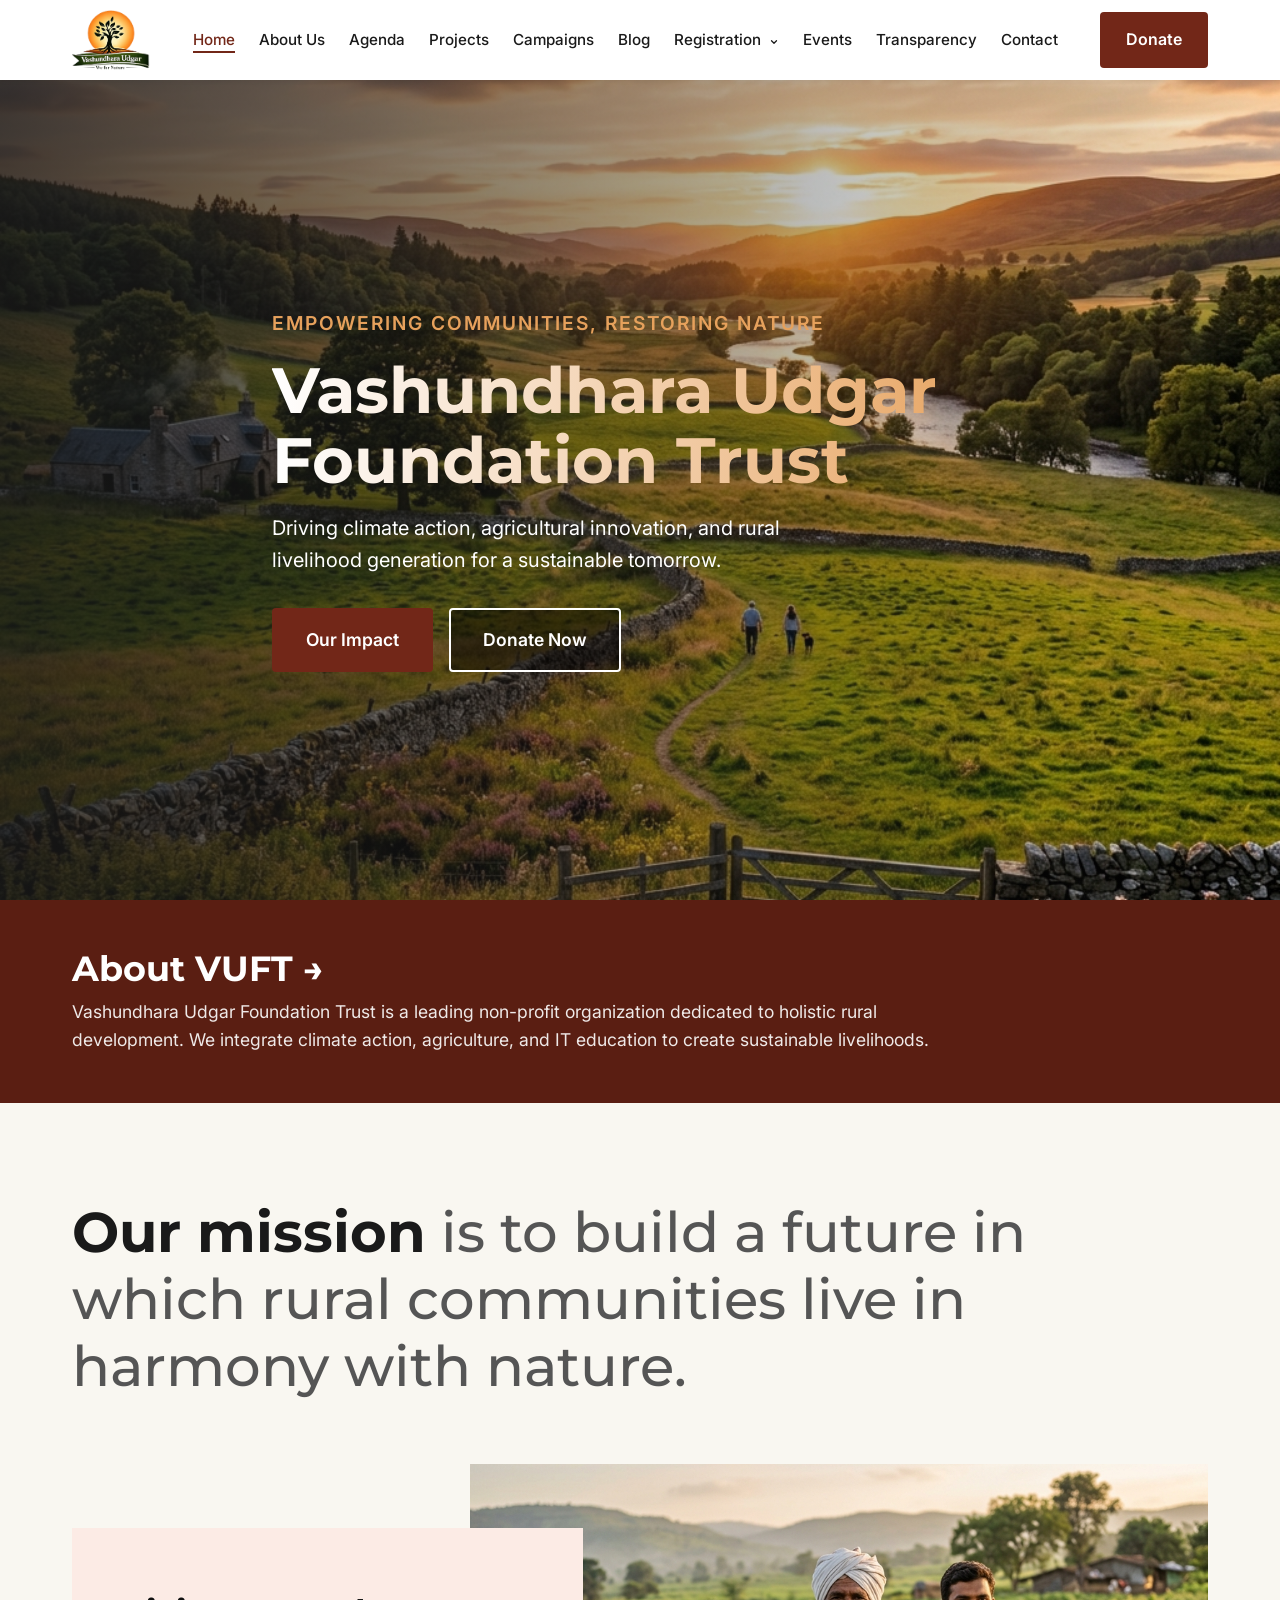
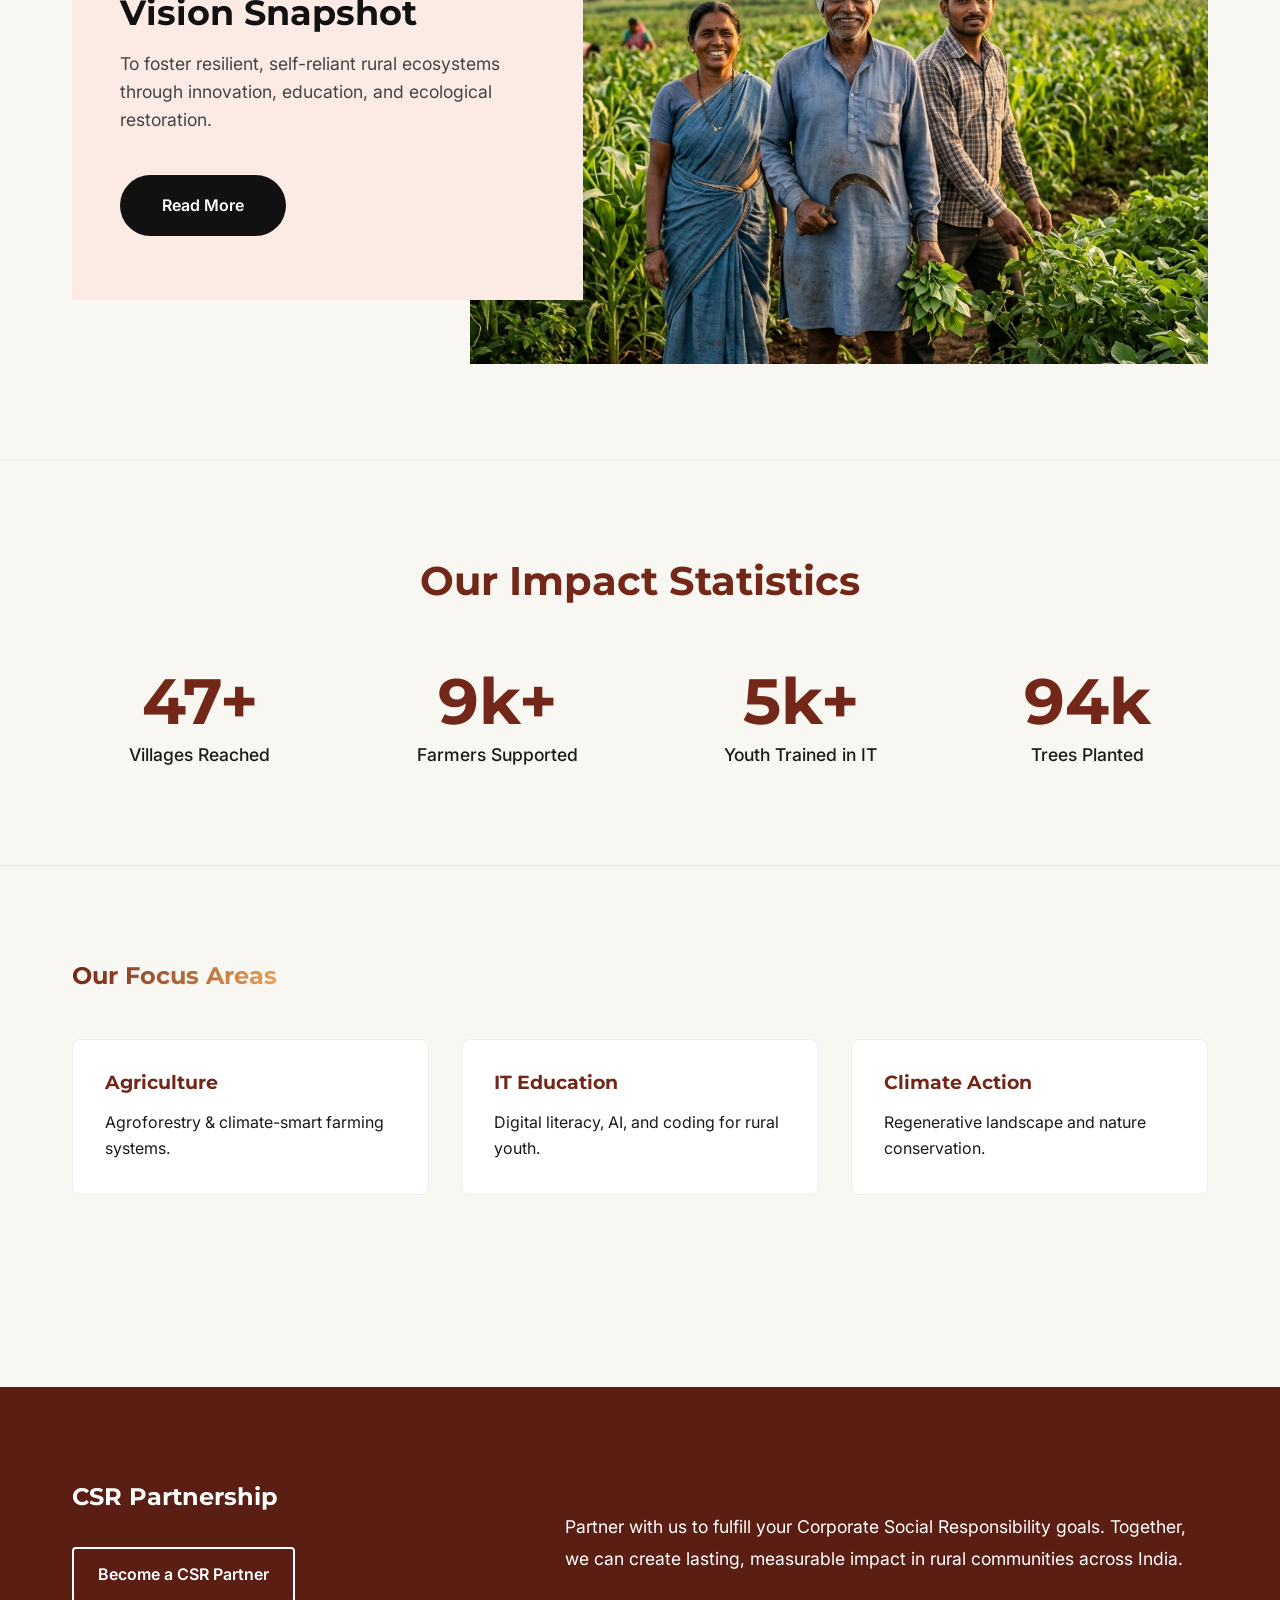
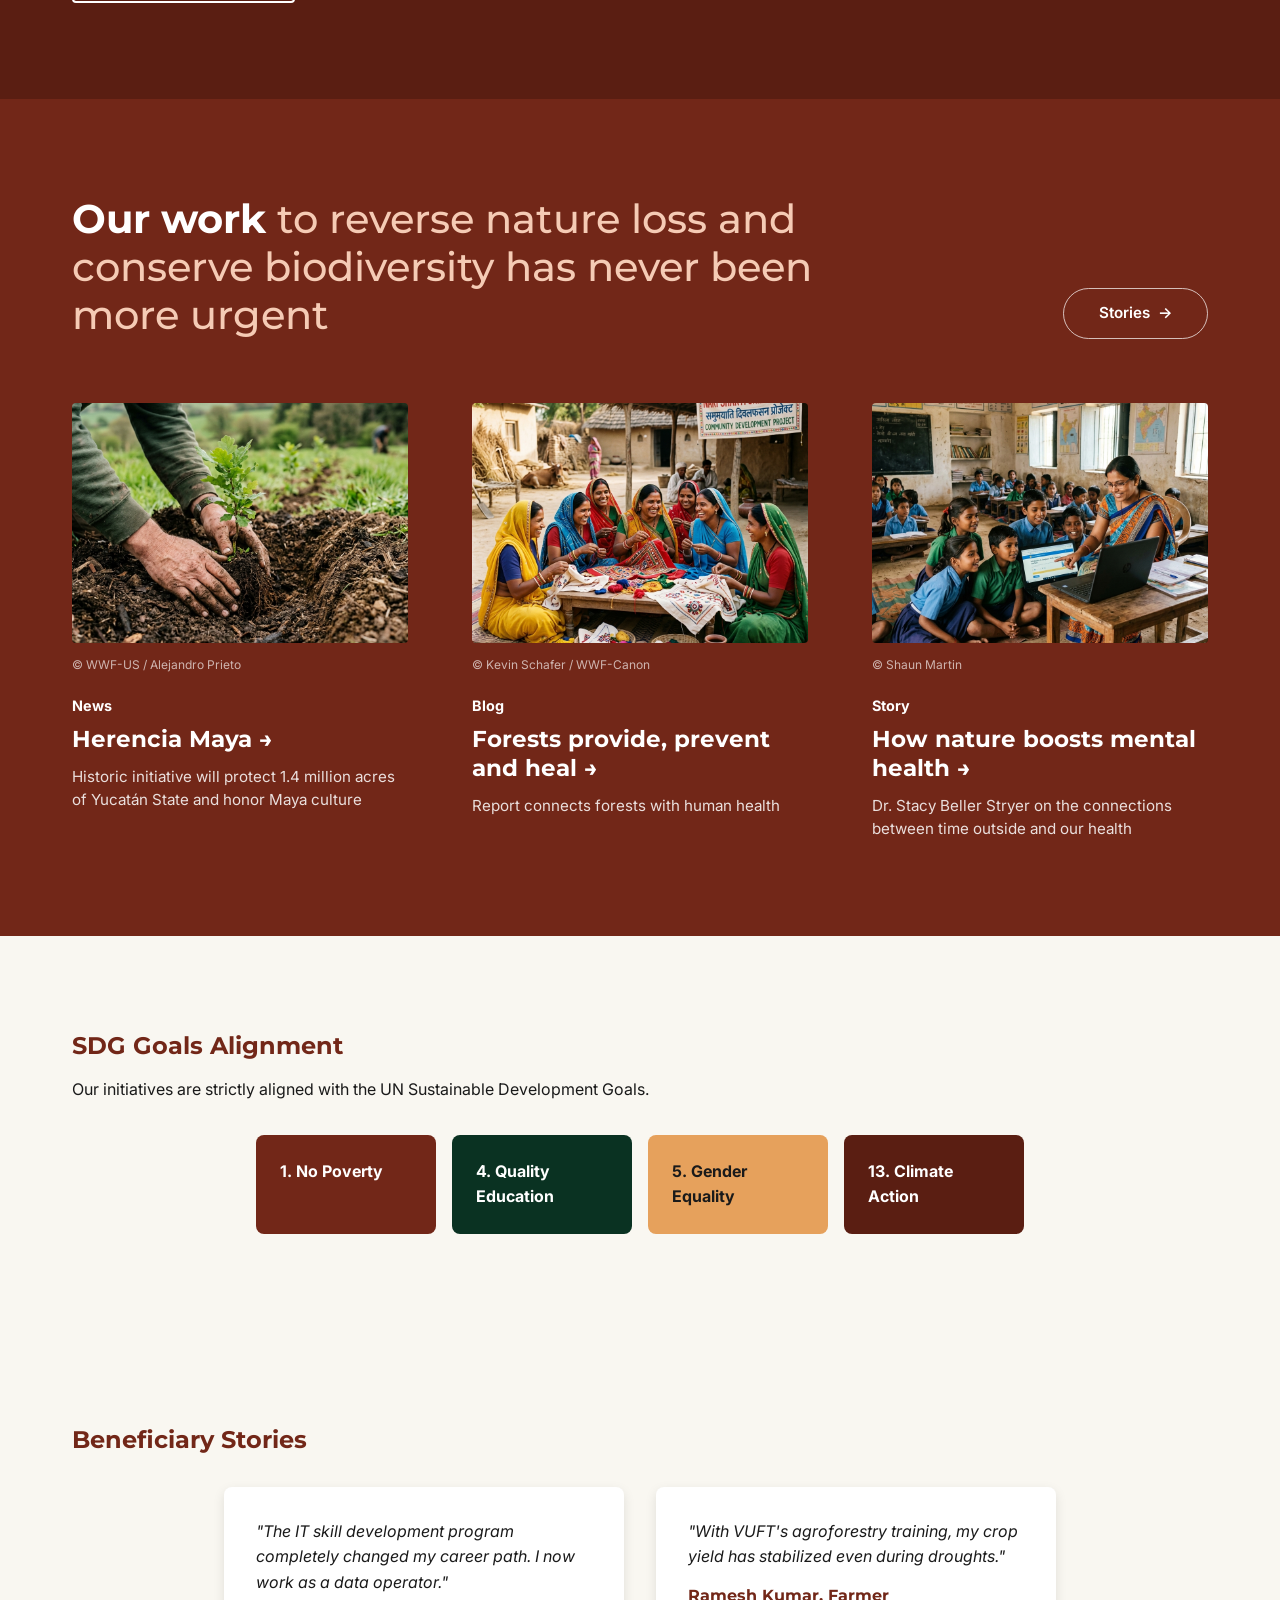
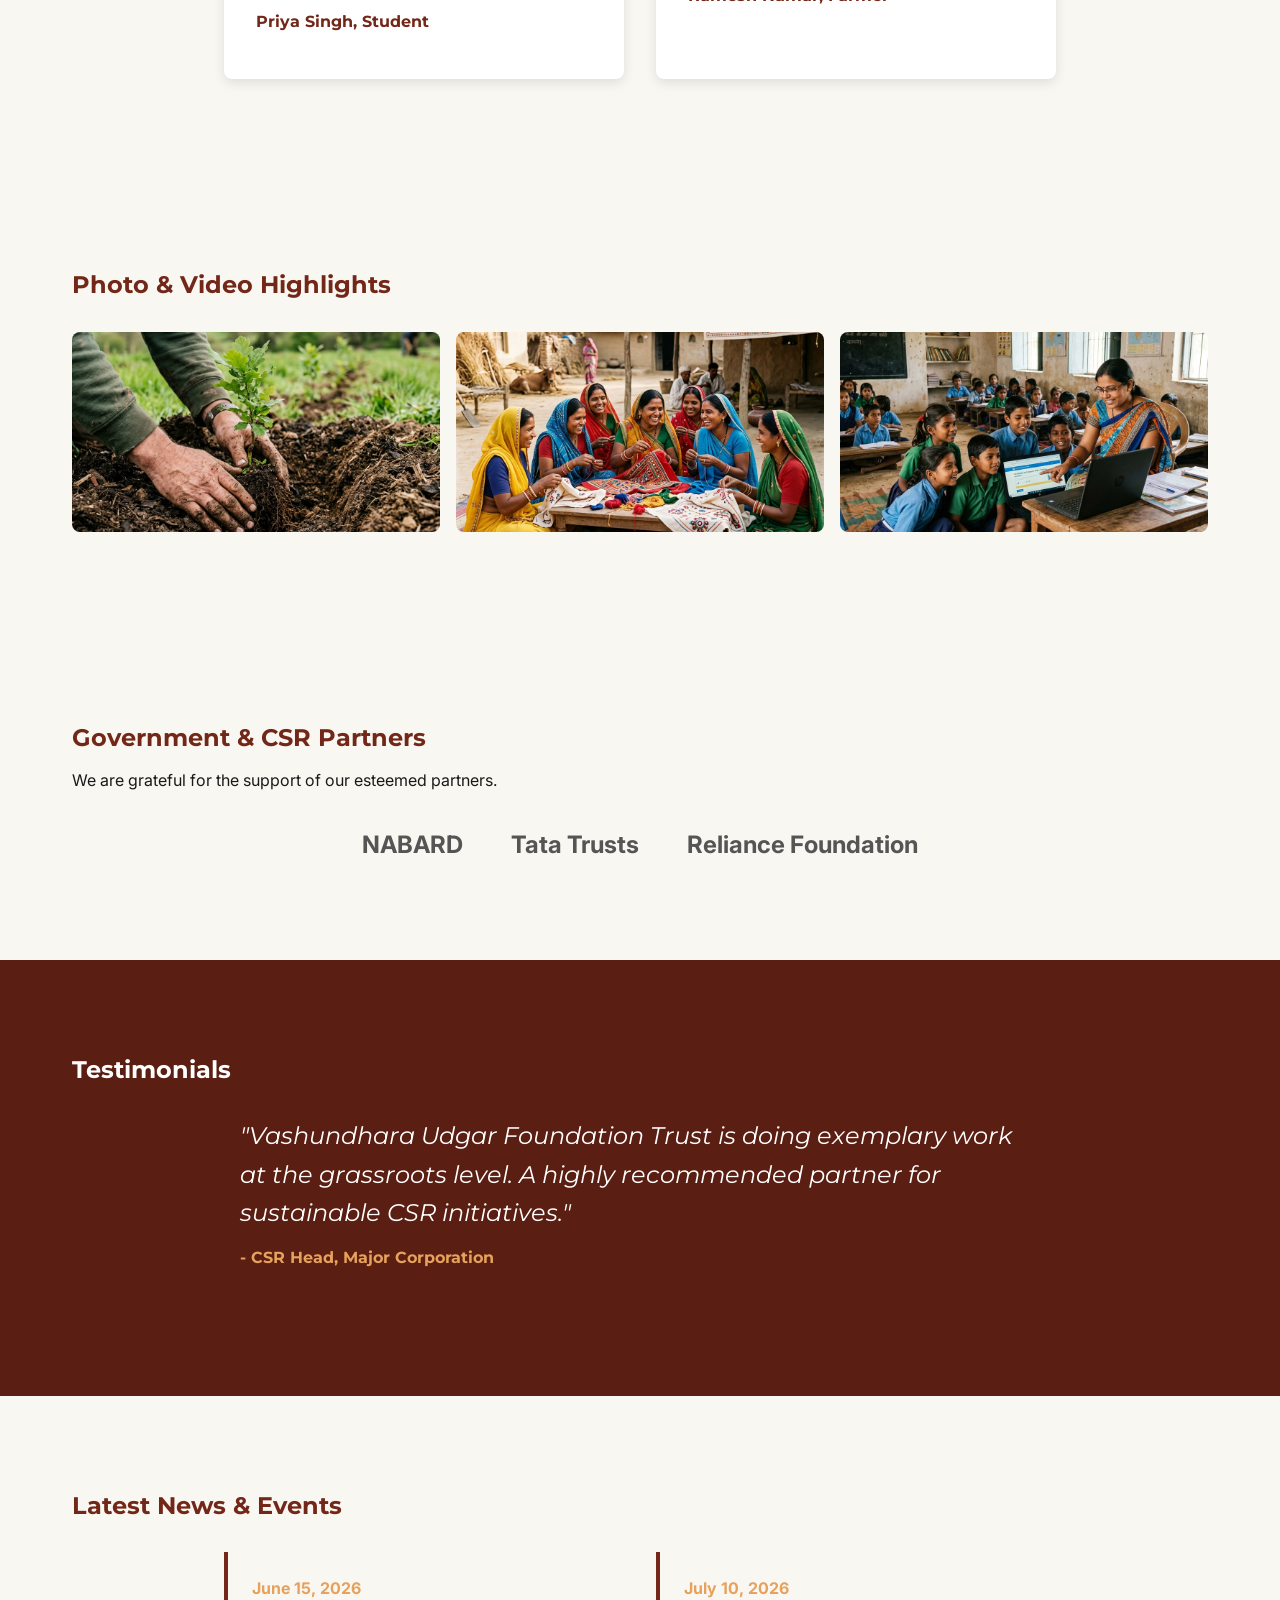
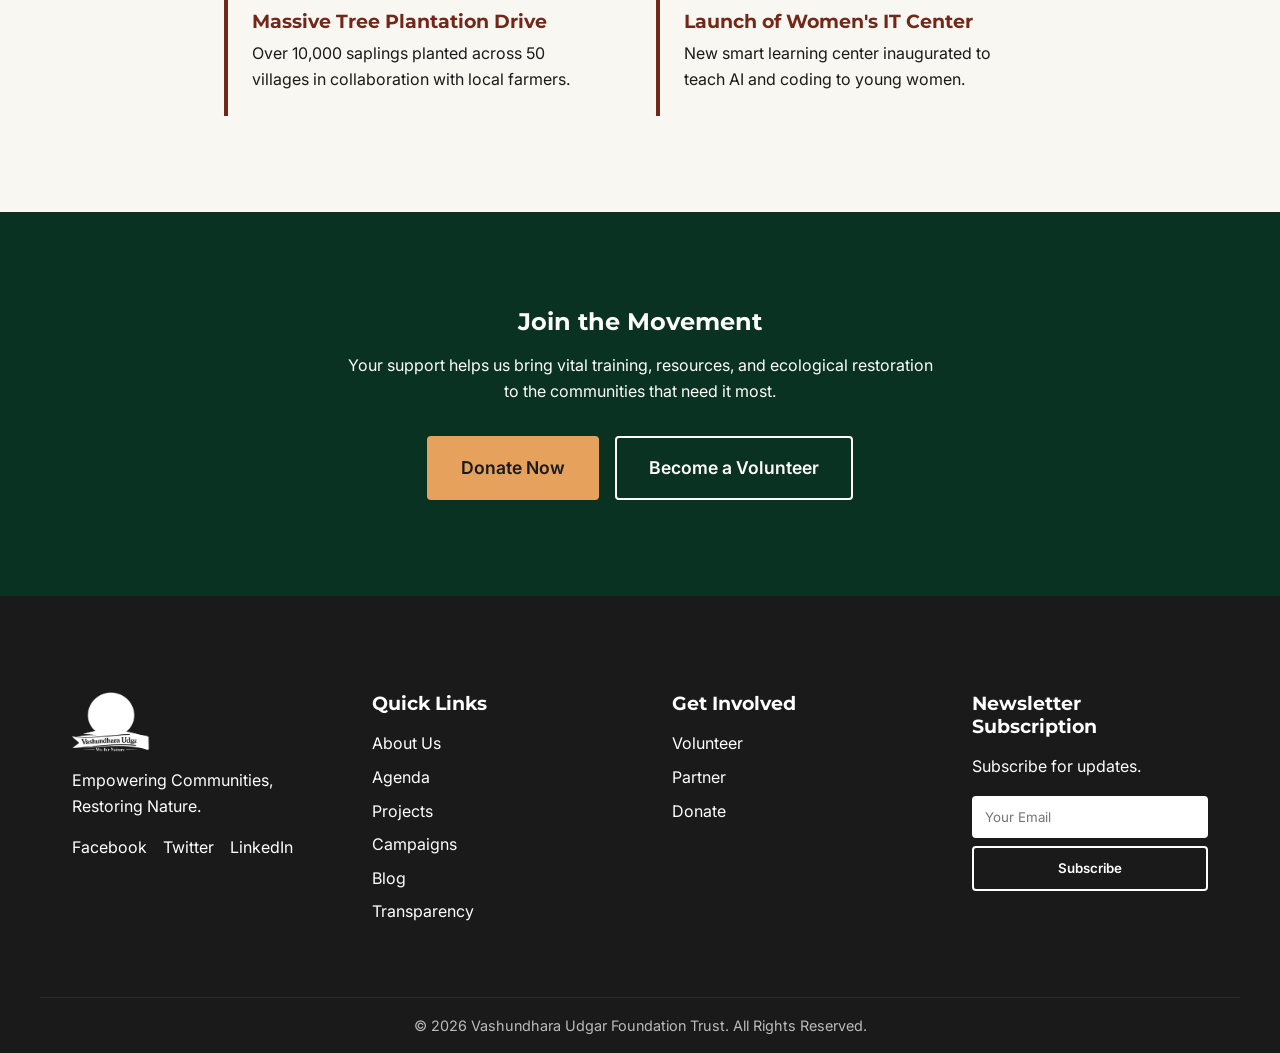
<file: index.html>
<!DOCTYPE html>
<html lang="en">
<head>
    <meta charset="UTF-8">
    <meta name="viewport" content="width=device-width, initial-scale=1.0">
    <meta name="description" content="Vashundhara Udgar Foundation Trust - Empowering rural development, climate action, and education.">
    <title>Vashundhara Udgar Foundation Trust</title>
    <link rel="preconnect" href="https://fonts.googleapis.com">
    <link rel="preconnect" href="https://fonts.gstatic.com" crossorigin>
    <link href="https://fonts.googleapis.com/css2?family=Inter:wght@300;400;500;600;700&family=Montserrat:wght@500;600;700;800&display=swap" rel="stylesheet">
    <link rel="stylesheet" href="style.css">
</head>
<body>
    <!-- Navbar -->
    <header class="header" id="header">
        <div class="container nav-container">
            <a href="index.html" class="logo">
                <img src="assets/images/logo vashundra.png" alt="VUFT Logo" style="height: 60px;">
            </a>
            <nav class="nav-menu" id="nav-menu">
                <ul class="nav-list">
                    <li class="nav-item"><a href="index.html" class="nav-link active">Home</a></li>
                    <li class="nav-item"><a href="about.html" class="nav-link">About Us</a></li>
                    <li class="nav-item"><a href="agenda.html" class="nav-link">Agenda</a></li>
                    <li class="nav-item"><a href="projects.html" class="nav-link">Projects</a></li>
                    <li class="nav-item"><a href="campaigns.html" class="nav-link">Campaigns</a></li>
                    <li class="nav-item"><a href="blog.html" class="nav-link">Blog</a></li>
                    <li class="nav-item dropdown">
                        <a href="registration.html" class="nav-link">Registration <span class="dropdown-icon"><svg width="10" height="10" viewBox="0 0 24 24" fill="none" stroke="currentColor" stroke-width="3" stroke-linecap="round" stroke-linejoin="round" style="vertical-align: middle; display: inline-block; margin-left: 2px;"><polyline points="6 9 12 15 18 9"></polyline></svg></span></a>
                        <ul class="dropdown-menu">
                            <li><a href="partner.html">Partner</a></li>
                            <li><a href="member.html">Member</a></li>
                            <li><a href="volunteer.html">Volunteer</a></li>
                        </ul>
                    </li>
                    <li class="nav-item"><a href="events.html" class="nav-link">Events</a></li>
                    <li class="nav-item"><a href="transparency.html" class="nav-link">Transparency</a></li>
                    <li class="nav-item"><a href="contact.html" class="nav-link">Contact</a></li>
                </ul>
            </nav>
            <div class="nav-actions">
                <a href="donate.html" class="btn btn-primary">Donate</a>
                <button class="menu-toggle" id="menu-toggle" aria-label="Toggle Menu">
                    <span class="bar"></span>
                    <span class="bar"></span>
                    <span class="bar"></span>
                </button>
            </div>
        </div>
    </header>

    <!-- 1. Hero Banner -->
    <section class="hero" id="home">
        <div class="hero-bg">
            <img src="assets/images/hero_banner.png" alt="Rural landscape at sunset" class="hero-img">
            <div class="hero-overlay"></div>
        </div>
        <div class="container hero-content">
            <span class="hero-subtitle animate-up">Empowering Communities, Restoring Nature</span>
            <h1 class="hero-title animate-up delay-1 text-gradient" style="background: linear-gradient(90deg, #FFFFFF 0%, var(--color-accent) 100%); -webkit-background-clip: text; -webkit-text-fill-color: transparent;">Vashundhara Udgar Foundation Trust</h1>
            <p class="hero-desc animate-up delay-2">Driving climate action, agricultural innovation, and rural livelihood generation for a sustainable tomorrow.</p>
            <div class="hero-buttons animate-up delay-3">
                <a href="#projects" class="btn btn-primary btn-lg">Our Impact</a>
                <a href="donate.html" class="btn btn-outline btn-lg" style="background: rgba(0,0,0,0.5);">Donate Now</a>
            </div>
        </div>
    </section>

    <!-- 2. About NGO Introduction Banner -->
    <section class="section about-banner" style="background-color: var(--color-primary-dark); color: white; padding: 3rem 0;">
        <div class="container">
            <a href="about.html" style="color: white; text-decoration: none; display: inline-block; cursor: pointer;" class="animate-on-scroll hover-lift">
                <h2 style="font-size: 2.2rem; margin-bottom: 0.5rem; color: white;">About VUFT &rarr;</h2>
                <p style="font-size: 1.1rem; max-width: 900px; color: rgba(255, 255, 255, 0.9);">Vashundhara Udgar Foundation Trust is a leading non-profit organization dedicated to holistic rural development. We integrate climate action, agriculture, and IT education to create sustainable livelihoods.</p>
            </a>
        </div>
    </section>

    <!-- 3. Vision/Mission Snapshot -->
    <section class="section mission-section">
        <div class="container">
            <div class="mission-intro animate-on-scroll" style="margin-bottom: 4rem;">
                <h2 class="dual-heading" style="font-size: 3.5rem; line-height: 1.2; max-width: 1000px;"><strong>Our mission</strong> is to build a future in which rural communities live in harmony with nature.</h2>
            </div>

            <div class="mission-showcase animate-on-scroll delay-1" style="display: flex; align-items: center; position: relative;">
                <div class="mission-card" style="background-color: #FCEBE5; padding: 4rem 3rem; border-radius: 0; z-index: 2; flex: 0 0 45%; box-shadow: none; margin-right: -10%;">
                    <h3 style="font-size: 2.2rem; margin-bottom: 1rem; color: #111;">Vision Snapshot</h3>
                    <p style="font-size: 1.1rem; color: #444; margin-bottom: 2.5rem; line-height: 1.6;">To foster resilient, self-reliant rural ecosystems through innovation, education, and ecological restoration.</p>
                    <a href="about.html" class="btn" style="background-color: #111; color: white; border-radius: 50px; padding: 1rem 2.5rem; font-weight: 600;">Read More</a>
                </div>
                <div class="mission-image" style="flex: 1; border-radius: 0; overflow: hidden; z-index: 1;">
                    <img src="assets/images/mission.png" alt="Mission in action" style="width: 100%; height: 500px; object-fit: cover; display: block;">
                </div>
            </div>
        </div>
    </section>

    <!-- 4. Impact Statistics Counter -->
    <section class="section impact-section" style="background-color: var(--color-bg-light); border-top: 1px solid rgba(0,0,0,0.05); border-bottom: 1px solid rgba(0,0,0,0.05);">
        <div class="container">
            <h2 class="animate-on-scroll text-center">Our Impact Statistics</h2>
            <div class="stats-grid" style="margin-top: 2rem;">
                <div class="stat-item animate-on-scroll">
                    <span class="stat-number" data-target="50" data-suffix="+">0+</span>
                    <span class="stat-text">Villages Reached</span>
                </div>
                <div class="stat-item animate-on-scroll delay-1">
                    <span class="stat-number" data-target="10" data-suffix="k+">0k+</span>
                    <span class="stat-text">Farmers Supported</span>
                </div>
                <div class="stat-item animate-on-scroll delay-2">
                    <span class="stat-number" data-target="5" data-suffix="k+">0k+</span>
                    <span class="stat-text">Youth Trained in IT</span>
                </div>
                <div class="stat-item animate-on-scroll delay-3">
                    <span class="stat-number" data-target="100" data-suffix="k">0k</span>
                    <span class="stat-text">Trees Planted</span>
                </div>
            </div>
        </div>
    </section>

    <!-- 5. Focus Areas -->
    <section class="section focus-section" style="padding-top: var(--spacing-xl);">
        <div class="container text-center">
            <h2 class="animate-on-scroll text-gradient">Our Focus Areas</h2>
            <div class="projects-grid" style="margin-top: 2rem;">
                <div class="project-card animate-on-scroll" style="background:var(--color-bg-white); border:1px solid #eee;">
                    <div class="project-card-content">
                        <h3 style="color:var(--color-primary);">Agriculture</h3>
                        <p style="color:var(--color-text-dark);">Agroforestry & climate-smart farming systems.</p>
                    </div>
                </div>
                <div class="project-card animate-on-scroll delay-1" style="background:var(--color-bg-white); border:1px solid #eee;">
                    <div class="project-card-content">
                        <h3 style="color:var(--color-primary);">IT Education</h3>
                        <p style="color:var(--color-text-dark);">Digital literacy, AI, and coding for rural youth.</p>
                    </div>
                </div>
                <div class="project-card animate-on-scroll delay-2" style="background:var(--color-bg-white); border:1px solid #eee;">
                    <div class="project-card-content">
                        <h3 style="color:var(--color-primary);">Climate Action</h3>
                        <p style="color:var(--color-text-dark);">Regenerative landscape and nature conservation.</p>
                    </div>
                </div>
            </div>
        </div>
    </section>

    <!-- 6. CSR Partnership Section -->
    <section class="section csr-section bg-primary-dark text-light" style="margin-top: var(--spacing-xl);">
        <div class="container">
            <div style="display: flex; flex-wrap: wrap; gap: 4rem; align-items: center;">
                <div style="flex: 1; min-width: 300px; display: flex; flex-direction: column; justify-content: space-between; min-height: 120px;">
                    <h2 class="text-light animate-on-scroll" style="margin: 0;">CSR Partnership</h2>
                    <div style="margin-top: auto; padding-top: 2rem;">
                        <a href="registration.html" class="btn btn-outline animate-on-scroll delay-2">Become a CSR Partner</a>
                    </div>
                </div>
                <div style="flex: 1.5; min-width: 300px;" class="animate-on-scroll delay-1">
                    <p style="font-size: 1.1rem; line-height: 1.8;">Partner with us to fulfill your Corporate Social Responsibility goals. Together, we can create lasting, measurable impact in rural communities across India.</p>
                </div>
            </div>
        </div>
    </section>

    <!-- 7. Featured/Ongoing Projects -->
    <section class="section projects-section" id="projects">
        <div class="container">
            <div class="projects-section-header animate-on-scroll">
                <h2 class="projects-section-title">
                    <strong>Our work</strong> to reverse nature loss and conserve biodiversity has never been more urgent
                </h2>
                <a href="projects.html" class="btn-stories-outline">Stories <span class="arrow">&rarr;</span></a>
            </div>
            <div class="projects-ref-grid">
                <!-- Card 1 -->
                <div class="project-ref-card animate-on-scroll">
                    <div class="project-img-wrapper">
                        <img src="assets/images/project1.png" alt="Herencia Maya">
                    </div>
                    <span class="project-credit">© WWF-US / Alejandro Prieto</span>
                    <span class="project-category">News</span>
                    <h3 class="project-title">
                        <a href="projects.html">Herencia Maya <span class="arrow">&rarr;</span></a>
                    </h3>
                    <p class="project-description">Historic initiative will protect 1.4 million acres of Yucatán State and honor Maya culture</p>
                </div>
                <!-- Card 2 -->
                <div class="project-ref-card animate-on-scroll delay-1">
                    <div class="project-img-wrapper">
                        <img src="assets/images/project2.png" alt="Forests provide, prevent and heal">
                    </div>
                    <span class="project-credit">© Kevin Schafer / WWF-Canon</span>
                    <span class="project-category">Blog</span>
                    <h3 class="project-title">
                        <a href="projects.html">Forests provide, prevent and heal <span class="arrow">&rarr;</span></a>
                    </h3>
                    <p class="project-description">Report connects forests with human health</p>
                </div>
                <!-- Card 3 -->
                <div class="project-ref-card animate-on-scroll delay-2">
                    <div class="project-img-wrapper">
                        <img src="assets/images/project3.png" alt="How nature boosts mental health">
                    </div>
                    <span class="project-credit">© Shaun Martin</span>
                    <span class="project-category">Story</span>
                    <h3 class="project-title">
                        <a href="projects.html">How nature boosts mental health <span class="arrow">&rarr;</span></a>
                    </h3>
                    <p class="project-description">Dr. Stacy Beller Stryer on the connections between time outside and our health</p>
                </div>
            </div>
        </div>
    </section>

    <!-- 8. SDG Goals Alignment -->
    <section class="section sdg-section" style="background-color: var(--color-bg-light);">
        <div class="container text-center">
            <h2 class="animate-on-scroll">SDG Goals Alignment</h2>
            <p class="animate-on-scroll delay-1">Our initiatives are strictly aligned with the UN Sustainable Development Goals.</p>
            <div class="sdg-grid animate-on-scroll delay-2" style="display:flex; justify-content:center; gap: 1rem; margin-top: 2rem; flex-wrap:wrap;">
                <div style="background:var(--color-primary); color:white; padding:1.5rem; border-radius:8px; width:180px; font-weight:bold;">1. No Poverty</div>
                <div style="background:var(--color-secondary); color:white; padding:1.5rem; border-radius:8px; width:180px; font-weight:bold;">4. Quality Education</div>
                <div style="background:#E6A15C; color:var(--color-text-dark); padding:1.5rem; border-radius:8px; width:180px; font-weight:bold;">5. Gender Equality</div>
                <div style="background:var(--color-primary-dark); color:white; padding:1.5rem; border-radius:8px; width:180px; font-weight:bold;">13. Climate Action</div>
            </div>
        </div>
    </section>

    <!-- 9. Beneficiary Stories -->
    <section class="section stories-section text-center">
        <div class="container">
            <h2 class="animate-on-scroll">Beneficiary Stories</h2>
            <div style="display:flex; gap: 2rem; margin-top: 2rem; justify-content: center; flex-wrap: wrap;">
                <div class="story-card animate-on-scroll delay-1" style="flex:1; max-width: 400px; background:var(--color-bg-white); box-shadow: var(--shadow-md); padding:2rem; border-radius:8px; text-align: left;">
                    <p style="font-style: italic;">"The IT skill development program completely changed my career path. I now work as a data operator."</p>
                    <h4 style="margin-top: 1rem; color:var(--color-primary);">Priya Singh, Student</h4>
                </div>
                <div class="story-card animate-on-scroll delay-2" style="flex:1; max-width: 400px; background:var(--color-bg-white); box-shadow: var(--shadow-md); padding:2rem; border-radius:8px; text-align: left;">
                    <p style="font-style: italic;">"With VUFT's agroforestry training, my crop yield has stabilized even during droughts."</p>
                    <h4 style="margin-top: 1rem; color:var(--color-primary);">Ramesh Kumar, Farmer</h4>
                </div>
            </div>
        </div>
    </section>

    <!-- 10. Photo & Video Highlights -->
    <section class="section gallery-section" style="background-color: var(--color-bg-light);">
        <div class="container text-center">
            <h2 class="animate-on-scroll">Photo & Video Highlights</h2>
            <div style="display:grid; grid-template-columns: repeat(auto-fit, minmax(250px, 1fr)); gap: 1rem; margin-top: 2rem;">
                <img src="assets/images/project1.png" alt="Gallery" style="border-radius:8px; width:100%; height:200px; object-fit:cover;" class="animate-on-scroll">
                <img src="assets/images/project2.png" alt="Gallery" style="border-radius:8px; width:100%; height:200px; object-fit:cover;" class="animate-on-scroll delay-1">
                <img src="assets/images/project3.png" alt="Gallery" style="border-radius:8px; width:100%; height:200px; object-fit:cover;" class="animate-on-scroll delay-2">
            </div>
        </div>
    </section>

    <!-- 11. Government & CSR Partners -->
    <section class="section partners-section">
        <div class="container text-center">
            <h2 class="animate-on-scroll">Government & CSR Partners</h2>
            <p class="animate-on-scroll delay-1">We are grateful for the support of our esteemed partners.</p>
            <div style="display:flex; justify-content:center; gap: 3rem; margin-top: 2rem; flex-wrap:wrap; font-weight:700; color:var(--color-text-muted); font-size: 1.5rem;" class="animate-on-scroll delay-2">
                <span>NABARD</span>
                <span>Tata Trusts</span>
                <span>Reliance Foundation</span>
            </div>
        </div>
    </section>

    <!-- 12. Testimonials -->
    <section class="section testimonials-section bg-primary-dark text-light">
        <div class="container text-center">
            <h2 class="animate-on-scroll text-light">Testimonials</h2>
            <div style="max-width: 800px; margin: 2rem auto;" class="animate-on-scroll delay-1">
                <p style="font-size: 1.5rem; font-family: var(--font-heading); font-style: italic;">"Vashundhara Udgar Foundation Trust is doing exemplary work at the grassroots level. A highly recommended partner for sustainable CSR initiatives."</p>
                <h4 style="margin-top: 1rem; color:var(--color-accent);">- CSR Head, Major Corporation</h4>
            </div>
        </div>
    </section>

    <!-- 13. Latest News & Events -->
    <section class="section news-section">
        <div class="container">
            <h2 class="animate-on-scroll text-center">Latest News & Events</h2>
            <div style="display:flex; gap: 2rem; margin-top: 2rem; justify-content: center; flex-wrap: wrap;">
                <div class="news-card animate-on-scroll" style="flex:1; max-width: 400px; padding: 1.5rem; border-left: 4px solid var(--color-primary); background: var(--color-bg-light);">
                    <span style="color:var(--color-accent); font-weight:bold; display:block; margin-bottom: 0.5rem;">June 15, 2026</span>
                    <h3 style="font-size: 1.2rem; margin-bottom: 0.5rem;">Massive Tree Plantation Drive</h3>
                    <p>Over 10,000 saplings planted across 50 villages in collaboration with local farmers.</p>
                </div>
                <div class="news-card animate-on-scroll delay-1" style="flex:1; max-width: 400px; padding: 1.5rem; border-left: 4px solid var(--color-primary); background: var(--color-bg-light);">
                    <span style="color:var(--color-accent); font-weight:bold; display:block; margin-bottom: 0.5rem;">July 10, 2026</span>
                    <h3 style="font-size: 1.2rem; margin-bottom: 0.5rem;">Launch of Women's IT Center</h3>
                    <p>New smart learning center inaugurated to teach AI and coding to young women.</p>
                </div>
            </div>
        </div>
    </section>

    <!-- 14. Donate CTA & 15. Volunteer CTA -->
    <section class="section cta-section" style="background:var(--color-secondary); color:white; text-align:center;">
        <div class="container">
            <h2 class="text-light animate-on-scroll">Join the Movement</h2>
            <p class="text-light animate-on-scroll delay-1" style="max-width: 600px; margin: 1rem auto;">Your support helps us bring vital training, resources, and ecological restoration to the communities that need it most.</p>
            <div style="display:flex; justify-content:center; gap:1rem; margin-top:2rem;" class="animate-on-scroll delay-2">
                <a href="donate.html" class="btn btn-primary btn-lg" style="background:var(--color-accent); color:var(--color-text-dark);">Donate Now</a>
                <a href="volunteer.html" class="btn btn-outline btn-lg">Become a Volunteer</a>
            </div>
        </div>
    </section>

    <!-- 16. Newsletter Subscription & 17. Quick Links (Footer) -->
    <footer class="footer">
        <div class="container footer-container">
            <div class="footer-col">
                <a href="index.html" class="logo"><img src="assets/images/logo vashundra.png" alt="VUFT Logo" style="height: 60px; filter: brightness(0) invert(1);"></a>
                <p style="margin-top: 1rem;">Empowering Communities, Restoring Nature.</p>
                <div class="social-links">
                    <a href="#">Facebook</a>
                    <a href="#">Twitter</a>
                    <a href="#">LinkedIn</a>
                </div>
            </div>
            <div class="footer-col">
                <h4>Quick Links</h4>
                <ul>
                    <li><a href="about.html">About Us</a></li>
                    <li><a href="agenda.html">Agenda</a></li>
                    <li><a href="projects.html">Projects</a></li>
                    <li><a href="campaigns.html">Campaigns</a></li>
                    <li><a href="blog.html">Blog</a></li>
                    <li><a href="transparency.html">Transparency</a></li>
                </ul>
            </div>
            <div class="footer-col">
                <h4>Get Involved</h4>
                <ul>
                    <li><a href="volunteer.html">Volunteer</a></li>
                    <li><a href="partner.html">Partner</a></li>
                    <li><a href="donate.html">Donate</a></li>
                </ul>
            </div>
            <div class="footer-col">
                <h4>Newsletter Subscription</h4>
                <p>Subscribe for updates.</p>
                <form class="newsletter-form">
                    <input type="email" placeholder="Your Email" required>
                    <button type="submit" class="btn btn-outline">Subscribe</button>
                </form>
            </div>
        </div>
        <div class="container footer-bottom">
            <p>&copy; 2026 Vashundhara Udgar Foundation Trust. All Rights Reserved.</p>
        </div>
    </footer>

    <script src="script.js"></script>
</body>
</html>
</file>
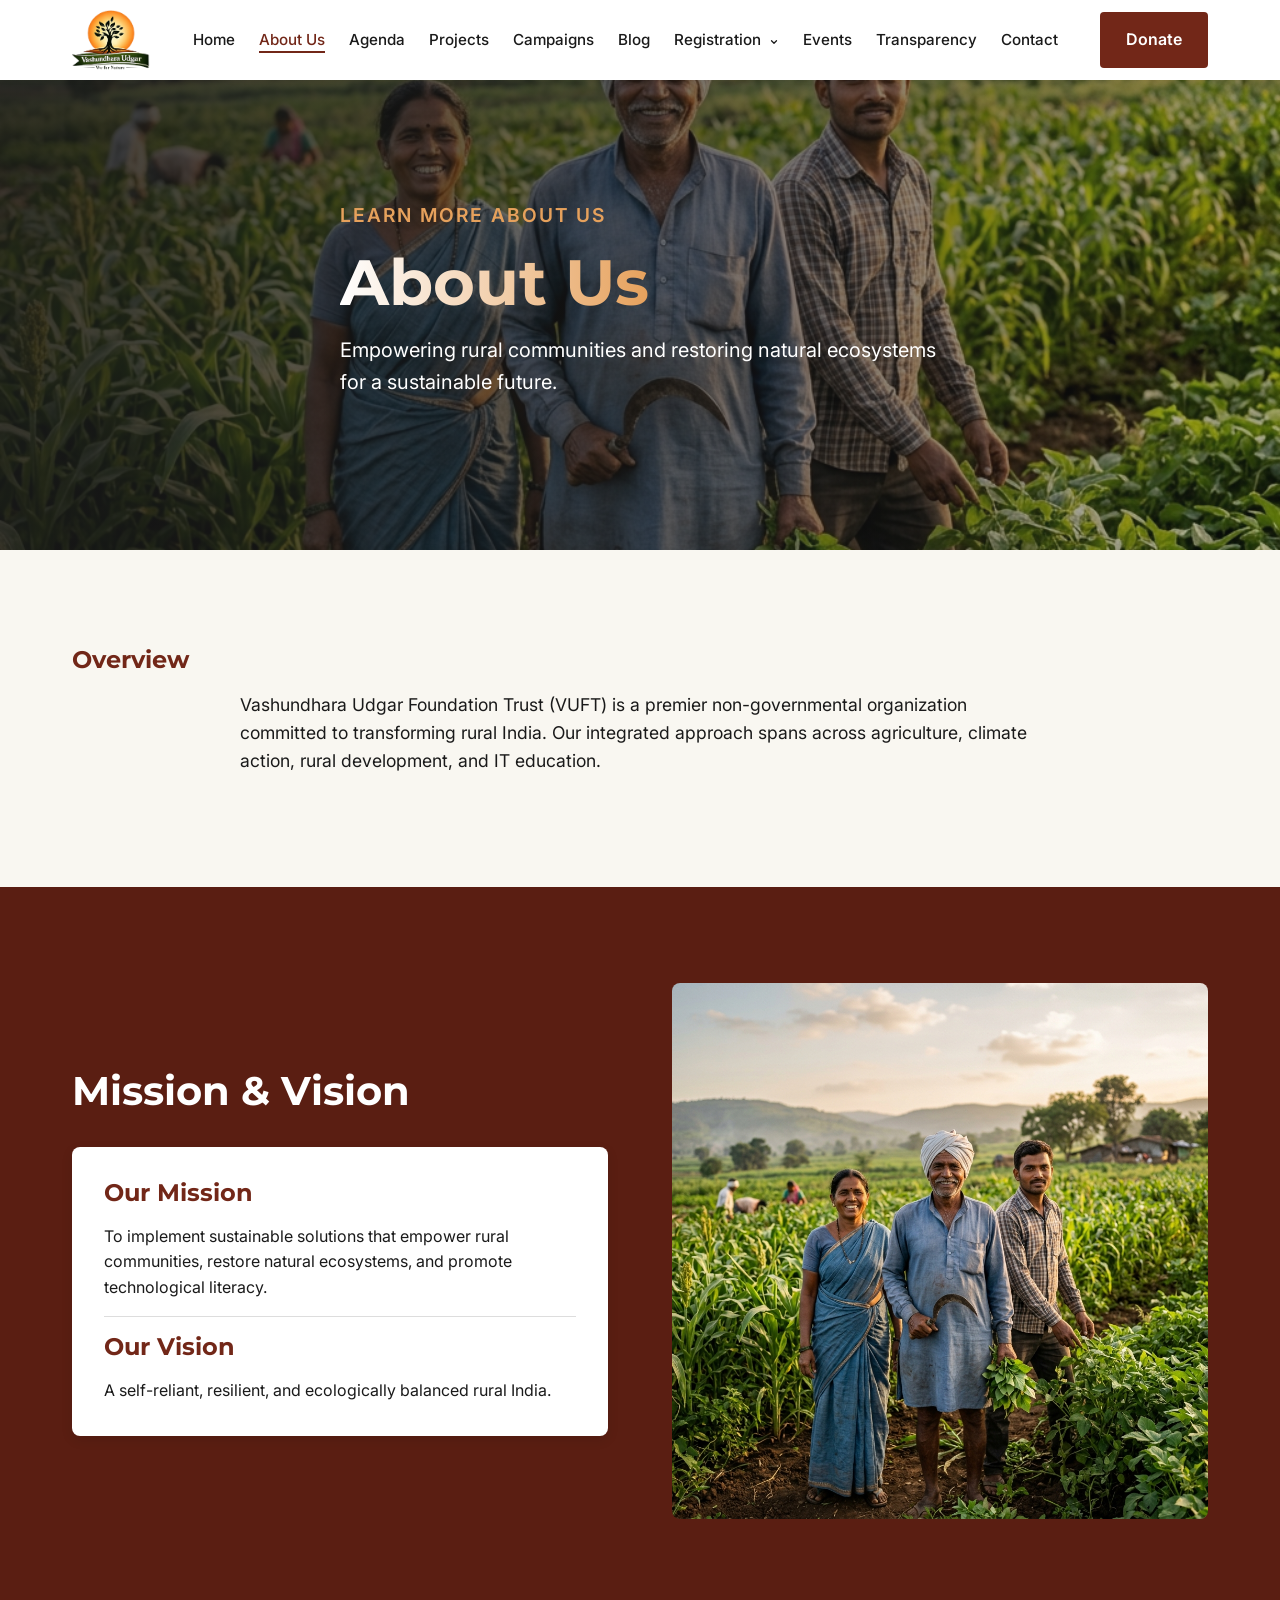
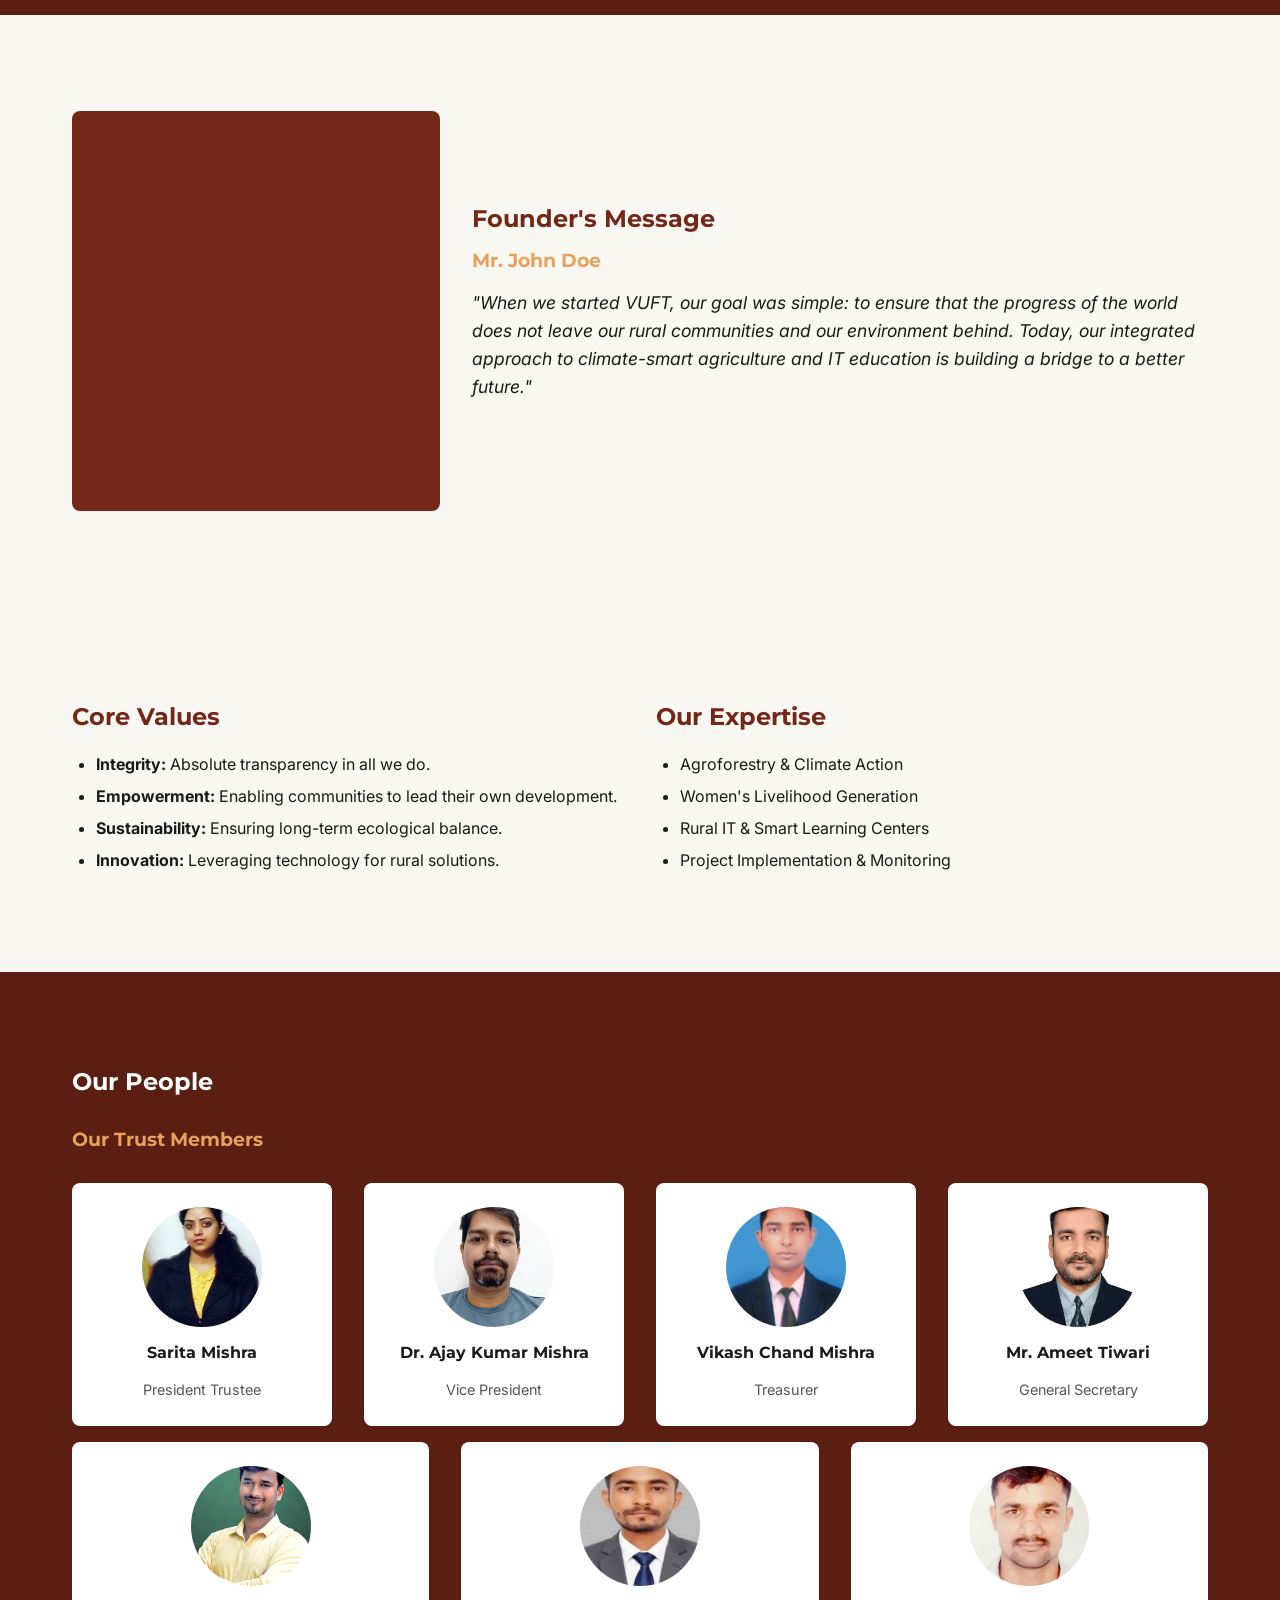
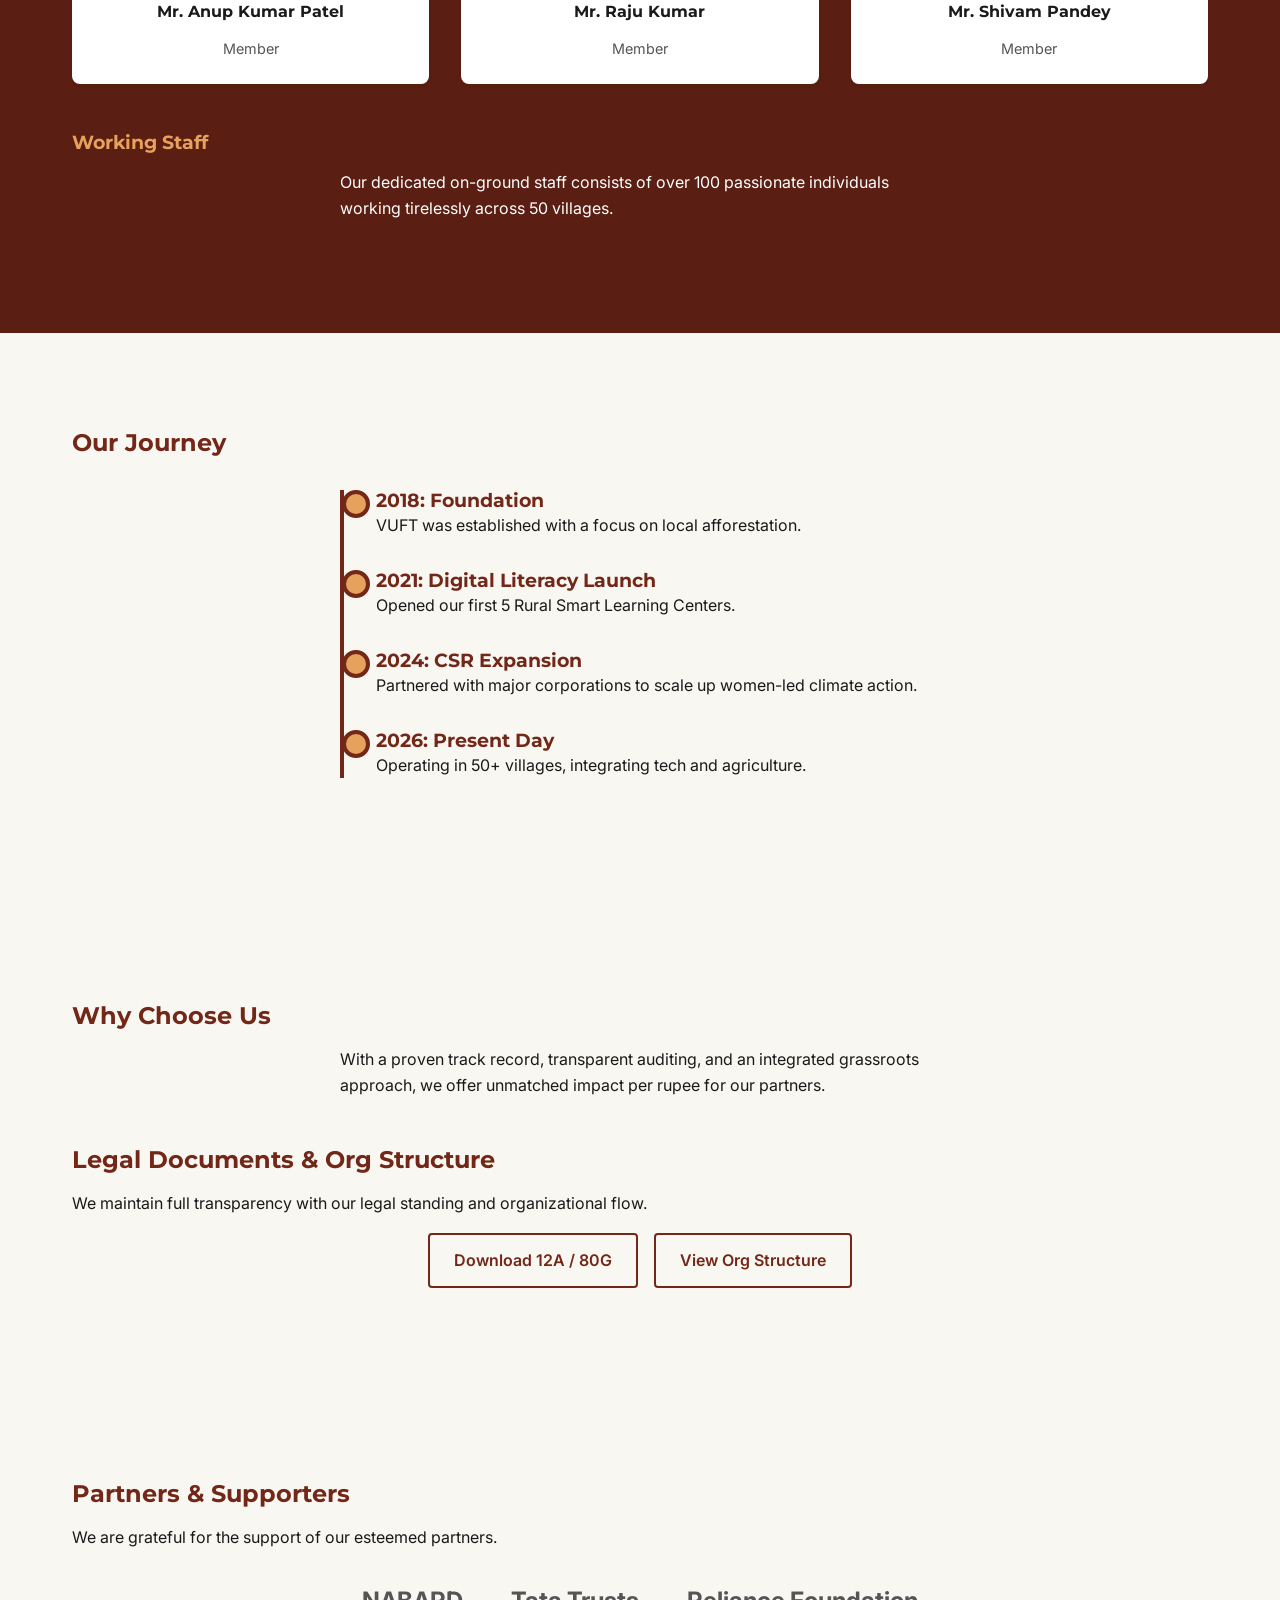
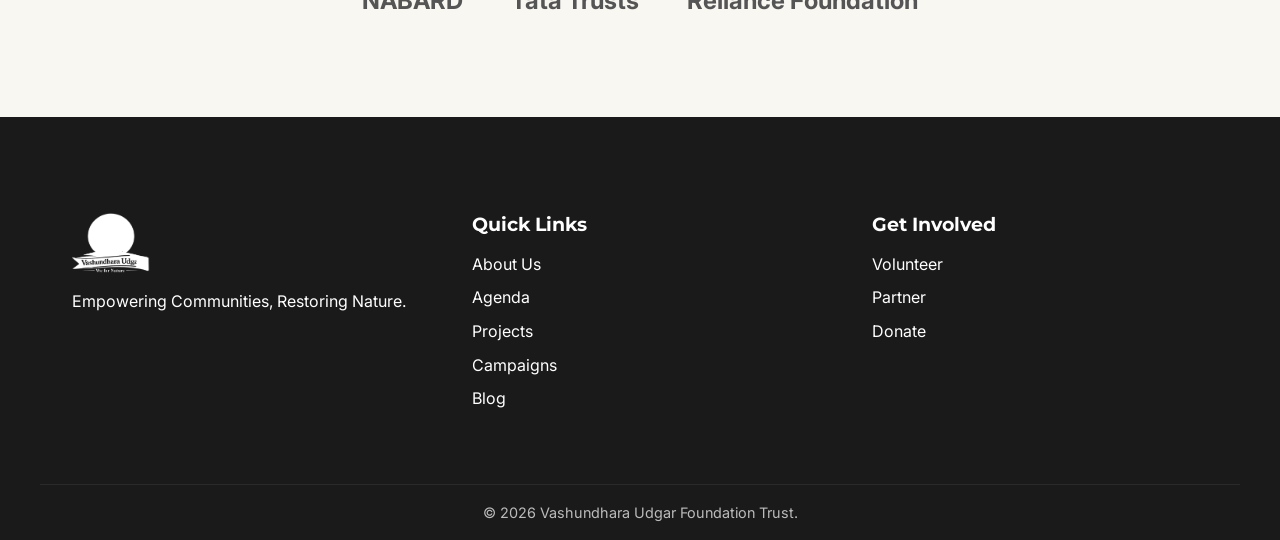
<file: about.html>
<!DOCTYPE html>
<html lang="en">
<head>
    <meta charset="UTF-8">
    <meta name="viewport" content="width=device-width, initial-scale=1.0">
    <title>About Us | Vashundhara Udgar Foundation Trust</title>
    <link rel="preconnect" href="https://fonts.googleapis.com">
    <link rel="preconnect" href="https://fonts.gstatic.com" crossorigin>
    <link href="https://fonts.googleapis.com/css2?family=Inter:wght@300;400;500;600;700&family=Montserrat:wght@500;600;700;800&display=swap" rel="stylesheet">
    <link rel="stylesheet" href="style.css">
    <style>
        .inner-hero {
            padding: 120px 0 60px;
            background-color: var(--color-primary-dark);
            color: var(--color-text-light);
            text-align: center;
        }
        .inner-hero h1 {
            color: var(--color-text-light);
            font-size: 3.5rem;
            margin-bottom: 1rem;
        }
        .team-grid {
            display: grid;
            grid-template-columns: repeat(auto-fit, minmax(200px, 1fr));
            gap: 2rem;
            margin-top: 2rem;
        }
        .team-member {
            text-align: center;
            background: var(--color-bg-white);
            padding: 1.5rem;
            border-radius: 8px;
            box-shadow: var(--shadow-sm);
        }
        .team-member img {
            width: 120px;
            height: 120px;
            border-radius: 50%;
            object-fit: cover;
            margin: 0 auto 1rem;
            background: #ccc;
        }
        .timeline {
            border-left: 4px solid var(--color-primary);
            padding-left: 2rem;
            margin-left: 2rem;
        }
        .timeline-item {
            position: relative;
            margin-bottom: 2rem;
        }
        .timeline-item::before {
            content: '';
            position: absolute;
            left: -34px;
            top: 0;
            width: 20px;
            height: 20px;
            border-radius: 50%;
            background: var(--color-accent);
            border: 4px solid var(--color-primary);
        }
    </style>
</head>
<body>
    <!-- Navbar -->
    <header class="header" id="header">
        <div class="container nav-container">
            <a href="index.html" class="logo">
                <img src="assets/images/logo vashundra.png" alt="VUFT Logo" style="height: 60px;">
            </a>
            <nav class="nav-menu" id="nav-menu">
                <ul class="nav-list">
                    <li class="nav-item"><a href="index.html" class="nav-link">Home</a></li>
                    <li class="nav-item"><a href="about.html" class="nav-link active">About Us</a></li>
                    <li class="nav-item"><a href="agenda.html" class="nav-link">Agenda</a></li>
                    <li class="nav-item"><a href="projects.html" class="nav-link">Projects</a></li>
                    <li class="nav-item"><a href="campaigns.html" class="nav-link">Campaigns</a></li>
                    <li class="nav-item"><a href="blog.html" class="nav-link">Blog</a></li>
                    <li class="nav-item dropdown">
                        <a href="registration.html" class="nav-link">Registration <span class="dropdown-icon"><svg width="10" height="10" viewBox="0 0 24 24" fill="none" stroke="currentColor" stroke-width="3" stroke-linecap="round" stroke-linejoin="round" style="vertical-align: middle; display: inline-block; margin-left: 2px;"><polyline points="6 9 12 15 18 9"></polyline></svg></span></a>
                        <ul class="dropdown-menu">
                            <li><a href="partner.html">Partner</a></li>
                            <li><a href="member.html">Member</a></li>
                            <li><a href="volunteer.html">Volunteer</a></li>
                        </ul>
                    </li>
                    <li class="nav-item"><a href="events.html" class="nav-link">Events</a></li>
                    <li class="nav-item"><a href="transparency.html" class="nav-link">Transparency</a></li>
                    <li class="nav-item"><a href="contact.html" class="nav-link">Contact</a></li>
                </ul>
            </nav>
            <div class="nav-actions">
                <a href="donate.html" class="btn btn-primary">Donate</a>
                <button class="menu-toggle" id="menu-toggle" aria-label="Toggle Menu">
                    <span class="bar"></span>
                    <span class="bar"></span>
                    <span class="bar"></span>
                </button>
            </div>
        </div>
    </header>

    <!-- Hero -->
    <section class="inner-page-hero" id="home">
        <div class="hero-bg">
            <img src="assets/images/mission.png" alt="About Vashundhara Udgar Foundation Trust" class="hero-img">
            <div class="hero-overlay"></div>
        </div>
        <div class="container hero-content">
            <span class="hero-subtitle animate-up">LEARN MORE ABOUT US</span>
            <h1 class="hero-title animate-up delay-1 text-gradient" style="background: linear-gradient(90deg, #FFFFFF 0%, var(--color-accent) 100%); -webkit-background-clip: text; -webkit-text-fill-color: transparent;">About Us</h1>
            <p class="hero-desc animate-up delay-2">Empowering rural communities and restoring natural ecosystems for a sustainable future.</p>
        </div>
    </section>

    <!-- Overview -->
    <section class="section">
        <div class="container text-center animate-on-scroll">
            <h2>Overview</h2>
            <p style="max-width: 800px; margin: 1rem auto; font-size: 1.1rem;">Vashundhara Udgar Foundation Trust (VUFT) is a premier non-governmental organization committed to transforming rural India. Our integrated approach spans across agriculture, climate action, rural development, and IT education.</p>
        </div>
    </section>

    <!-- Mission & Vision -->
    <section class="section mission-section bg-primary-dark text-light">
        <div class="container mission-container">
            <div class="mission-content animate-on-scroll">
                <h2 class="text-light">Mission & Vision</h2>
                <div class="mission-card" style="margin-right: 0; color: var(--color-text-dark);">
                    <h3 style="color:var(--color-primary);">Our Mission</h3>
                    <p>To implement sustainable solutions that empower rural communities, restore natural ecosystems, and promote technological literacy.</p>
                    <hr style="margin: 1rem 0; border: none; border-top: 1px solid #ddd;">
                    <h3 style="color:var(--color-primary);">Our Vision</h3>
                    <p>A self-reliant, resilient, and ecologically balanced rural India.</p>
                </div>
            </div>
            <div class="mission-image animate-on-scroll delay-1">
                <img src="assets/images/mission.png" alt="Mission">
            </div>
        </div>
    </section>

    <!-- Founder's Message -->
    <section class="section" style="background: var(--color-bg-light);">
        <div class="container">
            <div style="display: flex; gap: 2rem; align-items: center; flex-wrap: wrap;">
                <div style="flex: 1; min-width: 300px;" class="animate-on-scroll">
                    <!-- Placeholder for Founder Image -->
                    <div style="background: var(--color-primary); height: 400px; border-radius: 8px;"></div>
                </div>
                <div style="flex: 2; min-width: 300px;" class="animate-on-scroll delay-1">
                    <h2>Founder's Message</h2>
                    <h3 style="color: var(--color-accent); margin-bottom: 1rem;">Mr. John Doe</h3>
                    <p style="font-size: 1.1rem; font-style: italic; margin-bottom: 1rem;">"When we started VUFT, our goal was simple: to ensure that the progress of the world does not leave our rural communities and our environment behind. Today, our integrated approach to climate-smart agriculture and IT education is building a bridge to a better future."</p>
                </div>
            </div>
        </div>
    </section>

    <!-- Core Values & Expertise -->
    <section class="section">
        <div class="container">
            <div style="display: flex; gap: 2rem; flex-wrap: wrap;">
                <div style="flex: 1;" class="animate-on-scroll">
                    <h2>Core Values</h2>
                    <ul style="list-style: disc; padding-left: 1.5rem; line-height: 2;">
                        <li><strong>Integrity:</strong> Absolute transparency in all we do.</li>
                        <li><strong>Empowerment:</strong> Enabling communities to lead their own development.</li>
                        <li><strong>Sustainability:</strong> Ensuring long-term ecological balance.</li>
                        <li><strong>Innovation:</strong> Leveraging technology for rural solutions.</li>
                    </ul>
                </div>
                <div style="flex: 1;" class="animate-on-scroll delay-1">
                    <h2>Our Expertise</h2>
                    <ul style="list-style: disc; padding-left: 1.5rem; line-height: 2;">
                        <li>Agroforestry & Climate Action</li>
                        <li>Women's Livelihood Generation</li>
                        <li>Rural IT & Smart Learning Centers</li>
                        <li>Project Implementation & Monitoring</li>
                    </ul>
                </div>
            </div>
        </div>
    </section>

    <!-- Teams -->
    <section class="section bg-primary-dark text-light">
        <div class="container">
            <h2 class="text-center animate-on-scroll text-light">Our People</h2>
            
            <h3 class="text-center" style="color: var(--color-accent); margin-top: 2rem;">Our Trust Members</h3>
            <div class="team-grid animate-on-scroll delay-1">
                <div class="team-member"><img src="assets/images/1. saritamishrapresidentTrustee.jpeg" alt="Sarita Mishra"><h4 style="color: var(--color-text-dark);">Sarita Mishra</h4><p style="color: var(--color-text-muted); font-size: 0.9rem;">President Trustee</p></div>
                <div class="team-member"><img src="assets/images/2. drajaykumarmishravicePresident.jpeg" alt="Dr. Ajay Kumar Mishra"><h4 style="color: var(--color-text-dark);">Dr. Ajay Kumar Mishra</h4><p style="color: var(--color-text-muted); font-size: 0.9rem;">Vice President</p></div>
                <div class="team-member"><img src="assets/images/3. vikashchandmishratreasurer.jpg.jpeg" alt="Vikash Chand Mishra"><h4 style="color: var(--color-text-dark);">Vikash Chand Mishra</h4><p style="color: var(--color-text-muted); font-size: 0.9rem;">Treasurer</p></div>
                <div class="team-member"><img src="assets/images/4. mrameettiwarigeneralsecreatry.jpeg" alt="Mr. Ameet Tiwari"><h4 style="color: var(--color-text-dark);">Mr. Ameet Tiwari</h4><p style="color: var(--color-text-muted); font-size: 0.9rem;">General Secretary</p></div>
            </div>

            <div class="team-grid animate-on-scroll delay-2" style="margin-top: 1rem;">
                <div class="team-member"><img src="assets/images/5. mranupkumarpatelmember.jpeg" alt="Mr. Anup Kumar Patel"><h4 style="color: var(--color-text-dark);">Mr. Anup Kumar Patel</h4><p style="color: var(--color-text-muted); font-size: 0.9rem;">Member</p></div>
                <div class="team-member"><img src="assets/images/6. mrrajukumarmember.jpg.jpeg" alt="Mr. Raju Kumar"><h4 style="color: var(--color-text-dark);">Mr. Raju Kumar</h4><p style="color: var(--color-text-muted); font-size: 0.9rem;">Member</p></div>
                <div class="team-member"><img src="assets/images/7. mrshivampandeymember.jpeg" alt="Mr. Shivam Pandey"><h4 style="color: var(--color-text-dark);">Mr. Shivam Pandey</h4><p style="color: var(--color-text-muted); font-size: 0.9rem;">Member</p></div>
            </div>
            
            <h3 class="text-center" style="color: var(--color-accent); margin-top: 3rem;">Working Staff</h3>
            <p class="text-center animate-on-scroll delay-3" style="max-width: 600px; margin: 1rem auto;">Our dedicated on-ground staff consists of over 100 passionate individuals working tirelessly across 50 villages.</p>
        </div>
    </section>

    <!-- Timeline / Journey -->
    <section class="section" style="background: var(--color-bg-light);">
        <div class="container">
            <h2 class="text-center animate-on-scroll">Our Journey</h2>
            <div class="timeline animate-on-scroll delay-1" style="max-width: 600px; margin: 2rem auto;">
                <div class="timeline-item">
                    <h3 style="margin-bottom: 0;">2018: Foundation</h3>
                    <p>VUFT was established with a focus on local afforestation.</p>
                </div>
                <div class="timeline-item">
                    <h3 style="margin-bottom: 0;">2021: Digital Literacy Launch</h3>
                    <p>Opened our first 5 Rural Smart Learning Centers.</p>
                </div>
                <div class="timeline-item">
                    <h3 style="margin-bottom: 0;">2024: CSR Expansion</h3>
                    <p>Partnered with major corporations to scale up women-led climate action.</p>
                </div>
                <div class="timeline-item">
                    <h3 style="margin-bottom: 0;">2026: Present Day</h3>
                    <p>Operating in 50+ villages, integrating tech and agriculture.</p>
                </div>
            </div>
        </div>
    </section>

    <!-- Documents, Org Structure, Why Choose Us -->
    <section class="section">
        <div class="container text-center animate-on-scroll">
            <h2>Why Choose Us</h2>
            <p style="max-width: 600px; margin: 1rem auto;">With a proven track record, transparent auditing, and an integrated grassroots approach, we offer unmatched impact per rupee for our partners.</p>
            
            <h2 style="margin-top: 3rem;">Legal Documents & Org Structure</h2>
            <p style="margin-bottom: 1rem;">We maintain full transparency with our legal standing and organizational flow.</p>
            <div style="display: flex; gap: 1rem; justify-content: center;">
                <a href="#" class="btn btn-outline" style="border-color: var(--color-primary); color: var(--color-primary);">Download 12A / 80G</a>
                <a href="#" class="btn btn-outline" style="border-color: var(--color-primary); color: var(--color-primary);">View Org Structure</a>
            </div>
        </div>
    </section>

    <!-- Partners -->
    <section class="section partners-section" style="background: var(--color-bg-light);">
        <div class="container text-center">
            <h2 class="animate-on-scroll">Partners & Supporters</h2>
            <p class="animate-on-scroll delay-1">We are grateful for the support of our esteemed partners.</p>
            <div style="display:flex; justify-content:center; gap: 3rem; margin-top: 2rem; flex-wrap:wrap; font-weight:700; color:var(--color-text-muted); font-size: 1.5rem;" class="animate-on-scroll delay-2">
                <span>NABARD</span>
                <span>Tata Trusts</span>
                <span>Reliance Foundation</span>
            </div>
        </div>
    </section>

    <!-- Footer -->
    <footer class="footer">
        <!-- Reused Footer Content from index.html -->
        <div class="container footer-container">
            <div class="footer-col">
                <a href="index.html" class="logo"><img src="assets/images/logo vashundra.png" alt="VUFT Logo" style="height: 60px; filter: brightness(0) invert(1);"></a>
                <p style="margin-top: 1rem;">Empowering Communities, Restoring Nature.</p>
            </div>
            <div class="footer-col">
                <h4>Quick Links</h4>
                <ul>
                    <li><a href="about.html">About Us</a></li>
                    <li><a href="agenda.html">Agenda</a></li>
                    <li><a href="projects.html">Projects</a></li>
                    <li><a href="campaigns.html">Campaigns</a></li>
                    <li><a href="blog.html">Blog</a></li>
                </ul>
            </div>
            <div class="footer-col">
                <h4>Get Involved</h4>
                <ul>
                    <li><a href="volunteer.html">Volunteer</a></li>
                    <li><a href="partner.html">Partner</a></li>
                    <li><a href="donate.html">Donate</a></li>
                </ul>
            </div>
        </div>
        <div class="container footer-bottom">
            <p>&copy; 2026 Vashundhara Udgar Foundation Trust.</p>
        </div>
    </footer>

    <script src="script.js"></script>
    <script>
        // Adding the img-placeholder style dynamically for the team section
        document.querySelectorAll('.img-placeholder').forEach(el => {
            el.style.width = '120px';
            el.style.height = '120px';
            el.style.borderRadius = '50%';
            el.style.backgroundColor = '#ccc';
            el.style.margin = '0 auto 1rem';
        });
    </script>
</body>
</html>
</file>
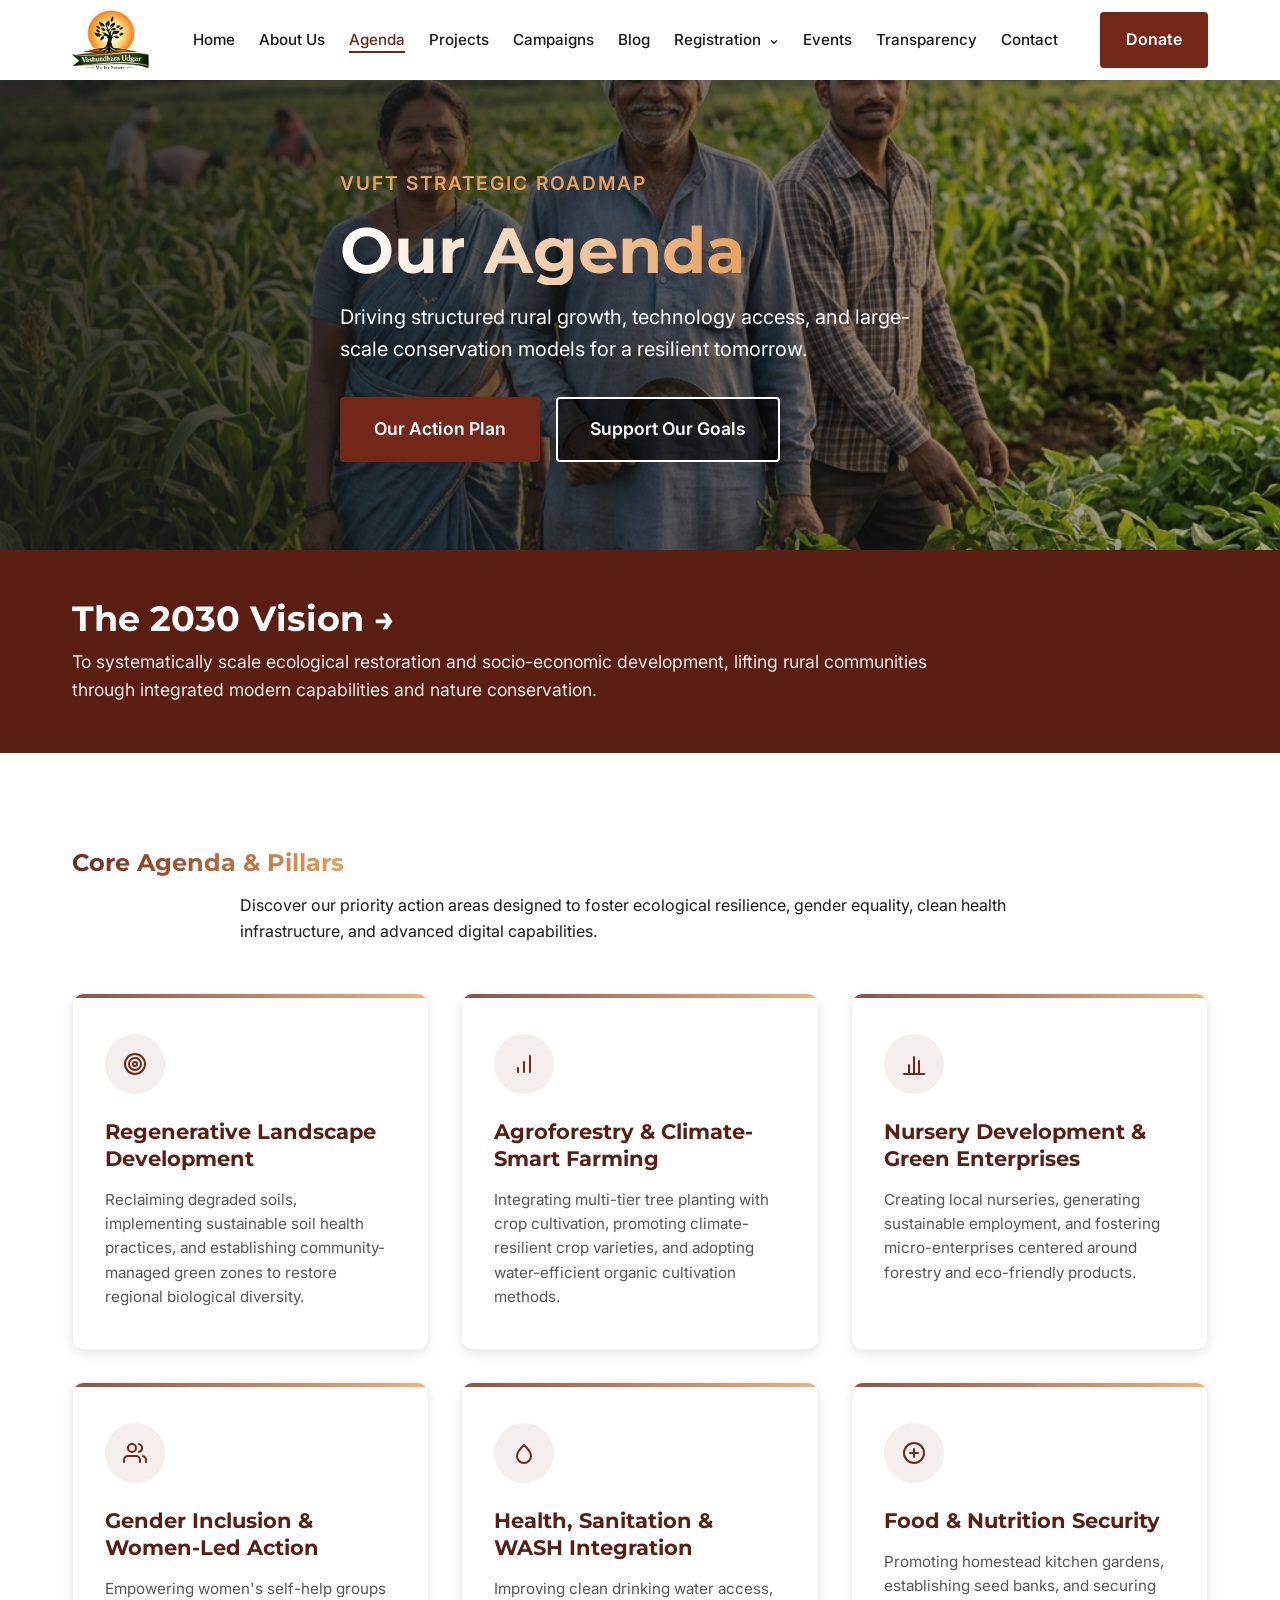
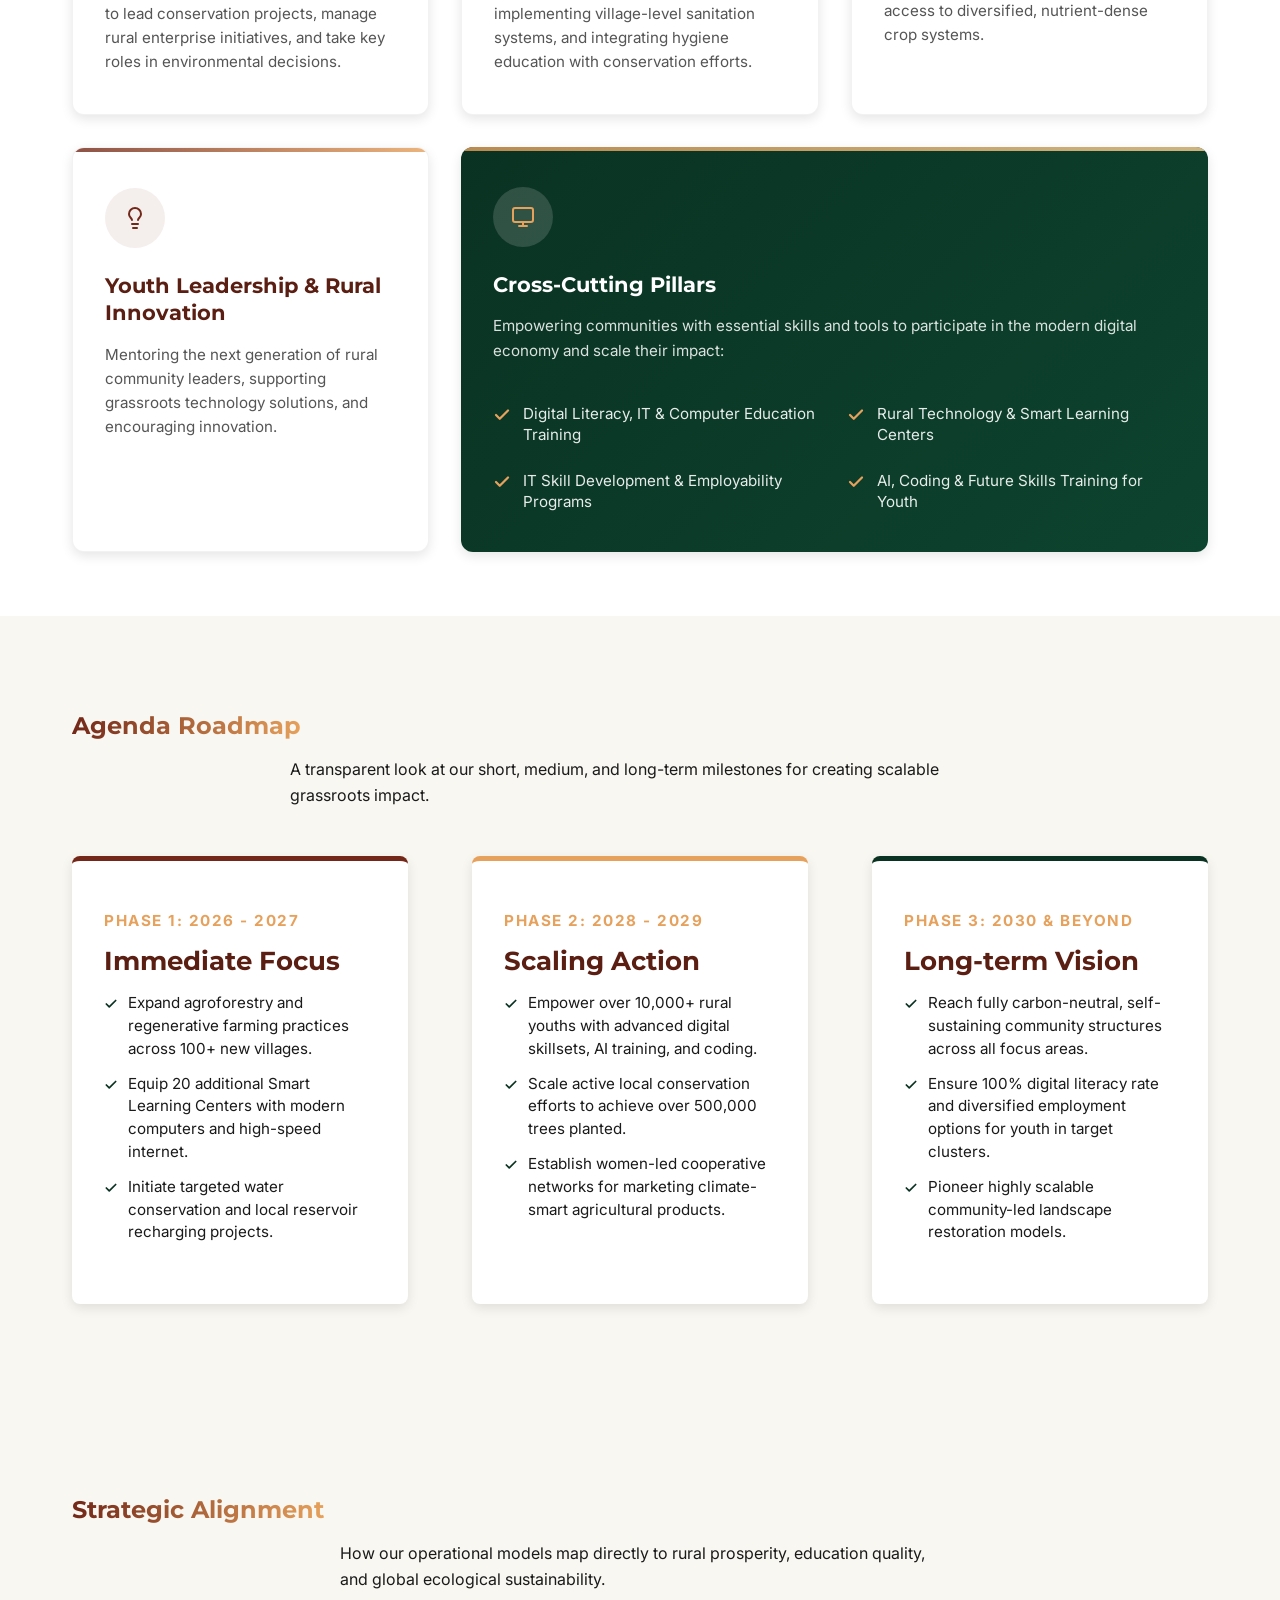
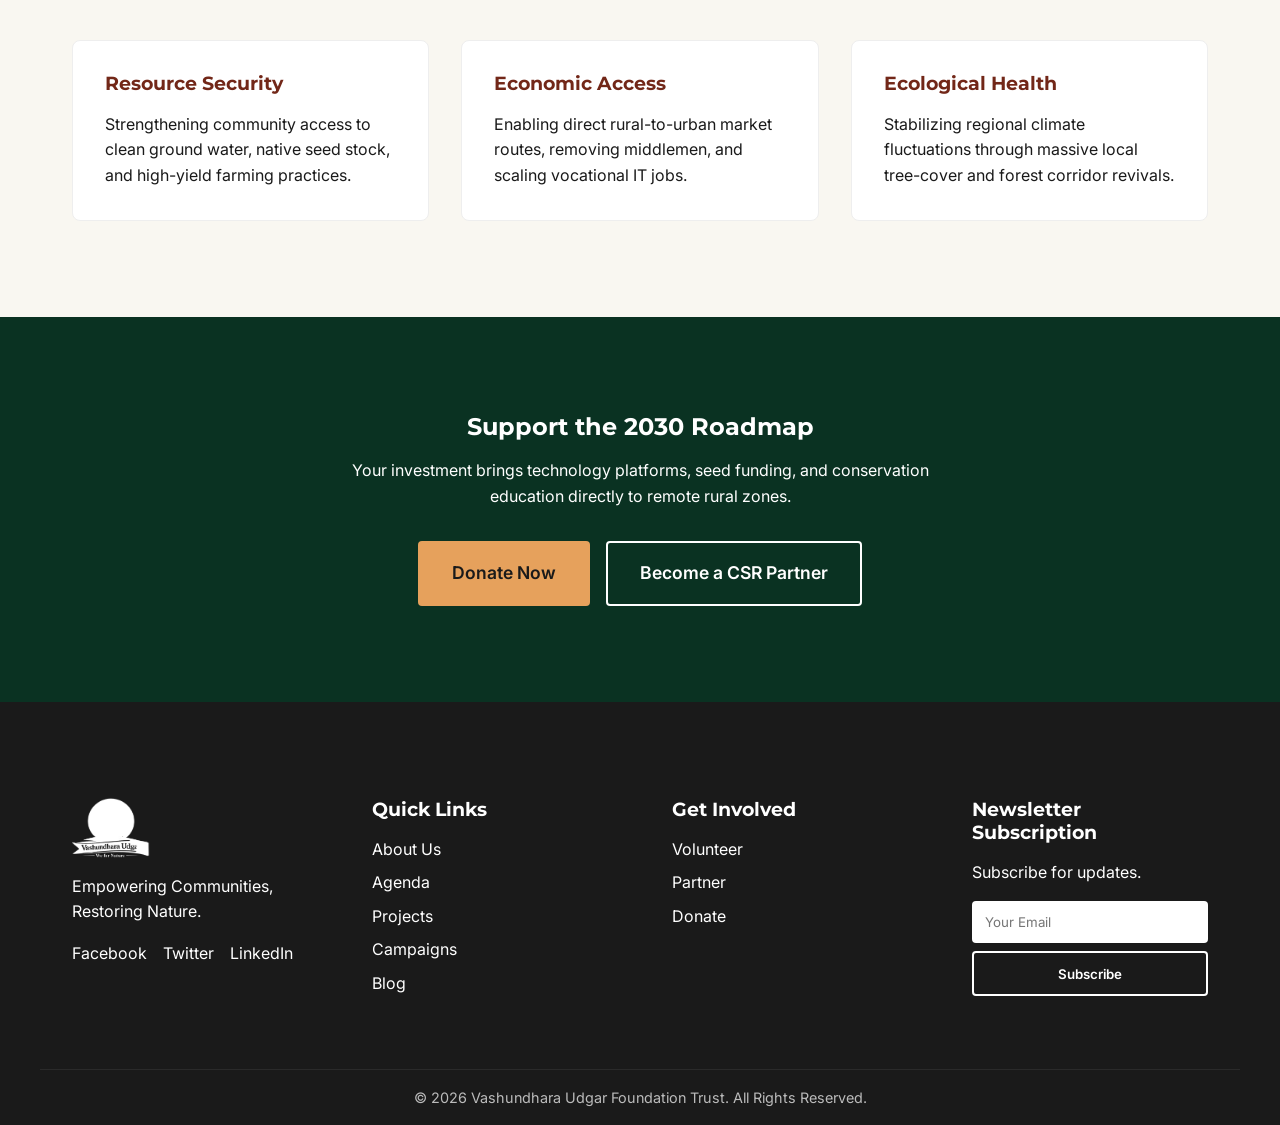
<file: agenda.html>
<!DOCTYPE html>
<html lang="en">
<head>
    <meta charset="UTF-8">
    <meta name="viewport" content="width=device-width, initial-scale=1.0">
    <meta name="description" content="VUFT Strategic Agenda - Pathways to sustainable rural development, climate action, and digital literacy.">
    <title>Strategic Agenda | Vashundhara Udgar Foundation Trust</title>
    <link rel="preconnect" href="https://fonts.googleapis.com">
    <link rel="preconnect" href="https://fonts.gstatic.com" crossorigin>
    <link href="https://fonts.googleapis.com/css2?family=Inter:wght@300;400;500;600;700&family=Montserrat:wght@500;600;700;800&display=swap" rel="stylesheet">
    <link rel="stylesheet" href="style.css">
    <style>
        .agenda-timeline-grid {
            display: grid;
            grid-template-columns: repeat(3, 1fr);
            gap: var(--spacing-lg);
            margin-top: 3rem;
        }
        .agenda-timeline-card {
            background: var(--color-bg-white);
            padding: 3rem 2rem;
            border-radius: 8px;
            box-shadow: var(--shadow-md);
            border-top: 5px solid var(--color-primary);
            text-align: left;
            transition: all var(--transition-normal);
        }
        .agenda-timeline-card:hover {
            transform: translateY(-5px);
            box-shadow: 0 12px 30px rgba(0,0,0,0.1);
        }
        .agenda-timeframe {
            font-size: 0.95rem;
            font-weight: 700;
            color: var(--color-accent);
            text-transform: uppercase;
            letter-spacing: 1.5px;
            display: block;
            margin-bottom: 0.75rem;
        }
        .agenda-card-title {
            font-size: 1.6rem;
            color: var(--color-primary-dark);
            margin-bottom: 1rem;
        }
        .agenda-points-list {
            list-style: none;
            padding: 0;
            margin: 0;
        }
        .agenda-points-list li {
            position: relative;
            padding-left: 1.5rem;
            margin-bottom: 0.75rem;
            font-size: 0.95rem;
            color: var(--color-text-dark);
            line-height: 1.5;
        }
        .agenda-points-list li::before {
            content: "";
            position: absolute;
            left: 0;
            top: 5px;
            width: 14px;
            height: 14px;
            background-image: url("data:image/svg+xml,%3Csvg xmlns='http://www.w3.org/2000/svg' viewBox='0 0 24 24' fill='none' stroke='%230A3222' stroke-width='3' stroke-linecap='round' stroke-linejoin='round'%3E%3Cpolyline points='20 6 9 17 4 12'%3E%3C/polyline%3E%3C/svg%3E");
            background-size: contain;
            background-repeat: no-repeat;
            position: absolute;
            left: 0;
            color: var(--color-secondary);
            font-weight: bold;
        }
        .agenda-grid {
            display: grid;
            grid-template-columns: repeat(auto-fit, minmax(280px, 1fr));
            gap: 2rem;
            margin-top: 3rem;
        }
        .agenda-card {
            background: var(--color-bg-white);
            border-radius: 12px;
            padding: 2.5rem 2rem;
            box-shadow: var(--shadow-md);
            transition: all var(--transition-normal);
            border: 1px solid rgba(0,0,0,0.05);
            display: flex;
            flex-direction: column;
            align-items: flex-start;
            position: relative;
            overflow: hidden;
        }
        .agenda-card::before {
            content: '';
            position: absolute;
            top: 0;
            left: 0;
            width: 100%;
            height: 4px;
            background: linear-gradient(90deg, var(--color-primary), var(--color-accent));
            opacity: 0.8;
        }
        .agenda-card:hover {
            transform: translateY(-8px);
            box-shadow: 0 20px 40px rgba(0,0,0,0.08);
            border-color: rgba(114, 39, 24, 0.2);
        }
        .agenda-icon-wrapper {
            background: rgba(114, 39, 24, 0.08);
            color: var(--color-primary);
            width: 60px;
            height: 60px;
            border-radius: 50%;
            display: flex;
            align-items: center;
            justify-content: center;
            margin-bottom: 1.5rem;
            font-size: 1.5rem;
            transition: all var(--transition-normal);
        }
        .agenda-card:hover .agenda-icon-wrapper {
            background: var(--color-primary);
            color: var(--color-text-light);
            transform: scale(1.1);
        }
        .agenda-title-text {
            font-size: 1.3rem;
            color: var(--color-primary-dark);
            font-weight: 700;
            margin-bottom: 1rem;
            line-height: 1.3;
        }
        .agenda-card-desc {
            font-size: 0.95rem;
            color: var(--color-text-muted);
            line-height: 1.6;
        }
        .agenda-card.cross-cutting {
            grid-column: span 2;
            background: linear-gradient(135deg, var(--color-secondary) 0%, #0d442f 100%);
            color: white;
            border: none;
        }
        .agenda-card.cross-cutting::before {
            background: linear-gradient(90deg, var(--color-accent), #ffd194);
        }
        .agenda-card.cross-cutting .agenda-title-text {
            color: white;
        }
        .agenda-card.cross-cutting .agenda-icon-wrapper {
            background: rgba(255, 255, 255, 0.15);
            color: var(--color-accent);
        }
        .agenda-card.cross-cutting:hover .agenda-icon-wrapper {
            background: var(--color-accent);
            color: var(--color-secondary);
        }
        .cross-cutting-list {
            display: grid;
            grid-template-columns: 1fr 1fr;
            gap: 1.5rem;
            width: 100%;
            margin-top: 1rem;
        }
        .cross-cutting-item {
            display: flex;
            align-items: flex-start;
            gap: 0.75rem;
            font-size: 0.95rem;
            line-height: 1.4;
            color: rgba(255, 255, 255, 0.9);
        }
        .cross-cutting-item svg {
            flex-shrink: 0;
            margin-top: 3px;
            color: var(--color-accent);
        }
        @media (max-width: 992px) {
            .agenda-card.cross-cutting {
                grid-column: span 1;
            }
            .cross-cutting-list {
                grid-template-columns: 1fr;
                gap: 1rem;
            }
        }
        @media (max-width: 992px) {
            .agenda-timeline-grid {
                grid-template-columns: repeat(2, 1fr);
                gap: var(--spacing-md);
            }
        }
        @media (max-width: 768px) {
            .agenda-timeline-grid {
                grid-template-columns: 1fr;
                gap: var(--spacing-md);
            }
        }
    </style>
</head>
<body>
    <!-- Navbar -->
    <header class="header" id="header">
        <div class="container nav-container">
            <a href="index.html" class="logo">
                <img src="assets/images/logo vashundra.png" alt="VUFT Logo" style="height: 60px;">
            </a>
            <nav class="nav-menu" id="nav-menu">
                <ul class="nav-list">
                    <li class="nav-item"><a href="index.html" class="nav-link">Home</a></li>
                    <li class="nav-item"><a href="about.html" class="nav-link">About Us</a></li>
                    <li class="nav-item"><a href="agenda.html" class="nav-link active">Agenda</a></li>
                    <li class="nav-item"><a href="projects.html" class="nav-link">Projects</a></li>
                    <li class="nav-item"><a href="campaigns.html" class="nav-link">Campaigns</a></li>
                    <li class="nav-item"><a href="blog.html" class="nav-link">Blog</a></li>
                    <li class="nav-item dropdown">
                        <a href="registration.html" class="nav-link">Registration <span class="dropdown-icon"><svg width="10" height="10" viewBox="0 0 24 24" fill="none" stroke="currentColor" stroke-width="3" stroke-linecap="round" stroke-linejoin="round" style="vertical-align: middle; display: inline-block; margin-left: 2px;"><polyline points="6 9 12 15 18 9"></polyline></svg></span></a>
                        <ul class="dropdown-menu">
                            <li><a href="partner.html">Partner</a></li>
                            <li><a href="member.html">Member</a></li>
                            <li><a href="volunteer.html">Volunteer</a></li>
                        </ul>
                    </li>
                    <li class="nav-item"><a href="events.html" class="nav-link">Events</a></li>
                    <li class="nav-item"><a href="transparency.html" class="nav-link">Transparency</a></li>
                    <li class="nav-item"><a href="contact.html" class="nav-link">Contact</a></li>
                </ul>
            </nav>
            <div class="nav-actions">
                <a href="donate.html" class="btn btn-primary">Donate</a>
                <button class="menu-toggle" id="menu-toggle" aria-label="Toggle Menu">
                    <span class="bar"></span>
                    <span class="bar"></span>
                    <span class="bar"></span>
                </button>
            </div>
        </div>
    </header>

    <!-- 1. Hero Banner (Identical Layout to other subpages) -->
    <section class="inner-page-hero" id="home">
        <div class="hero-bg">
            <img src="assets/images/mission.png" alt="Rural landscape development banner" class="hero-img">
            <div class="hero-overlay"></div>
        </div>
        <div class="container hero-content">
            <span class="hero-subtitle animate-up">VUFT STRATEGIC ROADMAP</span>
            <h1 class="hero-title animate-up delay-1 text-gradient" style="background: linear-gradient(90deg, #FFFFFF 0%, var(--color-accent) 100%); -webkit-background-clip: text; -webkit-text-fill-color: transparent;">Our Agenda</h1>
            <p class="hero-desc animate-up delay-2">Driving structured rural growth, technology access, and large-scale conservation models for a resilient tomorrow.</p>
            <div class="hero-buttons animate-up delay-3">
                <a href="#timeline" class="btn btn-primary btn-lg">Our Action Plan</a>
                <a href="donate.html" class="btn btn-outline btn-lg" style="background: rgba(0,0,0,0.5);">Support Our Goals</a>
            </div>
        </div>
    </section>

    <!-- 2. Introduction Banner (Identical layout to index.html About Banner) -->
    <section class="section about-banner" style="background-color: var(--color-primary-dark); color: white; padding: 3rem 0;">
        <div class="container">
            <div class="animate-on-scroll">
                <h2 style="font-size: 2.2rem; margin-bottom: 0.5rem; color: white;">The 2030 Vision &rarr;</h2>
                <p style="font-size: 1.1rem; max-width: 900px; color: rgba(255, 255, 255, 0.9);">To systematically scale ecological restoration and socio-economic development, lifting rural communities through integrated modern capabilities and nature conservation.</p>
            </div>
        </div>
    </section>

    <!-- Core Agenda Pillars Grid -->
    <section class="section" style="background-color: var(--color-bg-white); padding-bottom: 4rem;">
        <div class="container text-center">
            <h2 class="animate-on-scroll text-gradient">Core Agenda & Pillars</h2>
            <p class="animate-on-scroll delay-1" style="max-width: 800px; margin: 0 auto 2rem;">Discover our priority action areas designed to foster ecological resilience, gender equality, clean health infrastructure, and advanced digital capabilities.</p>
            
            <div class="agenda-grid">
                <!-- Card 1 -->
                <div class="agenda-card animate-on-scroll">
                    <div class="agenda-icon-wrapper">
                        <svg width="24" height="24" viewBox="0 0 24 24" fill="none" stroke="currentColor" stroke-width="2" stroke-linecap="round" stroke-linejoin="round"><path d="M12 2a10 10 0 0 1 10 10c0 5.523-4.477 10-10 10S2 17.523 2 12A10 10 0 0 1 12 2z"></path><path d="M12 6a6 6 0 0 1 6 6c0 3.314-2.686 6-6 6s-6-2.686-6-6a6 6 0 0 1 6-6z"></path><path d="M12 10a2 2 0 0 1 2 2c0 1.105-.895 2-2 2s-2-.895-2-2a2 2 0 0 1 2-2z"></path></svg>
                    </div>
                    <h3 class="agenda-title-text">Regenerative Landscape Development</h3>
                    <p class="agenda-card-desc">Reclaiming degraded soils, implementing sustainable soil health practices, and establishing community-managed green zones to restore regional biological diversity.</p>
                </div>

                <!-- Card 2 -->
                <div class="agenda-card animate-on-scroll delay-1">
                    <div class="agenda-icon-wrapper">
                        <svg width="24" height="24" viewBox="0 0 24 24" fill="none" stroke="currentColor" stroke-width="2" stroke-linecap="round" stroke-linejoin="round"><path d="M12 20V10"></path><path d="M18 20V4"></path><path d="M6 20v-4"></path></svg>
                    </div>
                    <h3 class="agenda-title-text">Agroforestry & Climate-Smart Farming</h3>
                    <p class="agenda-card-desc">Integrating multi-tier tree planting with crop cultivation, promoting climate-resilient crop varieties, and adopting water-efficient organic cultivation methods.</p>
                </div>

                <!-- Card 3 -->
                <div class="agenda-card animate-on-scroll delay-2">
                    <div class="agenda-icon-wrapper">
                        <svg width="24" height="24" viewBox="0 0 24 24" fill="none" stroke="currentColor" stroke-width="2" stroke-linecap="round" stroke-linejoin="round"><path d="M2 22h20"></path><path d="M17 9v13"></path><path d="M7 13v9"></path><path d="M12 5v17"></path></svg>
                    </div>
                    <h3 class="agenda-title-text">Nursery Development & Green Enterprises</h3>
                    <p class="agenda-card-desc">Creating local nurseries, generating sustainable employment, and fostering micro-enterprises centered around forestry and eco-friendly products.</p>
                </div>

                <!-- Card 4 -->
                <div class="agenda-card animate-on-scroll">
                    <div class="agenda-icon-wrapper">
                        <svg width="24" height="24" viewBox="0 0 24 24" fill="none" stroke="currentColor" stroke-width="2" stroke-linecap="round" stroke-linejoin="round"><path d="M17 21v-2a4 4 0 0 0-4-4H5a4 4 0 0 0-4 4v2"></path><circle cx="9" cy="7" r="4"></circle><path d="M23 21v-2a4 4 0 0 0-3-3.87"></path><path d="M16 3.13a4 4 0 0 1 0 7.75"></path></svg>
                    </div>
                    <h3 class="agenda-title-text">Gender Inclusion & Women-Led Action</h3>
                    <p class="agenda-card-desc">Empowering women's self-help groups to lead conservation projects, manage rural enterprise initiatives, and take key roles in environmental decisions.</p>
                </div>

                <!-- Card 5 -->
                <div class="agenda-card animate-on-scroll delay-1">
                    <div class="agenda-icon-wrapper">
                        <svg width="24" height="24" viewBox="0 0 24 24" fill="none" stroke="currentColor" stroke-width="2" stroke-linecap="round" stroke-linejoin="round"><path d="M12 22a7 7 0 0 0 7-7c0-4.3-7-11-7-11S5 10.7 5 15a7 7 0 0 0 7 7z"></path></svg>
                    </div>
                    <h3 class="agenda-title-text">Health, Sanitation & WASH Integration</h3>
                    <p class="agenda-card-desc">Improving clean drinking water access, implementing village-level sanitation systems, and integrating hygiene education with conservation efforts.</p>
                </div>

                <!-- Card 6 -->
                <div class="agenda-card animate-on-scroll delay-2">
                    <div class="agenda-icon-wrapper">
                        <svg width="24" height="24" viewBox="0 0 24 24" fill="none" stroke="currentColor" stroke-width="2" stroke-linecap="round" stroke-linejoin="round"><circle cx="12" cy="12" r="10"></circle><path d="M12 8v8"></path><path d="M8 12h8"></path></svg>
                    </div>
                    <h3 class="agenda-title-text">Food & Nutrition Security</h3>
                    <p class="agenda-card-desc">Promoting homestead kitchen gardens, establishing seed banks, and securing access to diversified, nutrient-dense crop systems.</p>
                </div>

                <!-- Card 7 -->
                <div class="agenda-card animate-on-scroll">
                    <div class="agenda-icon-wrapper">
                        <svg width="24" height="24" viewBox="0 0 24 24" fill="none" stroke="currentColor" stroke-width="2" stroke-linecap="round" stroke-linejoin="round"><path d="M15 14c.2-1 .7-1.7 1.5-2.5 1-.9 1.5-2.2 1.5-3.5A6 6 0 0 0 6 8c0 1 .2 2.2 1.5 3.5.7.7 1.3 1.5 1.5 2.5"></path><path d="M9 18h6"></path><path d="M10 22h4"></path></svg>
                    </div>
                    <h3 class="agenda-title-text">Youth Leadership & Rural Innovation</h3>
                    <p class="agenda-card-desc">Mentoring the next generation of rural community leaders, supporting grassroots technology solutions, and encouraging innovation.</p>
                </div>

                <!-- Card 8: Cross-Cutting Pillars -->
                <div class="agenda-card cross-cutting animate-on-scroll delay-1">
                    <div class="agenda-icon-wrapper">
                        <svg width="24" height="24" viewBox="0 0 24 24" fill="none" stroke="currentColor" stroke-width="2" stroke-linecap="round" stroke-linejoin="round"><rect x="2" y="3" width="20" height="14" rx="2" ry="2"></rect><line x1="8" y1="21" x2="16" y2="21"></line><line x1="12" y1="17" x2="12" y2="21"></line></svg>
                    </div>
                    <h3 class="agenda-title-text">Cross-Cutting Pillars</h3>
                    <p class="agenda-card-desc" style="color: rgba(255, 255, 255, 0.85); margin-bottom: 1.5rem;">Empowering communities with essential skills and tools to participate in the modern digital economy and scale their impact:</p>
                    
                    <div class="cross-cutting-list">
                        <div class="cross-cutting-item">
                            <svg width="18" height="18" viewBox="0 0 24 24" fill="none" stroke="currentColor" stroke-width="3" stroke-linecap="round" stroke-linejoin="round"><polyline points="20 6 9 17 4 12"></polyline></svg>
                            <span>Digital Literacy, IT & Computer Education Training</span>
                        </div>
                        <div class="cross-cutting-item">
                            <svg width="18" height="18" viewBox="0 0 24 24" fill="none" stroke="currentColor" stroke-width="3" stroke-linecap="round" stroke-linejoin="round"><polyline points="20 6 9 17 4 12"></polyline></svg>
                            <span>Rural Technology & Smart Learning Centers</span>
                        </div>
                        <div class="cross-cutting-item">
                            <svg width="18" height="18" viewBox="0 0 24 24" fill="none" stroke="currentColor" stroke-width="3" stroke-linecap="round" stroke-linejoin="round"><polyline points="20 6 9 17 4 12"></polyline></svg>
                            <span>IT Skill Development & Employability Programs</span>
                        </div>
                        <div class="cross-cutting-item">
                            <svg width="18" height="18" viewBox="0 0 24 24" fill="none" stroke="currentColor" stroke-width="3" stroke-linecap="round" stroke-linejoin="round"><polyline points="20 6 9 17 4 12"></polyline></svg>
                            <span>AI, Coding & Future Skills Training for Youth</span>
                        </div>
                    </div>
                </div>
            </div>
        </div>
    </section>

    <!-- 3. Key Agendas Timeline (Highly designed horizontal sequence) -->
    <section class="section" id="timeline" style="background-color: var(--color-bg-light);">
        <div class="container text-center">
            <h2 class="animate-on-scroll text-gradient">Agenda Roadmap</h2>
            <p class="animate-on-scroll delay-1" style="max-width: 700px; margin: 0 auto 2rem;">A transparent look at our short, medium, and long-term milestones for creating scalable grassroots impact.</p>
            
            <div class="agenda-timeline-grid">
                <!-- Card 1 -->
                <div class="agenda-timeline-card animate-on-scroll">
                    <span class="agenda-timeframe">Phase 1: 2026 - 2027</span>
                    <h3 class="agenda-card-title">Immediate Focus</h3>
                    <ul class="agenda-points-list">
                        <li>Expand agroforestry and regenerative farming practices across 100+ new villages.</li>
                        <li>Equip 20 additional Smart Learning Centers with modern computers and high-speed internet.</li>
                        <li>Initiate targeted water conservation and local reservoir recharging projects.</li>
                    </ul>
                </div>
                
                <!-- Card 2 -->
                <div class="agenda-timeline-card animate-on-scroll delay-1" style="border-top-color: var(--color-accent);">
                    <span class="agenda-timeframe">Phase 2: 2028 - 2029</span>
                    <h3 class="agenda-card-title">Scaling Action</h3>
                    <ul class="agenda-points-list">
                        <li>Empower over 10,000+ rural youths with advanced digital skillsets, AI training, and coding.</li>
                        <li>Scale active local conservation efforts to achieve over 500,000 trees planted.</li>
                        <li>Establish women-led cooperative networks for marketing climate-smart agricultural products.</li>
                    </ul>
                </div>
                
                <!-- Card 3 -->
                <div class="agenda-timeline-card animate-on-scroll delay-2" style="border-top-color: var(--color-secondary);">
                    <span class="agenda-timeframe">Phase 3: 2030 & Beyond</span>
                    <h3 class="agenda-card-title">Long-term Vision</h3>
                    <ul class="agenda-points-list">
                        <li>Reach fully carbon-neutral, self-sustaining community structures across all focus areas.</li>
                        <li>Ensure 100% digital literacy rate and diversified employment options for youth in target clusters.</li>
                        <li>Pioneer highly scalable community-led landscape restoration models.</li>
                    </ul>
                </div>
            </div>
        </div>
    </section>

    <!-- 4. Strategic Alignment (Identical layout to home focus areas) -->
    <section class="section focus-section" style="padding-top: var(--spacing-xl);">
        <div class="container text-center">
            <h2 class="animate-on-scroll text-gradient">Strategic Alignment</h2>
            <p class="animate-on-scroll delay-1" style="max-width: 600px; margin: 0 auto 3rem;">How our operational models map directly to rural prosperity, education quality, and global ecological sustainability.</p>
            
            <div class="projects-grid">
                <div class="project-card animate-on-scroll" style="background:var(--color-bg-white); border:1px solid #eee;">
                    <div class="project-card-content">
                        <h3 style="color:var(--color-primary);">Resource Security</h3>
                        <p style="color:var(--color-text-dark);">Strengthening community access to clean ground water, native seed stock, and high-yield farming practices.</p>
                    </div>
                </div>
                <div class="project-card animate-on-scroll delay-1" style="background:var(--color-bg-white); border:1px solid #eee;">
                    <div class="project-card-content">
                        <h3 style="color:var(--color-primary);">Economic Access</h3>
                        <p style="color:var(--color-text-dark);">Enabling direct rural-to-urban market routes, removing middlemen, and scaling vocational IT jobs.</p>
                    </div>
                </div>
                <div class="project-card animate-on-scroll delay-2" style="background:var(--color-bg-white); border:1px solid #eee;">
                    <div class="project-card-content">
                        <h3 style="color:var(--color-primary);">Ecological Health</h3>
                        <p style="color:var(--color-text-dark);">Stabilizing regional climate fluctuations through massive local tree-cover and forest corridor revivals.</p>
                    </div>
                </div>
            </div>
        </div>
    </section>

    <!-- 5. Join CTA (Identical layout to index.html CTA) -->
    <section class="section cta-section" style="background:var(--color-secondary); color:white; text-align:center;">
        <div class="container">
            <h2 class="text-light animate-on-scroll">Support the 2030 Roadmap</h2>
            <p class="text-light animate-on-scroll delay-1" style="max-width: 600px; margin: 1rem auto;">Your investment brings technology platforms, seed funding, and conservation education directly to remote rural zones.</p>
            <div style="display:flex; justify-content:center; gap:1rem; margin-top:2rem;" class="animate-on-scroll delay-2">
                <a href="donate.html" class="btn btn-primary btn-lg" style="background:var(--color-accent); color:var(--color-text-dark);">Donate Now</a>
                <a href="partner.html" class="btn btn-outline btn-lg">Become a CSR Partner</a>
            </div>
        </div>
    </section>

    <!-- Footer (Identical structure to index.html) -->
    <footer class="footer">
        <div class="container footer-container">
            <div class="footer-col">
                <a href="index.html" class="logo"><img src="assets/images/logo vashundra.png" alt="VUFT Logo" style="height: 60px; filter: brightness(0) invert(1);"></a>
                <p style="margin-top: 1rem;">Empowering Communities, Restoring Nature.</p>
                <div class="social-links">
                    <a href="#">Facebook</a>
                    <a href="#">Twitter</a>
                    <a href="#">LinkedIn</a>
                </div>
            </div>
            <div class="footer-col">
                <h4>Quick Links</h4>
                <ul>
                    <li><a href="about.html">About Us</a></li>
                    <li><a href="agenda.html">Agenda</a></li>
                    <li><a href="projects.html">Projects</a></li>
                    <li><a href="campaigns.html">Campaigns</a></li>
                    <li><a href="blog.html">Blog</a></li>
                </ul>
            </div>
            <div class="footer-col">
                <h4>Get Involved</h4>
                <ul>
                    <li><a href="volunteer.html">Volunteer</a></li>
                    <li><a href="partner.html">Partner</a></li>
                    <li><a href="donate.html">Donate</a></li>
                </ul>
            </div>
            <div class="footer-col">
                <h4>Newsletter Subscription</h4>
                <p>Subscribe for updates.</p>
                <form class="newsletter-form">
                    <input type="email" placeholder="Your Email" required>
                    <button type="submit" class="btn btn-outline">Subscribe</button>
                </form>
            </div>
        </div>
        <div class="container footer-bottom">
            <p>&copy; 2026 Vashundhara Udgar Foundation Trust. All Rights Reserved.</p>
        </div>
    </footer>

    <script src="script.js"></script>
</body>
</html>
</file>
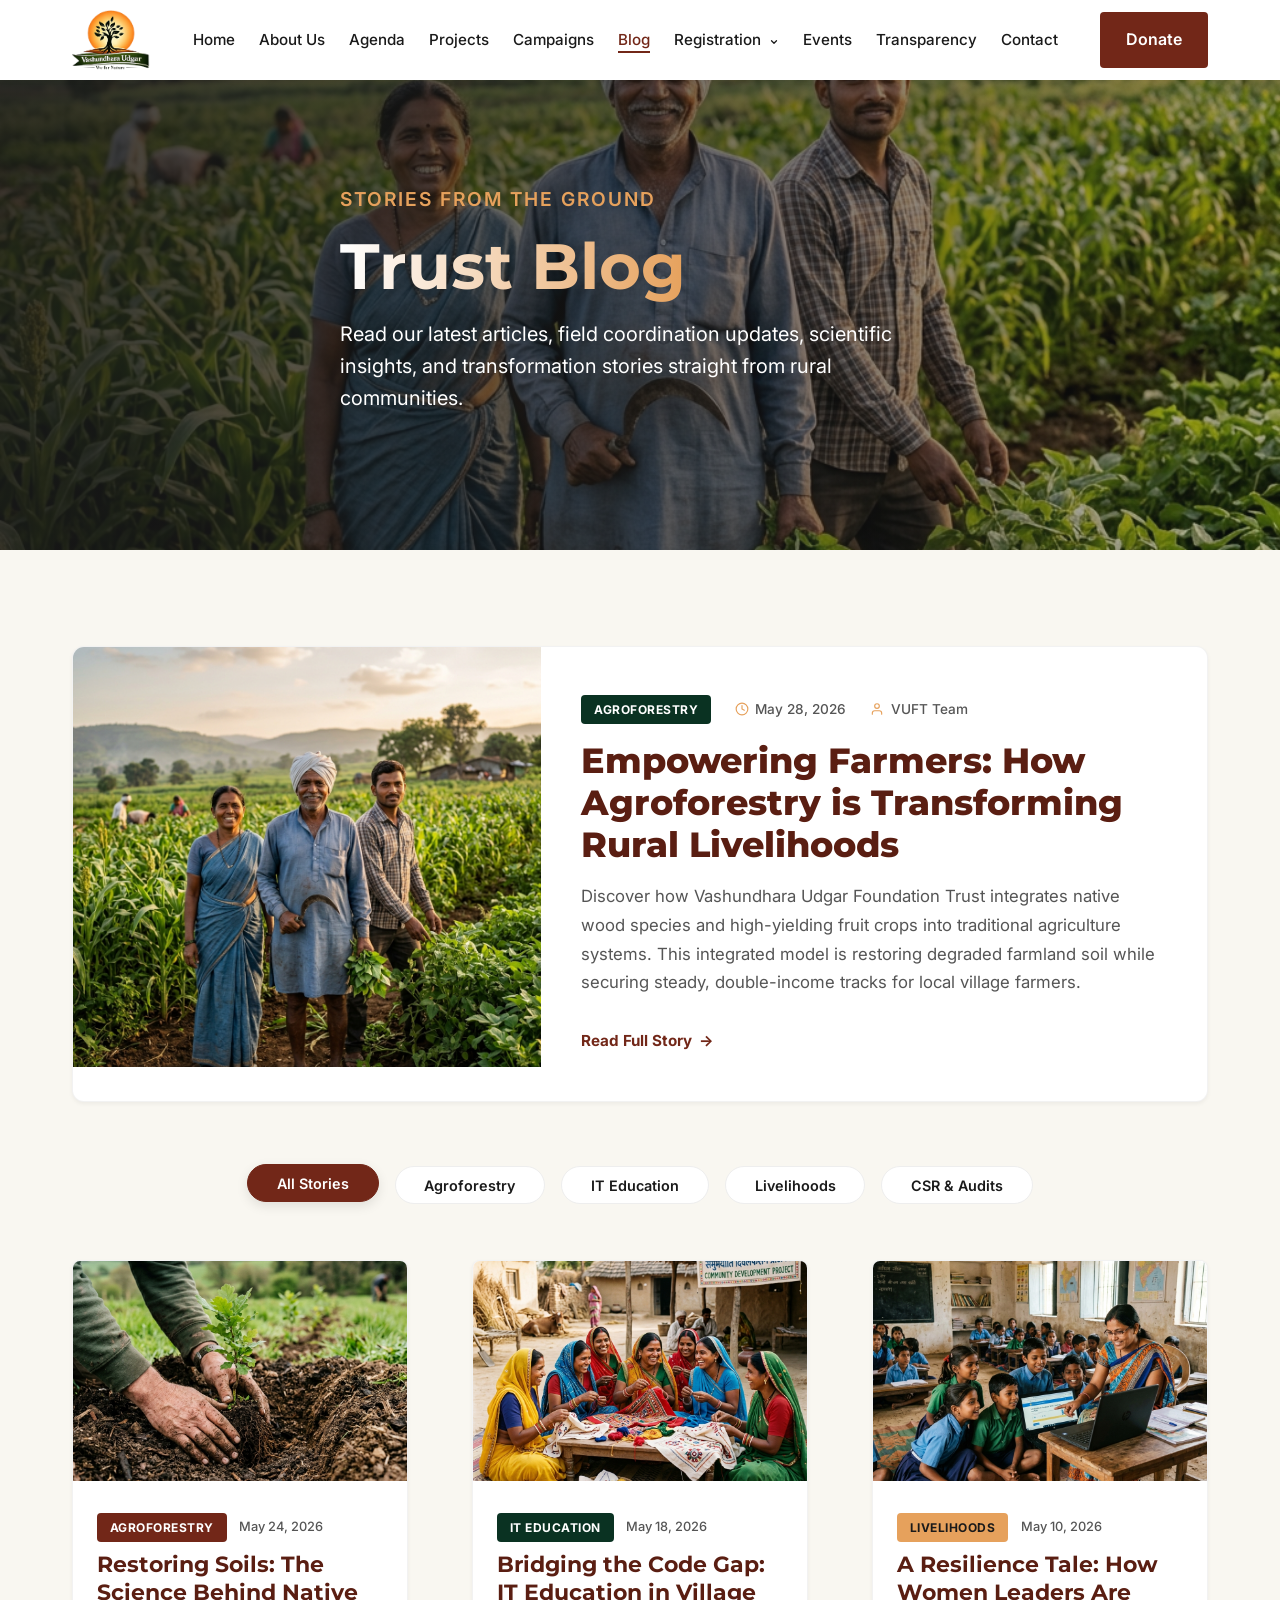
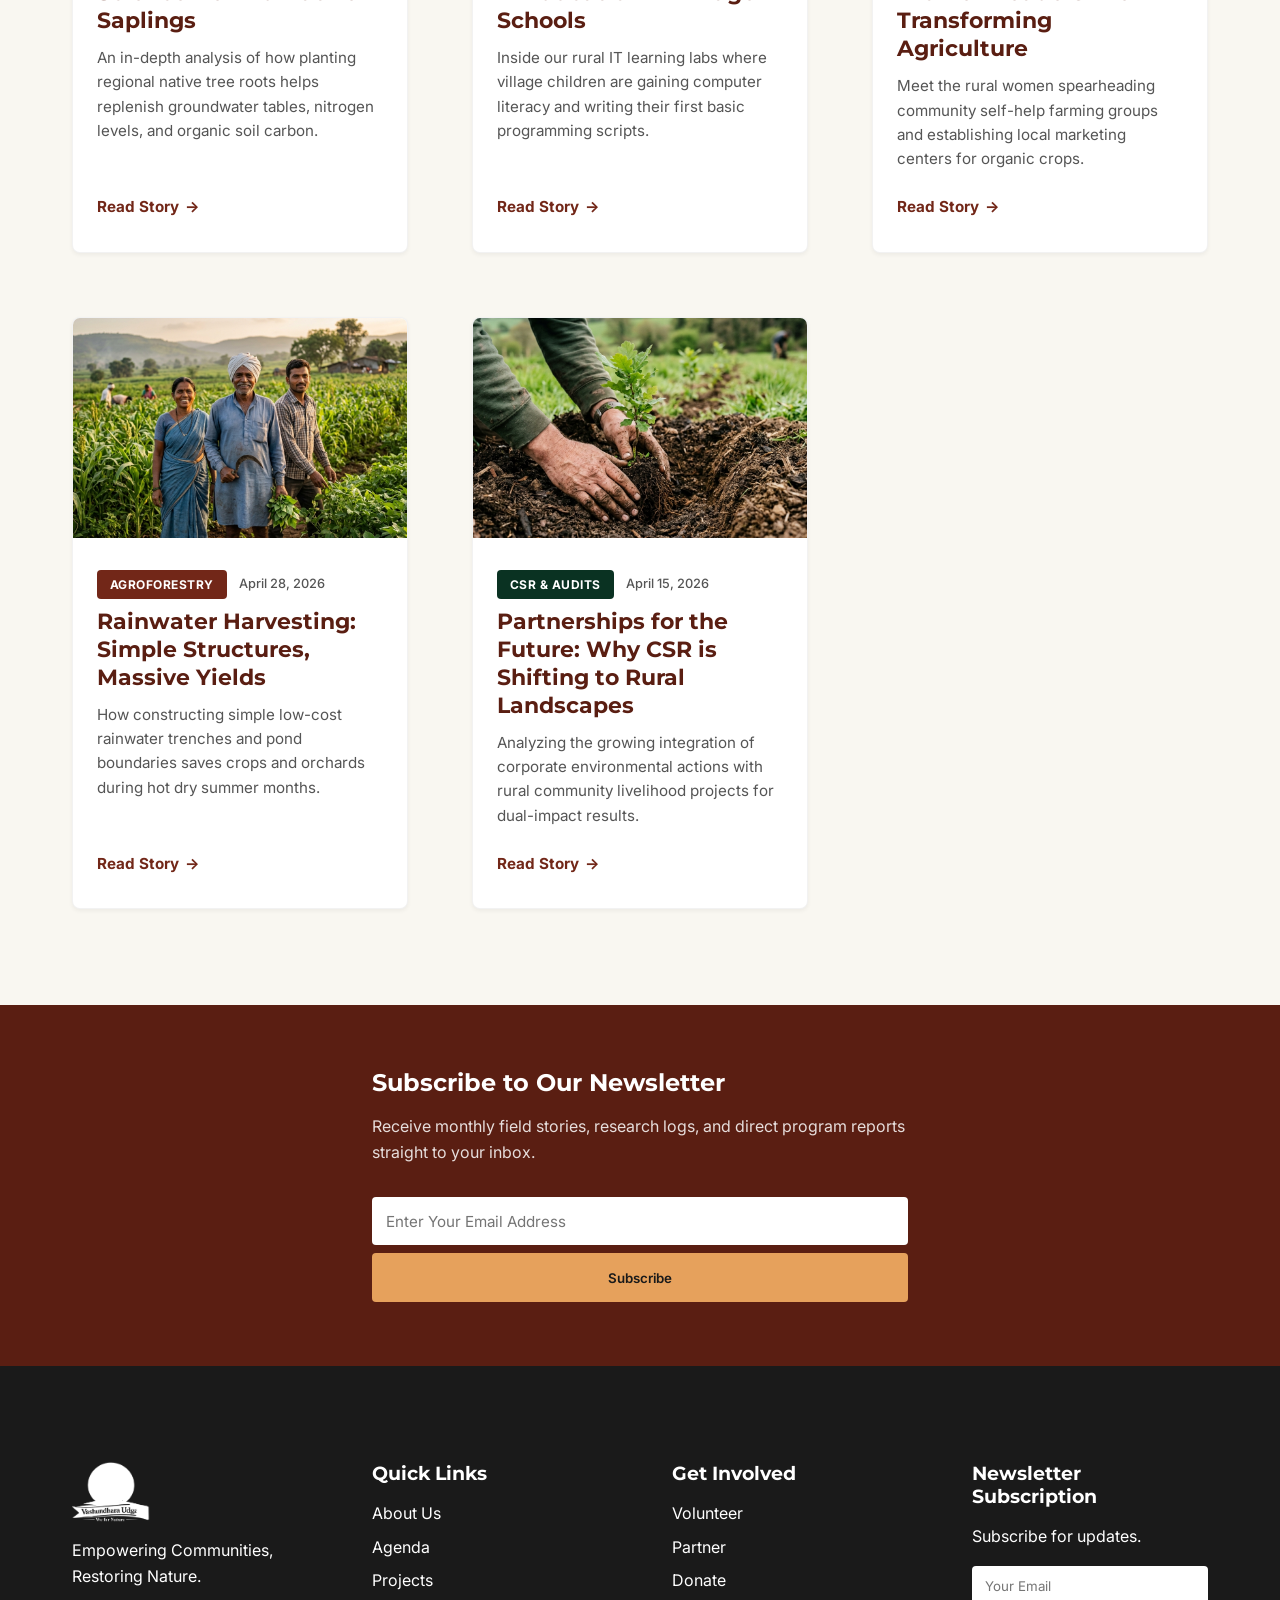
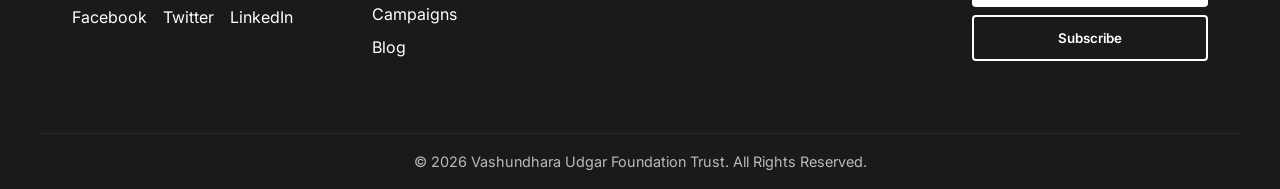
<file: blog.html>
<!DOCTYPE html>
<html lang="en">
<head>
    <meta charset="UTF-8">
    <meta name="viewport" content="width=device-width, initial-scale=1.0">
    <meta name="description" content="Explore stories, news, and insights from Vashundhara Udgar Foundation Trust on agroforestry, IT education, and rural development.">
    <title>Trust Blog & Stories | Vashundhara Udgar Foundation Trust</title>
    <link rel="preconnect" href="https://fonts.googleapis.com">
    <link rel="preconnect" href="https://fonts.gstatic.com" crossorigin>
    <link href="https://fonts.googleapis.com/css2?family=Inter:wght@300;400;500;600;700&family=Montserrat:wght@500;600;700;800&display=swap" rel="stylesheet">
    <link rel="stylesheet" href="style.css">
    <style>
        /* Blog Premium Custom Layout & Styles */
        .blog-filter-container {
            display: flex;
            justify-content: center;
            gap: 1rem;
            margin-bottom: 3.5rem;
            flex-wrap: wrap;
        }

        .blog-filter-btn {
            background-color: var(--color-bg-white);
            color: var(--color-text-dark);
            border: 1.5px solid #eee;
            padding: 0.6rem 1.8rem;
            border-radius: 50px;
            cursor: pointer;
            font-weight: 600;
            font-family: var(--font-body);
            font-size: 0.9rem;
            transition: all var(--transition-normal);
        }

        .blog-filter-btn.active, .blog-filter-btn:hover {
            background-color: var(--color-primary);
            color: var(--color-text-light);
            border-color: var(--color-primary);
            transform: translateY(-2px);
            box-shadow: var(--shadow-md);
        }

        /* Horizontal Featured Post Card */
        .featured-post-card {
            background: var(--color-bg-white);
            border-radius: 12px;
            overflow: hidden;
            display: flex;
            gap: 2.5rem;
            margin-bottom: 4rem;
            box-shadow: var(--shadow-sm);
            border: 1px solid rgba(0,0,0,0.05);
            text-align: left;
            transition: all var(--transition-normal);
        }

        .featured-post-card:hover {
            box-shadow: 0 12px 30px rgba(0,0,0,0.08);
            transform: translateY(-2px);
        }

        .featured-post-img-wrapper {
            flex: 1.2;
            height: 420px;
            overflow: hidden;
        }

        .featured-post-img-wrapper img {
            width: 100%;
            height: 100%;
            object-fit: cover;
            transition: transform 0.5s ease;
        }

        .featured-post-card:hover .featured-post-img-wrapper img {
            transform: scale(1.03);
        }

        .featured-post-content {
            flex: 1.5;
            padding: 3rem 2.5rem 3rem 0;
            display: flex;
            flex-direction: column;
            justify-content: center;
        }

        .post-meta-row {
            display: flex;
            gap: 1.5rem;
            font-size: 0.85rem;
            color: var(--color-text-muted);
            margin-bottom: 1rem;
            align-items: center;
            font-weight: 500;
        }

        .post-meta-item {
            display: flex;
            align-items: center;
            gap: 0.4rem;
        }

        .post-meta-item svg {
            color: var(--color-accent);
        }

        .post-category-tag {
            background-color: var(--color-secondary);
            color: var(--color-text-light);
            padding: 0.3rem 0.8rem;
            border-radius: 4px;
            font-size: 0.75rem;
            font-weight: 700;
            text-transform: uppercase;
            letter-spacing: 0.5px;
        }

        .featured-post-title {
            font-size: 2.2rem;
            color: var(--color-primary-dark);
            margin-bottom: 1rem;
            line-height: 1.2;
            font-weight: 800;
        }

        .featured-post-title a:hover {
            color: var(--color-primary);
        }

        .featured-post-excerpt {
            font-size: 1.05rem;
            color: var(--color-text-muted);
            line-height: 1.7;
            margin-bottom: 2rem;
        }

        /* 3-Column Grid of Posts */
        .blog-grid {
            display: grid;
            grid-template-columns: repeat(3, 1fr);
            gap: var(--spacing-lg);
        }

        .blog-card {
            background: var(--color-bg-white);
            border-radius: 8px;
            overflow: hidden;
            box-shadow: var(--shadow-sm);
            transition: all var(--transition-normal);
            display: flex;
            flex-direction: column;
            border: 1px solid rgba(0,0,0,0.05);
            text-align: left;
        }

        .blog-card:hover {
            transform: translateY(-5px);
            box-shadow: 0 10px 30px rgba(0,0,0,0.1);
        }

        .blog-img-wrapper {
            position: relative;
            width: 100%;
            height: 220px;
            overflow: hidden;
        }

        .blog-img-wrapper img {
            width: 100%;
            height: 100%;
            object-fit: cover;
            transition: transform 0.5s ease;
        }

        .blog-card:hover .blog-img-wrapper img {
            transform: scale(1.05);
        }

        .blog-content {
            padding: 2rem 1.5rem;
            flex-grow: 1;
            display: flex;
            flex-direction: column;
        }

        .blog-title {
            font-size: 1.35rem;
            font-weight: 700;
            color: var(--color-primary-dark);
            margin-bottom: 0.75rem;
            line-height: 1.3;
        }

        .blog-title a:hover {
            color: var(--color-primary);
        }

        .blog-excerpt {
            font-size: 0.95rem;
            color: var(--color-text-muted);
            line-height: 1.6;
            margin-bottom: 1.5rem;
            flex-grow: 1;
        }

        .read-more-link {
            font-weight: 700;
            color: var(--color-primary);
            font-size: 0.95rem;
            display: inline-flex;
            align-items: center;
            gap: 0.4rem;
            margin-top: auto;
        }

        .read-more-link:hover {
            color: var(--color-primary-dark);
        }

        .read-more-link:hover .arrow {
            transform: translateX(4px);
        }

        /* Responsive Breakpoints */
        @media (max-width: 992px) {
            .blog-grid {
                grid-template-columns: repeat(2, 1fr);
                gap: var(--spacing-md);
            }
            .featured-post-card {
                flex-direction: column;
                gap: 1.5rem;
            }
            .featured-post-img-wrapper {
                width: 100%;
                height: 280px;
                flex: none;
            }
            .featured-post-content {
                padding: 1.5rem;
                flex: none;
            }
        }

        @media (max-width: 768px) {
            .blog-grid {
                grid-template-columns: 1fr;
                gap: var(--spacing-md);
            }
            .featured-post-title {
                font-size: 1.8rem;
            }
        }
    </style>
</head>
<body>
    <!-- Navbar -->
    <header class="header" id="header">
        <div class="container nav-container">
            <a href="index.html" class="logo">
                <img src="assets/images/logo vashundra.png" alt="VUFT Logo" style="height: 60px;">
            </a>
            <nav class="nav-menu" id="nav-menu">
                <ul class="nav-list">
                    <li class="nav-item"><a href="index.html" class="nav-link">Home</a></li>
                    <li class="nav-item"><a href="about.html" class="nav-link">About Us</a></li>
                    <li class="nav-item"><a href="agenda.html" class="nav-link">Agenda</a></li>
                    <li class="nav-item"><a href="projects.html" class="nav-link">Projects</a></li>
                    <li class="nav-item"><a href="campaigns.html" class="nav-link">Campaigns</a></li>
                    <li class="nav-item"><a href="blog.html" class="nav-link active">Blog</a></li>
                    <li class="nav-item dropdown">
                        <a href="registration.html" class="nav-link">Registration <span class="dropdown-icon"><svg width="10" height="10" viewBox="0 0 24 24" fill="none" stroke="currentColor" stroke-width="3" stroke-linecap="round" stroke-linejoin="round" style="vertical-align: middle; display: inline-block; margin-left: 2px;"><polyline points="6 9 12 15 18 9"></polyline></svg></span></a>
                        <ul class="dropdown-menu">
                            <li><a href="partner.html">Partner</a></li>
                            <li><a href="member.html">Member</a></li>
                            <li><a href="volunteer.html">Volunteer</a></li>
                        </ul>
                    </li>
                    <li class="nav-item"><a href="events.html" class="nav-link">Events</a></li>
                    <li class="nav-item"><a href="transparency.html" class="nav-link">Transparency</a></li>
                    <li class="nav-item"><a href="contact.html" class="nav-link">Contact</a></li>
                </ul>
            </nav>
            <div class="nav-actions">
                <a href="donate.html" class="btn btn-primary">Donate</a>
                <button class="menu-toggle" id="menu-toggle" aria-label="Toggle Menu">
                    <span class="bar"></span>
                    <span class="bar"></span>
                    <span class="bar"></span>
                </button>
            </div>
        </div>
    </header>

    <!-- 1. Hero Banner (Identical Layout to projects.html / campaigns.html) -->
    <section class="inner-page-hero" id="home">
        <div class="hero-bg">
            <img src="assets/images/mission.png" alt="Exploring blog articles and news" class="hero-img">
            <div class="hero-overlay"></div>
        </div>
        <div class="container hero-content">
            <span class="hero-subtitle animate-up">Stories from the Ground</span>
            <h1 class="hero-title animate-up delay-1 text-gradient" style="background: linear-gradient(90deg, #FFFFFF 0%, var(--color-accent) 100%); -webkit-background-clip: text; -webkit-text-fill-color: transparent;">Trust Blog</h1>
            <p class="hero-desc animate-up delay-2">Read our latest articles, field coordination updates, scientific insights, and transformation stories straight from rural communities.</p>
        </div>
    </section>

    <!-- 2. Main Blog Content -->
    <section class="section">
        <div class="container">
            
            <!-- Featured Post Showcase -->
            <div class="featured-post-card animate-on-scroll">
                <div class="featured-post-img-wrapper">
                    <img src="assets/images/mission.png" alt="Featured Post Image">
                </div>
                <div class="featured-post-content">
                    <div class="post-meta-row">
                        <span class="post-category-tag">Agroforestry</span>
                        <div class="post-meta-item">
                            <svg width="14" height="14" viewBox="0 0 24 24" fill="none" stroke="currentColor" stroke-width="2" stroke-linecap="round" stroke-linejoin="round"><circle cx="12" cy="12" r="10"></circle><polyline points="12 6 12 12 16 14"></polyline></svg>
                            <span>May 28, 2026</span>
                        </div>
                        <div class="post-meta-item">
                            <svg width="14" height="14" viewBox="0 0 24 24" fill="none" stroke="currentColor" stroke-width="2" stroke-linecap="round" stroke-linejoin="round"><path d="M20 21v-2a4 4 0 0 0-4-4H8a4 4 0 0 0-4 4v2"></path><circle cx="12" cy="7" r="4"></circle></svg>
                            <span>VUFT Team</span>
                        </div>
                    </div>
                    <h2 class="featured-post-title"><a href="#">Empowering Farmers: How Agroforestry is Transforming Rural Livelihoods</a></h2>
                    <p class="featured-post-excerpt">Discover how Vashundhara Udgar Foundation Trust integrates native wood species and high-yielding fruit crops into traditional agriculture systems. This integrated model is restoring degraded farmland soil while securing steady, double-income tracks for local village farmers.</p>
                    <a href="#" class="read-more-link">Read Full Story <span class="arrow">&rarr;</span></a>
                </div>
            </div>

            <!-- Category Filter Buttons -->
            <div class="blog-filter-container animate-on-scroll">
                <button class="blog-filter-btn active" data-filter="all">All Stories</button>
                <button class="blog-filter-btn" data-filter="agroforestry">Agroforestry</button>
                <button class="blog-filter-btn" data-filter="technology">IT Education</button>
                <button class="blog-filter-btn" data-filter="livelihoods">Livelihoods</button>
                <button class="blog-filter-btn" data-filter="csr">CSR & Audits</button>
            </div>

            <!-- Grid of Blog Posts -->
            <div class="blog-grid">
                
                <!-- Post 1: Soil Restoration -->
                <div class="blog-card animate-on-scroll" data-category="agroforestry">
                    <div class="blog-img-wrapper">
                        <img src="assets/images/project1.png" alt="Soil Restoration">
                    </div>
                    <div class="blog-content">
                        <div class="post-meta-row" style="margin-bottom: 0.5rem; gap: 0.8rem;">
                            <span class="post-category-tag" style="background-color: var(--color-primary);">Agroforestry</span>
                            <span style="font-size: 0.8rem;">May 24, 2026</span>
                        </div>
                        <h3 class="blog-title"><a href="#">Restoring Soils: The Science Behind Native Saplings</a></h3>
                        <p class="blog-excerpt">An in-depth analysis of how planting regional native tree roots helps replenish groundwater tables, nitrogen levels, and organic soil carbon.</p>
                        <a href="#" class="read-more-link">Read Story <span class="arrow">&rarr;</span></a>
                    </div>
                </div>

                <!-- Post 2: Rural IT Labs -->
                <div class="blog-card animate-on-scroll delay-1" data-category="technology">
                    <div class="blog-img-wrapper">
                        <img src="assets/images/project2.png" alt="Rural IT Labs">
                    </div>
                    <div class="blog-content">
                        <div class="post-meta-row" style="margin-bottom: 0.5rem; gap: 0.8rem;">
                            <span class="post-category-tag" style="background-color: var(--color-secondary);">IT Education</span>
                            <span style="font-size: 0.8rem;">May 18, 2026</span>
                        </div>
                        <h3 class="blog-title"><a href="#">Bridging the Code Gap: IT Education in Village Schools</a></h3>
                        <p class="blog-excerpt">Inside our rural IT learning labs where village children are gaining computer literacy and writing their first basic programming scripts.</p>
                        <a href="#" class="read-more-link">Read Story <span class="arrow">&rarr;</span></a>
                    </div>
                </div>

                <!-- Post 3: Women Livelihoods -->
                <div class="blog-card animate-on-scroll delay-2" data-category="livelihoods">
                    <div class="blog-img-wrapper">
                        <img src="assets/images/project3.png" alt="Women Leaders">
                    </div>
                    <div class="blog-content">
                        <div class="post-meta-row" style="margin-bottom: 0.5rem; gap: 0.8rem;">
                            <span class="post-category-tag" style="background-color: var(--color-accent); color: var(--color-text-dark);">Livelihoods</span>
                            <span style="font-size: 0.8rem;">May 10, 2026</span>
                        </div>
                        <h3 class="blog-title"><a href="#">A Resilience Tale: How Women Leaders Are Transforming Agriculture</a></h3>
                        <p class="blog-excerpt">Meet the rural women spearheading community self-help farming groups and establishing local marketing centers for organic crops.</p>
                        <a href="#" class="read-more-link">Read Story <span class="arrow">&rarr;</span></a>
                    </div>
                </div>

                <!-- Post 4: Rainwater Harvesting -->
                <div class="blog-card animate-on-scroll" data-category="agroforestry">
                    <div class="blog-img-wrapper">
                        <img src="assets/images/mission.png" alt="Rainwater Harvesting">
                    </div>
                    <div class="blog-content">
                        <div class="post-meta-row" style="margin-bottom: 0.5rem; gap: 0.8rem;">
                            <span class="post-category-tag" style="background-color: var(--color-primary);">Agroforestry</span>
                            <span style="font-size: 0.8rem;">April 28, 2026</span>
                        </div>
                        <h3 class="blog-title"><a href="#">Rainwater Harvesting: Simple Structures, Massive Yields</a></h3>
                        <p class="blog-excerpt">How constructing simple low-cost rainwater trenches and pond boundaries saves crops and orchards during hot dry summer months.</p>
                        <a href="#" class="read-more-link">Read Story <span class="arrow">&rarr;</span></a>
                    </div>
                </div>

                <!-- Post 5: CSR shifting -->
                <div class="blog-card animate-on-scroll delay-1" data-category="csr">
                    <div class="blog-img-wrapper">
                        <img src="assets/images/project1.png" alt="CSR Focus">
                    </div>
                    <div class="blog-content">
                        <div class="post-meta-row" style="margin-bottom: 0.5rem; gap: 0.8rem;">
                            <span class="post-category-tag" style="background-color: var(--color-secondary);">CSR & Audits</span>
                            <span style="font-size: 0.8rem;">April 15, 2026</span>
                        </div>
                        <h3 class="blog-title"><a href="#">Partnerships for the Future: Why CSR is Shifting to Rural Landscapes</a></h3>
                        <p class="blog-excerpt">Analyzing the growing integration of corporate environmental actions with rural community livelihood projects for dual-impact results.</p>
                        <a href="#" class="read-more-link">Read Story <span class="arrow">&rarr;</span></a>
                    </div>
                </div>

            </div>

        </div>
    </section>

    <!-- 3. Newsletter Subscription Block -->
    <section class="section csr-section bg-primary-dark text-light" style="padding: var(--spacing-lg) 0;">
        <div class="container text-center" style="max-width: 600px; margin: 0 auto;">
            <h2 class="text-light animate-on-scroll">Subscribe to Our Newsletter</h2>
            <p class="animate-on-scroll delay-1" style="margin: 1rem 0 2rem; color: rgba(255, 255, 255, 0.85);">Receive monthly field stories, research logs, and direct program reports straight to your inbox.</p>
            <form class="newsletter-form animate-on-scroll delay-2" style="display: flex; gap: 0.5rem; flex-wrap: wrap;">
                <input type="email" placeholder="Enter Your Email Address" required style="flex: 1; padding: 0.9rem; border-radius: 4px; border: none; font-family: var(--font-body); font-size: 0.95rem; min-width: 250px;">
                <button type="submit" class="btn btn-primary" style="background-color: var(--color-accent); color: var(--color-text-dark); padding: 0.9rem 2rem;">Subscribe</button>
            </form>
        </div>
    </section>

    <!-- Footer (Identical structure to index.html / agenda.html) -->
    <footer class="footer">
        <div class="container footer-container">
            <div class="footer-col">
                <a href="index.html" class="logo"><img src="assets/images/logo vashundra.png" alt="VUFT Logo" style="height: 60px; filter: brightness(0) invert(1);"></a>
                <p style="margin-top: 1rem;">Empowering Communities, Restoring Nature.</p>
                <div class="social-links">
                    <a href="#">Facebook</a>
                    <a href="#">Twitter</a>
                    <a href="#">LinkedIn</a>
                </div>
            </div>
            <div class="footer-col">
                <h4>Quick Links</h4>
                <ul>
                    <li><a href="about.html">About Us</a></li>
                    <li><a href="agenda.html">Agenda</a></li>
                    <li><a href="projects.html">Projects</a></li>
                    <li><a href="campaigns.html">Campaigns</a></li>
                    <li><a href="blog.html">Blog</a></li>
                </ul>
            </div>
            <div class="footer-col">
                <h4>Get Involved</h4>
                <ul>
                    <li><a href="volunteer.html">Volunteer</a></li>
                    <li><a href="partner.html">Partner</a></li>
                    <li><a href="donate.html">Donate</a></li>
                </ul>
            </div>
            <div class="footer-col">
                <h4>Newsletter Subscription</h4>
                <p>Subscribe for updates.</p>
                <form class="newsletter-form">
                    <input type="email" placeholder="Your Email" required>
                    <button type="submit" class="btn btn-outline">Subscribe</button>
                </form>
            </div>
        </div>
        <div class="container footer-bottom">
            <p>&copy; 2026 Vashundhara Udgar Foundation Trust. All Rights Reserved.</p>
        </div>
    </footer>

    <script src="script.js"></script>
    <script>
        // Client-side Blog Category Filtering
        document.addEventListener('DOMContentLoaded', () => {
            const filterButtons = document.querySelectorAll('.blog-filter-btn');
            const blogCards = document.querySelectorAll('.blog-card');
            
            filterButtons.forEach(btn => {
                btn.addEventListener('click', () => {
                    // Update active class
                    filterButtons.forEach(b => b.classList.remove('active'));
                    btn.classList.add('active');
                    
                    const filterValue = btn.getAttribute('data-filter');
                    
                    blogCards.forEach(card => {
                        const category = card.getAttribute('data-category');
                        
                        if (filterValue === 'all' || category === filterValue) {
                            card.style.display = 'flex';
                            card.style.opacity = '0';
                            setTimeout(() => {
                                card.style.transition = 'opacity 0.4s ease';
                                card.style.opacity = '1';
                            }, 50);
                        } else {
                            card.style.display = 'none';
                        }
                    });
                });
            });
        });
    </script>
</body>
</html>
</file>
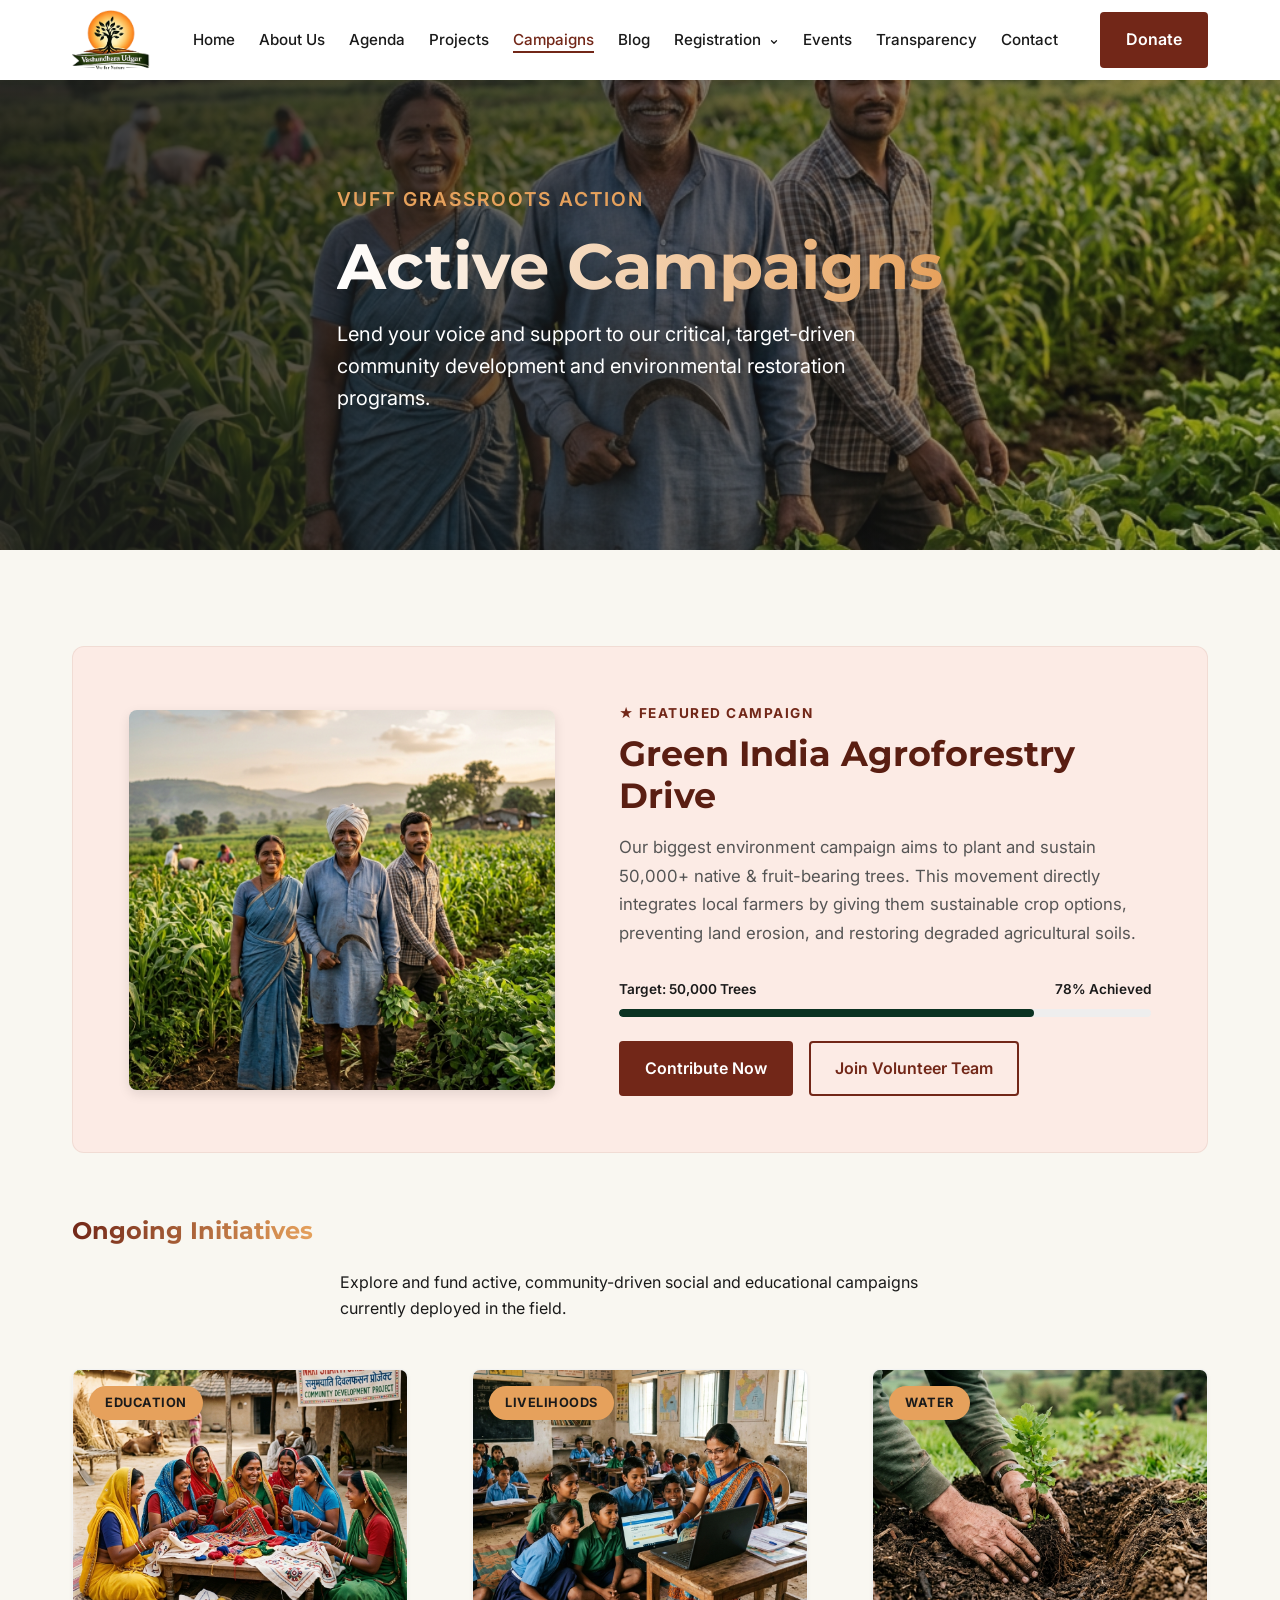
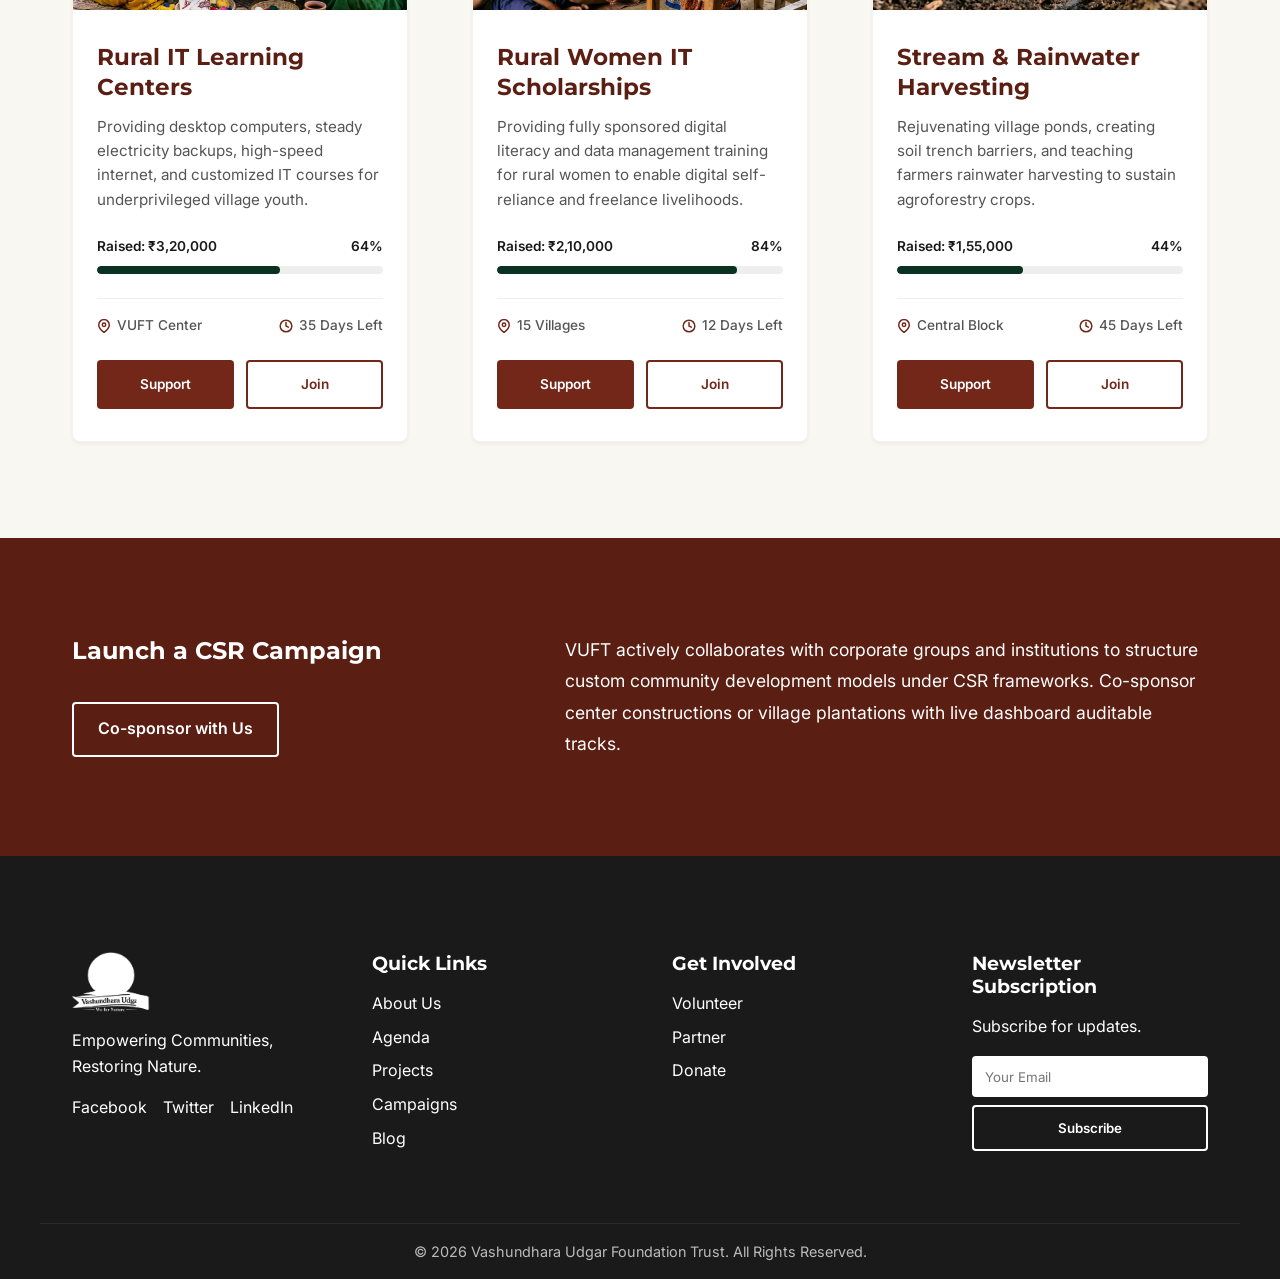
<file: campaigns.html>
<!DOCTYPE html>
<html lang="en">
<head>
    <meta charset="UTF-8">
    <meta name="viewport" content="width=device-width, initial-scale=1.0">
    <meta name="description" content="Support Vashundhara Udgar Foundation Trust campaigns spanning across rural community empowerment, environmental conservation, and agroforestry.">
    <title>Active Campaigns | Vashundhara Udgar Foundation Trust</title>
    <link rel="preconnect" href="https://fonts.googleapis.com">
    <link rel="preconnect" href="https://fonts.gstatic.com" crossorigin>
    <link href="https://fonts.googleapis.com/css2?family=Inter:wght@300;400;500;600;700&family=Montserrat:wght@500;600;700;800&display=swap" rel="stylesheet">
    <link rel="stylesheet" href="style.css">
    <style>
        /* Campaigns Custom Layout & Premium Styles */
        .campaigns-grid {
            display: grid;
            grid-template-columns: repeat(3, 1fr);
            gap: var(--spacing-lg);
            margin-top: 2rem;
        }

        .campaign-card {
            background: var(--color-bg-white);
            border-radius: 8px;
            overflow: hidden;
            box-shadow: var(--shadow-sm);
            transition: all var(--transition-normal);
            display: flex;
            flex-direction: column;
            border: 1px solid rgba(0,0,0,0.05);
            text-align: left;
        }

        .campaign-card:hover {
            transform: translateY(-6px);
            box-shadow: 0 12px 30px rgba(0,0,0,0.12);
        }

        .campaign-img-wrapper {
            position: relative;
            width: 100%;
            height: 240px;
            overflow: hidden;
        }

        .campaign-img-wrapper img {
            width: 100%;
            height: 100%;
            object-fit: cover;
            transition: transform 0.5s ease;
        }

        .campaign-card:hover .campaign-img-wrapper img {
            transform: scale(1.05);
        }

        .campaign-badge {
            position: absolute;
            top: 1rem;
            left: 1rem;
            background-color: var(--color-accent);
            color: var(--color-text-dark);
            padding: 0.4rem 1rem;
            border-radius: 50px;
            font-size: 0.8rem;
            font-weight: 700;
            text-transform: uppercase;
            letter-spacing: 0.5px;
            box-shadow: var(--shadow-sm);
            z-index: 2;
        }

        .campaign-content {
            padding: 2rem 1.5rem;
            flex-grow: 1;
            display: flex;
            flex-direction: column;
        }

        .campaign-title {
            font-size: 1.45rem;
            font-weight: 700;
            color: var(--color-primary-dark);
            margin-bottom: 0.75rem;
            line-height: 1.3;
        }

        .campaign-desc {
            font-size: 0.95rem;
            color: var(--color-text-muted);
            line-height: 1.6;
            margin-bottom: 1.5rem;
            flex-grow: 1;
        }

        /* Progress Bar Styling */
        .campaign-progress-container {
            margin-bottom: 1.5rem;
        }

        .progress-label-row {
            display: flex;
            justify-content: space-between;
            font-size: 0.85rem;
            font-weight: 600;
            color: var(--color-text-dark);
            margin-bottom: 0.5rem;
        }

        .progress-bar-bg {
            background-color: #eee;
            height: 8px;
            border-radius: 10px;
            width: 100%;
            overflow: hidden;
            position: relative;
        }

        .progress-bar-fill {
            background-color: var(--color-secondary);
            height: 100%;
            border-radius: 10px;
            transition: width 1s ease-out-in;
        }

        /* Meta details */
        .campaign-meta-row {
            display: flex;
            justify-content: space-between;
            align-items: center;
            border-top: 1px solid #eee;
            padding-top: 1rem;
            margin-top: auto;
        }

        .campaign-meta-item {
            display: flex;
            align-items: center;
            gap: 0.4rem;
            font-size: 0.85rem;
            font-weight: 500;
            color: var(--color-text-muted);
        }

        .campaign-meta-item svg {
            color: var(--color-primary);
        }

        .campaign-buttons {
            display: grid;
            grid-template-columns: 1fr 1fr;
            gap: 0.75rem;
            margin-top: 1.5rem;
        }

        .campaign-buttons .btn {
            padding: 0.7rem 1rem;
            font-size: 0.85rem;
            border-radius: 4px;
        }

        /* Featured Campaign Section */
        .featured-campaign {
            background: #FCEBE5;
            border-radius: 12px;
            padding: 3.5rem;
            margin-bottom: 4rem;
            display: flex;
            gap: var(--spacing-lg);
            align-items: center;
            text-align: left;
            border: 1px solid rgba(114, 39, 24, 0.08);
        }

        .featured-campaign-img {
            flex: 1.2;
            border-radius: 8px;
            overflow: hidden;
            height: 380px;
            box-shadow: var(--shadow-md);
        }

        .featured-campaign-img img {
            width: 100%;
            height: 100%;
            object-fit: cover;
        }

        .featured-campaign-info {
            flex: 1.5;
            display: flex;
            flex-direction: column;
            justify-content: center;
        }

        .featured-tag {
            color: var(--color-primary);
            font-size: 0.85rem;
            font-weight: 700;
            text-transform: uppercase;
            letter-spacing: 1.5px;
            margin-bottom: 0.5rem;
            display: block;
        }

        .featured-title {
            font-size: 2.2rem;
            color: var(--color-primary-dark);
            margin-bottom: 1rem;
            line-height: 1.2;
        }

        .featured-desc {
            font-size: 1.05rem;
            line-height: 1.7;
            color: var(--color-text-muted);
            margin-bottom: 2rem;
        }

        /* Responsive Breakpoints */
        @media (max-width: 992px) {
            .campaigns-grid {
                grid-template-columns: repeat(2, 1fr);
                gap: var(--spacing-md);
            }
            .featured-campaign {
                flex-direction: column;
                padding: 2rem;
                gap: var(--spacing-md);
            }
            .featured-campaign-img {
                width: 100%;
                height: 280px;
                flex: none;
            }
            .featured-campaign-info {
                width: 100%;
                flex: none;
            }
        }

        @media (max-width: 768px) {
            .campaigns-grid {
                grid-template-columns: 1fr;
                gap: var(--spacing-md);
            }
            .featured-title {
                font-size: 1.8rem;
            }
        }
    </style>
</head>
<body>
    <!-- Navbar -->
    <header class="header" id="header">
        <div class="container nav-container">
            <a href="index.html" class="logo">
                <img src="assets/images/logo vashundra.png" alt="VUFT Logo" style="height: 60px;">
            </a>
            <nav class="nav-menu" id="nav-menu">
                <ul class="nav-list">
                    <li class="nav-item"><a href="index.html" class="nav-link">Home</a></li>
                    <li class="nav-item"><a href="about.html" class="nav-link">About Us</a></li>
                    <li class="nav-item"><a href="agenda.html" class="nav-link">Agenda</a></li>
                    <li class="nav-item"><a href="projects.html" class="nav-link">Projects</a></li>
                    <li class="nav-item"><a href="campaigns.html" class="nav-link active">Campaigns</a></li>
                    <li class="nav-item"><a href="blog.html" class="nav-link">Blog</a></li>
                    <li class="nav-item dropdown">
                        <a href="registration.html" class="nav-link">Registration <span class="dropdown-icon"><svg width="10" height="10" viewBox="0 0 24 24" fill="none" stroke="currentColor" stroke-width="3" stroke-linecap="round" stroke-linejoin="round" style="vertical-align: middle; display: inline-block; margin-left: 2px;"><polyline points="6 9 12 15 18 9"></polyline></svg></span></a>
                        <ul class="dropdown-menu">
                            <li><a href="partner.html">Partner</a></li>
                            <li><a href="member.html">Member</a></li>
                            <li><a href="volunteer.html">Volunteer</a></li>
                        </ul>
                    </li>
                    <li class="nav-item"><a href="events.html" class="nav-link">Events</a></li>
                    <li class="nav-item"><a href="transparency.html" class="nav-link">Transparency</a></li>
                    <li class="nav-item"><a href="contact.html" class="nav-link">Contact</a></li>
                </ul>
            </nav>
            <div class="nav-actions">
                <a href="donate.html" class="btn btn-primary">Donate</a>
                <button class="menu-toggle" id="menu-toggle" aria-label="Toggle Menu">
                    <span class="bar"></span>
                    <span class="bar"></span>
                    <span class="bar"></span>
                </button>
            </div>
        </div>
    </header>

    <!-- 1. Hero Banner (Identical Layout to projects.html / events.html) -->
    <section class="inner-page-hero" id="home">
        <div class="hero-bg">
            <img src="assets/images/mission.png" alt="Empowering rural and environmental campaigns" class="hero-img">
            <div class="hero-overlay"></div>
        </div>
        <div class="container hero-content">
            <span class="hero-subtitle animate-up">VUFT Grassroots Action</span>
            <h1 class="hero-title animate-up delay-1 text-gradient" style="background: linear-gradient(90deg, #FFFFFF 0%, var(--color-accent) 100%); -webkit-background-clip: text; -webkit-text-fill-color: transparent;">Active Campaigns</h1>
            <p class="hero-desc animate-up delay-2">Lend your voice and support to our critical, target-driven community development and environmental restoration programs.</p>
        </div>
    </section>

    <!-- 2. Main Campaigns Content -->
    <section class="section">
        <div class="container">
            
            <!-- Featured Campaign Block -->
            <div class="featured-campaign animate-on-scroll">
                <div class="featured-campaign-img">
                    <img src="assets/images/mission.png" alt="Featured Campaign">
                </div>
                <div class="featured-campaign-info">
                    <span class="featured-tag">★ Featured Campaign</span>
                    <h2 class="featured-title">Green India Agroforestry Drive</h2>
                    <p class="featured-desc">Our biggest environment campaign aims to plant and sustain 50,000+ native & fruit-bearing trees. This movement directly integrates local farmers by giving them sustainable crop options, preventing land erosion, and restoring degraded agricultural soils.</p>
                    
                    <!-- Progress Bar -->
                    <div class="campaign-progress-container">
                        <div class="progress-label-row">
                            <span>Target: 50,000 Trees</span>
                            <span>78% Achieved</span>
                        </div>
                        <div class="progress-bar-bg">
                            <div class="progress-bar-fill" style="width: 78%;"></div>
                        </div>
                    </div>

                    <div style="display: flex; gap: 1rem;">
                        <a href="donate.html" class="btn btn-primary">Contribute Now</a>
                        <a href="volunteer.html" class="btn btn-outline" style="border-color: var(--color-primary); color: var(--color-primary);">Join Volunteer Team</a>
                    </div>
                </div>
            </div>

            <!-- Grid Header -->
            <div class="text-center animate-on-scroll" style="margin-bottom: 3rem;">
                <h2 class="text-gradient">Ongoing Initiatives</h2>
                <p style="max-width: 600px; margin: 0.5rem auto 0;">Explore and fund active, community-driven social and educational campaigns currently deployed in the field.</p>
            </div>

            <!-- Grid of Campaigns -->
            <div class="campaigns-grid">
                
                <!-- Campaign 1: Rural IT Labs -->
                <div class="campaign-card animate-on-scroll">
                    <div class="campaign-img-wrapper">
                        <span class="campaign-badge">Education</span>
                        <img src="assets/images/project2.png" alt="Rural IT Learning Lab">
                    </div>
                    <div class="campaign-content">
                        <h3 class="campaign-title">Rural IT Learning Centers</h3>
                        <p class="campaign-desc">Providing desktop computers, steady electricity backups, high-speed internet, and customized IT courses for underprivileged village youth.</p>
                        
                        <div class="campaign-progress-container">
                            <div class="progress-label-row">
                                <span>Raised: ₹3,20,000</span>
                                <span>64%</span>
                            </div>
                            <div class="progress-bar-bg">
                                <div class="progress-bar-fill" style="width: 64%;"></div>
                            </div>
                        </div>

                        <div class="campaign-meta-row">
                            <div class="campaign-meta-item">
                                <svg width="14" height="14" viewBox="0 0 24 24" fill="none" stroke="currentColor" stroke-width="2.5" stroke-linecap="round" stroke-linejoin="round"><path d="M21 10c0 7-9 13-9 13s-9-6-9-13a9 9 0 0 1 18 0z"></path><circle cx="12" cy="10" r="3"></circle></svg>
                                <span>VUFT Center</span>
                            </div>
                            <div class="campaign-meta-item">
                                <svg width="14" height="14" viewBox="0 0 24 24" fill="none" stroke="currentColor" stroke-width="2.5" stroke-linecap="round" stroke-linejoin="round"><circle cx="12" cy="12" r="10"></circle><polyline points="12 6 12 12 16 14"></polyline></svg>
                                <span>35 Days Left</span>
                            </div>
                        </div>

                        <div class="campaign-buttons">
                            <a href="donate.html" class="btn btn-primary">Support</a>
                            <a href="volunteer.html" class="btn btn-outline" style="border-color: var(--color-primary); color: var(--color-primary);">Join</a>
                        </div>
                    </div>
                </div>

                <!-- Campaign 2: Women IT Scholarships -->
                <div class="campaign-card animate-on-scroll delay-1">
                    <div class="campaign-img-wrapper">
                        <span class="campaign-badge">Livelihoods</span>
                        <img src="assets/images/project3.png" alt="Women IT Scholarships">
                    </div>
                    <div class="campaign-content">
                        <h3 class="campaign-title">Rural Women IT Scholarships</h3>
                        <p class="campaign-desc">Providing fully sponsored digital literacy and data management training for rural women to enable digital self-reliance and freelance livelihoods.</p>
                        
                        <div class="campaign-progress-container">
                            <div class="progress-label-row">
                                <span>Raised: ₹2,10,000</span>
                                <span>84%</span>
                            </div>
                            <div class="progress-bar-bg">
                                <div class="progress-bar-fill" style="width: 84%;"></div>
                            </div>
                        </div>

                        <div class="campaign-meta-row">
                            <div class="campaign-meta-item">
                                <svg width="14" height="14" viewBox="0 0 24 24" fill="none" stroke="currentColor" stroke-width="2.5" stroke-linecap="round" stroke-linejoin="round"><path d="M21 10c0 7-9 13-9 13s-9-6-9-13a9 9 0 0 1 18 0z"></path><circle cx="12" cy="10" r="3"></circle></svg>
                                <span>15 Villages</span>
                            </div>
                            <div class="campaign-meta-item">
                                <svg width="14" height="14" viewBox="0 0 24 24" fill="none" stroke="currentColor" stroke-width="2.5" stroke-linecap="round" stroke-linejoin="round"><circle cx="12" cy="12" r="10"></circle><polyline points="12 6 12 12 16 14"></polyline></svg>
                                <span>12 Days Left</span>
                            </div>
                        </div>

                        <div class="campaign-buttons">
                            <a href="donate.html" class="btn btn-primary">Support</a>
                            <a href="volunteer.html" class="btn btn-outline" style="border-color: var(--color-primary); color: var(--color-primary);">Join</a>
                        </div>
                    </div>
                </div>

                <!-- Campaign 3: Clean Streams & Water Preservation -->
                <div class="campaign-card animate-on-scroll delay-2">
                    <div class="campaign-img-wrapper">
                        <span class="campaign-badge">Water</span>
                        <img src="assets/images/project1.png" alt="Clean Water Restoration">
                    </div>
                    <div class="campaign-content">
                        <h3 class="campaign-title">Stream & Rainwater Harvesting</h3>
                        <p class="campaign-desc">Rejuvenating village ponds, creating soil trench barriers, and teaching farmers rainwater harvesting to sustain agroforestry crops.</p>
                        
                        <div class="campaign-progress-container">
                            <div class="progress-label-row">
                                <span>Raised: ₹1,55,000</span>
                                <span>44%</span>
                            </div>
                            <div class="progress-bar-bg">
                                <div class="progress-bar-fill" style="width: 44%;"></div>
                            </div>
                        </div>

                        <div class="campaign-meta-row">
                            <div class="campaign-meta-item">
                                <svg width="14" height="14" viewBox="0 0 24 24" fill="none" stroke="currentColor" stroke-width="2.5" stroke-linecap="round" stroke-linejoin="round"><path d="M21 10c0 7-9 13-9 13s-9-6-9-13a9 9 0 0 1 18 0z"></path><circle cx="12" cy="10" r="3"></circle></svg>
                                <span>Central Block</span>
                            </div>
                            <div class="campaign-meta-item">
                                <svg width="14" height="14" viewBox="0 0 24 24" fill="none" stroke="currentColor" stroke-width="2.5" stroke-linecap="round" stroke-linejoin="round"><circle cx="12" cy="12" r="10"></circle><polyline points="12 6 12 12 16 14"></polyline></svg>
                                <span>45 Days Left</span>
                            </div>
                        </div>

                        <div class="campaign-buttons">
                            <a href="donate.html" class="btn btn-primary">Support</a>
                            <a href="volunteer.html" class="btn btn-outline" style="border-color: var(--color-primary); color: var(--color-primary);">Join</a>
                        </div>
                    </div>
                </div>

            </div>

        </div>
    </section>

    <!-- 3. Join General Action Banner -->
    <section class="section csr-section bg-primary-dark text-light">
        <div class="container">
            <div style="display: flex; flex-wrap: wrap; gap: 4rem; align-items: center;">
                <div style="flex: 1; min-width: 300px; display: flex; flex-direction: column; justify-content: space-between; min-height: 120px;">
                    <h2 class="text-light animate-on-scroll" style="margin: 0;">Launch a CSR Campaign</h2>
                    <div style="margin-top: auto; padding-top: 2rem;">
                        <a href="partner.html" class="btn btn-outline animate-on-scroll delay-2">Co-sponsor with Us</a>
                    </div>
                </div>
                <div style="flex: 1.5; min-width: 300px;" class="animate-on-scroll delay-1">
                    <p style="font-size: 1.1rem; line-height: 1.8;">VUFT actively collaborates with corporate groups and institutions to structure custom community development models under CSR frameworks. Co-sponsor center constructions or village plantations with live dashboard auditable tracks.</p>
                </div>
            </div>
        </div>
    </section>

    <!-- Footer (Identical structure to index.html / agenda.html) -->
    <footer class="footer">
        <div class="container footer-container">
            <div class="footer-col">
                <a href="index.html" class="logo"><img src="assets/images/logo vashundra.png" alt="VUFT Logo" style="height: 60px; filter: brightness(0) invert(1);"></a>
                <p style="margin-top: 1rem;">Empowering Communities, Restoring Nature.</p>
                <div class="social-links">
                    <a href="#">Facebook</a>
                    <a href="#">Twitter</a>
                    <a href="#">LinkedIn</a>
                </div>
            </div>
            <div class="footer-col">
                <h4>Quick Links</h4>
                <ul>
                    <li><a href="about.html">About Us</a></li>
                    <li><a href="agenda.html">Agenda</a></li>
                    <li><a href="projects.html">Projects</a></li>
                    <li><a href="campaigns.html">Campaigns</a></li>
                    <li><a href="blog.html">Blog</a></li>
                </ul>
            </div>
            <div class="footer-col">
                <h4>Get Involved</h4>
                <ul>
                    <li><a href="volunteer.html">Volunteer</a></li>
                    <li><a href="partner.html">Partner</a></li>
                    <li><a href="donate.html">Donate</a></li>
                </ul>
            </div>
            <div class="footer-col">
                <h4>Newsletter Subscription</h4>
                <p>Subscribe for updates.</p>
                <form class="newsletter-form">
                    <input type="email" placeholder="Your Email" required>
                    <button type="submit" class="btn btn-outline">Subscribe</button>
                </form>
            </div>
        </div>
        <div class="container footer-bottom">
            <p>&copy; 2026 Vashundhara Udgar Foundation Trust. All Rights Reserved.</p>
        </div>
    </footer>

    <script src="script.js"></script>
</body>
</html>
</file>
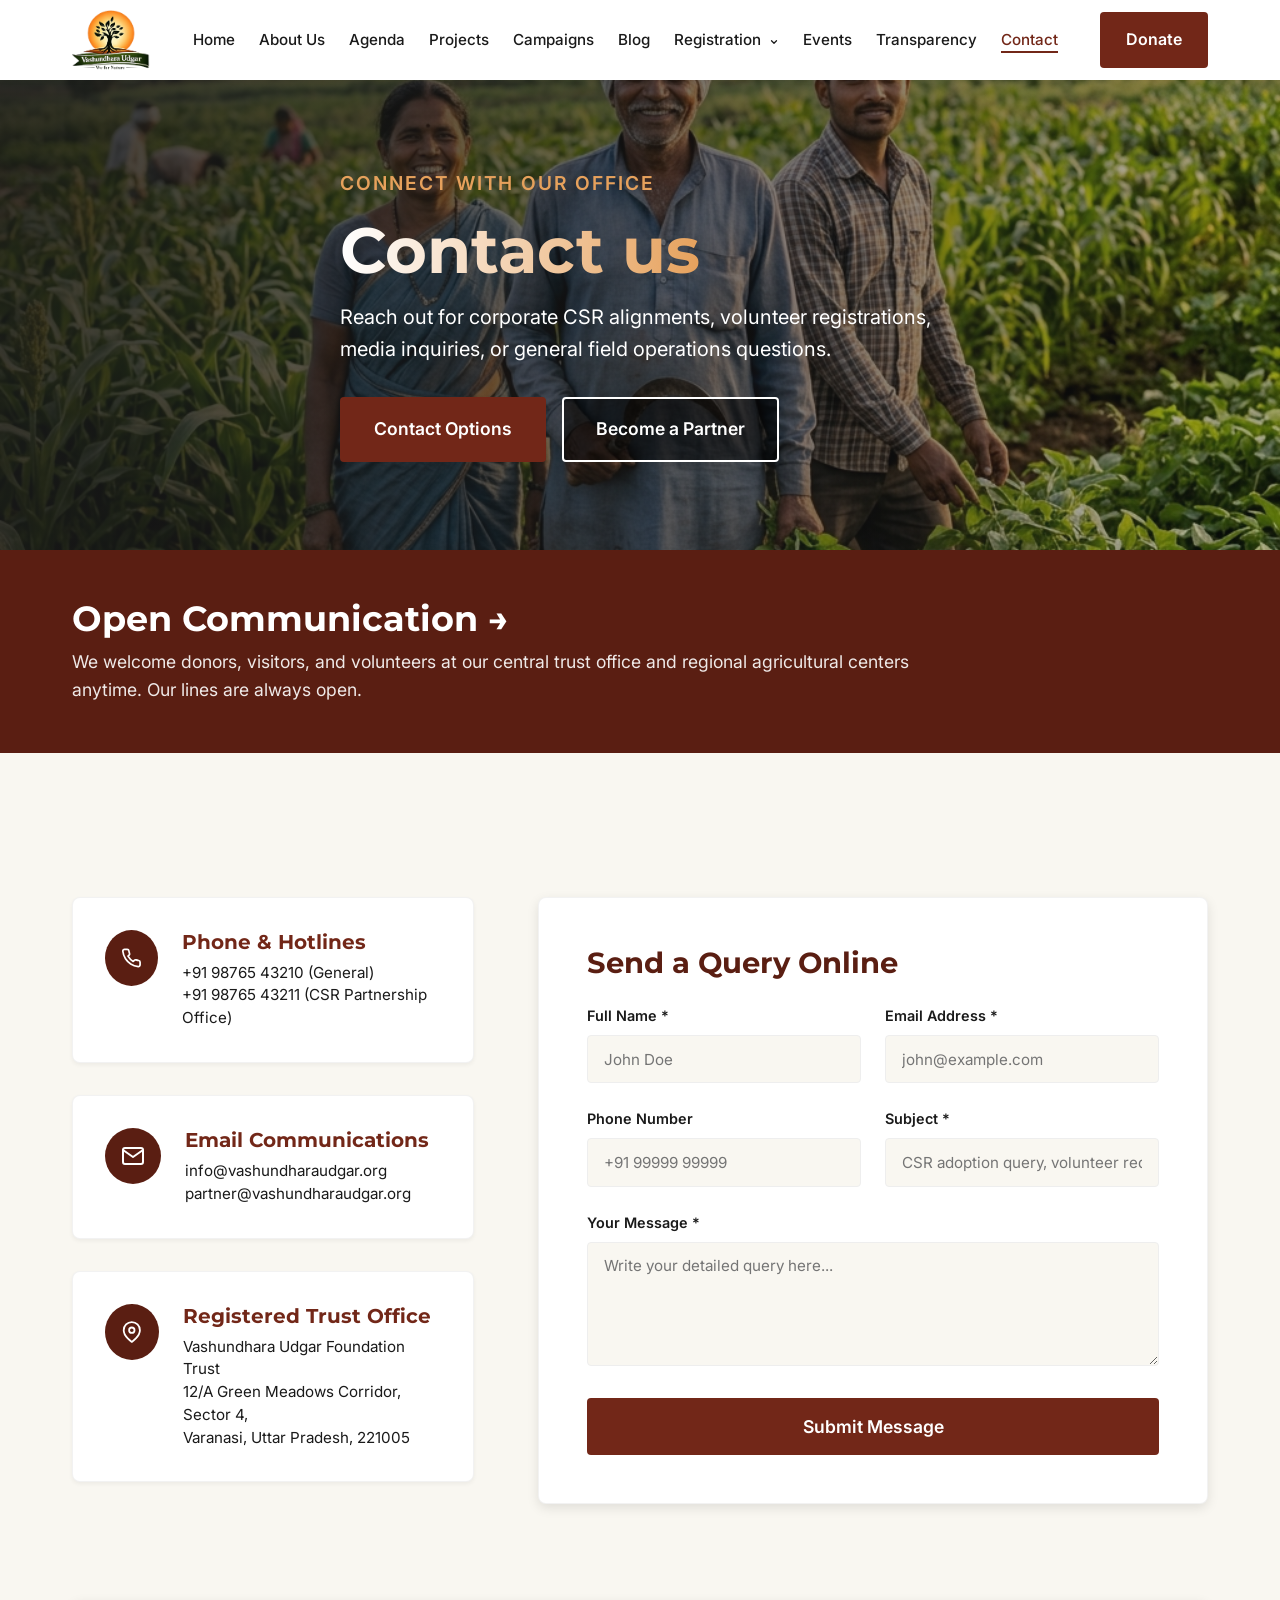
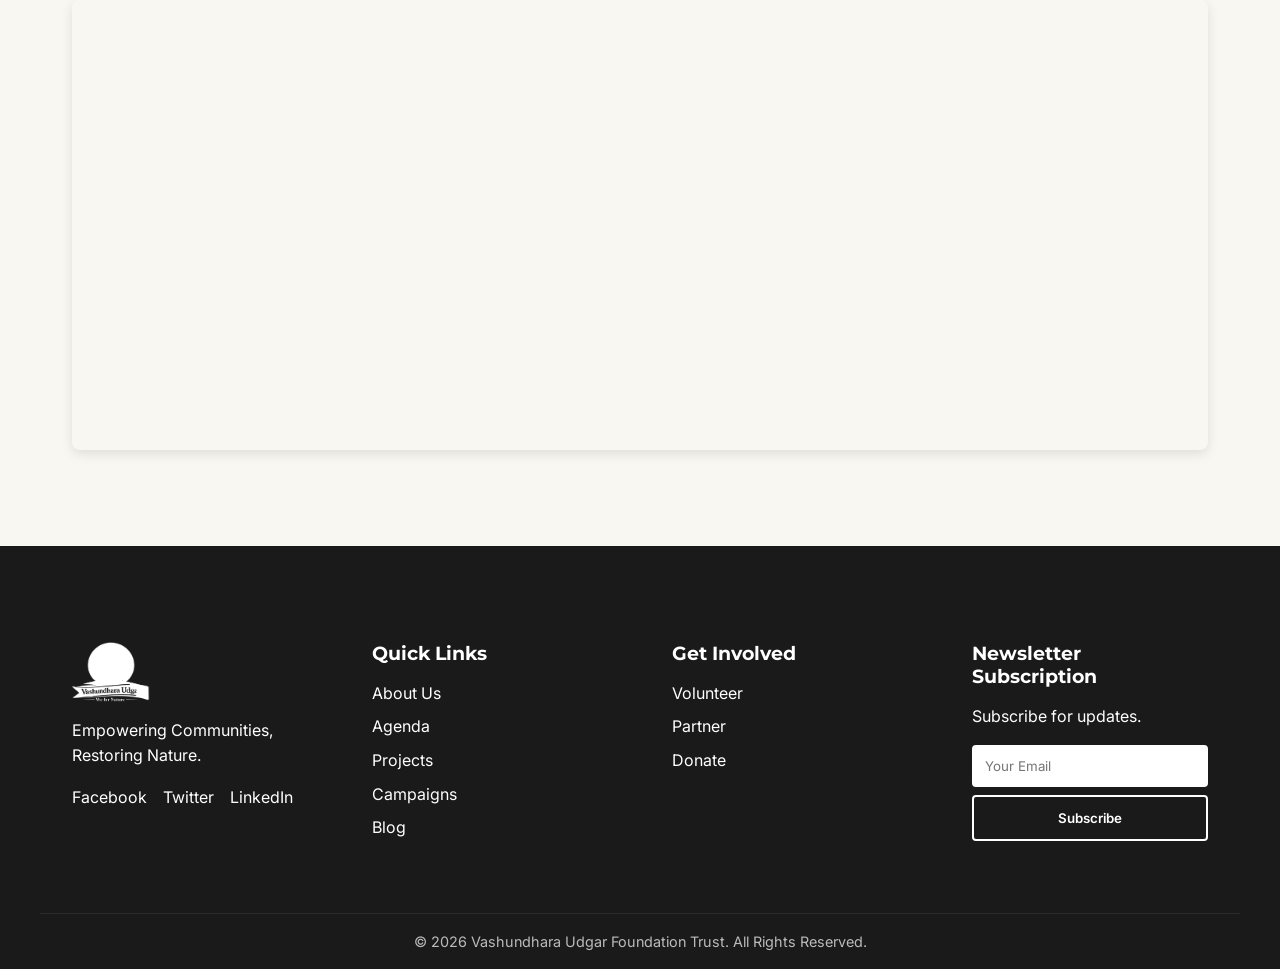
<file: contact.html>
<!DOCTYPE html>
<html lang="en">
<head>
    <meta charset="UTF-8">
    <meta name="viewport" content="width=device-width, initial-scale=1.0">
    <meta name="description" content="Get in touch with VUFT - Address, phone, emails, and online query submission for partnerships.">
    <title>Contact Us | Vashundhara Udgar Foundation Trust</title>
    <link rel="preconnect" href="https://fonts.googleapis.com">
    <link rel="preconnect" href="https://fonts.gstatic.com" crossorigin>
    <link href="https://fonts.googleapis.com/css2?family=Inter:wght@300;400;500;600;700&family=Montserrat:wght@500;600;700;800&display=swap" rel="stylesheet">
    <link rel="stylesheet" href="style.css">
    <style>
        /* Contact Page Custom Styles */
        .contact-grid {
            display: grid;
            grid-template-columns: 1fr 1.5fr;
            gap: var(--spacing-lg);
            margin-top: 3rem;
            align-items: start;
        }
        
        .contact-info-panel {
            display: flex;
            flex-direction: column;
            gap: 2rem;
            text-align: left;
        }
        
        .contact-info-card {
            background: var(--color-bg-white);
            padding: 2rem;
            border-radius: 8px;
            box-shadow: var(--shadow-sm);
            border: 1px solid rgba(0,0,0,0.05);
            display: flex;
            gap: 1.5rem;
            align-items: flex-start;
        }
        .contact-icon-wrapper {
            background-color: var(--color-primary-dark);
            color: white;
            padding: 1rem;
            border-radius: 50%;
            font-size: 1.5rem;
            line-height: 1;
            display: flex;
            align-items: center;
            justify-content: center;
            min-width: 50px;
            min-height: 50px;
        }
        .contact-card-text h4 {
            color: var(--color-primary);
            margin-bottom: 0.5rem;
            font-size: 1.25rem;
        }
        .contact-card-text p {
            font-size: 0.95rem;
            color: var(--color-text-dark);
            line-height: 1.5;
            margin: 0;
        }
        
        /* Contact Form Styles */
        .contact-form-card {
            background: var(--color-bg-white);
            padding: 3rem;
            border-radius: 8px;
            box-shadow: var(--shadow-md);
            border: 1px solid rgba(0,0,0,0.05);
            text-align: left;
        }
        .contact-form-title {
            color: var(--color-primary-dark);
            font-size: 1.8rem;
            margin-bottom: 1.5rem;
            font-weight: 700;
        }
        .form-row {
            display: flex;
            gap: 1.5rem;
            margin-bottom: 1.5rem;
        }
        .form-group {
            flex: 1;
            display: flex;
            flex-direction: column;
            gap: 0.5rem;
        }
        .form-group label {
            font-size: 0.9rem;
            font-weight: 600;
            color: var(--color-text-dark);
        }
        .form-group input, .form-group textarea {
            padding: 0.85rem 1rem;
            border: 1.5px solid #eee;
            border-radius: 4px;
            font-family: var(--font-body);
            font-size: 0.95rem;
            background-color: var(--color-bg-light);
            transition: all var(--transition-fast);
        }
        .form-group input:focus, .form-group textarea:focus {
            border-color: var(--color-primary);
            background-color: white;
            outline: none;
            box-shadow: 0 0 10px rgba(114, 39, 24, 0.08);
        }
        
        /* Map Section Styles */
        .map-section {
            margin-top: var(--spacing-xl);
            border-radius: 8px;
            overflow: hidden;
            box-shadow: var(--shadow-md);
            height: 450px;
            width: 100%;
        }

        @media (max-width: 992px) {
            .contact-grid {
                grid-template-columns: 1fr;
                gap: var(--spacing-md);
            }
        }
        @media (max-width: 768px) {
            .form-row {
                flex-direction: column;
                gap: 1.5rem;
            }
            .contact-form-card {
                padding: 2rem 1.5rem;
            }
        }
    </style>
</head>
<body>
    <!-- Navbar -->
    <header class="header" id="header">
        <div class="container nav-container">
            <a href="index.html" class="logo">
                <img src="assets/images/logo vashundra.png" alt="VUFT Logo" style="height: 60px;">
            </a>
            <nav class="nav-menu" id="nav-menu">
                <ul class="nav-list">
                    <li class="nav-item"><a href="index.html" class="nav-link">Home</a></li>
                    <li class="nav-item"><a href="about.html" class="nav-link">About Us</a></li>
                    <li class="nav-item"><a href="agenda.html" class="nav-link">Agenda</a></li>
                    <li class="nav-item"><a href="projects.html" class="nav-link">Projects</a></li>
                    <li class="nav-item"><a href="campaigns.html" class="nav-link">Campaigns</a></li>
                    <li class="nav-item"><a href="blog.html" class="nav-link">Blog</a></li>
                    <li class="nav-item dropdown">
                        <a href="registration.html" class="nav-link">Registration <span class="dropdown-icon"><svg width="10" height="10" viewBox="0 0 24 24" fill="none" stroke="currentColor" stroke-width="3" stroke-linecap="round" stroke-linejoin="round" style="vertical-align: middle; display: inline-block; margin-left: 2px;"><polyline points="6 9 12 15 18 9"></polyline></svg></span></a>
                        <ul class="dropdown-menu">
                            <li><a href="partner.html">Partner</a></li>
                            <li><a href="member.html">Member</a></li>
                            <li><a href="volunteer.html">Volunteer</a></li>
                        </ul>
                    </li>
                    <li class="nav-item"><a href="events.html" class="nav-link">Events</a></li>
                    <li class="nav-item"><a href="transparency.html" class="nav-link">Transparency</a></li>
                    <li class="nav-item"><a href="contact.html" class="nav-link active">Contact</a></li>
                </ul>
            </nav>
            <div class="nav-actions">
                <a href="donate.html" class="btn btn-primary">Donate</a>
                <button class="menu-toggle" id="menu-toggle" aria-label="Toggle Menu">
                    <span class="bar"></span>
                    <span class="bar"></span>
                    <span class="bar"></span>
                </button>
            </div>
        </div>
    </header>

    <!-- 1. Hero Banner (Identical Layout to index.html / projects.html / events.html) -->
    <section class="inner-page-hero" id="home">
        <div class="hero-bg">
            <img src="assets/images/mission.png" alt="NGO Office Contact Support" class="hero-img">
            <div class="hero-overlay"></div>
        </div>
        <div class="container hero-content">
            <span class="hero-subtitle animate-up">CONNECT WITH OUR OFFICE</span>
            <h1 class="hero-title animate-up delay-1 text-gradient" style="background: linear-gradient(90deg, #FFFFFF 0%, var(--color-accent) 100%); -webkit-background-clip: text; -webkit-text-fill-color: transparent;">Contact us</h1>
            <p class="hero-desc animate-up delay-2">Reach out for corporate CSR alignments, volunteer registrations, media inquiries, or general field operations questions.</p>
            <div class="hero-buttons animate-up delay-3">
                <a href="#contact-details" class="btn btn-primary btn-lg">Contact Options</a>
                <a href="partner.html" class="btn btn-outline btn-lg" style="background: rgba(0,0,0,0.5);">Become a Partner</a>
            </div>
        </div>
    </section>

    <!-- 2. Introduction Banner (Identical layout to index.html About Banner) -->
    <section class="section about-banner" style="background-color: var(--color-primary-dark); color: white; padding: 3rem 0;">
        <div class="container">
            <div class="animate-on-scroll">
                <h2 style="font-size: 2.2rem; margin-bottom: 0.5rem; color: white;">Open Communication &rarr;</h2>
                <p style="font-size: 1.1rem; max-width: 900px; color: rgba(255, 255, 255, 0.9);">We welcome donors, visitors, and volunteers at our central trust office and regional agricultural centers anytime. Our lines are always open.</p>
            </div>
        </div>
    </section>

    <!-- 3. Contact Form & Info Cards Grid -->
    <section class="section" id="contact-details">
        <div class="container">
            <div class="contact-grid">
                <!-- Left Column: Info Cards -->
                <div class="contact-info-panel animate-on-scroll delay-1">
                    <!-- Phone Card -->
                    <div class="contact-info-card">
                        <div class="contact-icon-wrapper">
                            <svg viewBox="0 0 24 24" width="24" height="24" fill="none" stroke="currentColor" stroke-width="2" stroke-linecap="round" stroke-linejoin="round">
                                <path d="M22 16.92v3a2 2 0 0 1-2.18 2 19.79 19.79 0 0 1-8.63-3.07 19.5 19.5 0 0 1-6-6 19.79 19.79 0 0 1-3.07-8.67A2 2 0 0 1 4.11 2h3a2 2 0 0 1 2 1.72 12.84 12.84 0 0 0 .7 2.81 2 2 0 0 1-.45 2.11L8.09 9.91a16 16 0 0 0 6 6l1.27-1.27a2 2 0 0 1 2.11-.45 12.84 12.84 0 0 0 2.81.7A2 2 0 0 1 22 16.92z"></path>
                            </svg>
                        </div>
                        <div class="contact-card-text">
                            <h4>Phone & Hotlines</h4>
                            <p>+91 98765 43210 (General)</p>
                            <p>+91 98765 43211 (CSR Partnership Office)</p>
                        </div>
                    </div>
                    
                    <!-- Email Card -->
                    <div class="contact-info-card">
                        <div class="contact-icon-wrapper">
                            <svg viewBox="0 0 24 24" width="24" height="24" fill="none" stroke="currentColor" stroke-width="2" stroke-linecap="round" stroke-linejoin="round">
                                <path d="M4 4h16c1.1 0 2 .9 2 2v12c0 1.1-.9 2-2 2H4c-1.1 0-2-.9-2-2V6c0-1.1.9-2 2-2z"></path>
                                <polyline points="22,6 12,13 2,6"></polyline>
                            </svg>
                        </div>
                        <div class="contact-card-text">
                            <h4>Email Communications</h4>
                            <p>info@vashundharaudgar.org</p>
                            <p>partner@vashundharaudgar.org</p>
                        </div>
                    </div>
                    
                    <!-- Address Card -->
                    <div class="contact-info-card">
                        <div class="contact-icon-wrapper">
                            <svg viewBox="0 0 24 24" width="24" height="24" fill="none" stroke="currentColor" stroke-width="2" stroke-linecap="round" stroke-linejoin="round">
                                <path d="M21 10c0 7-9 13-9 13s-9-6-9-13a9 9 0 0 1 18 0z"></path>
                                <circle cx="12" cy="10" r="3"></circle>
                            </svg>
                        </div>
                        <div class="contact-card-text">
                            <h4>Registered Trust Office</h4>
                            <p>Vashundhara Udgar Foundation Trust</p>
                            <p>12/A Green Meadows Corridor, Sector 4,</p>
                            <p>Varanasi, Uttar Pradesh, 221005</p>
                        </div>
                    </div>
                </div>
                
                <!-- Right Column: Interactive Form -->
                <div class="contact-form-card animate-on-scroll delay-2">
                    <h3 class="contact-form-title">Send a Query Online</h3>
                    <form action="#" method="POST">
                        <div class="form-row">
                            <div class="form-group">
                                <label for="name">Full Name *</label>
                                <input type="text" id="name" name="name" placeholder="John Doe" required>
                            </div>
                            <div class="form-group">
                                <label for="email">Email Address *</label>
                                <input type="email" id="email" name="email" placeholder="john@example.com" required>
                            </div>
                        </div>
                        
                        <div class="form-row">
                            <div class="form-group">
                                <label for="phone">Phone Number</label>
                                <input type="tel" id="phone" name="phone" placeholder="+91 99999 99999">
                            </div>
                            <div class="form-group">
                                <label for="subject">Subject *</label>
                                <input type="text" id="subject" name="subject" placeholder="CSR adoption query, volunteer request" required>
                            </div>
                        </div>
                        
                        <div class="form-group" style="margin-bottom: 2rem;">
                            <label for="message">Your Message *</label>
                            <textarea id="message" name="message" rows="5" placeholder="Write your detailed query here..." required></textarea>
                        </div>
                        
                        <button type="submit" class="btn btn-primary btn-lg" style="width: 100%;">Submit Message</button>
                    </form>
                </div>
            </div>
            
            <!-- Embedded Google Map -->
            <div class="map-section animate-on-scroll delay-3">
                <!-- Using a highly detailed regional map placeholder matching our Varanasi address -->
                <iframe src="https://www.google.com/maps/embed?pb=!1m18!1m12!1m3!1d115408.24584223297!2d82.9087071060938!3d25.320901300057077!2m3!1f0!2f0!3f0!3m2!1i1024!2i768!4f13.1!3m3!1m2!1m3!1d3606.3308828945657!2d83.00346061483861!3d25.321041983838423!2m3!1f0!2f0!3f0!3m2!1i1024!2i768!4f13.1!3m3!1m2!1m3!1d200000!2d83.0!3d25.3!2m3!1f0!2f0!3f0!3m2!1i1024!2i768!4f13.1!5e0!3m2!1sen!2sin!4v1653729900000!5m2!1sen!2sin" 
                        width="100%" height="100%" style="border:0;" allowfullscreen="" loading="lazy" referrerpolicy="no-referrer-when-downgrade"></iframe>
            </div>
        </div>
    </section>

    <!-- Footer (Identical structure to index.html / projects.html / events.html / transparency.html / agenda.html) -->
    <footer class="footer">
        <div class="container footer-container">
            <div class="footer-col">
                <a href="index.html" class="logo"><img src="assets/images/logo vashundra.png" alt="VUFT Logo" style="height: 60px; filter: brightness(0) invert(1);"></a>
                <p style="margin-top: 1rem;">Empowering Communities, Restoring Nature.</p>
                <div class="social-links">
                    <a href="#">Facebook</a>
                    <a href="#">Twitter</a>
                    <a href="#">LinkedIn</a>
                </div>
            </div>
            <div class="footer-col">
                <h4>Quick Links</h4>
                <ul>
                    <li><a href="about.html">About Us</a></li>
                    <li><a href="agenda.html">Agenda</a></li>
                    <li><a href="projects.html">Projects</a></li>
                    <li><a href="campaigns.html">Campaigns</a></li>
                    <li><a href="blog.html">Blog</a></li>
                </ul>
            </div>
            <div class="footer-col">
                <h4>Get Involved</h4>
                <ul>
                    <li><a href="volunteer.html">Volunteer</a></li>
                    <li><a href="partner.html">Partner</a></li>
                    <li><a href="donate.html">Donate</a></li>
                </ul>
            </div>
            <div class="footer-col">
                <h4>Newsletter Subscription</h4>
                <p>Subscribe for updates.</p>
                <form class="newsletter-form">
                    <input type="email" placeholder="Your Email" required>
                    <button type="submit" class="btn btn-outline">Subscribe</button>
                </form>
            </div>
        </div>
        <div class="container footer-bottom">
            <p>&copy; 2026 Vashundhara Udgar Foundation Trust. All Rights Reserved.</p>
        </div>
    </footer>

    <script src="script.js"></script>
</body>
</html>
</file>
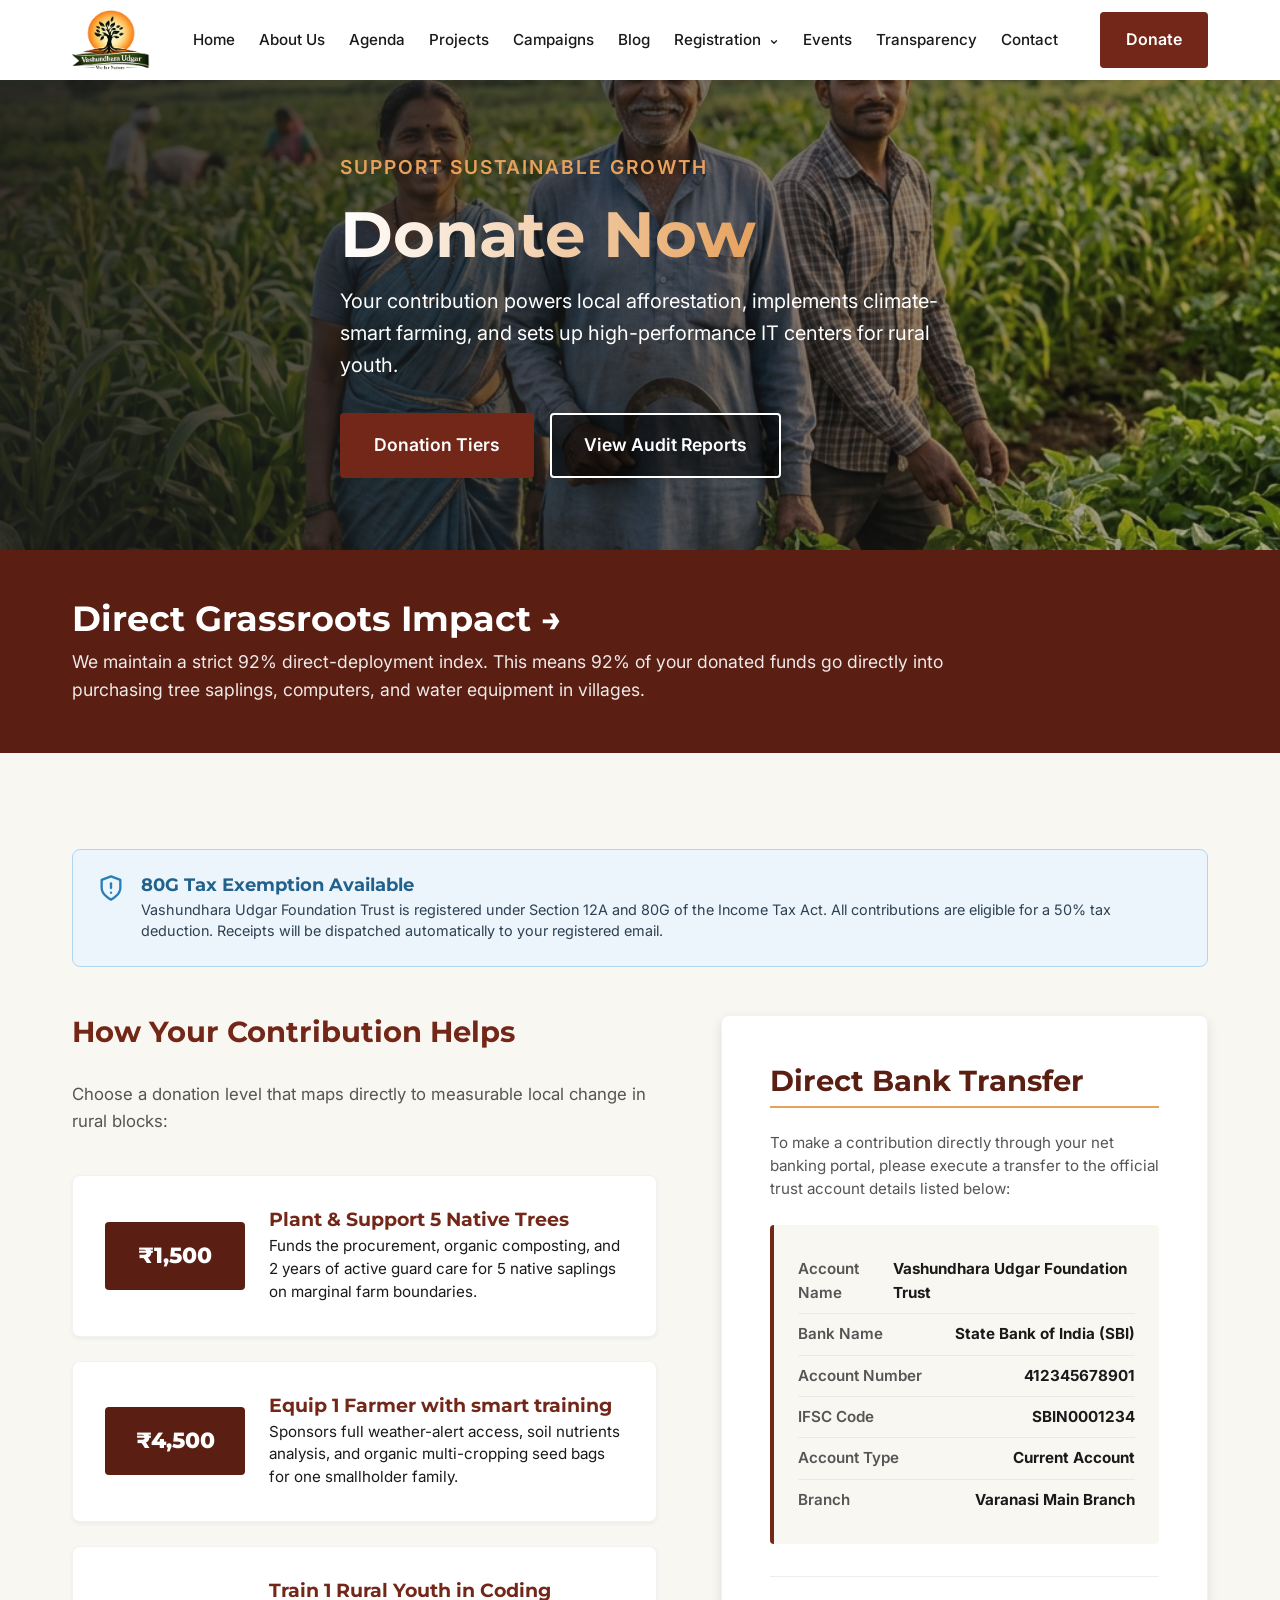
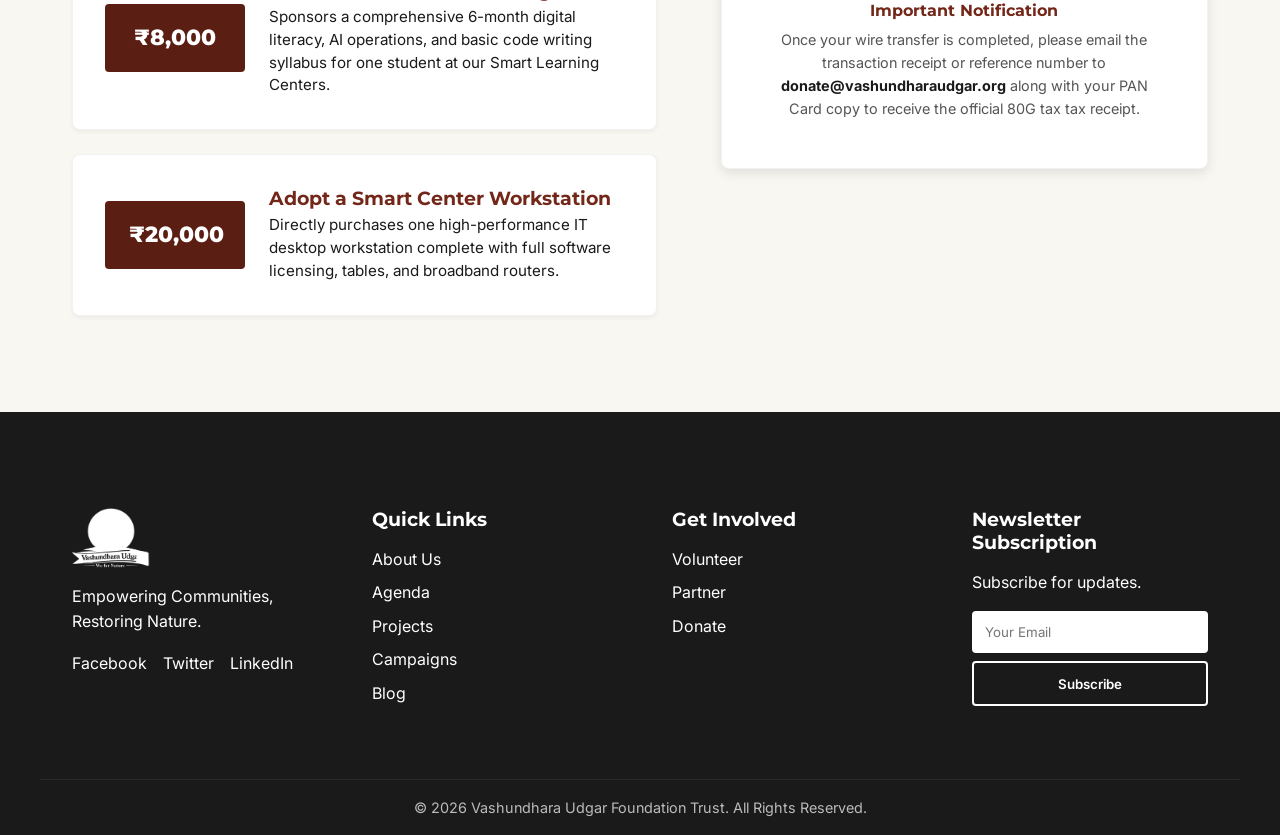
<file: donate.html>
<!DOCTYPE html>
<html lang="en">
<head>
    <meta charset="UTF-8">
    <meta name="viewport" content="width=device-width, initial-scale=1.0">
    <meta name="description" content="Support VUFT - Make a tax-deductible donation to fund climate-smart agriculture and rural IT centers.">
    <title>Donate Now | Vashundhara Udgar Foundation Trust</title>
    <link rel="preconnect" href="https://fonts.googleapis.com">
    <link rel="preconnect" href="https://fonts.gstatic.com" crossorigin>
    <link href="https://fonts.googleapis.com/css2?family=Inter:wght@300;400;500;600;700&family=Montserrat:wght@500;600;700;800&display=swap" rel="stylesheet">
    <link rel="stylesheet" href="style.css">
    <style>
        /* Donation Page Specific Styles */
        .donate-grid {
            display: grid;
            grid-template-columns: 1.2fr 1fr;
            gap: var(--spacing-lg);
            margin-top: 3rem;
            align-items: start;
        }
        
        /* Left Column: Tiers & Impact */
        .donate-impact-panel {
            display: flex;
            flex-direction: column;
            gap: 1.5rem;
            text-align: left;
        }
        
        .impact-tier-card {
            background: var(--color-bg-white);
            padding: 2rem;
            border-radius: 8px;
            box-shadow: var(--shadow-sm);
            border: 1px solid rgba(0,0,0,0.05);
            display: flex;
            gap: 1.5rem;
            align-items: center;
            transition: all var(--transition-normal);
        }
        .impact-tier-card:hover {
            transform: translateY(-3px);
            box-shadow: var(--shadow-md);
            border-color: var(--color-accent);
        }
        .tier-amount {
            background-color: var(--color-primary-dark);
            color: white;
            font-size: 1.4rem;
            font-weight: 800;
            padding: 1rem 1.5rem;
            border-radius: 4px;
            min-width: 140px;
            text-align: center;
            font-family: var(--font-heading);
        }
        .tier-details h4 {
            color: var(--color-primary);
            margin-bottom: 0.25rem;
            font-size: 1.2rem;
        }
        .tier-details p {
            font-size: 0.95rem;
            color: var(--color-text-dark);
            line-height: 1.5;
            margin: 0;
        }
        
        /* Right Column: Bank Details & UPI */
        .payment-methods-card {
            background: var(--color-bg-white);
            padding: 3rem;
            border-radius: 8px;
            box-shadow: var(--shadow-md);
            border: 1px solid rgba(0,0,0,0.05);
            text-align: left;
        }
        .payment-title {
            color: var(--color-primary-dark);
            font-size: 1.8rem;
            margin-bottom: 1.5rem;
            font-weight: 700;
            border-bottom: 2px solid var(--color-accent);
            padding-bottom: 0.5rem;
        }
        
        .bank-details-box {
            background-color: var(--color-bg-light);
            padding: 1.5rem;
            border-radius: 4px;
            border-left: 4px solid var(--color-primary);
            margin-bottom: 2rem;
        }
        .bank-row {
            display: flex;
            justify-content: space-between;
            padding: 0.5rem 0;
            border-bottom: 1px solid rgba(0,0,0,0.05);
            font-size: 0.95rem;
        }
        .bank-row:last-child {
            border-bottom: none;
        }
        .bank-label {
            font-weight: 600;
            color: var(--color-text-muted);
        }
        .bank-value {
            font-weight: 700;
            color: var(--color-text-dark);
        }
        
        /* 80G Alert Banner */
        .tax-alert-banner {
            background-color: #EBF5FB;
            border: 1.5px solid #AED6F1;
            border-radius: 8px;
            padding: 1.5rem;
            display: flex;
            gap: 1rem;
            align-items: flex-start;
            text-align: left;
            margin-bottom: 2rem;
        }
        .tax-alert-icon {
            color: #2980B9;
            flex-shrink: 0;
        }
        .tax-alert-text h4 {
            color: #21618C;
            margin-bottom: 0.25rem;
            font-size: 1.1rem;
        }
        .tax-alert-text p {
            font-size: 0.9rem;
            color: #2E4053;
            line-height: 1.5;
            margin: 0;
        }

        @media (max-width: 992px) {
            .donate-grid {
                grid-template-columns: 1fr;
                gap: var(--spacing-md);
            }
        }
        @media (max-width: 768px) {
            .payment-methods-card {
                padding: 2rem 1.5rem;
            }
            .impact-tier-card {
                flex-direction: column;
                align-items: flex-start;
                gap: 1rem;
            }
            .tier-amount {
                width: 100%;
            }
        }
    </style>
</head>
<body>
    <!-- Navbar -->
    <header class="header" id="header">
        <div class="container nav-container">
            <a href="index.html" class="logo">
                <img src="assets/images/logo vashundra.png" alt="VUFT Logo" style="height: 60px;">
            </a>
            <nav class="nav-menu" id="nav-menu">
                <ul class="nav-list">
                    <li class="nav-item"><a href="index.html" class="nav-link">Home</a></li>
                    <li class="nav-item"><a href="about.html" class="nav-link">About Us</a></li>
                    <li class="nav-item"><a href="agenda.html" class="nav-link">Agenda</a></li>
                    <li class="nav-item"><a href="projects.html" class="nav-link">Projects</a></li>
                    <li class="nav-item"><a href="campaigns.html" class="nav-link">Campaigns</a></li>
                    <li class="nav-item"><a href="blog.html" class="nav-link">Blog</a></li>
                    <li class="nav-item dropdown">
                        <a href="registration.html" class="nav-link">Registration <span class="dropdown-icon"><svg width="10" height="10" viewBox="0 0 24 24" fill="none" stroke="currentColor" stroke-width="3" stroke-linecap="round" stroke-linejoin="round" style="vertical-align: middle; display: inline-block; margin-left: 2px;"><polyline points="6 9 12 15 18 9"></polyline></svg></span></a>
                        <ul class="dropdown-menu">
                            <li><a href="#">Partner</a></li>
                            <li><a href="#">Member</a></li>
                            <li><a href="#">Volunteer</a></li>
                        </ul>
                    </li>
                    <li class="nav-item"><a href="events.html" class="nav-link">Events</a></li>
                    <li class="nav-item"><a href="transparency.html" class="nav-link">Transparency</a></li>
                    <li class="nav-item"><a href="contact.html" class="nav-link">Contact</a></li>
                </ul>
            </nav>
            <div class="nav-actions">
                <a href="donate.html" class="btn btn-primary">Donate</a>
                <button class="menu-toggle" id="menu-toggle" aria-label="Toggle Menu">
                    <span class="bar"></span>
                    <span class="bar"></span>
                    <span class="bar"></span>
                </button>
            </div>
        </div>
    </header>

    <!-- 1. Hero Banner (Identical Layout to index.html / projects.html / events.html) -->
    <section class="inner-page-hero" id="home">
        <div class="hero-bg">
            <img src="assets/images/mission.png" alt="Make a Donation" class="hero-img">
            <div class="hero-overlay"></div>
        </div>
        <div class="container hero-content">
            <span class="hero-subtitle animate-up">SUPPORT SUSTAINABLE GROWTH</span>
            <h1 class="hero-title animate-up delay-1 text-gradient" style="background: linear-gradient(90deg, #FFFFFF 0%, var(--color-accent) 100%); -webkit-background-clip: text; -webkit-text-fill-color: transparent;">Donate Now</h1>
            <p class="hero-desc animate-up delay-2">Your contribution powers local afforestation, implements climate-smart farming, and sets up high-performance IT centers for rural youth.</p>
            <div class="hero-buttons animate-up delay-3">
                <a href="#donation-panel" class="btn btn-primary btn-lg">Donation Tiers</a>
                <a href="transparency.html" class="btn btn-outline btn-lg" style="background: rgba(0,0,0,0.5);">View Audit Reports</a>
            </div>
        </div>
    </section>

    <!-- 2. Introduction Banner (Identical layout to index.html About Banner) -->
    <section class="section about-banner" style="background-color: var(--color-primary-dark); color: white; padding: 3rem 0;">
        <div class="container">
            <div class="animate-on-scroll">
                <h2 style="font-size: 2.2rem; margin-bottom: 0.5rem; color: white;">Direct Grassroots Impact &rarr;</h2>
                <p style="font-size: 1.1rem; max-width: 900px; color: rgba(255, 255, 255, 0.9);">We maintain a strict 92% direct-deployment index. This means 92% of your donated funds go directly into purchasing tree saplings, computers, and water equipment in villages.</p>
            </div>
        </div>
    </section>

    <!-- 3. Donation Panel & Impact Tiers Grid -->
    <section class="section" id="donation-panel">
        <div class="container">
            <!-- Tax Alert Notice -->
            <div class="tax-alert-banner animate-on-scroll">
                <div class="tax-alert-icon">
                    <svg viewBox="0 0 24 24" width="28" height="28" fill="none" stroke="currentColor" stroke-width="2" stroke-linecap="round" stroke-linejoin="round">
                        <path d="M12 22s8-4 8-10V5l-8-3-8 3v7c0 6 8 10 8 10z"></path>
                        <line x1="12" y1="8" x2="12" y2="12"></line>
                        <line x1="12" y1="16" x2="12.01" y2="16"></line>
                    </svg>
                </div>
                <div class="tax-alert-text">
                    <h4>80G Tax Exemption Available</h4>
                    <p>Vashundhara Udgar Foundation Trust is registered under Section 12A and 80G of the Income Tax Act. All contributions are eligible for a 50% tax deduction. Receipts will be dispatched automatically to your registered email.</p>
                </div>
            </div>

            <div class="donate-grid">
                <!-- Left Column: Impact Tiers -->
                <div class="donate-impact-panel animate-on-scroll delay-1">
                    <h3 style="color: var(--color-primary); font-size: 1.8rem; margin-bottom: 0.5rem; font-weight: 700;">How Your Contribution Helps</h3>
                    <p style="color: var(--color-text-muted); margin-bottom: 1rem; font-size: 1.05rem;">Choose a donation level that maps directly to measurable local change in rural blocks:</p>

                    <!-- Tier 1 -->
                    <div class="impact-tier-card">
                        <div class="tier-amount">₹1,500</div>
                        <div class="tier-details">
                            <h4>Plant & Support 5 Native Trees</h4>
                            <p>Funds the procurement, organic composting, and 2 years of active guard care for 5 native saplings on marginal farm boundaries.</p>
                        </div>
                    </div>

                    <!-- Tier 2 -->
                    <div class="impact-tier-card">
                        <div class="tier-amount">₹4,500</div>
                        <div class="tier-details">
                            <h4>Equip 1 Farmer with smart training</h4>
                            <p>Sponsors full weather-alert access, soil nutrients analysis, and organic multi-cropping seed bags for one smallholder family.</p>
                        </div>
                    </div>

                    <!-- Tier 3 -->
                    <div class="impact-tier-card">
                        <div class="tier-amount">₹8,000</div>
                        <div class="tier-details">
                            <h4>Train 1 Rural Youth in Coding</h4>
                            <p>Sponsors a comprehensive 6-month digital literacy, AI operations, and basic code writing syllabus for one student at our Smart Learning Centers.</p>
                        </div>
                    </div>

                    <!-- Tier 4 -->
                    <div class="impact-tier-card">
                        <div class="tier-amount">₹20,000</div>
                        <div class="tier-details">
                            <h4>Adopt a Smart Center Workstation</h4>
                            <p>Directly purchases one high-performance IT desktop workstation complete with full software licensing, tables, and broadband routers.</p>
                        </div>
                    </div>
                </div>

                <!-- Right Column: Official Bank Details -->
                <div class="payment-methods-card animate-on-scroll delay-2">
                    <h3 class="payment-title">Direct Bank Transfer</h3>
                    <p style="font-size: 0.95rem; color: var(--color-text-muted); margin-bottom: 1.5rem; line-height: 1.5;">To make a contribution directly through your net banking portal, please execute a transfer to the official trust account details listed below:</p>

                    <div class="bank-details-box">
                        <div class="bank-row">
                            <span class="bank-label">Account Name</span>
                            <span class="bank-value">Vashundhara Udgar Foundation Trust</span>
                        </div>
                        <div class="bank-row">
                            <span class="bank-label">Bank Name</span>
                            <span class="bank-value">State Bank of India (SBI)</span>
                        </div>
                        <div class="bank-row">
                            <span class="bank-label">Account Number</span>
                            <span class="bank-value">412345678901</span>
                        </div>
                        <div class="bank-row">
                            <span class="bank-label">IFSC Code</span>
                            <span class="bank-value">SBIN0001234</span>
                        </div>
                        <div class="bank-row">
                            <span class="bank-label">Account Type</span>
                            <span class="bank-value">Current Account</span>
                        </div>
                        <div class="bank-row">
                            <span class="bank-label">Branch</span>
                            <span class="bank-value">Varanasi Main Branch</span>
                        </div>
                    </div>

                    <div style="border-top: 1.5px solid #eee; padding-top: 1.5rem; text-align: center;">
                        <h4 style="color: var(--color-primary); margin-bottom: 0.5rem; font-weight: 700;">Important Notification</h4>
                        <p style="font-size: 0.9rem; color: var(--color-text-muted); line-height: 1.6; margin-bottom: 0;">Once your wire transfer is completed, please email the transaction receipt or reference number to <strong style="color: var(--color-text-dark);">donate@vashundharaudgar.org</strong> along with your PAN Card copy to receive the official 80G tax tax receipt.</p>
                    </div>
                </div>
            </div>
        </div>
    </section>

    <!-- Footer (Identical structure to index.html / projects.html / events.html / agenda.html) -->
    <footer class="footer">
        <div class="container footer-container">
            <div class="footer-col">
                <a href="index.html" class="logo"><img src="assets/images/logo vashundra.png" alt="VUFT Logo" style="height: 60px; filter: brightness(0) invert(1);"></a>
                <p style="margin-top: 1rem;">Empowering Communities, Restoring Nature.</p>
                <div class="social-links">
                    <a href="#">Facebook</a>
                    <a href="#">Twitter</a>
                    <a href="#">LinkedIn</a>
                </div>
            </div>
            <div class="footer-col">
                <h4>Quick Links</h4>
                <ul>
                    <li><a href="about.html">About Us</a></li>
                    <li><a href="agenda.html">Agenda</a></li>
                    <li><a href="projects.html">Projects</a></li>
                    <li><a href="campaigns.html">Campaigns</a></li>
                    <li><a href="blog.html">Blog</a></li>
                </ul>
            </div>
            <div class="footer-col">
                <h4>Get Involved</h4>
                <ul>
                    <li><a href="registration.html">Volunteer</a></li>
                    <li><a href="registration.html">Partner</a></li>
                    <li><a href="donate.html">Donate</a></li>
                </ul>
            </div>
            <div class="footer-col">
                <h4>Newsletter Subscription</h4>
                <p>Subscribe for updates.</p>
                <form class="newsletter-form">
                    <input type="email" placeholder="Your Email" required>
                    <button type="submit" class="btn btn-outline">Subscribe</button>
                </form>
            </div>
        </div>
        <div class="container footer-bottom">
            <p>&copy; 2026 Vashundhara Udgar Foundation Trust. All Rights Reserved.</p>
        </div>
    </footer>

    <script src="script.js"></script>
</body>
</html>
</file>
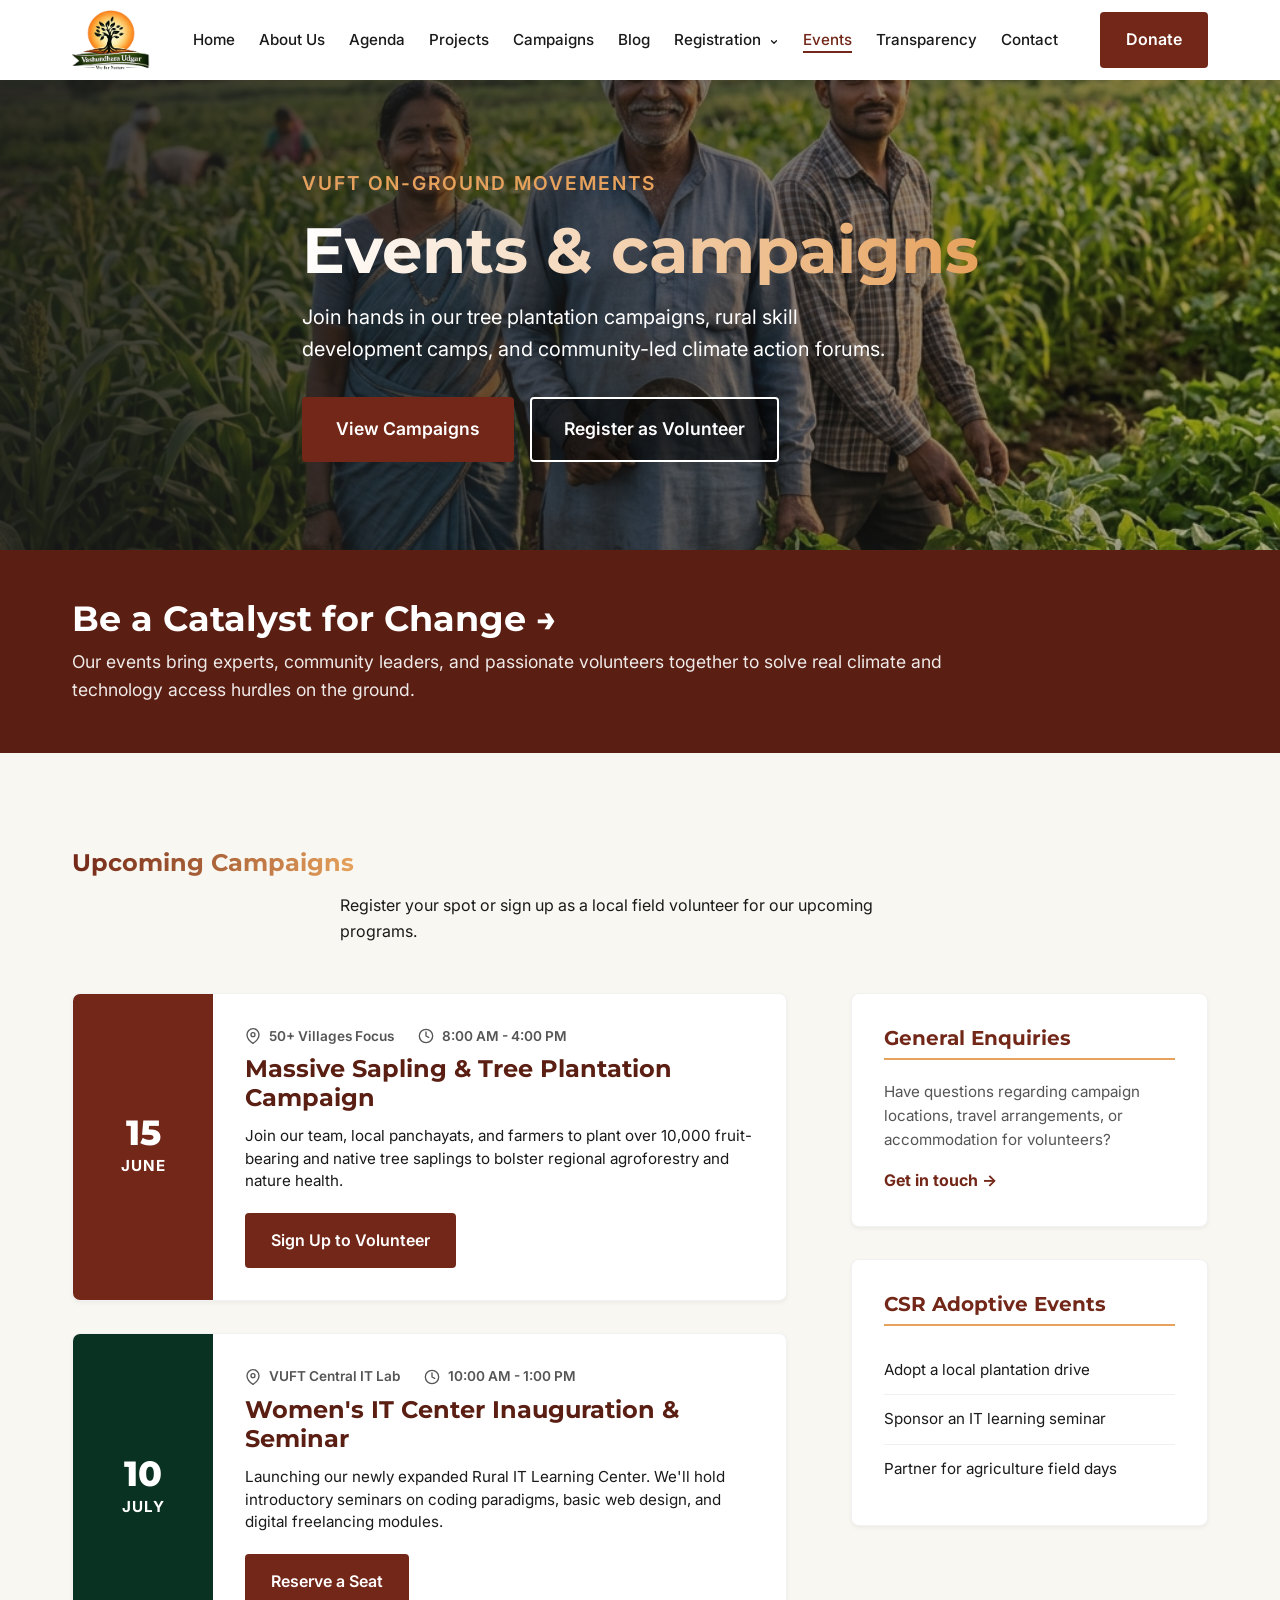
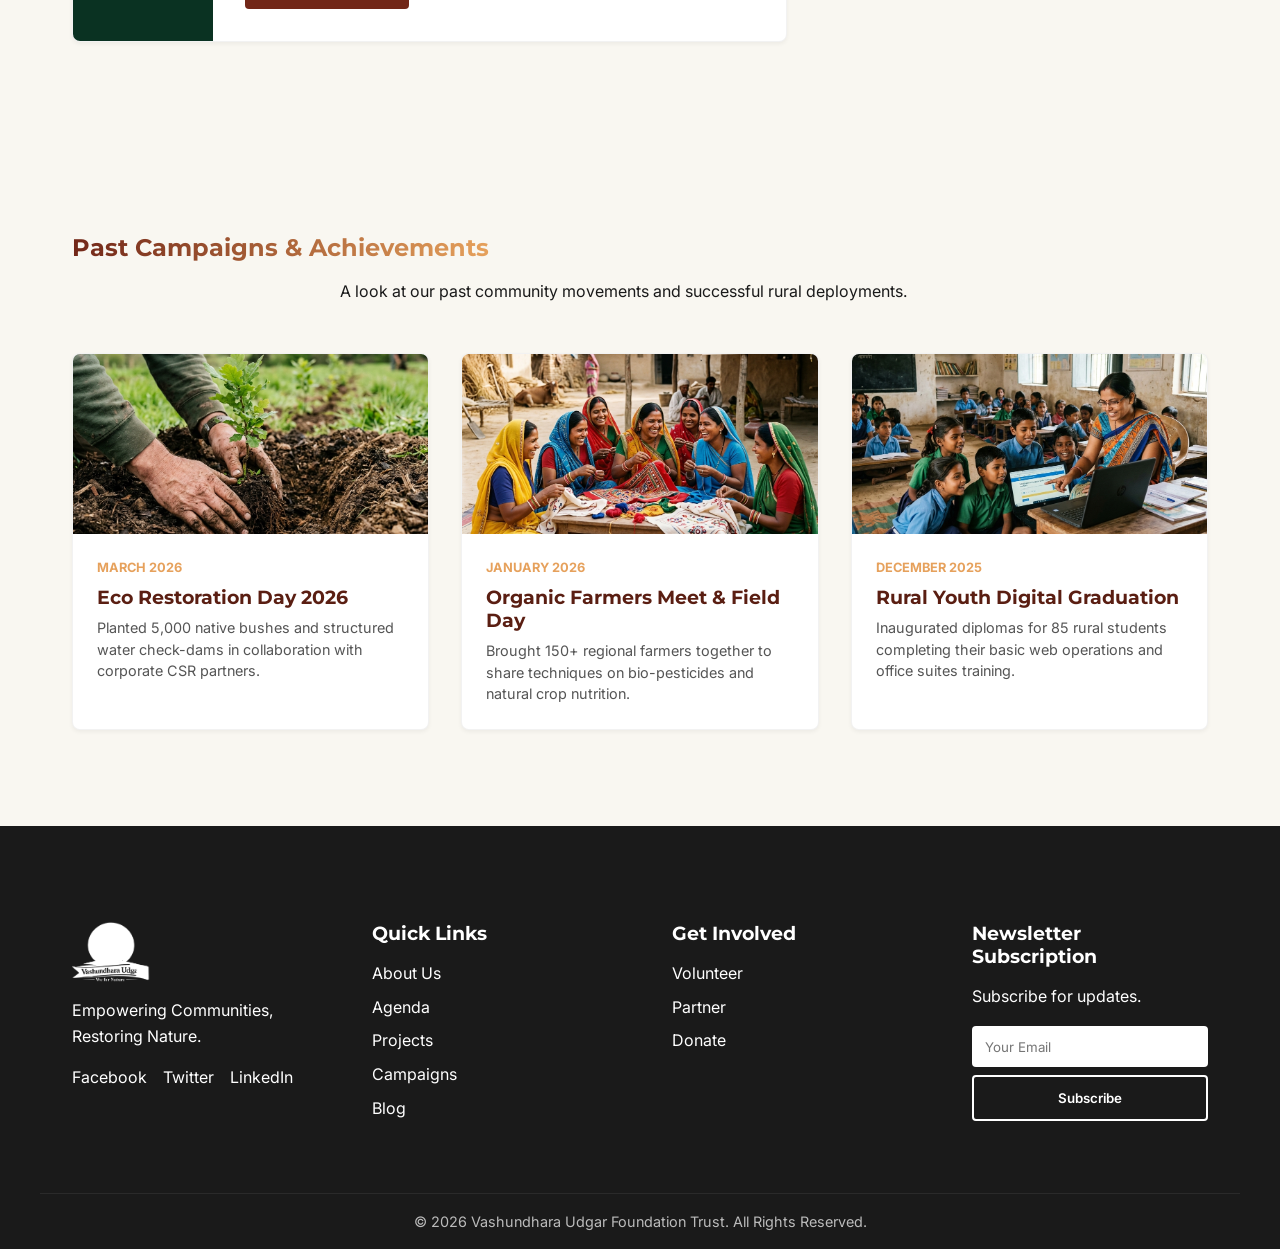
<file: events.html>
<!DOCTYPE html>
<html lang="en">
<head>
    <meta charset="UTF-8">
    <meta name="viewport" content="width=device-width, initial-scale=1.0">
    <meta name="description" content="Join VUFT upcoming events, workshops, tree plantation drives, and technology skill sessions.">
    <title>Events & Campaigns | Vashundhara Udgar Foundation Trust</title>
    <link rel="preconnect" href="https://fonts.googleapis.com">
    <link rel="preconnect" href="https://fonts.gstatic.com" crossorigin>
    <link href="https://fonts.googleapis.com/css2?family=Inter:wght@300;400;500;600;700&family=Montserrat:wght@500;600;700;800&display=swap" rel="stylesheet">
    <link rel="stylesheet" href="style.css">
    <style>
        /* Events CSS Grid & Layout */
        .events-container {
            display: grid;
            grid-template-columns: 2fr 1fr;
            gap: var(--spacing-lg);
            margin-top: 3rem;
        }
        
        .events-main {
            display: flex;
            flex-direction: column;
            gap: 2rem;
        }
        
        .event-main-card {
            background: var(--color-bg-white);
            border-radius: 8px;
            overflow: hidden;
            box-shadow: var(--shadow-sm);
            border: 1px solid rgba(0,0,0,0.05);
            display: flex;
            transition: all var(--transition-normal);
        }
        .event-main-card:hover {
            transform: translateY(-4px);
            box-shadow: var(--shadow-md);
        }
        .event-card-date-badge {
            background-color: var(--color-primary);
            color: white;
            display: flex;
            flex-direction: column;
            justify-content: center;
            align-items: center;
            padding: 2rem;
            min-width: 140px;
            text-align: center;
        }
        .event-badge-day {
            font-size: 2.2rem;
            font-weight: 800;
            font-family: var(--font-heading);
            line-height: 1;
        }
        .event-badge-month {
            font-size: 0.95rem;
            font-weight: 700;
            text-transform: uppercase;
            letter-spacing: 1px;
            margin-top: 0.25rem;
        }
        .event-card-details {
            padding: 2rem;
            flex-grow: 1;
            text-align: left;
        }
        .event-meta-info {
            font-size: 0.85rem;
            color: var(--color-text-muted);
            margin-bottom: 0.5rem;
            display: flex;
            gap: 1.5rem;
            font-weight: 600;
        }
        .event-meta-info span {
            display: flex;
            align-items: center;
            gap: 0.25rem;
        }
        .event-main-title {
            font-size: 1.5rem;
            color: var(--color-primary-dark);
            margin-bottom: 0.75rem;
        }
        .event-main-desc {
            font-size: 0.95rem;
            line-height: 1.5;
            color: var(--color-text-dark);
            margin-bottom: 1.25rem;
        }
        
        /* Event Sidebar */
        .event-sidebar {
            display: flex;
            flex-direction: column;
            gap: 2rem;
        }
        .sidebar-widget {
            background: var(--color-bg-white);
            padding: 2rem;
            border-radius: 8px;
            border: 1px solid rgba(0,0,0,0.05);
            box-shadow: var(--shadow-sm);
            text-align: left;
        }
        .widget-title {
            font-size: 1.25rem;
            color: var(--color-primary);
            border-bottom: 2px solid var(--color-accent);
            padding-bottom: 0.5rem;
            margin-bottom: 1.25rem;
            font-weight: 700;
        }
        .sidebar-links {
            list-style: none;
            padding: 0;
        }
        .sidebar-links li {
            padding: 0.75rem 0;
            border-bottom: 1px solid #f0f0f0;
            font-size: 0.95rem;
        }
        .sidebar-links li:last-child {
            border-bottom: none;
        }
        .sidebar-links a {
            color: var(--color-text-dark);
            transition: color var(--transition-fast);
        }
        .sidebar-links a:hover {
            color: var(--color-primary);
        }
        
        /* Past Events Grid */
        .past-events-grid {
            display: grid;
            grid-template-columns: repeat(3, 1fr);
            gap: var(--spacing-md);
            margin-top: 3rem;
        }
        .past-event-card {
            background: var(--color-bg-white);
            border-radius: 8px;
            overflow: hidden;
            border: 1px solid rgba(0,0,0,0.05);
            box-shadow: var(--shadow-sm);
            text-align: left;
            transition: all var(--transition-normal);
        }
        .past-event-card:hover {
            transform: translateY(-4px);
            box-shadow: var(--shadow-md);
        }
        .past-event-img-wrapper {
            height: 180px;
            overflow: hidden;
        }
        .past-event-img-wrapper img {
            width: 100%;
            height: 100%;
            object-fit: cover;
        }
        .past-event-content {
            padding: 1.5rem;
        }
        .past-event-date {
            font-size: 0.8rem;
            font-weight: 700;
            color: var(--color-accent);
            text-transform: uppercase;
            margin-bottom: 0.5rem;
            display: block;
        }
        .past-event-title {
            font-size: 1.2rem;
            color: var(--color-primary-dark);
            margin-bottom: 0.5rem;
        }
        .past-event-desc {
            font-size: 0.9rem;
            color: var(--color-text-muted);
            line-height: 1.5;
        }

        @media (max-width: 992px) {
            .events-container {
                grid-template-columns: 1fr;
                gap: var(--spacing-md);
            }
            .past-events-grid {
                grid-template-columns: repeat(2, 1fr);
            }
        }
        @media (max-width: 768px) {
            .event-main-card {
                flex-direction: column;
            }
            .event-card-date-badge {
                padding: 1rem;
                min-width: auto;
            }
            .past-events-grid {
                grid-template-columns: 1fr;
            }
        }
    </style>
</head>
<body>
    <!-- Navbar -->
    <header class="header" id="header">
        <div class="container nav-container">
            <a href="index.html" class="logo">
                <img src="assets/images/logo vashundra.png" alt="VUFT Logo" style="height: 60px;">
            </a>
            <nav class="nav-menu" id="nav-menu">
                <ul class="nav-list">
                    <li class="nav-item"><a href="index.html" class="nav-link">Home</a></li>
                    <li class="nav-item"><a href="about.html" class="nav-link">About Us</a></li>
                    <li class="nav-item"><a href="agenda.html" class="nav-link">Agenda</a></li>
                    <li class="nav-item"><a href="projects.html" class="nav-link">Projects</a></li>
                    <li class="nav-item"><a href="campaigns.html" class="nav-link">Campaigns</a></li>
                    <li class="nav-item"><a href="blog.html" class="nav-link">Blog</a></li>
                    <li class="nav-item dropdown">
                        <a href="registration.html" class="nav-link">Registration <span class="dropdown-icon"><svg width="10" height="10" viewBox="0 0 24 24" fill="none" stroke="currentColor" stroke-width="3" stroke-linecap="round" stroke-linejoin="round" style="vertical-align: middle; display: inline-block; margin-left: 2px;"><polyline points="6 9 12 15 18 9"></polyline></svg></span></a>
                        <ul class="dropdown-menu">
                            <li><a href="partner.html">Partner</a></li>
                            <li><a href="member.html">Member</a></li>
                            <li><a href="volunteer.html">Volunteer</a></li>
                        </ul>
                    </li>
                    <li class="nav-item"><a href="events.html" class="nav-link active">Events</a></li>
                    <li class="nav-item"><a href="transparency.html" class="nav-link">Transparency</a></li>
                    <li class="nav-item"><a href="contact.html" class="nav-link">Contact</a></li>
                </ul>
            </nav>
            <div class="nav-actions">
                <a href="donate.html" class="btn btn-primary">Donate</a>
                <button class="menu-toggle" id="menu-toggle" aria-label="Toggle Menu">
                    <span class="bar"></span>
                    <span class="bar"></span>
                    <span class="bar"></span>
                </button>
            </div>
        </div>
    </header>

    <!-- 1. Hero Banner (Identical Layout to index.html / projects.html) -->
    <section class="inner-page-hero" id="home">
        <div class="hero-bg">
            <img src="assets/images/mission.png" alt="Tree plantation and IT learning events" class="hero-img">
            <div class="hero-overlay"></div>
        </div>
        <div class="container hero-content">
            <span class="hero-subtitle animate-up">VUFT ON-GROUND MOVEMENTS</span>
            <h1 class="hero-title animate-up delay-1 text-gradient" style="background: linear-gradient(90deg, #FFFFFF 0%, var(--color-accent) 100%); -webkit-background-clip: text; -webkit-text-fill-color: transparent;">Events & campaigns</h1>
            <p class="hero-desc animate-up delay-2">Join hands in our tree plantation campaigns, rural skill development camps, and community-led climate action forums.</p>
            <div class="hero-buttons animate-up delay-3">
                <a href="#upcoming-campaigns" class="btn btn-primary btn-lg">View Campaigns</a>
                <a href="volunteer.html" class="btn btn-outline btn-lg" style="background: rgba(0,0,0,0.5);">Register as Volunteer</a>
            </div>
        </div>
    </section>

    <!-- 2. Introduction Banner (Identical layout to index.html About Banner) -->
    <section class="section about-banner" style="background-color: var(--color-primary-dark); color: white; padding: 3rem 0;">
        <div class="container">
            <div class="animate-on-scroll">
                <h2 style="font-size: 2.2rem; margin-bottom: 0.5rem; color: white;">Be a Catalyst for Change &rarr;</h2>
                <p style="font-size: 1.1rem; max-width: 900px; color: rgba(255, 255, 255, 0.9);">Our events bring experts, community leaders, and passionate volunteers together to solve real climate and technology access hurdles on the ground.</p>
            </div>
        </div>
    </section>

    <!-- 3. Upcoming Events Layout (Responsive Grid / Sidebar) -->
    <section class="section" id="upcoming-campaigns">
        <div class="container">
            <h2 class="text-center animate-on-scroll text-gradient">Upcoming Campaigns</h2>
            <p class="text-center animate-on-scroll delay-1" style="max-width: 600px; margin: 0 auto 3rem;">Register your spot or sign up as a local field volunteer for our upcoming programs.</p>
            
            <div class="events-container">
                <!-- Left side: Main Events List -->
                <div class="events-main animate-on-scroll delay-1">
                    <!-- Event Card 1 -->
                    <div class="event-main-card">
                        <div class="event-card-date-badge">
                            <span class="event-badge-day">15</span>
                            <span class="event-badge-month">June</span>
                        </div>
                        <div class="event-card-details">
                            <div class="event-meta-info">
                                <span><svg width="16" height="16" viewBox="0 0 24 24" fill="none" stroke="currentColor" stroke-width="2" stroke-linecap="round" stroke-linejoin="round" style="vertical-align: middle; margin-right: 4px; display: inline-block;"><path d="M21 10c0 7-9 13-9 13s-9-6-9-13a9 9 0 0 1 18 0z"></path><circle cx="12" cy="10" r="3"></circle></svg>50+ Villages Focus</span>
                                <span><svg width="16" height="16" viewBox="0 0 24 24" fill="none" stroke="currentColor" stroke-width="2" stroke-linecap="round" stroke-linejoin="round" style="vertical-align: middle; margin-right: 4px; display: inline-block;"><circle cx="12" cy="12" r="10"></circle><polyline points="12 6 12 12 16 14"></polyline></svg>8:00 AM - 4:00 PM</span>
                            </div>
                            <h3 class="event-main-title">Massive Sapling & Tree Plantation Campaign</h3>
                            <p class="event-main-desc">Join our team, local panchayats, and farmers to plant over 10,000 fruit-bearing and native tree saplings to bolster regional agroforestry and nature health.</p>
                            <a href="volunteer.html" class="btn btn-primary">Sign Up to Volunteer</a>
                        </div>
                    </div>
                    
                    <!-- Event Card 2 -->
                    <div class="event-main-card">
                        <div class="event-card-date-badge" style="background-color: var(--color-secondary);">
                            <span class="event-badge-day">10</span>
                            <span class="event-badge-month">July</span>
                        </div>
                        <div class="event-card-details">
                            <div class="event-meta-info">
                                <span><svg width="16" height="16" viewBox="0 0 24 24" fill="none" stroke="currentColor" stroke-width="2" stroke-linecap="round" stroke-linejoin="round" style="vertical-align: middle; margin-right: 4px; display: inline-block;"><path d="M21 10c0 7-9 13-9 13s-9-6-9-13a9 9 0 0 1 18 0z"></path><circle cx="12" cy="10" r="3"></circle></svg>VUFT Central IT Lab</span>
                                <span><svg width="16" height="16" viewBox="0 0 24 24" fill="none" stroke="currentColor" stroke-width="2" stroke-linecap="round" stroke-linejoin="round" style="vertical-align: middle; margin-right: 4px; display: inline-block;"><circle cx="12" cy="12" r="10"></circle><polyline points="12 6 12 12 16 14"></polyline></svg>10:00 AM - 1:00 PM</span>
                            </div>
                            <h3 class="event-main-title">Women's IT Center Inauguration & Seminar</h3>
                            <p class="event-main-desc">Launching our newly expanded Rural IT Learning Center. We'll hold introductory seminars on coding paradigms, basic web design, and digital freelancing modules.</p>
                            <a href="registration.html" class="btn btn-primary">Reserve a Seat</a>
                        </div>
                    </div>
                </div>
                
                <!-- Right side: Sidebar Info Widgets -->
                <div class="event-sidebar animate-on-scroll delay-2">
                    <div class="sidebar-widget">
                        <h4 class="widget-title">General Enquiries</h4>
                        <p style="font-size: 0.95rem; line-height: 1.6; color: var(--color-text-muted); margin-bottom: 1rem;">Have questions regarding campaign locations, travel arrangements, or accommodation for volunteers?</p>
                        <a href="contact.html" style="color: var(--color-primary); font-weight: 700;">Get in touch &rarr;</a>
                    </div>
                    
                    <div class="sidebar-widget">
                        <h4 class="widget-title">CSR Adoptive Events</h4>
                        <ul class="sidebar-links">
                            <li><a href="partner.html">Adopt a local plantation drive</a></li>
                            <li><a href="volunteer.html">Sponsor an IT learning seminar</a></li>
                            <li><a href="partner.html">Partner for agriculture field days</a></li>
                        </ul>
                    </div>
                </div>
            </div>
        </div>
    </section>

    <!-- 4. Past Events Grid (Stunning Columns) -->
    <section class="section" style="background-color: var(--color-bg-light);">
        <div class="container text-center">
            <h2 class="animate-on-scroll text-gradient">Past Campaigns & Achievements</h2>
            <p class="animate-on-scroll delay-1" style="max-width: 600px; margin: 0 auto 3rem;">A look at our past community movements and successful rural deployments.</p>
            
            <div class="past-events-grid animate-on-scroll delay-2">
                <!-- Card 1 -->
                <div class="past-event-card">
                    <div class="past-event-img-wrapper">
                        <img src="assets/images/project1.png" alt="Plantation camp">
                    </div>
                    <div class="past-event-content">
                        <span class="past-event-date">March 2026</span>
                        <h3 class="past-event-title">Eco Restoration Day 2026</h3>
                        <p class="past-event-desc">Planted 5,000 native bushes and structured water check-dams in collaboration with corporate CSR partners.</p>
                    </div>
                </div>
                
                <!-- Card 2 -->
                <div class="past-event-card">
                    <div class="past-event-img-wrapper">
                        <img src="assets/images/project2.png" alt="Farmer meet">
                    </div>
                    <div class="past-event-content">
                        <span class="past-event-date">January 2026</span>
                        <h3 class="past-event-title">Organic Farmers Meet & Field Day</h3>
                        <p class="past-event-desc">Brought 150+ regional farmers together to share techniques on bio-pesticides and natural crop nutrition.</p>
                    </div>
                </div>
                
                <!-- Card 3 -->
                <div class="past-event-card">
                    <div class="past-event-img-wrapper">
                        <img src="assets/images/project3.png" alt="Youth graduation">
                    </div>
                    <div class="past-event-content">
                        <span class="past-event-date">December 2025</span>
                        <h3 class="past-event-title">Rural Youth Digital Graduation</h3>
                        <p class="past-event-desc">Inaugurated diplomas for 85 rural students completing their basic web operations and office suites training.</p>
                    </div>
                </div>
            </div>
        </div>
    </section>

    <!-- Footer (Identical structure to index.html / projects.html / agenda.html) -->
    <footer class="footer">
        <div class="container footer-container">
            <div class="footer-col">
                <a href="index.html" class="logo"><img src="assets/images/logo vashundra.png" alt="VUFT Logo" style="height: 60px; filter: brightness(0) invert(1);"></a>
                <p style="margin-top: 1rem;">Empowering Communities, Restoring Nature.</p>
                <div class="social-links">
                    <a href="#">Facebook</a>
                    <a href="#">Twitter</a>
                    <a href="#">LinkedIn</a>
                </div>
            </div>
            <div class="footer-col">
                <h4>Quick Links</h4>
                <ul>
                    <li><a href="about.html">About Us</a></li>
                    <li><a href="agenda.html">Agenda</a></li>
                    <li><a href="projects.html">Projects</a></li>
                    <li><a href="campaigns.html">Campaigns</a></li>
                    <li><a href="blog.html">Blog</a></li>
                </ul>
            </div>
            <div class="footer-col">
                <h4>Get Involved</h4>
                <ul>
                    <li><a href="volunteer.html">Volunteer</a></li>
                    <li><a href="partner.html">Partner</a></li>
                    <li><a href="donate.html">Donate</a></li>
                </ul>
            </div>
            <div class="footer-col">
                <h4>Newsletter Subscription</h4>
                <p>Subscribe for updates.</p>
                <form class="newsletter-form">
                    <input type="email" placeholder="Your Email" required>
                    <button type="submit" class="btn btn-outline">Subscribe</button>
                </form>
            </div>
        </div>
        <div class="container footer-bottom">
            <p>&copy; 2026 Vashundhara Udgar Foundation Trust. All Rights Reserved.</p>
        </div>
    </footer>

    <script src="script.js"></script>
</body>
</html>
</file>
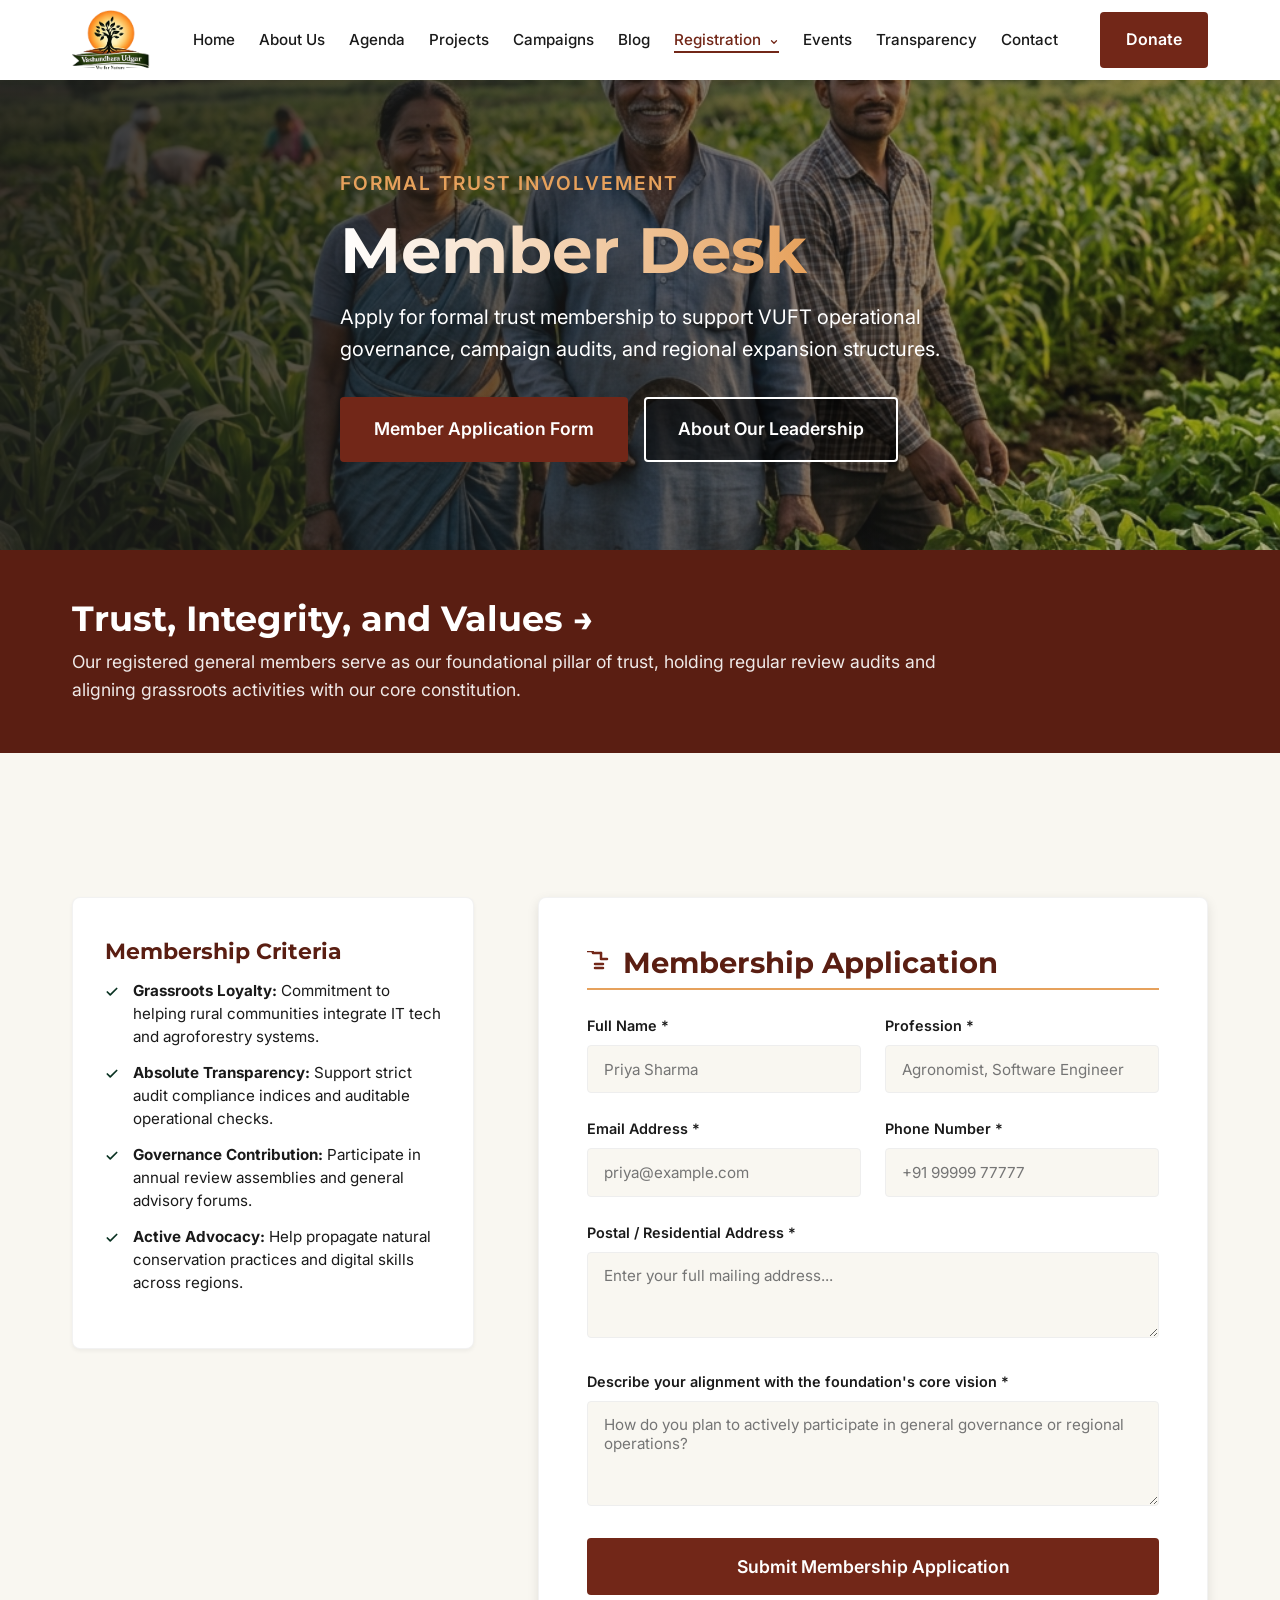
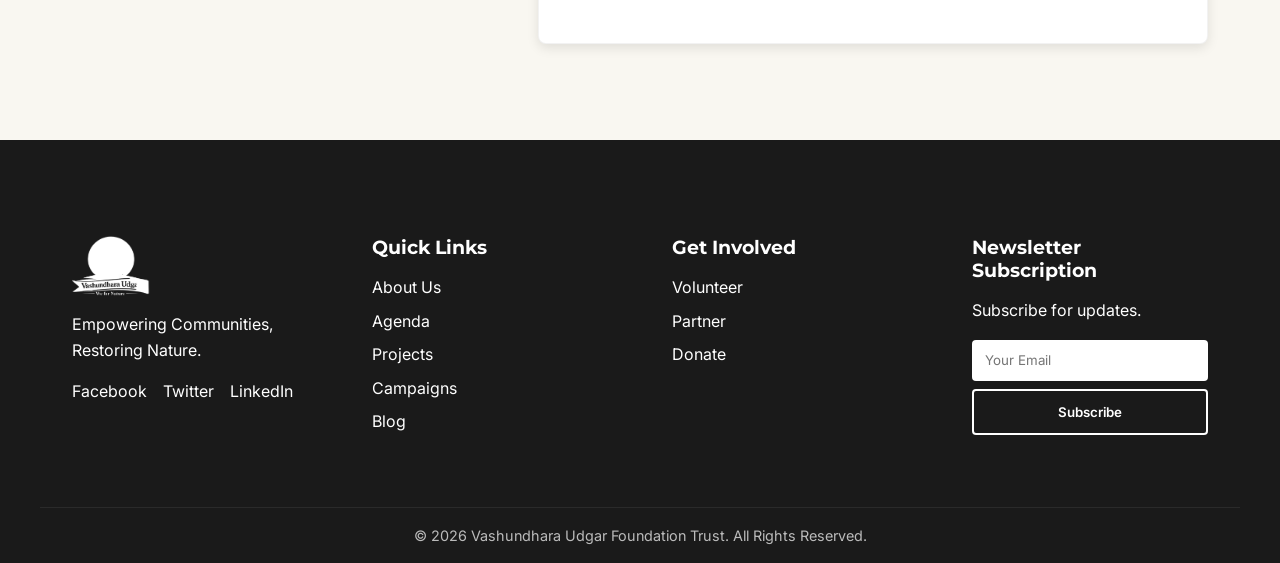
<file: member.html>
<!DOCTYPE html>
<html lang="en">
<head>
    <meta charset="UTF-8">
    <meta name="viewport" content="width=device-width, initial-scale=1.0">
    <meta name="description" content="Apply for formal membership with Vashundhara Udgar Foundation Trust.">
    <title>Apply for Trust Membership | Vashundhara Udgar Foundation Trust</title>
    <link rel="preconnect" href="https://fonts.googleapis.com">
    <link rel="preconnect" href="https://fonts.gstatic.com" crossorigin>
    <link href="https://fonts.googleapis.com/css2?family=Inter:wght@300;400;500;600;700&family=Montserrat:wght@500;600;700;800&display=swap" rel="stylesheet">
    <link rel="stylesheet" href="style.css">
    <style>
        .member-layout-grid {
            display: grid;
            grid-template-columns: 1fr 1.3fr;
            gap: var(--spacing-lg);
            margin-top: 3rem;
            align-items: start;
        }
        .member-info-box {
            text-align: left;
            display: flex;
            flex-direction: column;
            gap: 2rem;
        }
        .info-card-premium {
            background: var(--color-bg-white);
            padding: 2.5rem 2rem;
            border-radius: 8px;
            box-shadow: var(--shadow-sm);
            border: 1px solid rgba(0,0,0,0.05);
        }
        .info-card-premium h3 {
            color: var(--color-primary-dark);
            margin-bottom: 1rem;
            font-size: 1.4rem;
        }
        .info-card-premium ul {
            list-style: none;
            padding: 0;
        }
        .info-card-premium ul li {
            position: relative;
            padding-left: 1.75rem;
            margin-bottom: 0.85rem;
            font-size: 0.95rem;
            line-height: 1.5;
            color: var(--color-text-dark);
        }
        .info-card-premium ul li::before {
            content: "";
            position: absolute;
            left: 0;
            top: 5px;
            width: 14px;
            height: 14px;
            background-image: url("data:image/svg+xml,%3Csvg xmlns='http://www.w3.org/2000/svg' viewBox='0 0 24 24' fill='none' stroke='%230A3222' stroke-width='3' stroke-linecap='round' stroke-linejoin='round'%3E%3Cpolyline points='20 6 9 17 4 12'%3E%3C/polyline%3E%3C/svg%3E");
            background-size: contain;
            background-repeat: no-repeat;
            position: absolute;
            left: 0;
            color: var(--color-secondary);
            font-weight: bold;
        }
        .member-form-card {
            background: var(--color-bg-white);
            padding: 3rem;
            border-radius: 8px;
            box-shadow: var(--shadow-md);
            border: 1px solid rgba(0,0,0,0.05);
            text-align: left;
        }
        .form-row {
            display: flex;
            gap: 1.5rem;
            margin-bottom: 1.5rem;
        }
        .form-group {
            flex: 1;
            display: flex;
            flex-direction: column;
            gap: 0.5rem;
        }
        .form-group label {
            font-size: 0.9rem;
            font-weight: 600;
            color: var(--color-text-dark);
        }
        .form-group input, .form-group textarea, .form-group select {
            padding: 0.85rem 1rem;
            border: 1.5px solid #eee;
            border-radius: 4px;
            font-family: var(--font-body);
            font-size: 0.95rem;
            background-color: var(--color-bg-light);
            transition: all var(--transition-fast);
        }
        .form-group input:focus, .form-group textarea:focus, .form-group select:focus {
            border-color: var(--color-primary);
            background-color: white;
            outline: none;
            box-shadow: 0 0 10px rgba(114, 39, 24, 0.08);
        }
        @media (max-width: 992px) {
            .member-layout-grid {
                grid-template-columns: 1fr;
                gap: var(--spacing-md);
            }
        }
        @media (max-width: 768px) {
            .form-row {
                flex-direction: column;
                gap: 1.5rem;
            }
            .member-form-card {
                padding: 2rem 1.5rem;
            }
        }
    </style>
</head>
<body>
    <!-- Navbar -->
    <header class="header" id="header">
        <div class="container nav-container">
            <a href="index.html" class="logo">
                <img src="assets/images/logo vashundra.png" alt="VUFT Logo" style="height: 60px;">
            </a>
            <nav class="nav-menu" id="nav-menu">
                <ul class="nav-list">
                    <li class="nav-item"><a href="index.html" class="nav-link">Home</a></li>
                    <li class="nav-item"><a href="about.html" class="nav-link">About Us</a></li>
                    <li class="nav-item"><a href="agenda.html" class="nav-link">Agenda</a></li>
                    <li class="nav-item"><a href="projects.html" class="nav-link">Projects</a></li>
                    <li class="nav-item"><a href="campaigns.html" class="nav-link">Campaigns</a></li>
                    <li class="nav-item"><a href="blog.html" class="nav-link">Blog</a></li>
                    <li class="nav-item dropdown">
                        <a href="registration.html" class="nav-link active">Registration <span class="dropdown-icon"><svg width="10" height="10" viewBox="0 0 24 24" fill="none" stroke="currentColor" stroke-width="3" stroke-linecap="round" stroke-linejoin="round" style="vertical-align: middle; display: inline-block; margin-left: 2px;"><polyline points="6 9 12 15 18 9"></polyline></svg></span></a>
                        <ul class="dropdown-menu">
                            <li><a href="partner.html">Partner</a></li>
                            <li><a href="member.html">Member</a></li>
                            <li><a href="volunteer.html">Volunteer</a></li>
                        </ul>
                    </li>
                    <li class="nav-item"><a href="events.html" class="nav-link">Events</a></li>
                    <li class="nav-item"><a href="transparency.html" class="nav-link">Transparency</a></li>
                    <li class="nav-item"><a href="contact.html" class="nav-link">Contact</a></li>
                </ul>
            </nav>
            <div class="nav-actions">
                <a href="donate.html" class="btn btn-primary">Donate</a>
                <button class="menu-toggle" id="menu-toggle" aria-label="Toggle Menu">
                    <span class="bar"></span>
                    <span class="bar"></span>
                    <span class="bar"></span>
                </button>
            </div>
        </div>
    </header>

    <!-- 1. Hero Banner (Identical Layout to other subpages) -->
    <section class="inner-page-hero" id="home">
        <div class="hero-bg">
            <img src="assets/images/mission.png" alt="Apply for Trust Membership" class="hero-img">
            <div class="hero-overlay"></div>
        </div>
        <div class="container hero-content">
            <span class="hero-subtitle animate-up">FORMAL TRUST INVOLVEMENT</span>
            <h1 class="hero-title animate-up delay-1 text-gradient" style="background: linear-gradient(90deg, #FFFFFF 0%, var(--color-accent) 100%); -webkit-background-clip: text; -webkit-text-fill-color: transparent;">Member Desk</h1>
            <p class="hero-desc animate-up delay-2">Apply for formal trust membership to support VUFT operational governance, campaign audits, and regional expansion structures.</p>
            <div class="hero-buttons animate-up delay-3">
                <a href="#member-form-section" class="btn btn-primary btn-lg">Member Application Form</a>
                <a href="about.html#people" class="btn btn-outline btn-lg" style="background: rgba(0,0,0,0.5);">About Our Leadership</a>
            </div>
        </div>
    </section>

    <!-- 2. Introduction Banner -->
    <section class="section about-banner" style="background-color: var(--color-primary-dark); color: white; padding: 3rem 0;">
        <div class="container">
            <div class="animate-on-scroll">
                <h2 style="font-size: 2.2rem; margin-bottom: 0.5rem; color: white;">Trust, Integrity, and Values &rarr;</h2>
                <p style="font-size: 1.1rem; max-width: 900px; color: rgba(255, 255, 255, 0.9);">Our registered general members serve as our foundational pillar of trust, holding regular review audits and aligning grassroots activities with our core constitution.</p>
            </div>
        </div>
    </section>

    <!-- 3. Member Panel & Form -->
    <section class="section" id="member-form-section">
        <div class="container">
            <div class="member-layout-grid">
                <!-- Info Cards -->
                <div class="member-info-box animate-on-scroll delay-1">
                    <div class="info-card-premium">
                        <h3>Membership Criteria</h3>
                        <ul>
                            <li><strong>Grassroots Loyalty:</strong> Commitment to helping rural communities integrate IT tech and agroforestry systems.</li>
                            <li><strong>Absolute Transparency:</strong> Support strict audit compliance indices and auditable operational checks.</li>
                            <li><strong>Governance Contribution:</strong> Participate in annual review assemblies and general advisory forums.</li>
                            <li><strong>Active Advocacy:</strong> Help propagate natural conservation practices and digital skills across regions.</li>
                        </ul>
                    </div>
                </div>

                <!-- Application Form -->
                <div class="member-form-card animate-on-scroll delay-2">
                    <h3 style="color: var(--color-primary-dark); font-size: 1.8rem; margin-bottom: 1.5rem; font-weight: 700; border-bottom: 2px solid var(--color-accent); padding-bottom: 0.5rem; display: flex; align-items: center; gap: 0.75rem;">
                        <svg viewBox="0 0 24 24" width="24" height="24" fill="none" stroke="currentColor" stroke-width="2.5" stroke-linecap="round" stroke-linejoin="round" style="color: var(--color-primary);">
                            <path d="M14 2H6a2 2 0 0 0-2-2h-4a2 2 0 0 0-2 2v16"></path>
                            <polyline points="14 2 14 8 20 8"></polyline>
                            <line x1="16" y1="13" x2="8" y2="13"></line>
                            <line x1="16" y1="17" x2="8" y2="17"></line>
                        </svg>
                        Membership Application
                    </h3>
                    <form action="#" method="POST">
                        <div class="form-row">
                            <div class="form-group">
                                <label for="mem-name">Full Name *</label>
                                <input type="text" id="mem-name" name="mem-name" placeholder="Priya Sharma" required>
                            </div>
                            <div class="form-group">
                                <label for="mem-prof">Profession *</label>
                                <input type="text" id="mem-prof" name="mem-prof" placeholder="Agronomist, Software Engineer" required>
                            </div>
                        </div>
                        <div class="form-row">
                            <div class="form-group">
                                <label for="mem-email">Email Address *</label>
                                <input type="email" id="mem-email" name="mem-email" placeholder="priya@example.com" required>
                            </div>
                            <div class="form-group">
                                <label for="mem-phone">Phone Number *</label>
                                <input type="tel" id="mem-phone" name="mem-phone" placeholder="+91 99999 77777" required>
                            </div>
                        </div>
                        <div class="form-group" style="margin-bottom: 2rem;">
                            <label for="mem-address">Postal / Residential Address *</label>
                            <textarea id="mem-address" name="mem-address" rows="3" placeholder="Enter your full mailing address..." required></textarea>
                        </div>
                        <div class="form-group" style="margin-bottom: 2rem;">
                            <label for="mem-intent">Describe your alignment with the foundation's core vision *</label>
                            <textarea id="mem-intent" name="mem-intent" rows="4" placeholder="How do you plan to actively participate in general governance or regional operations?" required></textarea>
                        </div>
                        <button type="submit" class="btn btn-primary btn-lg" style="width: 100%;">Submit Membership Application</button>
                    </form>
                </div>
            </div>
        </div>
    </section>

    <!-- Footer -->
    <footer class="footer">
        <div class="container footer-container">
            <div class="footer-col">
                <a href="index.html" class="logo"><img src="assets/images/logo vashundra.png" alt="VUFT Logo" style="height: 60px; filter: brightness(0) invert(1);"></a>
                <p style="margin-top: 1rem;">Empowering Communities, Restoring Nature.</p>
                <div class="social-links">
                    <a href="#">Facebook</a>
                    <a href="#">Twitter</a>
                    <a href="#">LinkedIn</a>
                </div>
            </div>
            <div class="footer-col">
                <h4>Quick Links</h4>
                <ul>
                    <li><a href="about.html">About Us</a></li>
                    <li><a href="agenda.html">Agenda</a></li>
                    <li><a href="projects.html">Projects</a></li>
                    <li><a href="campaigns.html">Campaigns</a></li>
                    <li><a href="blog.html">Blog</a></li>
                </ul>
            </div>
            <div class="footer-col">
                <h4>Get Involved</h4>
                <ul>
                    <li><a href="volunteer.html">Volunteer</a></li>
                    <li><a href="partner.html">Partner</a></li>
                    <li><a href="donate.html">Donate</a></li>
                </ul>
            </div>
            <div class="footer-col">
                <h4>Newsletter Subscription</h4>
                <p>Subscribe for updates.</p>
                <form class="newsletter-form">
                    <input type="email" placeholder="Your Email" required>
                    <button type="submit" class="btn btn-outline">Subscribe</button>
                </form>
            </div>
        </div>
        <div class="container footer-bottom">
            <p>&copy; 2026 Vashundhara Udgar Foundation Trust. All Rights Reserved.</p>
        </div>
    </footer>

    <script src="script.js"></script>
</body>
</html>
</file>
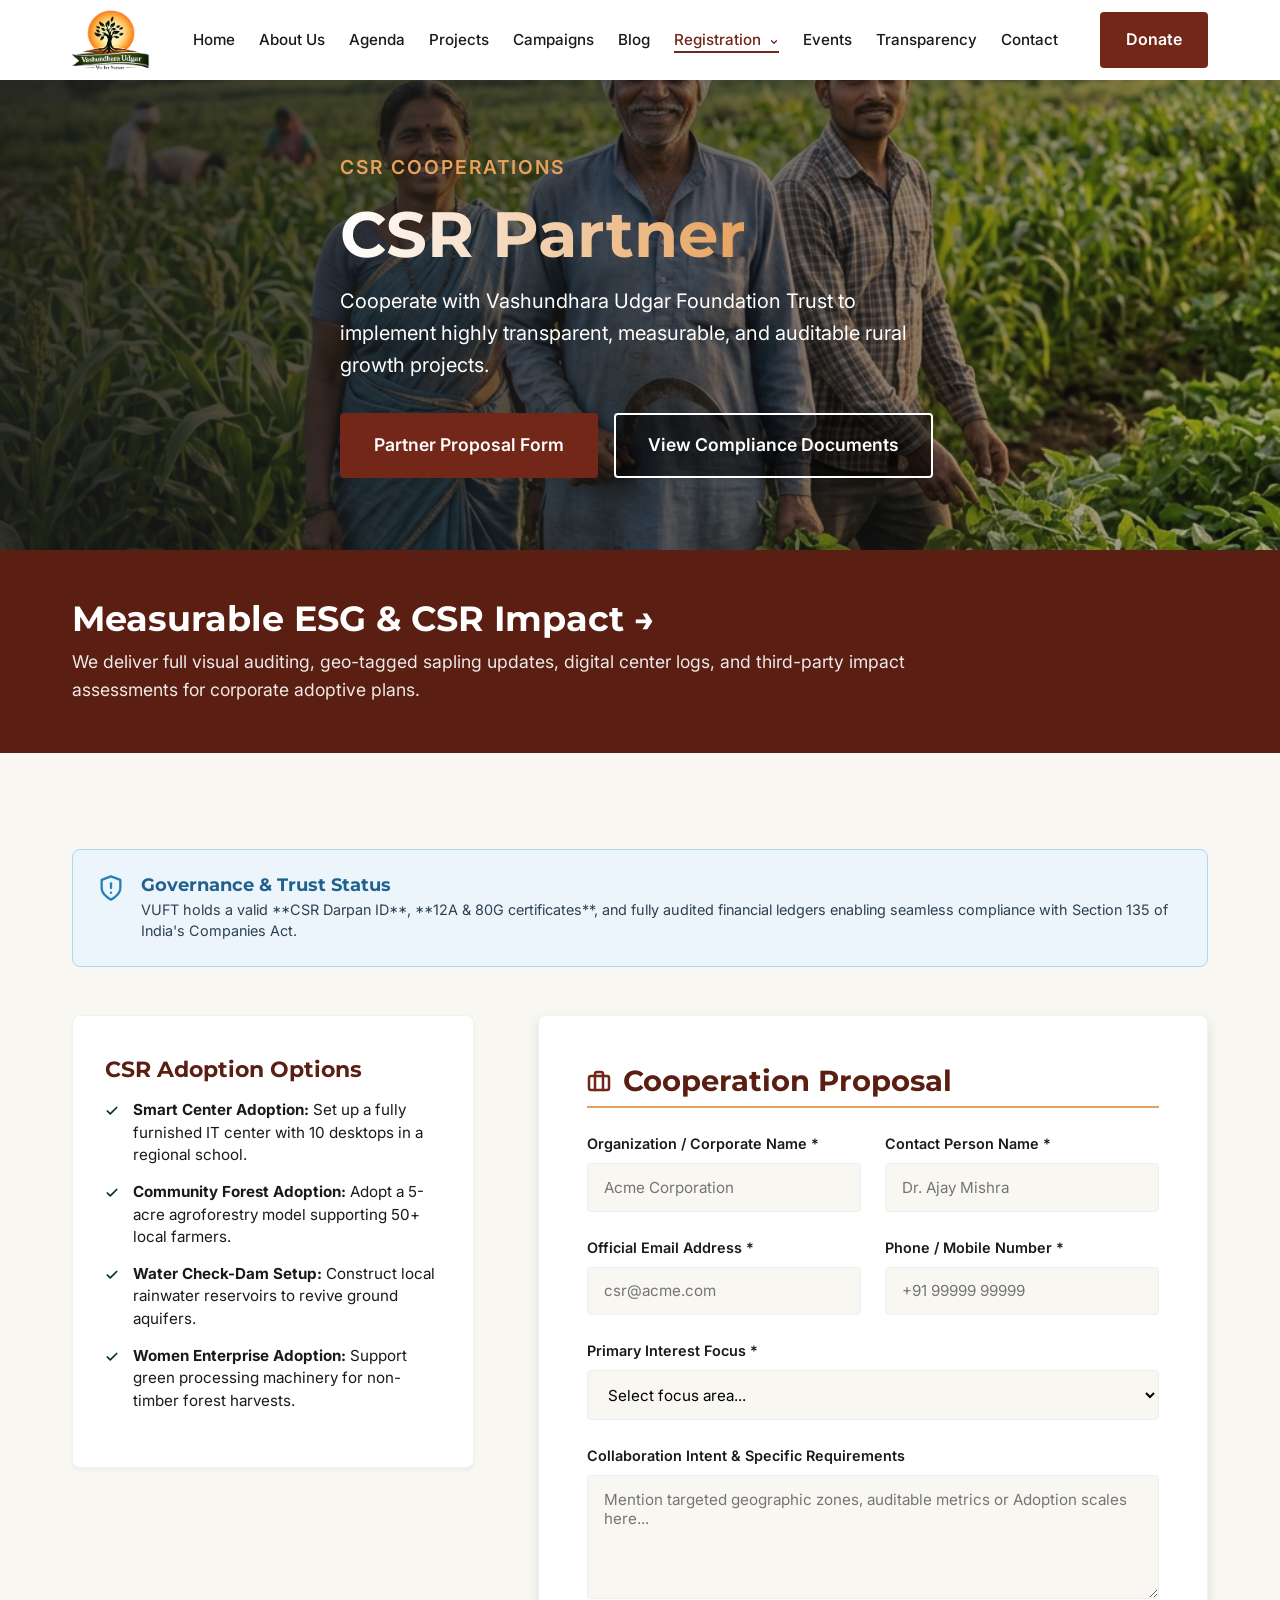
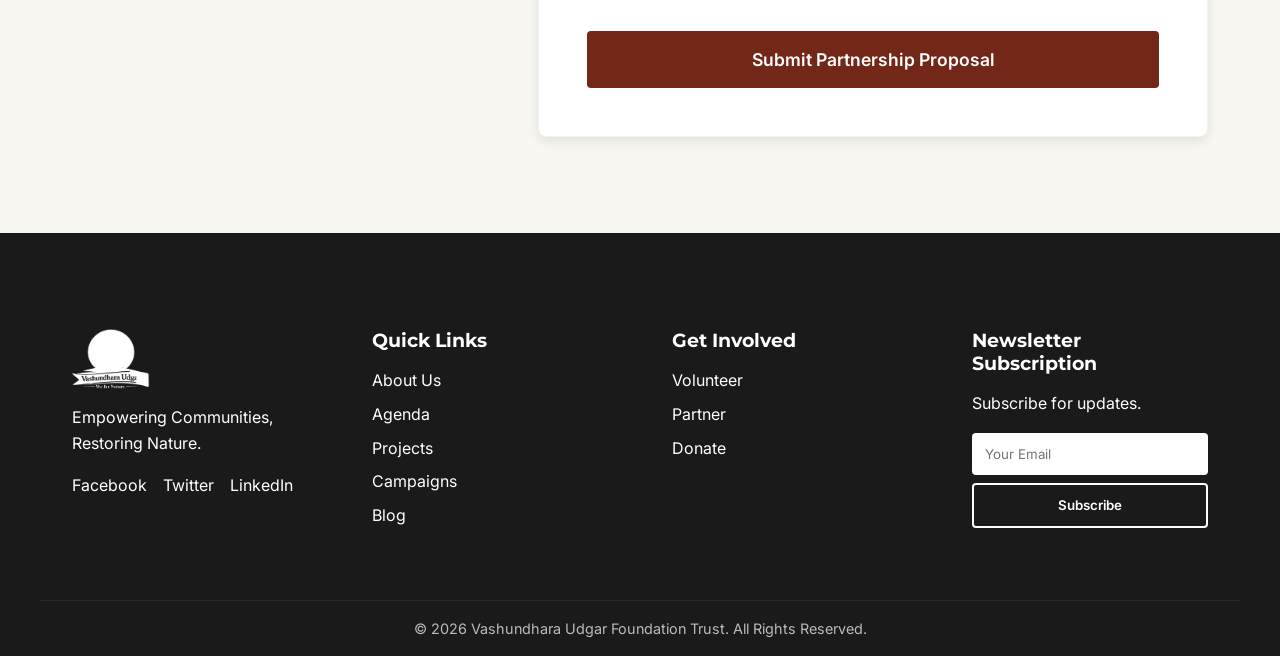
<file: partner.html>
<!DOCTYPE html>
<html lang="en">
<head>
    <meta charset="UTF-8">
    <meta name="viewport" content="width=device-width, initial-scale=1.0">
    <meta name="description" content="Become a CSR Partner with Vashundhara Udgar Foundation Trust to Adopt Villages and Smart Labs.">
    <title>Corporate CSR Partnerships | Vashundhara Udgar Foundation Trust</title>
    <link rel="preconnect" href="https://fonts.googleapis.com">
    <link rel="preconnect" href="https://fonts.gstatic.com" crossorigin>
    <link href="https://fonts.googleapis.com/css2?family=Inter:wght@300;400;500;600;700&family=Montserrat:wght@500;600;700;800&display=swap" rel="stylesheet">
    <link rel="stylesheet" href="style.css">
    <style>
        .partner-layout-grid {
            display: grid;
            grid-template-columns: 1fr 1.3fr;
            gap: var(--spacing-lg);
            margin-top: 3rem;
            align-items: start;
        }
        .partner-info-box {
            text-align: left;
            display: flex;
            flex-direction: column;
            gap: 2rem;
        }
        .info-card-premium {
            background: var(--color-bg-white);
            padding: 2.5rem 2rem;
            border-radius: 8px;
            box-shadow: var(--shadow-sm);
            border: 1px solid rgba(0,0,0,0.05);
        }
        .info-card-premium h3 {
            color: var(--color-primary-dark);
            margin-bottom: 1rem;
            font-size: 1.4rem;
        }
        .info-card-premium ul {
            list-style: none;
            padding: 0;
        }
        .info-card-premium ul li {
            position: relative;
            padding-left: 1.75rem;
            margin-bottom: 0.85rem;
            font-size: 0.95rem;
            line-height: 1.5;
            color: var(--color-text-dark);
        }
        .info-card-premium ul li::before {
            content: "";
            position: absolute;
            left: 0;
            top: 5px;
            width: 14px;
            height: 14px;
            background-image: url("data:image/svg+xml,%3Csvg xmlns='http://www.w3.org/2000/svg' viewBox='0 0 24 24' fill='none' stroke='%230A3222' stroke-width='3' stroke-linecap='round' stroke-linejoin='round'%3E%3Cpolyline points='20 6 9 17 4 12'%3E%3C/polyline%3E%3C/svg%3E");
            background-size: contain;
            background-repeat: no-repeat;
            position: absolute;
            left: 0;
            color: var(--color-secondary);
            font-weight: bold;
        }
        .partner-form-card {
            background: var(--color-bg-white);
            padding: 3rem;
            border-radius: 8px;
            box-shadow: var(--shadow-md);
            border: 1px solid rgba(0,0,0,0.05);
            text-align: left;
        }
        .form-row {
            display: flex;
            gap: 1.5rem;
            margin-bottom: 1.5rem;
        }
        .form-group {
            flex: 1;
            display: flex;
            flex-direction: column;
            gap: 0.5rem;
        }
        .form-group label {
            font-size: 0.9rem;
            font-weight: 600;
            color: var(--color-text-dark);
        }
        .form-group input, .form-group textarea, .form-group select {
            padding: 0.85rem 1rem;
            border: 1.5px solid #eee;
            border-radius: 4px;
            font-family: var(--font-body);
            font-size: 0.95rem;
            background-color: var(--color-bg-light);
            transition: all var(--transition-fast);
        }
        .form-group input:focus, .form-group textarea:focus, .form-group select:focus {
            border-color: var(--color-primary);
            background-color: white;
            outline: none;
            box-shadow: 0 0 10px rgba(114, 39, 24, 0.08);
        }
        @media (max-width: 992px) {
            .partner-layout-grid {
                grid-template-columns: 1fr;
                gap: var(--spacing-md);
            }
        }
        @media (max-width: 768px) {
            .form-row {
                flex-direction: column;
                gap: 1.5rem;
            }
            .partner-form-card {
                padding: 2rem 1.5rem;
            }
        }
    </style>
</head>
<body>
    <!-- Navbar -->
    <header class="header" id="header">
        <div class="container nav-container">
            <a href="index.html" class="logo">
                <img src="assets/images/logo vashundra.png" alt="VUFT Logo" style="height: 60px;">
            </a>
            <nav class="nav-menu" id="nav-menu">
                <ul class="nav-list">
                    <li class="nav-item"><a href="index.html" class="nav-link">Home</a></li>
                    <li class="nav-item"><a href="about.html" class="nav-link">About Us</a></li>
                    <li class="nav-item"><a href="agenda.html" class="nav-link">Agenda</a></li>
                    <li class="nav-item"><a href="projects.html" class="nav-link">Projects</a></li>
                    <li class="nav-item"><a href="campaigns.html" class="nav-link">Campaigns</a></li>
                    <li class="nav-item"><a href="blog.html" class="nav-link">Blog</a></li>
                    <li class="nav-item dropdown">
                        <a href="registration.html" class="nav-link active">Registration <span class="dropdown-icon"><svg width="10" height="10" viewBox="0 0 24 24" fill="none" stroke="currentColor" stroke-width="3" stroke-linecap="round" stroke-linejoin="round" style="vertical-align: middle; display: inline-block; margin-left: 2px;"><polyline points="6 9 12 15 18 9"></polyline></svg></span></a>
                        <ul class="dropdown-menu">
                            <li><a href="partner.html">Partner</a></li>
                            <li><a href="member.html">Member</a></li>
                            <li><a href="volunteer.html">Volunteer</a></li>
                        </ul>
                    </li>
                    <li class="nav-item"><a href="events.html" class="nav-link">Events</a></li>
                    <li class="nav-item"><a href="transparency.html" class="nav-link">Transparency</a></li>
                    <li class="nav-item"><a href="contact.html" class="nav-link">Contact</a></li>
                </ul>
            </nav>
            <div class="nav-actions">
                <a href="donate.html" class="btn btn-primary">Donate</a>
                <button class="menu-toggle" id="menu-toggle" aria-label="Toggle Menu">
                    <span class="bar"></span>
                    <span class="bar"></span>
                    <span class="bar"></span>
                </button>
            </div>
        </div>
    </header>

    <!-- 1. Hero Banner (Identical Layout to other subpages) -->
    <section class="inner-page-hero" id="home">
        <div class="hero-bg">
            <img src="assets/images/mission.png" alt="Corporate CSR Partnership" class="hero-img">
            <div class="hero-overlay"></div>
        </div>
        <div class="container hero-content">
            <span class="hero-subtitle animate-up">CSR COOPERATIONS</span>
            <h1 class="hero-title animate-up delay-1 text-gradient" style="background: linear-gradient(90deg, #FFFFFF 0%, var(--color-accent) 100%); -webkit-background-clip: text; -webkit-text-fill-color: transparent;">CSR Partner</h1>
            <p class="hero-desc animate-up delay-2">Cooperate with Vashundhara Udgar Foundation Trust to implement highly transparent, measurable, and auditable rural growth projects.</p>
            <div class="hero-buttons animate-up delay-3">
                <a href="#partner-form-section" class="btn btn-primary btn-lg">Partner Proposal Form</a>
                <a href="transparency.html" class="btn btn-outline btn-lg" style="background: rgba(0,0,0,0.5);">View Compliance Documents</a>
            </div>
        </div>
    </section>

    <!-- 2. Introduction Banner -->
    <section class="section about-banner" style="background-color: var(--color-primary-dark); color: white; padding: 3rem 0;">
        <div class="container">
            <div class="animate-on-scroll">
                <h2 style="font-size: 2.2rem; margin-bottom: 0.5rem; color: white;">Measurable ESG & CSR Impact &rarr;</h2>
                <p style="font-size: 1.1rem; max-width: 900px; color: rgba(255, 255, 255, 0.9);">We deliver full visual auditing, geo-tagged sapling updates, digital center logs, and third-party impact assessments for corporate adoptive plans.</p>
            </div>
        </div>
    </section>

    <!-- 3. Partnership Panel & Form -->
    <section class="section" id="partner-form-section">
        <div class="container">
            <!-- 80G Alert -->
            <div style="background-color: #EBF5FB; border: 1.5px solid #AED6F1; border-radius: 8px; padding: 1.5rem; display: flex; gap: 1rem; align-items: flex-start; text-align: left; margin-bottom: 2.5rem;" class="animate-on-scroll">
                <div style="color: #2980B9; flex-shrink: 0;">
                    <svg viewBox="0 0 24 24" width="28" height="28" fill="none" stroke="currentColor" stroke-width="2" stroke-linecap="round" stroke-linejoin="round">
                        <path d="M12 22s8-4 8-10V5l-8-3-8 3v7c0 6 8 10 8 10z"></path>
                        <line x1="12" y1="8" x2="12" y2="12"></line>
                        <line x1="12" y1="16" x2="12.01" y2="16"></line>
                    </svg>
                </div>
                <div style="text-align: left;">
                    <h4 style="color: #21618C; margin-bottom: 0.25rem; font-size: 1.1rem; font-weight: 700;">Governance & Trust Status</h4>
                    <p style="font-size: 0.9rem; color: #2E4053; line-height: 1.5; margin: 0;">VUFT holds a valid **CSR Darpan ID**, **12A & 80G certificates**, and fully audited financial ledgers enabling seamless compliance with Section 135 of India's Companies Act.</p>
                </div>
            </div>

            <div class="partner-layout-grid">
                <!-- Info Cards -->
                <div class="partner-info-box animate-on-scroll delay-1">
                    <div class="info-card-premium">
                        <h3>CSR Adoption Options</h3>
                        <ul>
                            <li><strong>Smart Center Adoption:</strong> Set up a fully furnished IT center with 10 desktops in a regional school.</li>
                            <li><strong>Community Forest Adoption:</strong> Adopt a 5-acre agroforestry model supporting 50+ local farmers.</li>
                            <li><strong>Water Check-Dam Setup:</strong> Construct local rainwater reservoirs to revive ground aquifers.</li>
                            <li><strong>Women Enterprise Adoption:</strong> Support green processing machinery for non-timber forest harvests.</li>
                        </ul>
                    </div>
                </div>

                <!-- Proposal Form -->
                <div class="partner-form-card animate-on-scroll delay-2">
                    <h3 style="color: var(--color-primary-dark); font-size: 1.8rem; margin-bottom: 1.5rem; font-weight: 700; border-bottom: 2px solid var(--color-accent); padding-bottom: 0.5rem; display: flex; align-items: center; gap: 0.75rem;">
                        <svg viewBox="0 0 24 24" width="24" height="24" fill="none" stroke="currentColor" stroke-width="2.5" stroke-linecap="round" stroke-linejoin="round" style="color: var(--color-primary);">
                            <rect x="2" y="7" width="20" height="14" rx="2" ry="2"></rect>
                            <path d="M16 21V5a2 2 0 0 0-2-2h-4a2 2 0 0 0-2 2v16"></path>
                        </svg>
                        Cooperation Proposal
                    </h3>
                    <form action="#" method="POST">
                        <div class="form-row">
                            <div class="form-group">
                                <label for="org-name">Organization / Corporate Name *</label>
                                <input type="text" id="org-name" name="org-name" placeholder="Acme Corporation" required>
                            </div>
                            <div class="form-group">
                                <label for="partner-contact">Contact Person Name *</label>
                                <input type="text" id="partner-contact" name="partner-contact" placeholder="Dr. Ajay Mishra" required>
                            </div>
                        </div>
                        <div class="form-row">
                            <div class="form-group">
                                <label for="partner-email">Official Email Address *</label>
                                <input type="email" id="partner-email" name="partner-email" placeholder="csr@acme.com" required>
                            </div>
                            <div class="form-group">
                                <label for="partner-phone">Phone / Mobile Number *</label>
                                <input type="tel" id="partner-phone" name="partner-phone" placeholder="+91 99999 99999" required>
                            </div>
                        </div>
                        <div class="form-row">
                            <div class="form-group">
                                <label for="adopt-focus">Primary Interest Focus *</label>
                                <select id="adopt-focus" name="adopt-focus" required>
                                    <option value="">Select focus area...</option>
                                    <option value="agriculture">Climate-Smart Agriculture (Agroforestry)</option>
                                    <option value="tech">Rural IT Smart Learning Centers</option>
                                    <option value="livelihood">Women's Livelihood Cooperatives</option>
                                    <option value="multi">Comprehensive Regional Adoption</option>
                                </select>
                            </div>
                        </div>
                        <div class="form-group" style="margin-bottom: 2rem;">
                            <label for="partner-desc">Collaboration Intent & Specific Requirements</label>
                            <textarea id="partner-desc" name="partner-desc" rows="5" placeholder="Mention targeted geographic zones, auditable metrics or Adoption scales here..."></textarea>
                        </div>
                        <button type="submit" class="btn btn-primary btn-lg" style="width: 100%;">Submit Partnership Proposal</button>
                    </form>
                </div>
            </div>
        </div>
    </section>

    <!-- Footer -->
    <footer class="footer">
        <div class="container footer-container">
            <div class="footer-col">
                <a href="index.html" class="logo"><img src="assets/images/logo vashundra.png" alt="VUFT Logo" style="height: 60px; filter: brightness(0) invert(1);"></a>
                <p style="margin-top: 1rem;">Empowering Communities, Restoring Nature.</p>
                <div class="social-links">
                    <a href="#">Facebook</a>
                    <a href="#">Twitter</a>
                    <a href="#">LinkedIn</a>
                </div>
            </div>
            <div class="footer-col">
                <h4>Quick Links</h4>
                <ul>
                    <li><a href="about.html">About Us</a></li>
                    <li><a href="agenda.html">Agenda</a></li>
                    <li><a href="projects.html">Projects</a></li>
                    <li><a href="campaigns.html">Campaigns</a></li>
                    <li><a href="blog.html">Blog</a></li>
                </ul>
            </div>
            <div class="footer-col">
                <h4>Get Involved</h4>
                <ul>
                    <li><a href="volunteer.html">Volunteer</a></li>
                    <li><a href="partner.html">Partner</a></li>
                    <li><a href="donate.html">Donate</a></li>
                </ul>
            </div>
            <div class="footer-col">
                <h4>Newsletter Subscription</h4>
                <p>Subscribe for updates.</p>
                <form class="newsletter-form">
                    <input type="email" placeholder="Your Email" required>
                    <button type="submit" class="btn btn-outline">Subscribe</button>
                </form>
            </div>
        </div>
        <div class="container footer-bottom">
            <p>&copy; 2026 Vashundhara Udgar Foundation Trust. All Rights Reserved.</p>
        </div>
    </footer>

    <script src="script.js"></script>
</body>
</html>
</file>
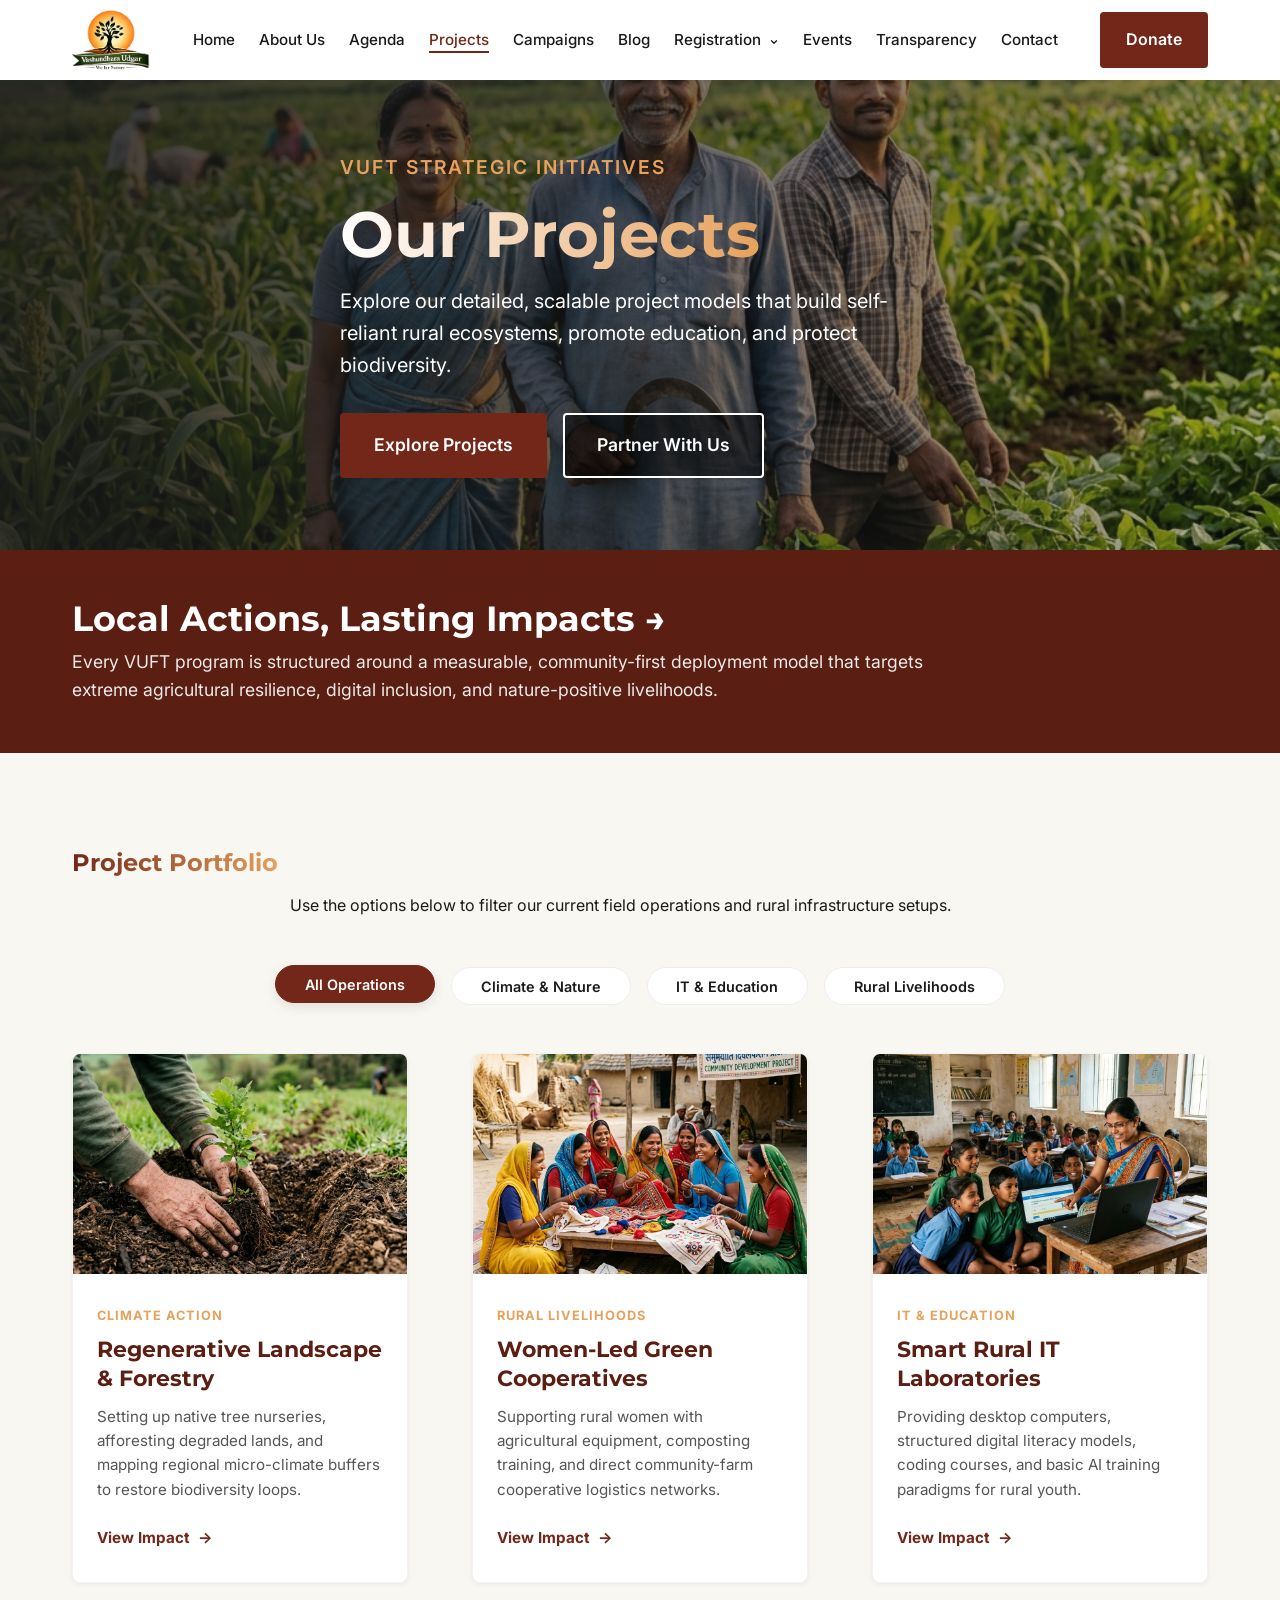
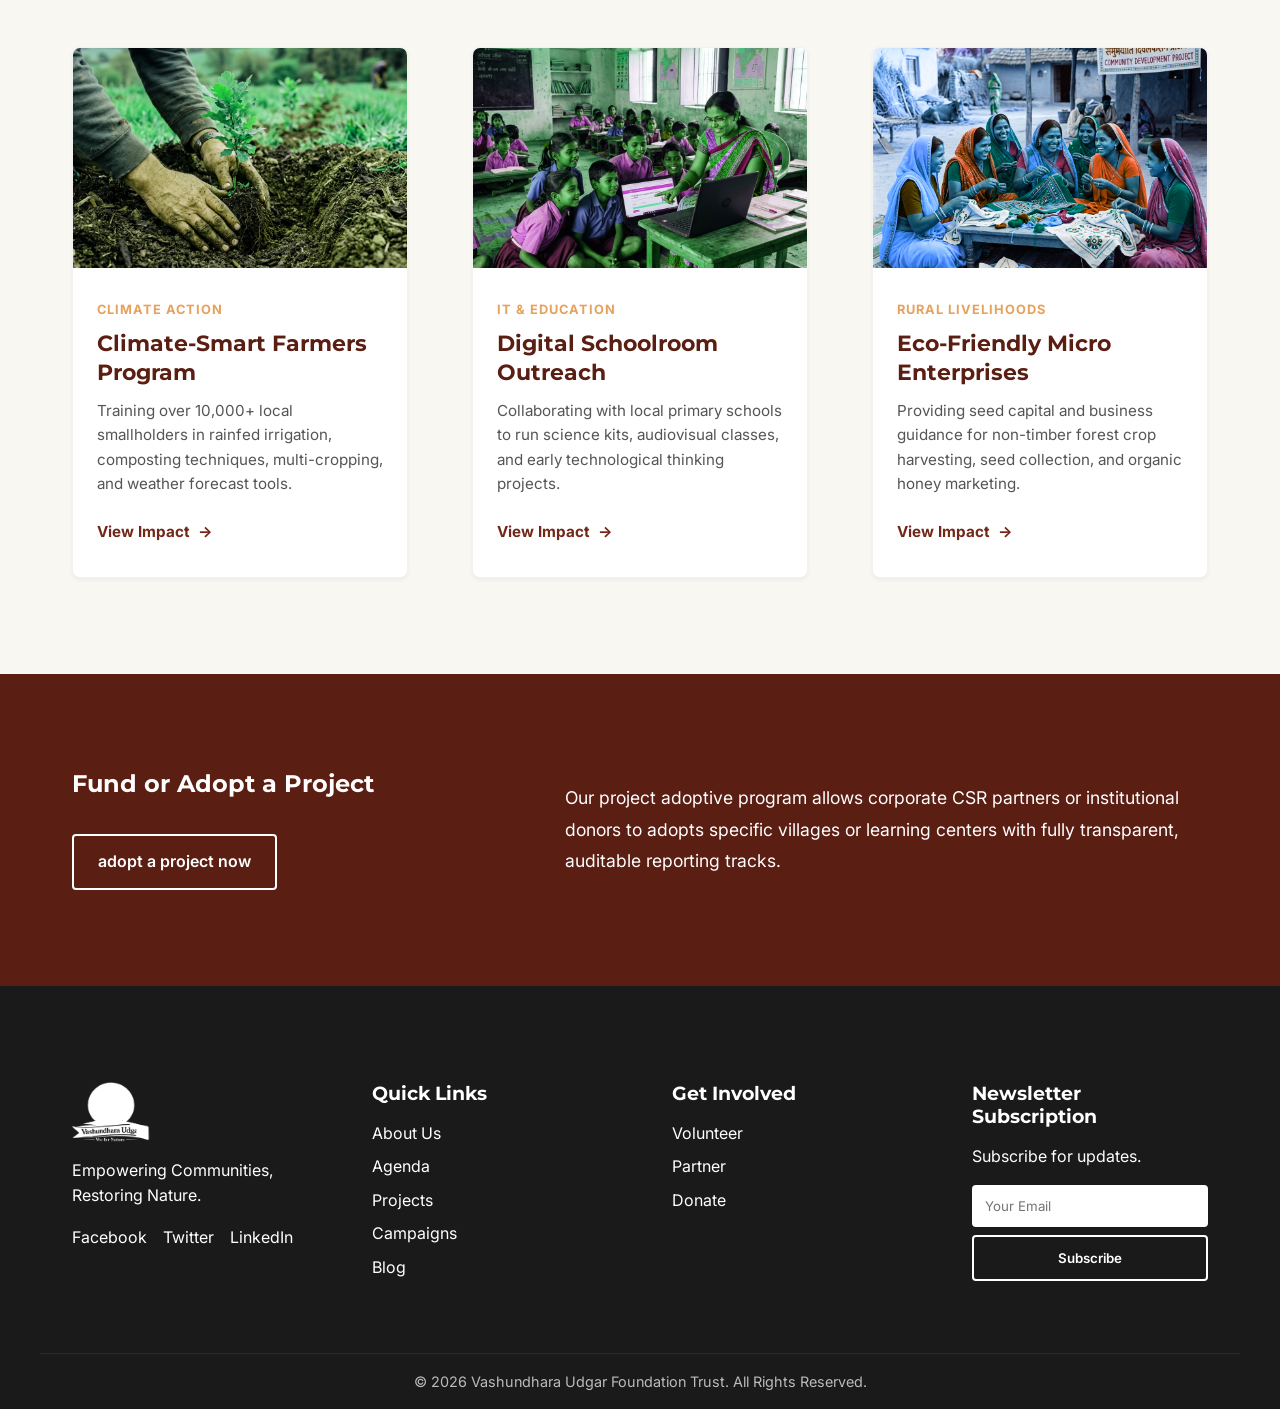
<file: projects.html>
<!DOCTYPE html>
<html lang="en">
<head>
    <meta charset="UTF-8">
    <meta name="viewport" content="width=device-width, initial-scale=1.0">
    <meta name="description" content="Explore Vashundhara Udgar Foundation Trust projects spanning across agroforestry, rural IT training, and conservation.">
    <title>Our Projects | Vashundhara Udgar Foundation Trust</title>
    <link rel="preconnect" href="https://fonts.googleapis.com">
    <link rel="preconnect" href="https://fonts.gstatic.com" crossorigin>
    <link href="https://fonts.googleapis.com/css2?family=Inter:wght@300;400;500;600;700&family=Montserrat:wght@500;600;700;800&display=swap" rel="stylesheet">
    <link rel="stylesheet" href="style.css">
    <style>
        /* Projects Filter Tabs */
        .filter-container {
            display: flex;
            justify-content: center;
            gap: 1rem;
            margin-bottom: 3rem;
            flex-wrap: wrap;
        }
        .filter-btn {
            background-color: var(--color-bg-white);
            color: var(--color-text-dark);
            border: 1.5px solid #eee;
            padding: 0.6rem 1.8rem;
            border-radius: 50px;
            cursor: pointer;
            font-weight: 600;
            font-family: var(--font-body);
            font-size: 0.9rem;
            transition: all var(--transition-normal);
        }
        .filter-btn.active, .filter-btn:hover {
            background-color: var(--color-primary);
            color: var(--color-text-light);
            border-color: var(--color-primary);
            transform: translateY(-2px);
            box-shadow: var(--shadow-md);
        }
        
        /* Grid Adjustments for detailed layout */
        .projects-detailed-grid {
            display: grid;
            grid-template-columns: repeat(3, 1fr);
            gap: var(--spacing-lg);
        }
        
        /* Card design consistent with home page revamped style but customized for white bg grid */
        .project-detail-card {
            background: var(--color-bg-white);
            border-radius: 8px;
            overflow: hidden;
            box-shadow: var(--shadow-sm);
            transition: all var(--transition-normal);
            display: flex;
            flex-direction: column;
            border: 1px solid rgba(0,0,0,0.05);
        }
        .project-detail-card:hover {
            transform: translateY(-5px);
            box-shadow: 0 10px 30px rgba(0,0,0,0.1);
        }
        .project-detail-img-wrapper {
            position: relative;
            width: 100%;
            height: 220px;
            overflow: hidden;
        }
        .project-detail-img-wrapper img {
            width: 100%;
            height: 100%;
            object-fit: cover;
            transition: transform 0.5s ease;
        }
        .project-detail-card:hover .project-detail-img-wrapper img {
            transform: scale(1.05);
        }
        .project-detail-content {
            padding: 2rem 1.5rem;
            flex-grow: 1;
            display: flex;
            flex-direction: column;
            text-align: left;
        }
        .project-detail-category {
            font-size: 0.8rem;
            font-weight: 700;
            text-transform: uppercase;
            color: var(--color-accent);
            letter-spacing: 1px;
            margin-bottom: 0.5rem;
        }
        .project-detail-title {
            font-size: 1.4rem;
            color: var(--color-primary-dark);
            margin-bottom: 0.75rem;
            font-weight: 700;
            line-height: 1.3;
        }
        .project-detail-desc {
            font-size: 0.95rem;
            color: var(--color-text-muted);
            line-height: 1.6;
            margin-bottom: 1.5rem;
            flex-grow: 1;
        }
        .project-detail-btn {
            align-self: flex-start;
            color: var(--color-primary);
            font-weight: 700;
            font-size: 0.95rem;
            display: inline-flex;
            align-items: center;
            gap: 0.5rem;
            transition: color var(--transition-fast);
        }
        .project-detail-btn:hover {
            color: var(--color-primary-dark);
        }
        .project-detail-btn:hover .arrow {
            transform: translateX(4px);
        }

        @media (max-width: 992px) {
            .projects-detailed-grid {
                grid-template-columns: repeat(2, 1fr);
                gap: var(--spacing-md);
            }
        }
        @media (max-width: 768px) {
            .projects-detailed-grid {
                grid-template-columns: 1fr;
                gap: var(--spacing-md);
            }
        }
    </style>
</head>
<body>
    <!-- Navbar -->
    <header class="header" id="header">
        <div class="container nav-container">
            <a href="index.html" class="logo">
                <img src="assets/images/logo vashundra.png" alt="VUFT Logo" style="height: 60px;">
            </a>
            <nav class="nav-menu" id="nav-menu">
                <ul class="nav-list">
                    <li class="nav-item"><a href="index.html" class="nav-link">Home</a></li>
                    <li class="nav-item"><a href="about.html" class="nav-link">About Us</a></li>
                    <li class="nav-item"><a href="agenda.html" class="nav-link">Agenda</a></li>
                    <li class="nav-item"><a href="projects.html" class="nav-link active">Projects</a></li>
                    <li class="nav-item"><a href="campaigns.html" class="nav-link">Campaigns</a></li>
                    <li class="nav-item"><a href="blog.html" class="nav-link">Blog</a></li>
                    <li class="nav-item dropdown">
                        <a href="registration.html" class="nav-link">Registration <span class="dropdown-icon"><svg width="10" height="10" viewBox="0 0 24 24" fill="none" stroke="currentColor" stroke-width="3" stroke-linecap="round" stroke-linejoin="round" style="vertical-align: middle; display: inline-block; margin-left: 2px;"><polyline points="6 9 12 15 18 9"></polyline></svg></span></a>
                        <ul class="dropdown-menu">
                            <li><a href="partner.html">Partner</a></li>
                            <li><a href="member.html">Member</a></li>
                            <li><a href="volunteer.html">Volunteer</a></li>
                        </ul>
                    </li>
                    <li class="nav-item"><a href="events.html" class="nav-link">Events</a></li>
                    <li class="nav-item"><a href="transparency.html" class="nav-link">Transparency</a></li>
                    <li class="nav-item"><a href="contact.html" class="nav-link">Contact</a></li>
                </ul>
            </nav>
            <div class="nav-actions">
                <a href="donate.html" class="btn btn-primary">Donate</a>
                <button class="menu-toggle" id="menu-toggle" aria-label="Toggle Menu">
                    <span class="bar"></span>
                    <span class="bar"></span>
                    <span class="bar"></span>
                </button>
            </div>
        </div>
    </header>

    <!-- 1. Hero Banner (Identical Layout to index.html / agenda.html) -->
    <section class="inner-page-hero" id="home">
        <div class="hero-bg">
            <img src="assets/images/mission.png" alt="Empowering agricultural and technological projects" class="hero-img">
            <div class="hero-overlay"></div>
        </div>
        <div class="container hero-content">
            <span class="hero-subtitle animate-up">VUFT STRATEGIC INITIATIVES</span>
            <h1 class="hero-title animate-up delay-1 text-gradient" style="background: linear-gradient(90deg, #FFFFFF 0%, var(--color-accent) 100%); -webkit-background-clip: text; -webkit-text-fill-color: transparent;">Our Projects</h1>
            <p class="hero-desc animate-up delay-2">Explore our detailed, scalable project models that build self-reliant rural ecosystems, promote education, and protect biodiversity.</p>
            <div class="hero-buttons animate-up delay-3">
                <a href="#projects-showcase" class="btn btn-primary btn-lg">Explore Projects</a>
                <a href="registration.html" class="btn btn-outline btn-lg" style="background: rgba(0,0,0,0.5);">Partner With Us</a>
            </div>
        </div>
    </section>

    <!-- 2. Introduction Banner (Identical layout to index.html About Banner) -->
    <section class="section about-banner" style="background-color: var(--color-primary-dark); color: white; padding: 3rem 0;">
        <div class="container">
            <div class="animate-on-scroll">
                <h2 style="font-size: 2.2rem; margin-bottom: 0.5rem; color: white;">Local Actions, Lasting Impacts &rarr;</h2>
                <p style="font-size: 1.1rem; max-width: 900px; color: rgba(255, 255, 255, 0.9);">Every VUFT program is structured around a measurable, community-first deployment model that targets extreme agricultural resilience, digital inclusion, and nature-positive livelihoods.</p>
            </div>
        </div>
    </section>

    <!-- 3. Projects Showcase with JavaScript Category Filtering -->
    <section class="section" id="projects-showcase">
        <div class="container text-center">
            <h2 class="animate-on-scroll text-gradient" style="margin-bottom: 1rem;">Project Portfolio</h2>
            <p class="animate-on-scroll delay-1" style="max-width: 700px; margin: 0 auto 3rem;">Use the options below to filter our current field operations and rural infrastructure setups.</p>
            
            <!-- Category Filters -->
            <div class="filter-container animate-on-scroll delay-1">
                <button class="filter-btn active" data-filter="all">All Operations</button>
                <button class="filter-btn" data-filter="climate">Climate & Nature</button>
                <button class="filter-btn" data-filter="education">IT & Education</button>
                <button class="filter-btn" data-filter="livelihood">Rural Livelihoods</button>
            </div>
            
            <!-- Projects Grid -->
            <div class="projects-detailed-grid animate-on-scroll delay-2">
                <!-- Card 1 -->
                <div class="project-detail-card" data-category="climate">
                    <div class="project-detail-img-wrapper">
                        <img src="assets/images/project1.png" alt="Regenerative Landscape">
                    </div>
                    <div class="project-detail-content">
                        <span class="project-detail-category">Climate Action</span>
                        <h3 class="project-detail-title">Regenerative Landscape & Forestry</h3>
                        <p class="project-detail-desc">Setting up native tree nurseries, afforesting degraded lands, and mapping regional micro-climate buffers to restore biodiversity loops.</p>
                        <a href="index.html#projects" class="project-detail-btn">View Impact <span class="arrow">&rarr;</span></a>
                    </div>
                </div>
                
                <!-- Card 2 -->
                <div class="project-detail-card" data-category="livelihood">
                    <div class="project-detail-img-wrapper">
                        <img src="assets/images/project2.png" alt="Women-Led action">
                    </div>
                    <div class="project-detail-content">
                        <span class="project-detail-category">Rural Livelihoods</span>
                        <h3 class="project-detail-title">Women-Led Green Cooperatives</h3>
                        <p class="project-detail-desc">Supporting rural women with agricultural equipment, composting training, and direct community-farm cooperative logistics networks.</p>
                        <a href="index.html#projects" class="project-detail-btn">View Impact <span class="arrow">&rarr;</span></a>
                    </div>
                </div>
                
                <!-- Card 3 -->
                <div class="project-detail-card" data-category="education">
                    <div class="project-detail-img-wrapper">
                        <img src="assets/images/project3.png" alt="IT Learning Centers">
                    </div>
                    <div class="project-detail-content">
                        <span class="project-detail-category">IT & Education</span>
                        <h3 class="project-detail-title">Smart Rural IT Laboratories</h3>
                        <p class="project-detail-desc">Providing desktop computers, structured digital literacy models, coding courses, and basic AI training paradigms for rural youth.</p>
                        <a href="index.html#projects" class="project-detail-btn">View Impact <span class="arrow">&rarr;</span></a>
                    </div>
                </div>
                
                <!-- Card 4 (Agriculture / Climate) -->
                <div class="project-detail-card" data-category="climate">
                    <div class="project-detail-img-wrapper">
                        <img src="assets/images/project1.png" alt="Agroforestry Models" style="filter: hue-rotate(45deg);">
                    </div>
                    <div class="project-detail-content">
                        <span class="project-detail-category">Climate Action</span>
                        <h3 class="project-detail-title">Climate-Smart Farmers Program</h3>
                        <p class="project-detail-desc">Training over 10,000+ local smallholders in rainfed irrigation, composting techniques, multi-cropping, and weather forecast tools.</p>
                        <a href="index.html#projects" class="project-detail-btn">View Impact <span class="arrow">&rarr;</span></a>
                    </div>
                </div>
                
                <!-- Card 5 (Education / Community) -->
                <div class="project-detail-card" data-category="education">
                    <div class="project-detail-img-wrapper">
                        <img src="assets/images/project3.png" alt="Digital Schoolrooms" style="filter: hue-rotate(90deg);">
                    </div>
                    <div class="project-detail-content">
                        <span class="project-detail-category">IT & Education</span>
                        <h3 class="project-detail-title">Digital Schoolroom Outreach</h3>
                        <p class="project-detail-desc">Collaborating with local primary schools to run science kits, audiovisual classes, and early technological thinking projects.</p>
                        <a href="index.html#projects" class="project-detail-btn">View Impact <span class="arrow">&rarr;</span></a>
                    </div>
                </div>
                
                <!-- Card 6 (Livelihood) -->
                <div class="project-detail-card" data-category="livelihood">
                    <div class="project-detail-img-wrapper">
                        <img src="assets/images/project2.png" alt="Micro-Enterprises" style="filter: hue-rotate(180deg);">
                    </div>
                    <div class="project-detail-content">
                        <span class="project-detail-category">Rural Livelihoods</span>
                        <h3 class="project-detail-title">Eco-Friendly Micro Enterprises</h3>
                        <p class="project-detail-desc">Providing seed capital and business guidance for non-timber forest crop harvesting, seed collection, and organic honey marketing.</p>
                        <a href="index.html#projects" class="project-detail-btn">View Impact <span class="arrow">&rarr;</span></a>
                    </div>
                </div>
            </div>
        </div>
    </section>

    <!-- 4. CSR Alignment Callout (Identical layout to index.html CSR section) -->
    <section class="section csr-section bg-primary-dark text-light">
        <div class="container">
            <div style="display: flex; flex-wrap: wrap; gap: 4rem; align-items: center;">
                <div style="flex: 1; min-width: 300px; display: flex; flex-direction: column; justify-content: space-between; min-height: 120px;">
                    <h2 class="text-light animate-on-scroll" style="margin: 0;">Fund or Adopt a Project</h2>
                    <div style="margin-top: auto; padding-top: 2rem;">
                        <a href="partner.html" class="btn btn-outline animate-on-scroll delay-2">adopt a project now</a>
                    </div>
                </div>
                <div style="flex: 1.5; min-width: 300px;" class="animate-on-scroll delay-1">
                    <p style="font-size: 1.1rem; line-height: 1.8;">Our project adoptive program allows corporate CSR partners or institutional donors to adopts specific villages or learning centers with fully transparent, auditable reporting tracks.</p>
                </div>
            </div>
        </div>
    </section>

    <!-- Footer (Identical structure to index.html / agenda.html) -->
    <footer class="footer">
        <div class="container footer-container">
            <div class="footer-col">
                <a href="index.html" class="logo"><img src="assets/images/logo vashundra.png" alt="VUFT Logo" style="height: 60px; filter: brightness(0) invert(1);"></a>
                <p style="margin-top: 1rem;">Empowering Communities, Restoring Nature.</p>
                <div class="social-links">
                    <a href="#">Facebook</a>
                    <a href="#">Twitter</a>
                    <a href="#">LinkedIn</a>
                </div>
            </div>
            <div class="footer-col">
                <h4>Quick Links</h4>
                <ul>
                    <li><a href="about.html">About Us</a></li>
                    <li><a href="agenda.html">Agenda</a></li>
                    <li><a href="projects.html">Projects</a></li>
                    <li><a href="campaigns.html">Campaigns</a></li>
                    <li><a href="blog.html">Blog</a></li>
                </ul>
            </div>
            <div class="footer-col">
                <h4>Get Involved</h4>
                <ul>
                    <li><a href="volunteer.html">Volunteer</a></li>
                    <li><a href="partner.html">Partner</a></li>
                    <li><a href="donate.html">Donate</a></li>
                </ul>
            </div>
            <div class="footer-col">
                <h4>Newsletter Subscription</h4>
                <p>Subscribe for updates.</p>
                <form class="newsletter-form">
                    <input type="email" placeholder="Your Email" required>
                    <button type="submit" class="btn btn-outline">Subscribe</button>
                </form>
            </div>
        </div>
        <div class="container footer-bottom">
            <p>&copy; 2026 Vashundhara Udgar Foundation Trust. All Rights Reserved.</p>
        </div>
    </footer>

    <script src="script.js"></script>
    <script>
        // Premium Client-Side Project Filtering
        document.addEventListener('DOMContentLoaded', () => {
            const filterButtons = document.querySelectorAll('.filter-btn');
            const projectCards = document.querySelectorAll('.project-detail-card');
            
            filterButtons.forEach(btn => {
                btn.addEventListener('click', () => {
                    // Update active class
                    filterButtons.forEach(b => b.classList.remove('active'));
                    btn.classList.add('active');
                    
                    const filterValue = btn.getAttribute('data-filter');
                    
                    projectCards.forEach(card => {
                        const category = card.getAttribute('data-category');
                        
                        if (filterValue === 'all' || category === filterValue) {
                            card.style.display = 'flex';
                            // Subtle entry animation
                            card.style.opacity = '0';
                            setTimeout(() => {
                                card.style.transition = 'opacity 0.4s ease';
                                card.style.opacity = '1';
                            }, 50);
                        } else {
                            card.style.display = 'none';
                        }
                    });
                });
            });
        });
    </script>
</body>
</html>
</file>
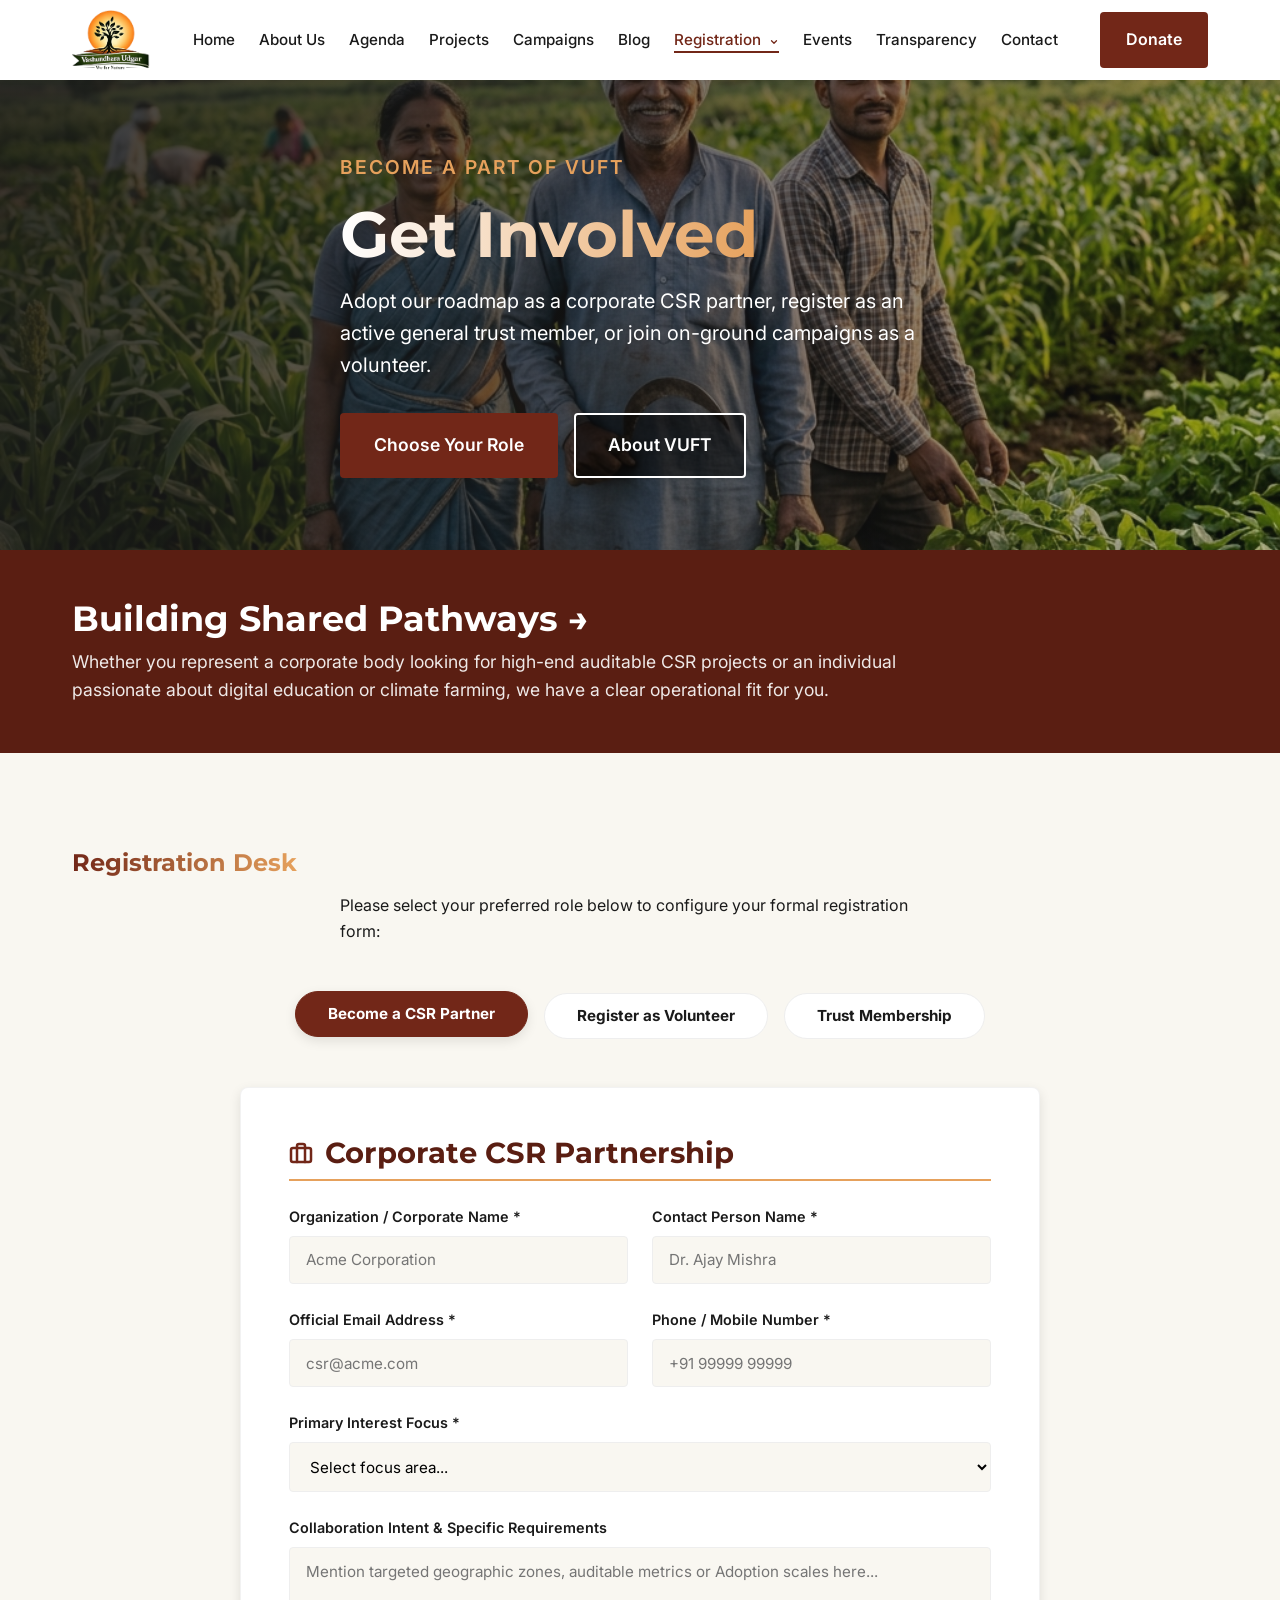
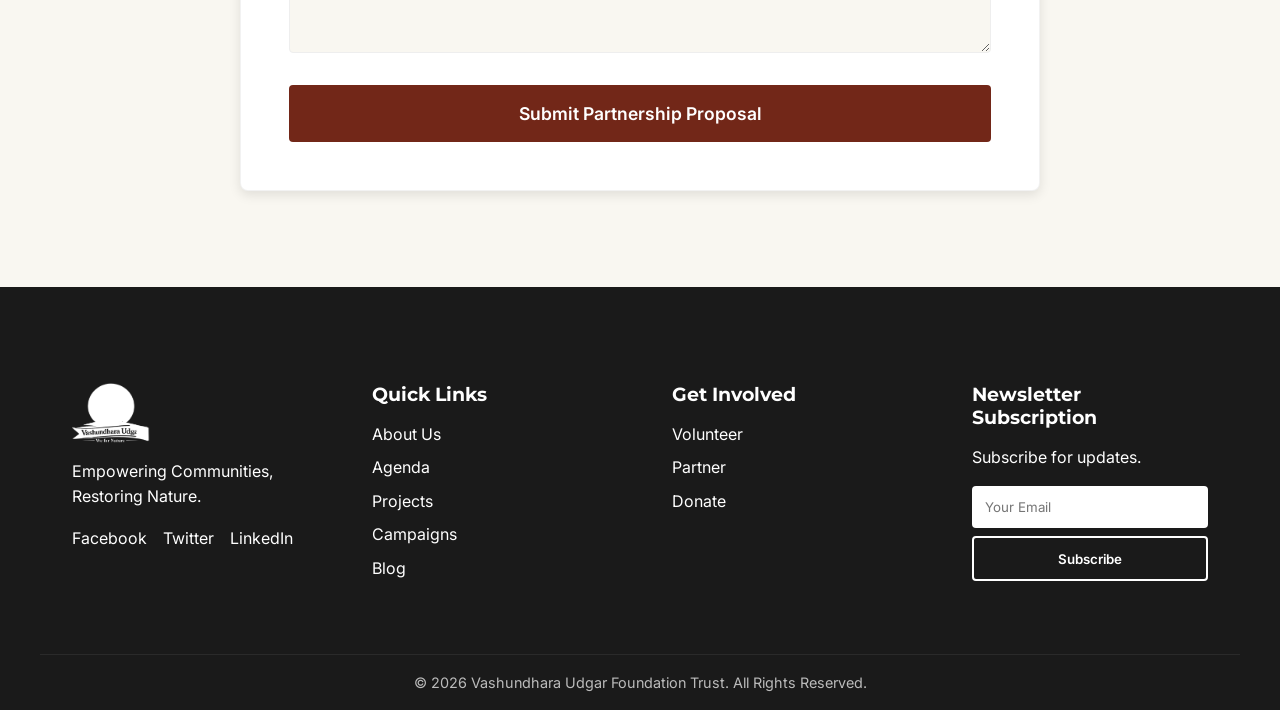
<file: registration.html>
<!DOCTYPE html>
<html lang="en">
<head>
    <meta charset="UTF-8">
    <meta name="viewport" content="width=device-width, initial-scale=1.0">
    <meta name="description" content="Register as a CSR Partner, Member, or Volunteer with Vashundhara Udgar Foundation Trust.">
    <title>Get Involved & Registration | Vashundhara Udgar Foundation Trust</title>
    <link rel="preconnect" href="https://fonts.googleapis.com">
    <link rel="preconnect" href="https://fonts.gstatic.com" crossorigin>
    <link href="https://fonts.googleapis.com/css2?family=Inter:wght@300;400;500;600;700&family=Montserrat:wght@500;600;700;800&display=swap" rel="stylesheet">
    <link rel="stylesheet" href="style.css">
    <style>
        /* Registration Page Custom Styles */
        .register-container {
            max-width: 800px;
            margin: 3rem auto 0;
        }
        
        .role-tabs {
            display: flex;
            justify-content: center;
            gap: 1rem;
            margin-bottom: 3rem;
            flex-wrap: wrap;
        }
        .role-tab {
            background-color: var(--color-bg-white);
            color: var(--color-text-dark);
            border: 1.5px solid #eee;
            padding: 0.8rem 2rem;
            border-radius: 50px;
            cursor: pointer;
            font-weight: 700;
            font-family: var(--font-body);
            font-size: 0.95rem;
            transition: all var(--transition-normal);
        }
        .role-tab.active, .role-tab:hover {
            background-color: var(--color-primary);
            color: var(--color-text-light);
            border-color: var(--color-primary);
            transform: translateY(-2px);
            box-shadow: var(--shadow-md);
        }
        
        .form-card {
            background: var(--color-bg-white);
            padding: 3rem;
            border-radius: 8px;
            box-shadow: var(--shadow-md);
            border: 1px solid rgba(0,0,0,0.05);
            text-align: left;
        }
        
        .form-section-title {
            color: var(--color-primary-dark);
            font-size: 1.8rem;
            margin-bottom: 1.5rem;
            font-weight: 700;
            border-bottom: 2px solid var(--color-accent);
            padding-bottom: 0.5rem;
            display: flex;
            align-items: center;
            gap: 0.75rem;
        }
        
        .form-row {
            display: flex;
            gap: 1.5rem;
            margin-bottom: 1.5rem;
        }
        .form-group {
            flex: 1;
            display: flex;
            flex-direction: column;
            gap: 0.5rem;
        }
        .form-group label {
            font-size: 0.9rem;
            font-weight: 600;
            color: var(--color-text-dark);
        }
        .form-group input, .form-group textarea, .form-group select {
            padding: 0.85rem 1rem;
            border: 1.5px solid #eee;
            border-radius: 4px;
            font-family: var(--font-body);
            font-size: 0.95rem;
            background-color: var(--color-bg-light);
            transition: all var(--transition-fast);
        }
        .form-group input:focus, .form-group textarea:focus, .form-group select:focus {
            border-color: var(--color-primary);
            background-color: white;
            outline: none;
            box-shadow: 0 0 10px rgba(114, 39, 24, 0.08);
        }
        
        /* Tab Form Visibility */
        .register-form-panel {
            display: none;
        }
        .register-form-panel.active {
            display: block;
            animation: fadeIn 0.4s ease;
        }
        
        @keyframes fadeIn {
            from { opacity: 0; transform: translateY(10px); }
            to { opacity: 1; transform: translateY(0); }
        }
        
        @media (max-width: 768px) {
            .form-row {
                flex-direction: column;
                gap: 1.5rem;
            }
            .form-card {
                padding: 2rem 1.5rem;
            }
        }
    </style>
</head>
<body>
    <!-- Navbar -->
    <header class="header" id="header">
        <div class="container nav-container">
            <a href="index.html" class="logo">
                <img src="assets/images/logo vashundra.png" alt="VUFT Logo" style="height: 60px;">
            </a>
            <nav class="nav-menu" id="nav-menu">
                <ul class="nav-list">
                    <li class="nav-item"><a href="index.html" class="nav-link">Home</a></li>
                    <li class="nav-item"><a href="about.html" class="nav-link">About Us</a></li>
                    <li class="nav-item"><a href="agenda.html" class="nav-link">Agenda</a></li>
                    <li class="nav-item"><a href="projects.html" class="nav-link">Projects</a></li>
                    <li class="nav-item"><a href="campaigns.html" class="nav-link">Campaigns</a></li>
                    <li class="nav-item"><a href="blog.html" class="nav-link">Blog</a></li>
                    <li class="nav-item dropdown">
                        <a href="registration.html" class="nav-link active">Registration <span class="dropdown-icon"><svg width="10" height="10" viewBox="0 0 24 24" fill="none" stroke="currentColor" stroke-width="3" stroke-linecap="round" stroke-linejoin="round" style="vertical-align: middle; display: inline-block; margin-left: 2px;"><polyline points="6 9 12 15 18 9"></polyline></svg></span></a>
                        <ul class="dropdown-menu">
                            <li><a href="registration.html?role=partner">Partner</a></li>
                            <li><a href="registration.html?role=member">Member</a></li>
                            <li><a href="registration.html?role=volunteer">Volunteer</a></li>
                        </ul>
                    </li>
                    <li class="nav-item"><a href="events.html" class="nav-link">Events</a></li>
                    <li class="nav-item"><a href="transparency.html" class="nav-link">Transparency</a></li>
                    <li class="nav-item"><a href="contact.html" class="nav-link">Contact</a></li>
                </ul>
            </nav>
            <div class="nav-actions">
                <a href="donate.html" class="btn btn-primary">Donate</a>
                <button class="menu-toggle" id="menu-toggle" aria-label="Toggle Menu">
                    <span class="bar"></span>
                    <span class="bar"></span>
                    <span class="bar"></span>
                </button>
            </div>
        </div>
    </header>

    <!-- 1. Hero Banner (Identical Layout to other subpages) -->
    <section class="inner-page-hero" id="home">
        <div class="hero-bg">
            <img src="assets/images/mission.png" alt="Join VUFT Registration Banner" class="hero-img">
            <div class="hero-overlay"></div>
        </div>
        <div class="container hero-content">
            <span class="hero-subtitle animate-up">BECOME A PART OF VUFT</span>
            <h1 class="hero-title animate-up delay-1 text-gradient" style="background: linear-gradient(90deg, #FFFFFF 0%, var(--color-accent) 100%); -webkit-background-clip: text; -webkit-text-fill-color: transparent;">Get Involved</h1>
            <p class="hero-desc animate-up delay-2">Adopt our roadmap as a corporate CSR partner, register as an active general trust member, or join on-ground campaigns as a volunteer.</p>
            <div class="hero-buttons animate-up delay-3">
                <a href="#register-showcase" class="btn btn-primary btn-lg">Choose Your Role</a>
                <a href="about.html" class="btn btn-outline btn-lg" style="background: rgba(0,0,0,0.5);">About VUFT</a>
            </div>
        </div>
    </section>

    <!-- 2. Introduction Banner -->
    <section class="section about-banner" style="background-color: var(--color-primary-dark); color: white; padding: 3rem 0;">
        <div class="container">
            <div class="animate-on-scroll">
                <h2 style="font-size: 2.2rem; margin-bottom: 0.5rem; color: white;">Building Shared Pathways &rarr;</h2>
                <p style="font-size: 1.1rem; max-width: 900px; color: rgba(255, 255, 255, 0.9);">Whether you represent a corporate body looking for high-end auditable CSR projects or an individual passionate about digital education or climate farming, we have a clear operational fit for you.</p>
            </div>
        </div>
    </section>

    <!-- 3. Role Selector and Forms -->
    <section class="section" id="register-showcase">
        <div class="container text-center">
            <h2 class="animate-on-scroll text-gradient">Registration Desk</h2>
            <p class="animate-on-scroll delay-1" style="max-width: 600px; margin: 0 auto 3rem;">Please select your preferred role below to configure your formal registration form:</p>

            <div class="register-container">
                <!-- Role Tabs -->
                <div class="role-tabs animate-on-scroll delay-1">
                    <button class="role-tab active" data-role="partner">Become a CSR Partner</button>
                    <button class="role-tab" data-role="volunteer">Register as Volunteer</button>
                    <button class="role-tab" data-role="member">Trust Membership</button>
                </div>

                <!-- Form Card -->
                <div class="form-card animate-on-scroll delay-2">
                    
                    <!-- Panel 1: CSR Partner -->
                    <div class="register-form-panel active" id="form-partner">
                        <h3 class="form-section-title">
                            <svg viewBox="0 0 24 24" width="24" height="24" fill="none" stroke="currentColor" stroke-width="2.5" stroke-linecap="round" stroke-linejoin="round" style="color: var(--color-primary);">
                                <rect x="2" y="7" width="20" height="14" rx="2" ry="2"></rect>
                                <path d="M16 21V5a2 2 0 0 0-2-2h-4a2 2 0 0 0-2 2v16"></path>
                            </svg>
                            Corporate CSR Partnership
                        </h3>
                        <form action="#" method="POST">
                            <div class="form-row">
                                <div class="form-group">
                                    <label for="org-name">Organization / Corporate Name *</label>
                                    <input type="text" id="org-name" name="org-name" placeholder="Acme Corporation" required>
                                </div>
                                <div class="form-group">
                                    <label for="partner-contact">Contact Person Name *</label>
                                    <input type="text" id="partner-contact" name="partner-contact" placeholder="Dr. Ajay Mishra" required>
                                </div>
                            </div>
                            <div class="form-row">
                                <div class="form-group">
                                    <label for="partner-email">Official Email Address *</label>
                                    <input type="email" id="partner-email" name="partner-email" placeholder="csr@acme.com" required>
                                </div>
                                <div class="form-group">
                                    <label for="partner-phone">Phone / Mobile Number *</label>
                                    <input type="tel" id="partner-phone" name="partner-phone" placeholder="+91 99999 99999" required>
                                </div>
                            </div>
                            <div class="form-row">
                                <div class="form-group">
                                    <label for="adopt-focus">Primary Interest Focus *</label>
                                    <select id="adopt-focus" name="adopt-focus" required>
                                        <option value="">Select focus area...</option>
                                        <option value="agriculture">Climate-Smart Agriculture (Agroforestry)</option>
                                        <option value="tech">Rural IT Smart Learning Centers</option>
                                        <option value="livelihood">Women's Livelihood Cooperatives</option>
                                        <option value="multi">Comprehensive Regional Adoption</option>
                                    </select>
                                </div>
                            </div>
                            <div class="form-group" style="margin-bottom: 2rem;">
                                <label for="partner-desc">Collaboration Intent & Specific Requirements</label>
                                <textarea id="partner-desc" name="partner-desc" rows="4" placeholder="Mention targeted geographic zones, auditable metrics or Adoption scales here..."></textarea>
                            </div>
                            <button type="submit" class="btn btn-primary btn-lg" style="width: 100%;">Submit Partnership Proposal</button>
                        </form>
                    </div>

                    <!-- Panel 2: Volunteer -->
                    <div class="register-form-panel" id="form-volunteer">
                        <h3 class="form-section-title">
                            <svg viewBox="0 0 24 24" width="24" height="24" fill="none" stroke="currentColor" stroke-width="2.5" stroke-linecap="round" stroke-linejoin="round" style="color: var(--color-primary);">
                                <path d="M17 21v-2a4 4 0 0 0-4-4H5a4 4 0 0 0-4 4v2"></path>
                                <circle cx="9" cy="7" r="4"></circle>
                                <path d="M23 21v-2a4 4 0 0 0-3-3.87"></path>
                                <path d="M16 3.13a4 4 0 0 1 0 7.75"></path>
                            </svg>
                            Register as a Campaign Volunteer
                        </h3>
                        <form action="#" method="POST">
                            <div class="form-row">
                                <div class="form-group">
                                    <label for="vol-name">Full Name *</label>
                                    <input type="text" id="vol-name" name="vol-name" placeholder="Rahul Singh" required>
                                </div>
                                <div class="form-group">
                                    <label for="vol-age">Age *</label>
                                    <input type="number" id="vol-age" name="vol-age" placeholder="24" min="15" required>
                                </div>
                            </div>
                            <div class="form-row">
                                <div class="form-group">
                                    <label for="vol-email">Email Address *</label>
                                    <input type="email" id="vol-email" name="vol-email" placeholder="rahul@example.com" required>
                                </div>
                                <div class="form-group">
                                    <label for="vol-phone">Mobile / WhatsApp Number *</label>
                                    <input type="tel" id="vol-phone" name="vol-phone" placeholder="+91 99999 88888" required>
                                </div>
                            </div>
                            <div class="form-row">
                                <div class="form-group">
                                    <label for="vol-skill">Primary Skill Offering *</label>
                                    <select id="vol-skill" name="vol-skill" required>
                                        <option value="">Select skill area...</option>
                                        <option value="farming">Farming & Forestry Fieldwork</option>
                                        <option value="it">Teaching Youth IT / Computer Literacy</option>
                                        <option value="event">Campaign Coordination & Logistics</option>
                                        <option value="writing">Content Writing & Media Management</option>
                                    </select>
                                </div>
                                <div class="form-group">
                                    <label for="vol-avail">Weekly Availability *</label>
                                    <select id="vol-avail" name="vol-avail" required>
                                        <option value="">Select availability...</option>
                                        <option value="weekends">Weekends Only</option>
                                        <option value="weekdays">Weekdays Only</option>
                                        <option value="flexible">Flexible / Anytime</option>
                                    </select>
                                </div>
                            </div>
                            <div class="form-group" style="margin-bottom: 2rem;">
                                <label for="vol-reason">Why would you like to volunteer with VUFT? *</label>
                                <textarea id="vol-reason" name="vol-reason" rows="4" placeholder="Briefly describe your passion or field experience..." required></textarea>
                            </div>
                            <button type="submit" class="btn btn-primary btn-lg" style="width: 100%;">Submit Volunteer Registration</button>
                        </form>
                    </div>

                    <!-- Panel 3: General Member -->
                    <div class="register-form-panel" id="form-member">
                        <h3 class="form-section-title">
                            <svg viewBox="0 0 24 24" width="24" height="24" fill="none" stroke="currentColor" stroke-width="2.5" stroke-linecap="round" stroke-linejoin="round" style="color: var(--color-primary);">
                                <path d="M14 2H6a2 2 0 0 0-2 2v16a2 2 0 0 0 2 2h12a2 2 0 0 0 2-2V8z"></path>
                                <polyline points="14 2 14 8 20 8"></polyline>
                                <line x1="16" y1="13" x2="8" y2="13"></line>
                                <line x1="16" y1="17" x2="8" y2="17"></line>
                            </svg>
                            Apply for Formal Trust Membership
                        </h3>
                        <form action="#" method="POST">
                            <div class="form-row">
                                <div class="form-group">
                                    <label for="mem-name">Full Name *</label>
                                    <input type="text" id="mem-name" name="mem-name" placeholder="Priya Sharma" required>
                                </div>
                                <div class="form-group">
                                    <label for="mem-prof">Profession *</label>
                                    <input type="text" id="mem-prof" name="mem-prof" placeholder="Agronomist, Software Engineer" required>
                                </div>
                            </div>
                            <div class="form-row">
                                <div class="form-group">
                                    <label for="mem-email">Email Address *</label>
                                    <input type="email" id="mem-email" name="mem-email" placeholder="priya@example.com" required>
                                </div>
                                <div class="form-group">
                                    <label for="mem-phone">Phone Number *</label>
                                    <input type="tel" id="mem-phone" name="mem-phone" placeholder="+91 99999 77777" required>
                                </div>
                            </div>
                            <div class="form-group" style="margin-bottom: 2rem;">
                                <label for="mem-address">Postal / Residential Address *</label>
                                <textarea id="mem-address" name="mem-address" rows="3" placeholder="Enter your full mailing address..." required></textarea>
                            </div>
                            <div class="form-group" style="margin-bottom: 2rem;">
                                <label for="mem-intent">Describe your alignment with the foundation's core vision *</label>
                                <textarea id="mem-intent" name="mem-intent" rows="4" placeholder="How do you plan to actively participate in general governance or regional operations?" required></textarea>
                            </div>
                            <button type="submit" class="btn btn-primary btn-lg" style="width: 100%;">Submit Membership Application</button>
                        </form>
                    </div>

                </div>
            </div>
        </div>
    </section>

    <!-- Footer (Identical structure to other subpages) -->
    <footer class="footer">
        <div class="container footer-container">
            <div class="footer-col">
                <a href="index.html" class="logo"><img src="assets/images/logo vashundra.png" alt="VUFT Logo" style="height: 60px; filter: brightness(0) invert(1);"></a>
                <p style="margin-top: 1rem;">Empowering Communities, Restoring Nature.</p>
                <div class="social-links">
                    <a href="#">Facebook</a>
                    <a href="#">Twitter</a>
                    <a href="#">LinkedIn</a>
                </div>
            </div>
            <div class="footer-col">
                <h4>Quick Links</h4>
                <ul>
                    <li><a href="about.html">About Us</a></li>
                    <li><a href="agenda.html">Agenda</a></li>
                    <li><a href="projects.html">Projects</a></li>
                    <li><a href="campaigns.html">Campaigns</a></li>
                    <li><a href="blog.html">Blog</a></li>
                </ul>
            </div>
            <div class="footer-col">
                <h4>Get Involved</h4>
                <ul>
                    <li><a href="registration.html">Volunteer</a></li>
                    <li><a href="registration.html">Partner</a></li>
                    <li><a href="donate.html">Donate</a></li>
                </ul>
            </div>
            <div class="footer-col">
                <h4>Newsletter Subscription</h4>
                <p>Subscribe for updates.</p>
                <form class="newsletter-form">
                    <input type="email" placeholder="Your Email" required>
                    <button type="submit" class="btn btn-outline">Subscribe</button>
                </form>
            </div>
        </div>
        <div class="container footer-bottom">
            <p>&copy; 2026 Vashundhara Udgar Foundation Trust. All Rights Reserved.</p>
        </div>
    </footer>

    <script src="script.js"></script>
    <script>
        // Tab-switching and Role query-param handler
        document.addEventListener('DOMContentLoaded', () => {
            const tabs = document.querySelectorAll('.role-tab');
            const panels = document.querySelectorAll('.register-form-panel');
            
            const activateRole = (role) => {
                tabs.forEach(tab => {
                    if(tab.getAttribute('data-role') === role) {
                        tab.classList.add('active');
                    } else {
                        tab.classList.remove('active');
                    }
                });
                
                panels.forEach(panel => {
                    if(panel.getAttribute('id') === `form-${role}`) {
                        panel.classList.add('active');
                    } else {
                        panel.classList.remove('active');
                    }
                });
            };

            // Switch on button click
            tabs.forEach(tab => {
                tab.addEventListener('click', () => {
                    const role = tab.getAttribute('data-role');
                    activateRole(role);
                    // Update URL hash/query quietly
                    history.pushState(null, null, `?role=${role}`);
                });
            });

            // Parse URL Query Params on Load (e.g. ?role=volunteer)
            const urlParams = new URLSearchParams(window.location.search);
            const initialRole = urlParams.get('role');
            if (initialRole && ['partner', 'volunteer', 'member'].includes(initialRole)) {
                activateRole(initialRole);
            }
        });
    </script>
</body>
</html>
</file>
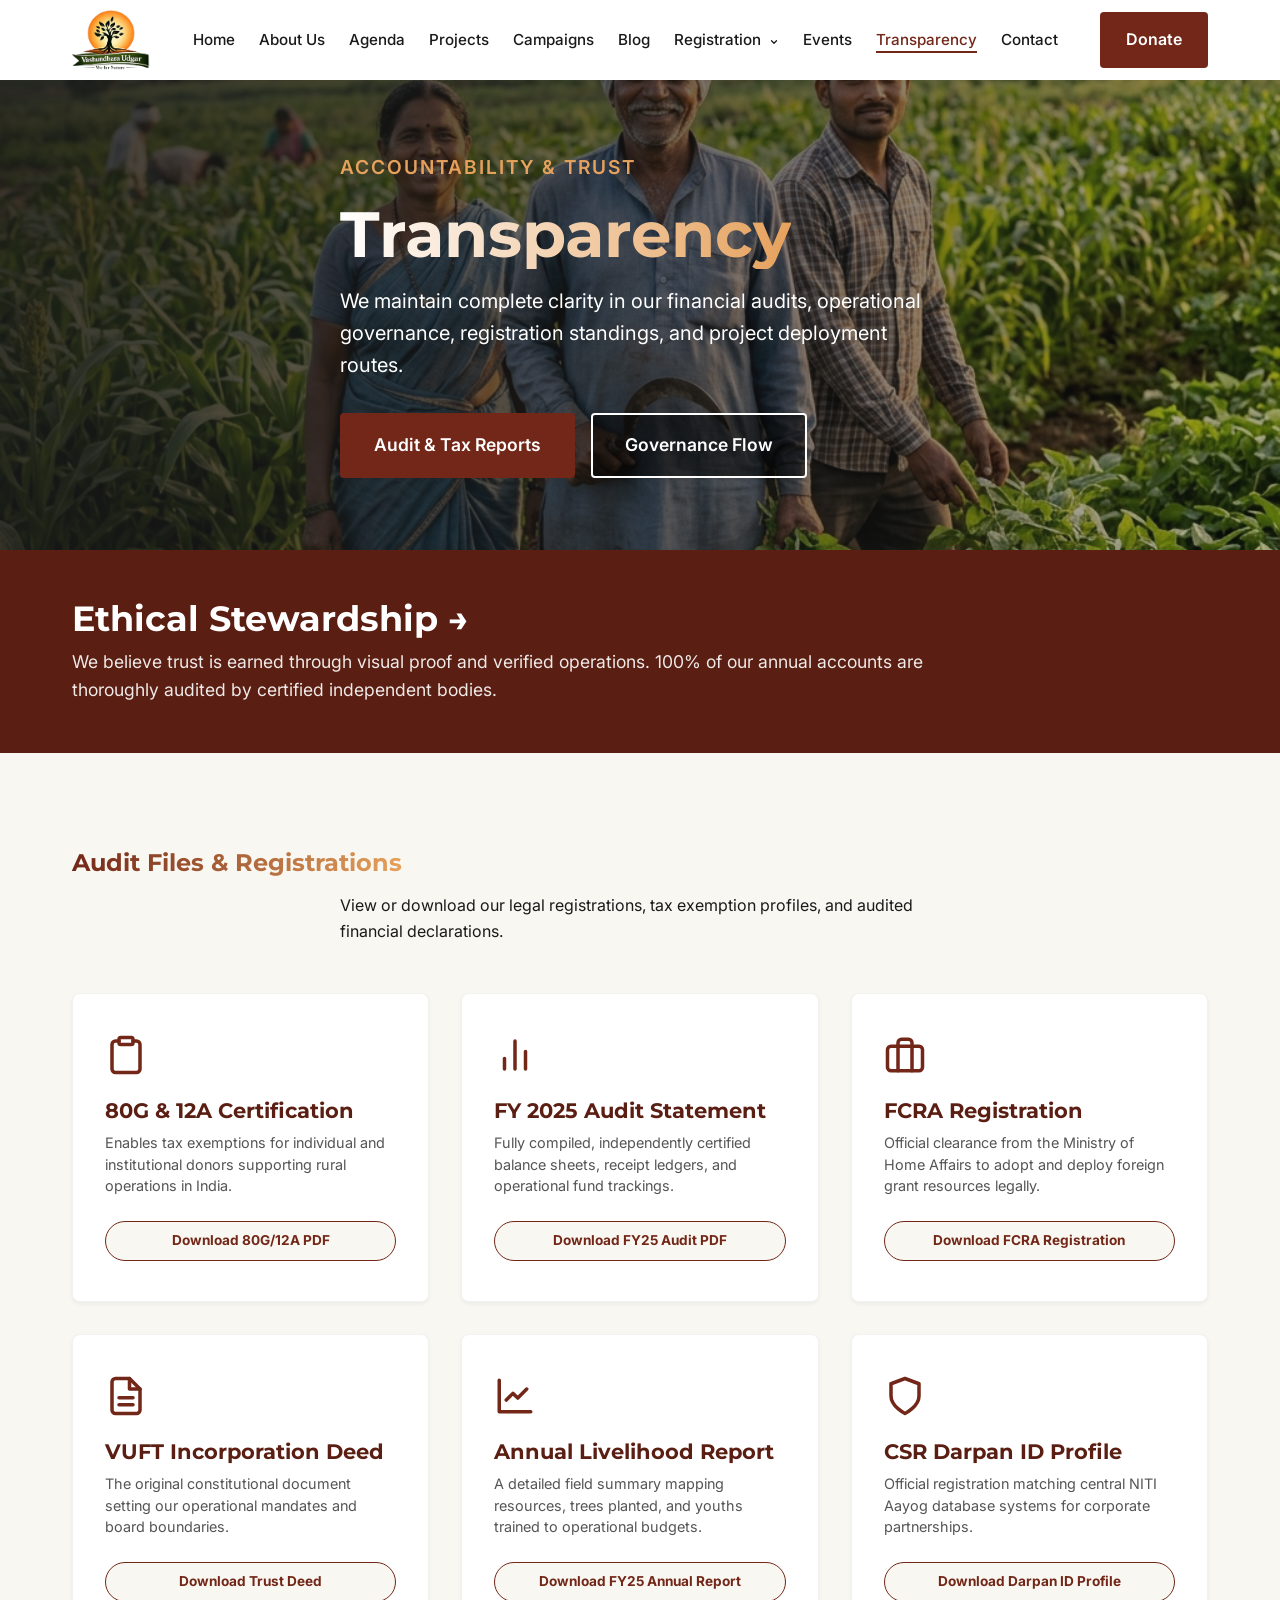
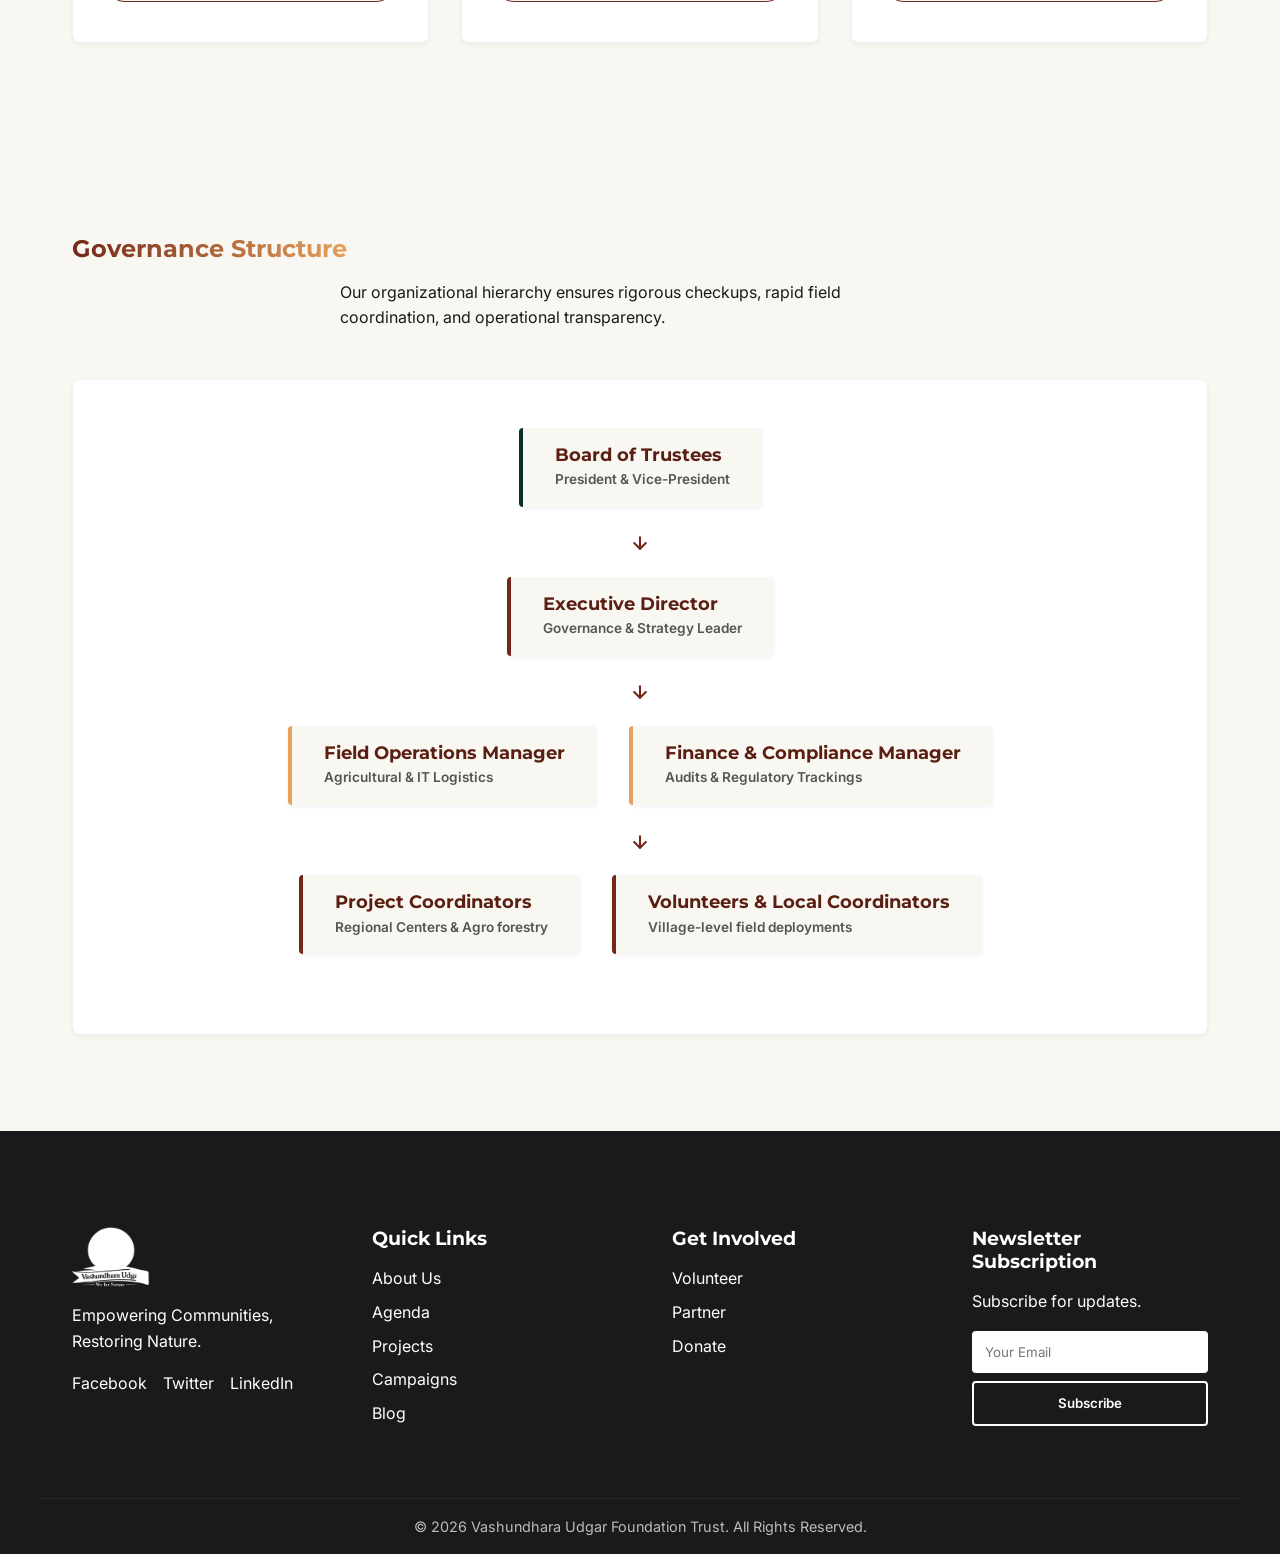
<file: transparency.html>
<!DOCTYPE html>
<html lang="en">
<head>
    <meta charset="UTF-8">
    <meta name="viewport" content="width=device-width, initial-scale=1.0">
    <meta name="description" content="VUFT Trust Transparency - Explore audit reports, 80G/12A registrations, and financial governance structures.">
    <title>Transparency & Governance | Vashundhara Udgar Foundation Trust</title>
    <link rel="preconnect" href="https://fonts.googleapis.com">
    <link rel="preconnect" href="https://fonts.gstatic.com" crossorigin>
    <link href="https://fonts.googleapis.com/css2?family=Inter:wght@300;400;500;600;700&family=Montserrat:wght@500;600;700;800&display=swap" rel="stylesheet">
    <link rel="stylesheet" href="style.css">
    <style>
        /* Transparency Page Specific CSS Styles */
        .doc-download-grid {
            display: grid;
            grid-template-columns: repeat(3, 1fr);
            gap: var(--spacing-md);
            margin-top: 3rem;
        }
        .doc-card {
            background: var(--color-bg-white);
            padding: 2.5rem 2rem;
            border-radius: 8px;
            box-shadow: var(--shadow-sm);
            border: 1px solid rgba(0,0,0,0.05);
            text-align: left;
            transition: all var(--transition-normal);
            display: flex;
            flex-direction: column;
            justify-content: space-between;
            min-height: 240px;
        }
        .doc-card:hover {
            transform: translateY(-4px);
            box-shadow: var(--shadow-md);
            border-color: var(--color-accent);
        }
        .doc-icon {
            font-size: 2.5rem;
            color: var(--color-primary);
            margin-bottom: 1rem;
        }
        .doc-title {
            font-size: 1.3rem;
            color: var(--color-primary-dark);
            margin-bottom: 0.5rem;
            font-weight: 700;
        }
        .doc-desc {
            font-size: 0.9rem;
            color: var(--color-text-muted);
            line-height: 1.5;
            margin-bottom: 1.5rem;
        }
        .doc-btn {
            background-color: var(--color-bg-light);
            color: var(--color-primary);
            border: 1.5px solid var(--color-primary);
            padding: 0.5rem 1.2rem;
            border-radius: 50px;
            text-align: center;
            font-weight: 700;
            font-size: 0.85rem;
            transition: all var(--transition-fast);
            display: block;
        }
        .doc-card:hover .doc-btn {
            background-color: var(--color-primary);
            color: white;
        }
        
        /* Organogram Flow Styles */
        .organogram-container {
            background: var(--color-bg-white);
            padding: 3rem var(--spacing-md);
            border-radius: 8px;
            border: 1px solid rgba(0,0,0,0.05);
            box-shadow: var(--shadow-sm);
            margin-top: 3rem;
        }
        .organogram-level {
            display: flex;
            justify-content: center;
            gap: 2rem;
            margin-bottom: 2rem;
            position: relative;
            flex-wrap: wrap;
        }
        .organogram-node {
            background-color: var(--color-bg-light);
            border-left: 4px solid var(--color-primary);
            padding: 1rem 2rem;
            border-radius: 4px;
            min-width: 220px;
            box-shadow: var(--shadow-sm);
        }
        .organogram-node h4 {
            color: var(--color-primary-dark);
            margin-bottom: 0.25rem;
            font-size: 1.1rem;
        }
        .organogram-node p {
            font-size: 0.85rem;
            color: var(--color-text-muted);
            margin: 0;
            font-weight: 600;
        }
        .organogram-connector {
            text-align: center;
            font-size: 1.5rem;
            color: var(--color-primary);
            margin-top: -1rem;
            margin-bottom: 1rem;
        }

        @media (max-width: 992px) {
            .doc-download-grid {
                grid-template-columns: repeat(2, 1fr);
            }
        }
        @media (max-width: 768px) {
            .doc-download-grid {
                grid-template-columns: 1fr;
            }
            .organogram-level {
                flex-direction: column;
                align-items: center;
                gap: 1rem;
            }
        }
    </style>
</head>
<body>
    <!-- Navbar -->
    <header class="header" id="header">
        <div class="container nav-container">
            <a href="index.html" class="logo">
                <img src="assets/images/logo vashundra.png" alt="VUFT Logo" style="height: 60px;">
            </a>
            <nav class="nav-menu" id="nav-menu">
                <ul class="nav-list">
                    <li class="nav-item"><a href="index.html" class="nav-link">Home</a></li>
                    <li class="nav-item"><a href="about.html" class="nav-link">About Us</a></li>
                    <li class="nav-item"><a href="agenda.html" class="nav-link">Agenda</a></li>
                    <li class="nav-item"><a href="projects.html" class="nav-link">Projects</a></li>
                    <li class="nav-item"><a href="campaigns.html" class="nav-link">Campaigns</a></li>
                    <li class="nav-item"><a href="blog.html" class="nav-link">Blog</a></li>
                    <li class="nav-item dropdown">
                        <a href="registration.html" class="nav-link">Registration <span class="dropdown-icon"><svg width="10" height="10" viewBox="0 0 24 24" fill="none" stroke="currentColor" stroke-width="3" stroke-linecap="round" stroke-linejoin="round" style="vertical-align: middle; display: inline-block; margin-left: 2px;"><polyline points="6 9 12 15 18 9"></polyline></svg></span></a>
                        <ul class="dropdown-menu">
                            <li><a href="partner.html">Partner</a></li>
                            <li><a href="member.html">Member</a></li>
                            <li><a href="volunteer.html">Volunteer</a></li>
                        </ul>
                    </li>
                    <li class="nav-item"><a href="events.html" class="nav-link">Events</a></li>
                    <li class="nav-item"><a href="transparency.html" class="nav-link active">Transparency</a></li>
                    <li class="nav-item"><a href="contact.html" class="nav-link">Contact</a></li>
                </ul>
            </nav>
            <div class="nav-actions">
                <a href="donate.html" class="btn btn-primary">Donate</a>
                <button class="menu-toggle" id="menu-toggle" aria-label="Toggle Menu">
                    <span class="bar"></span>
                    <span class="bar"></span>
                    <span class="bar"></span>
                </button>
            </div>
        </div>
    </header>

    <!-- 1. Hero Banner (Identical Layout to index.html / projects.html) -->
    <section class="inner-page-hero" id="home">
        <div class="hero-bg">
            <img src="assets/images/mission.png" alt="NGO Transparency Banner" class="hero-img">
            <div class="hero-overlay"></div>
        </div>
        <div class="container hero-content">
            <span class="hero-subtitle animate-up">ACCOUNTABILITY & TRUST</span>
            <h1 class="hero-title animate-up delay-1 text-gradient" style="background: linear-gradient(90deg, #FFFFFF 0%, var(--color-accent) 100%); -webkit-background-clip: text; -webkit-text-fill-color: transparent;">Transparency</h1>
            <p class="hero-desc animate-up delay-2">We maintain complete clarity in our financial audits, operational governance, registration standings, and project deployment routes.</p>
            <div class="hero-buttons animate-up delay-3">
                <a href="#documents" class="btn btn-primary btn-lg">Audit & Tax Reports</a>
                <a href="#governance" class="btn btn-outline btn-lg" style="background: rgba(0,0,0,0.5);">Governance Flow</a>
            </div>
        </div>
    </section>

    <!-- 2. Introduction Banner (Identical layout to index.html About Banner) -->
    <section class="section about-banner" style="background-color: var(--color-primary-dark); color: white; padding: 3rem 0;">
        <div class="container">
            <div class="animate-on-scroll">
                <h2 style="font-size: 2.2rem; margin-bottom: 0.5rem; color: white;">Ethical Stewardship &rarr;</h2>
                <p style="font-size: 1.1rem; max-width: 900px; color: rgba(255, 255, 255, 0.9);">We believe trust is earned through visual proof and verified operations. 100% of our annual accounts are thoroughly audited by certified independent bodies.</p>
            </div>
        </div>
    </section>

    <!-- 3. Legal Documents & Audits Grid -->
    <section class="section" id="documents">
        <div class="container text-center">
            <h2 class="animate-on-scroll text-gradient">Audit Files & Registrations</h2>
            <p class="animate-on-scroll delay-1" style="max-width: 600px; margin: 0 auto 3rem;">View or download our legal registrations, tax exemption profiles, and audited financial declarations.</p>
            
            <div class="doc-download-grid animate-on-scroll delay-1">
                <!-- Card 1 -->
                <div class="doc-card">
                    <div>
                        <svg viewBox="0 0 24 24" width="42" height="42" fill="none" stroke="var(--color-primary)" stroke-width="2" stroke-linecap="round" stroke-linejoin="round" style="margin-bottom: 1rem;">
                            <path d="M16 4h2a2 2 0 0 1 2 2v14a2 2 0 0 1-2 2H6a2 2 0 0 1-2-2V6a2 2 0 0 1 2-2h2"></path>
                            <rect x="8" y="2" width="8" height="4" rx="1" ry="1"></rect>
                        </svg>
                        <h3 class="doc-title">80G & 12A Certification</h3>
                        <p class="doc-desc">Enables tax exemptions for individual and institutional donors supporting rural operations in India.</p>
                    </div>
                    <a href="#" class="doc-btn">Download 80G/12A PDF</a>
                </div>
                
                <!-- Card 2 -->
                <div class="doc-card">
                    <div>
                        <svg viewBox="0 0 24 24" width="42" height="42" fill="none" stroke="var(--color-primary)" stroke-width="2" stroke-linecap="round" stroke-linejoin="round" style="margin-bottom: 1rem;">
                            <line x1="18" y1="20" x2="18" y2="10"></line>
                            <line x1="12" y1="20" x2="12" y2="4"></line>
                            <line x1="6" y1="20" x2="6" y2="14"></line>
                        </svg>
                        <h3 class="doc-title">FY 2025 Audit Statement</h3>
                        <p class="doc-desc">Fully compiled, independently certified balance sheets, receipt ledgers, and operational fund trackings.</p>
                    </div>
                    <a href="#" class="doc-btn">Download FY25 Audit PDF</a>
                </div>
                
                <!-- Card 3 -->
                <div class="doc-card">
                    <div>
                        <svg viewBox="0 0 24 24" width="42" height="42" fill="none" stroke="var(--color-primary)" stroke-width="2" stroke-linecap="round" stroke-linejoin="round" style="margin-bottom: 1rem;">
                            <rect x="2" y="7" width="20" height="14" rx="2" ry="2"></rect>
                            <path d="M16 21V5a2 2 0 0 0-2-2h-4a2 2 0 0 0-2 2v16"></path>
                        </svg>
                        <h3 class="doc-title">FCRA Registration</h3>
                        <p class="doc-desc">Official clearance from the Ministry of Home Affairs to adopt and deploy foreign grant resources legally.</p>
                    </div>
                    <a href="#" class="doc-btn">Download FCRA Registration</a>
                </div>
                
                <!-- Card 4 -->
                <div class="doc-card">
                    <div>
                        <svg viewBox="0 0 24 24" width="42" height="42" fill="none" stroke="var(--color-primary)" stroke-width="2" stroke-linecap="round" stroke-linejoin="round" style="margin-bottom: 1rem;">
                            <path d="M14 2H6a2 2 0 0 0-2 2v16a2 2 0 0 0 2 2h12a2 2 0 0 0 2-2V8z"></path>
                            <polyline points="14 2 14 8 20 8"></polyline>
                            <line x1="16" y1="13" x2="8" y2="13"></line>
                            <line x1="16" y1="17" x2="8" y2="17"></line>
                        </svg>
                        <h3 class="doc-title">VUFT Incorporation Deed</h3>
                        <p class="doc-desc">The original constitutional document setting our operational mandates and board boundaries.</p>
                    </div>
                    <a href="#" class="doc-btn">Download Trust Deed</a>
                </div>
                
                <!-- Card 5 -->
                <div class="doc-card">
                    <div>
                        <svg viewBox="0 0 24 24" width="42" height="42" fill="none" stroke="var(--color-primary)" stroke-width="2" stroke-linecap="round" stroke-linejoin="round" style="margin-bottom: 1rem;">
                            <path d="M3 3v18h18"></path>
                            <path d="M18.7 8l-5.1 5.2-2.8-2.7L7 14.3"></path>
                        </svg>
                        <h3 class="doc-title">Annual Livelihood Report</h3>
                        <p class="doc-desc">A detailed field summary mapping resources, trees planted, and youths trained to operational budgets.</p>
                    </div>
                    <a href="#" class="doc-btn">Download FY25 Annual Report</a>
                </div>
                
                <!-- Card 6 -->
                <div class="doc-card">
                    <div>
                        <svg viewBox="0 0 24 24" width="42" height="42" fill="none" stroke="var(--color-primary)" stroke-width="2" stroke-linecap="round" stroke-linejoin="round" style="margin-bottom: 1rem;">
                            <path d="M12 22s8-4 8-10V5l-8-3-8 3v7c0 6 8 10 8 10z"></path>
                        </svg>
                        <h3 class="doc-title">CSR Darpan ID Profile</h3>
                        <p class="doc-desc">Official registration matching central NITI Aayog database systems for corporate partnerships.</p>
                    </div>
                    <a href="#" class="doc-btn">Download Darpan ID Profile</a>
                </div>
            </div>
        </div>
    </section>

    <!-- 4. Governance & Organizational Chart -->
    <section class="section" id="governance" style="background-color: var(--color-bg-light);">
        <div class="container text-center">
            <h2 class="animate-on-scroll text-gradient">Governance Structure</h2>
            <p class="animate-on-scroll delay-1" style="max-width: 600px; margin: 0 auto 3rem;">Our organizational hierarchy ensures rigorous checkups, rapid field coordination, and operational transparency.</p>
            
            <div class="organogram-container animate-on-scroll delay-2">
                <!-- Level 1: Board of Trustees -->
                <div class="organogram-level">
                    <div class="organogram-node" style="border-left-color: var(--color-secondary);">
                        <h4>Board of Trustees</h4>
                        <p>President & Vice-President</p>
                    </div>
                </div>
                <div class="organogram-connector">
                    <svg width="20" height="20" viewBox="0 0 24 24" fill="none" stroke="currentColor" stroke-width="2.5" stroke-linecap="round" stroke-linejoin="round" style="display: inline-block; vertical-align: middle;"><line x1="12" y1="5" x2="12" y2="19"></line><polyline points="19 12 12 19 5 12"></polyline></svg>
                </div>
                
                <!-- Level 2: Executive Director -->
                <div class="organogram-level">
                    <div class="organogram-node">
                        <h4>Executive Director</h4>
                        <p>Governance & Strategy Leader</p>
                    </div>
                </div>
                <div class="organogram-connector">
                    <svg width="20" height="20" viewBox="0 0 24 24" fill="none" stroke="currentColor" stroke-width="2.5" stroke-linecap="round" stroke-linejoin="round" style="display: inline-block; vertical-align: middle;"><line x1="12" y1="5" x2="12" y2="19"></line><polyline points="19 12 12 19 5 12"></polyline></svg>
                </div>
                
                <!-- Level 3: Managers -->
                <div class="organogram-level">
                    <div class="organogram-node" style="border-left-color: var(--color-accent);">
                        <h4>Field Operations Manager</h4>
                        <p>Agricultural & IT Logistics</p>
                    </div>
                    <div class="organogram-node" style="border-left-color: var(--color-accent);">
                        <h4>Finance & Compliance Manager</h4>
                        <p>Audits & Regulatory Trackings</p>
                    </div>
                </div>
                <div class="organogram-connector">
                    <svg width="20" height="20" viewBox="0 0 24 24" fill="none" stroke="currentColor" stroke-width="2.5" stroke-linecap="round" stroke-linejoin="round" style="display: inline-block; vertical-align: middle;"><line x1="12" y1="5" x2="12" y2="19"></line><polyline points="19 12 12 19 5 12"></polyline></svg>
                </div>
                
                <!-- Level 4: Project Coordinators -->
                <div class="organogram-level">
                    <div class="organogram-node">
                        <h4>Project Coordinators</h4>
                        <p>Regional Centers & Agro forestry</p>
                    </div>
                    <div class="organogram-node">
                        <h4>Volunteers & Local Coordinators</h4>
                        <p>Village-level field deployments</p>
                    </div>
                </div>
            </div>
        </div>
    </section>

    <!-- Footer (Identical structure to index.html / projects.html / events.html / agenda.html) -->
    <footer class="footer">
        <div class="container footer-container">
            <div class="footer-col">
                <a href="index.html" class="logo"><img src="assets/images/logo vashundra.png" alt="VUFT Logo" style="height: 60px; filter: brightness(0) invert(1);"></a>
                <p style="margin-top: 1rem;">Empowering Communities, Restoring Nature.</p>
                <div class="social-links">
                    <a href="#">Facebook</a>
                    <a href="#">Twitter</a>
                    <a href="#">LinkedIn</a>
                </div>
            </div>
            <div class="footer-col">
                <h4>Quick Links</h4>
                <ul>
                    <li><a href="about.html">About Us</a></li>
                    <li><a href="agenda.html">Agenda</a></li>
                    <li><a href="projects.html">Projects</a></li>
                    <li><a href="campaigns.html">Campaigns</a></li>
                    <li><a href="blog.html">Blog</a></li>
                </ul>
            </div>
            <div class="footer-col">
                <h4>Get Involved</h4>
                <ul>
                    <li><a href="volunteer.html">Volunteer</a></li>
                    <li><a href="partner.html">Partner</a></li>
                    <li><a href="donate.html">Donate</a></li>
                </ul>
            </div>
            <div class="footer-col">
                <h4>Newsletter Subscription</h4>
                <p>Subscribe for updates.</p>
                <form class="newsletter-form">
                    <input type="email" placeholder="Your Email" required>
                    <button type="submit" class="btn btn-outline">Subscribe</button>
                </form>
            </div>
        </div>
        <div class="container footer-bottom">
            <p>&copy; 2026 Vashundhara Udgar Foundation Trust. All Rights Reserved.</p>
        </div>
    </footer>

    <script src="script.js"></script>
</body>
</html>
</file>
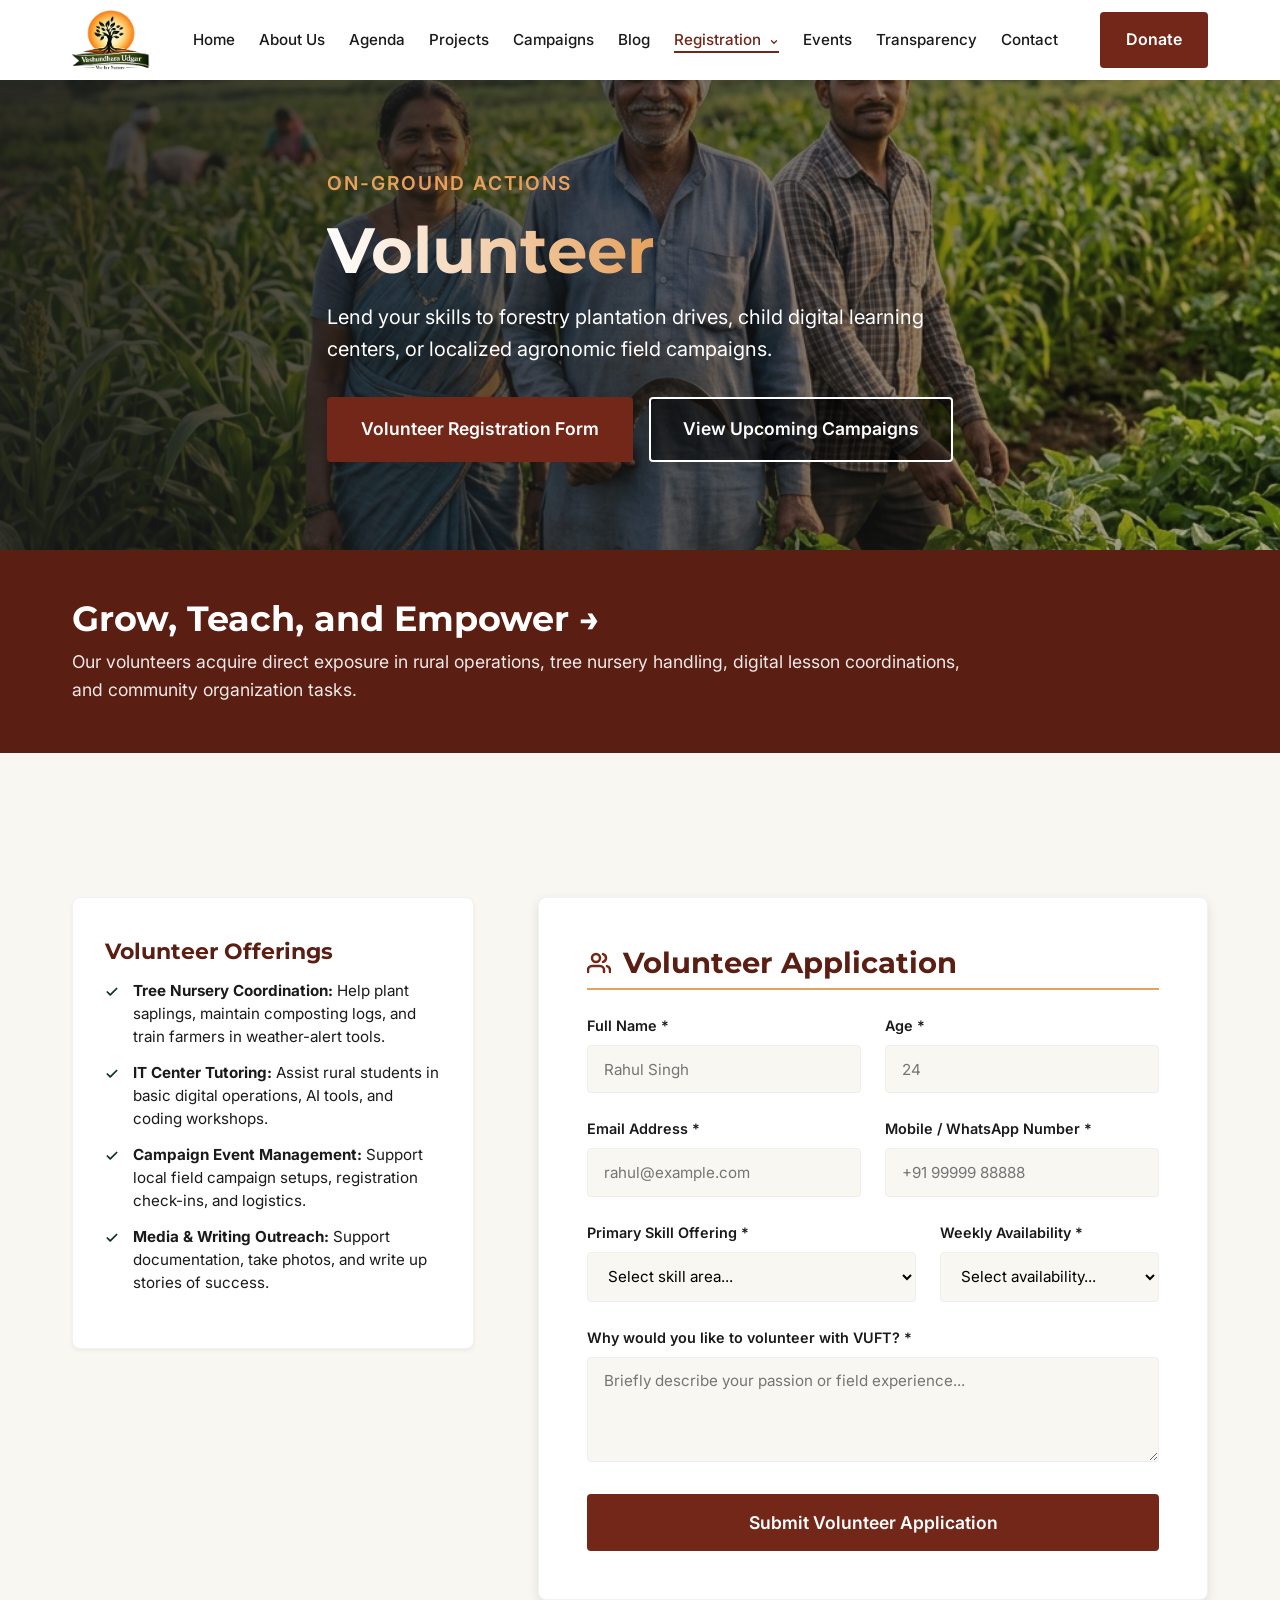
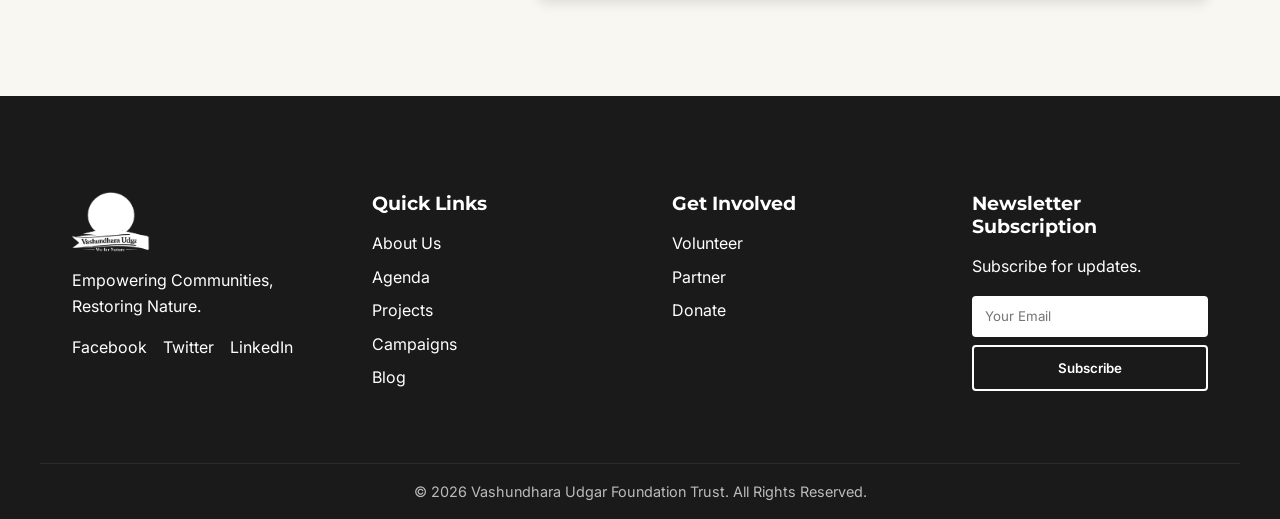
<file: volunteer.html>
<!DOCTYPE html>
<html lang="en">
<head>
    <meta charset="UTF-8">
    <meta name="viewport" content="width=device-width, initial-scale=1.0">
    <meta name="description" content="Register as a field campaign volunteer with Vashundhara Udgar Foundation Trust.">
    <title>Join as a Volunteer | Vashundhara Udgar Foundation Trust</title>
    <link rel="preconnect" href="https://fonts.googleapis.com">
    <link rel="preconnect" href="https://fonts.gstatic.com" crossorigin>
    <link href="https://fonts.googleapis.com/css2?family=Inter:wght@300;400;500;600;700&family=Montserrat:wght@500;600;700;800&display=swap" rel="stylesheet">
    <link rel="stylesheet" href="style.css">
    <style>
        .volunteer-layout-grid {
            display: grid;
            grid-template-columns: 1fr 1.3fr;
            gap: var(--spacing-lg);
            margin-top: 3rem;
            align-items: start;
        }
        .volunteer-info-box {
            text-align: left;
            display: flex;
            flex-direction: column;
            gap: 2rem;
        }
        .info-card-premium {
            background: var(--color-bg-white);
            padding: 2.5rem 2rem;
            border-radius: 8px;
            box-shadow: var(--shadow-sm);
            border: 1px solid rgba(0,0,0,0.05);
        }
        .info-card-premium h3 {
            color: var(--color-primary-dark);
            margin-bottom: 1rem;
            font-size: 1.4rem;
        }
        .info-card-premium ul {
            list-style: none;
            padding: 0;
        }
        .info-card-premium ul li {
            position: relative;
            padding-left: 1.75rem;
            margin-bottom: 0.85rem;
            font-size: 0.95rem;
            line-height: 1.5;
            color: var(--color-text-dark);
        }
        .info-card-premium ul li::before {
            content: "";
            position: absolute;
            left: 0;
            top: 5px;
            width: 14px;
            height: 14px;
            background-image: url("data:image/svg+xml,%3Csvg xmlns='http://www.w3.org/2000/svg' viewBox='0 0 24 24' fill='none' stroke='%230A3222' stroke-width='3' stroke-linecap='round' stroke-linejoin='round'%3E%3Cpolyline points='20 6 9 17 4 12'%3E%3C/polyline%3E%3C/svg%3E");
            background-size: contain;
            background-repeat: no-repeat;
            position: absolute;
            left: 0;
            color: var(--color-secondary);
            font-weight: bold;
        }
        .volunteer-form-card {
            background: var(--color-bg-white);
            padding: 3rem;
            border-radius: 8px;
            box-shadow: var(--shadow-md);
            border: 1px solid rgba(0,0,0,0.05);
            text-align: left;
        }
        .form-row {
            display: flex;
            gap: 1.5rem;
            margin-bottom: 1.5rem;
        }
        .form-group {
            flex: 1;
            display: flex;
            flex-direction: column;
            gap: 0.5rem;
        }
        .form-group label {
            font-size: 0.9rem;
            font-weight: 600;
            color: var(--color-text-dark);
        }
        .form-group input, .form-group textarea, .form-group select {
            padding: 0.85rem 1rem;
            border: 1.5px solid #eee;
            border-radius: 4px;
            font-family: var(--font-body);
            font-size: 0.95rem;
            background-color: var(--color-bg-light);
            transition: all var(--transition-fast);
        }
        .form-group input:focus, .form-group textarea:focus, .form-group select:focus {
            border-color: var(--color-primary);
            background-color: white;
            outline: none;
            box-shadow: 0 0 10px rgba(114, 39, 24, 0.08);
        }
        @media (max-width: 992px) {
            .volunteer-layout-grid {
                grid-template-columns: 1fr;
                gap: var(--spacing-md);
            }
        }
        @media (max-width: 768px) {
            .form-row {
                flex-direction: column;
                gap: 1.5rem;
            }
            .volunteer-form-card {
                padding: 2rem 1.5rem;
            }
        }
    </style>
</head>
<body>
    <!-- Navbar -->
    <header class="header" id="header">
        <div class="container nav-container">
            <a href="index.html" class="logo">
                <img src="assets/images/logo vashundra.png" alt="VUFT Logo" style="height: 60px;">
            </a>
            <nav class="nav-menu" id="nav-menu">
                <ul class="nav-list">
                    <li class="nav-item"><a href="index.html" class="nav-link">Home</a></li>
                    <li class="nav-item"><a href="about.html" class="nav-link">About Us</a></li>
                    <li class="nav-item"><a href="agenda.html" class="nav-link">Agenda</a></li>
                    <li class="nav-item"><a href="projects.html" class="nav-link">Projects</a></li>
                    <li class="nav-item"><a href="campaigns.html" class="nav-link">Campaigns</a></li>
                    <li class="nav-item"><a href="blog.html" class="nav-link">Blog</a></li>
                    <li class="nav-item dropdown">
                        <a href="registration.html" class="nav-link active">Registration <span class="dropdown-icon"><svg width="10" height="10" viewBox="0 0 24 24" fill="none" stroke="currentColor" stroke-width="3" stroke-linecap="round" stroke-linejoin="round" style="vertical-align: middle; display: inline-block; margin-left: 2px;"><polyline points="6 9 12 15 18 9"></polyline></svg></span></a>
                        <ul class="dropdown-menu">
                            <li><a href="partner.html">Partner</a></li>
                            <li><a href="member.html">Member</a></li>
                            <li><a href="volunteer.html">Volunteer</a></li>
                        </ul>
                    </li>
                    <li class="nav-item"><a href="events.html" class="nav-link">Events</a></li>
                    <li class="nav-item"><a href="transparency.html" class="nav-link">Transparency</a></li>
                    <li class="nav-item"><a href="contact.html" class="nav-link">Contact</a></li>
                </ul>
            </nav>
            <div class="nav-actions">
                <a href="donate.html" class="btn btn-primary">Donate</a>
                <button class="menu-toggle" id="menu-toggle" aria-label="Toggle Menu">
                    <span class="bar"></span>
                    <span class="bar"></span>
                    <span class="bar"></span>
                </button>
            </div>
        </div>
    </header>

    <!-- 1. Hero Banner (Identical Layout to other subpages) -->
    <section class="inner-page-hero" id="home">
        <div class="hero-bg">
            <img src="assets/images/mission.png" alt="Join as a Volunteer" class="hero-img">
            <div class="hero-overlay"></div>
        </div>
        <div class="container hero-content">
            <span class="hero-subtitle animate-up">ON-GROUND ACTIONS</span>
            <h1 class="hero-title animate-up delay-1 text-gradient" style="background: linear-gradient(90deg, #FFFFFF 0%, var(--color-accent) 100%); -webkit-background-clip: text; -webkit-text-fill-color: transparent;">Volunteer</h1>
            <p class="hero-desc animate-up delay-2">Lend your skills to forestry plantation drives, child digital learning centers, or localized agronomic field campaigns.</p>
            <div class="hero-buttons animate-up delay-3">
                <a href="#volunteer-form-section" class="btn btn-primary btn-lg">Volunteer Registration Form</a>
                <a href="events.html" class="btn btn-outline btn-lg" style="background: rgba(0,0,0,0.5);">View Upcoming Campaigns</a>
            </div>
        </div>
    </section>

    <!-- 2. Introduction Banner -->
    <section class="section about-banner" style="background-color: var(--color-primary-dark); color: white; padding: 3rem 0;">
        <div class="container">
            <div class="animate-on-scroll">
                <h2 style="font-size: 2.2rem; margin-bottom: 0.5rem; color: white;">Grow, Teach, and Empower &rarr;</h2>
                <p style="font-size: 1.1rem; max-width: 900px; color: rgba(255, 255, 255, 0.9);">Our volunteers acquire direct exposure in rural operations, tree nursery handling, digital lesson coordinations, and community organization tasks.</p>
            </div>
        </div>
    </section>

    <!-- 3. Volunteer Panel & Form -->
    <section class="section" id="volunteer-form-section">
        <div class="container">
            <div class="volunteer-layout-grid">
                <!-- Info Cards -->
                <div class="volunteer-info-box animate-on-scroll delay-1">
                    <div class="info-card-premium">
                        <h3>Volunteer Offerings</h3>
                        <ul>
                            <li><strong>Tree Nursery Coordination:</strong> Help plant saplings, maintain composting logs, and train farmers in weather-alert tools.</li>
                            <li><strong>IT Center Tutoring:</strong> Assist rural students in basic digital operations, AI tools, and coding workshops.</li>
                            <li><strong>Campaign Event Management:</strong> Support local field campaign setups, registration check-ins, and logistics.</li>
                            <li><strong>Media & Writing Outreach:</strong> Support documentation, take photos, and write up stories of success.</li>
                        </ul>
                    </div>
                </div>

                <!-- Registration Form -->
                <div class="volunteer-form-card animate-on-scroll delay-2">
                    <h3 style="color: var(--color-primary-dark); font-size: 1.8rem; margin-bottom: 1.5rem; font-weight: 700; border-bottom: 2px solid var(--color-accent); padding-bottom: 0.5rem; display: flex; align-items: center; gap: 0.75rem;">
                        <svg viewBox="0 0 24 24" width="24" height="24" fill="none" stroke="currentColor" stroke-width="2.5" stroke-linecap="round" stroke-linejoin="round" style="color: var(--color-primary);">
                            <path d="M17 21v-2a4 4 0 0 0-4-4H5a4 4 0 0 0-4 4v2"></path>
                            <circle cx="9" cy="7" r="4"></circle>
                            <path d="M23 21v-2a4 4 0 0 0-3-3.87"></path>
                            <path d="M16 3.13a4 4 0 0 1 0 7.75"></path>
                        </svg>
                        Volunteer Application
                    </h3>
                    <form action="#" method="POST">
                        <div class="form-row">
                            <div class="form-group">
                                <label for="vol-name">Full Name *</label>
                                <input type="text" id="vol-name" name="vol-name" placeholder="Rahul Singh" required>
                            </div>
                            <div class="form-group">
                                <label for="vol-age">Age *</label>
                                <input type="number" id="vol-age" name="vol-age" placeholder="24" min="15" required>
                            </div>
                        </div>
                        <div class="form-row">
                            <div class="form-group">
                                <label for="vol-email">Email Address *</label>
                                <input type="email" id="vol-email" name="vol-email" placeholder="rahul@example.com" required>
                            </div>
                            <div class="form-group">
                                <label for="vol-phone">Mobile / WhatsApp Number *</label>
                                <input type="tel" id="vol-phone" name="vol-phone" placeholder="+91 99999 88888" required>
                            </div>
                        </div>
                        <div class="form-row">
                            <div class="form-group">
                                <label for="vol-skill">Primary Skill Offering *</label>
                                <select id="vol-skill" name="vol-skill" required>
                                    <option value="">Select skill area...</option>
                                    <option value="farming">Farming & Forestry Fieldwork</option>
                                    <option value="it">Teaching Youth IT / Computer Literacy</option>
                                    <option value="event">Campaign Coordination & Logistics</option>
                                    <option value="writing">Content Writing & Media Management</option>
                                </select>
                            </div>
                            <div class="form-group">
                                <label for="vol-avail">Weekly Availability *</label>
                                <select id="vol-avail" name="vol-avail" required>
                                    <option value="">Select availability...</option>
                                    <option value="weekends">Weekends Only</option>
                                    <option value="weekdays">Weekdays Only</option>
                                    <option value="flexible">Flexible / Anytime</option>
                                </select>
                            </div>
                        </div>
                        <div class="form-group" style="margin-bottom: 2rem;">
                            <label for="vol-reason">Why would you like to volunteer with VUFT? *</label>
                            <textarea id="vol-reason" name="vol-reason" rows="4" placeholder="Briefly describe your passion or field experience..." required></textarea>
                        </div>
                        <button type="submit" class="btn btn-primary btn-lg" style="width: 100%;">Submit Volunteer Application</button>
                    </form>
                </div>
            </div>
        </div>
    </section>

    <!-- Footer -->
    <footer class="footer">
        <div class="container footer-container">
            <div class="footer-col">
                <a href="index.html" class="logo"><img src="assets/images/logo vashundra.png" alt="VUFT Logo" style="height: 60px; filter: brightness(0) invert(1);"></a>
                <p style="margin-top: 1rem;">Empowering Communities, Restoring Nature.</p>
                <div class="social-links">
                    <a href="#">Facebook</a>
                    <a href="#">Twitter</a>
                    <a href="#">LinkedIn</a>
                </div>
            </div>
            <div class="footer-col">
                <h4>Quick Links</h4>
                <ul>
                    <li><a href="about.html">About Us</a></li>
                    <li><a href="agenda.html">Agenda</a></li>
                    <li><a href="projects.html">Projects</a></li>
                    <li><a href="campaigns.html">Campaigns</a></li>
                    <li><a href="blog.html">Blog</a></li>
                </ul>
            </div>
            <div class="footer-col">
                <h4>Get Involved</h4>
                <ul>
                    <li><a href="volunteer.html">Volunteer</a></li>
                    <li><a href="partner.html">Partner</a></li>
                    <li><a href="donate.html">Donate</a></li>
                </ul>
            </div>
            <div class="footer-col">
                <h4>Newsletter Subscription</h4>
                <p>Subscribe for updates.</p>
                <form class="newsletter-form">
                    <input type="email" placeholder="Your Email" required>
                    <button type="submit" class="btn btn-outline">Subscribe</button>
                </form>
            </div>
        </div>
        <div class="container footer-bottom">
            <p>&copy; 2026 Vashundhara Udgar Foundation Trust. All Rights Reserved.</p>
        </div>
    </footer>

    <script src="script.js"></script>
</body>
</html>
</file>
<file: style.css>
/* =========================================
   Design System & Variables
   ========================================= */
:root {
    /* Colors derived from WWF reference */
    --color-primary: #722718;     /* Earthy Red/Brown */
    --color-primary-dark: #5A1E12;
    --color-secondary: #0A3222;   /* Deep Forest Green */
    --color-bg-light: #F9F7F1;    /* Cream/Off-white */
    --color-bg-white: #FFFFFF;
    --color-text-dark: #1A1A1A;
    --color-text-muted: #555555;
    --color-text-light: #FFFFFF;
    --color-accent: #E6A15C;      /* Soft Orange/Gold for highlights */

    /* Typography */
    --font-heading: 'Montserrat', sans-serif;
    --font-body: 'Inter', sans-serif;

    /* Spacing & Layout */
    --container-width: 1200px;
    --spacing-xs: 0.5rem;
    --spacing-sm: 1rem;
    --spacing-md: 2rem;
    --spacing-lg: 4rem;
    --spacing-xl: 6rem;

    /* Shadows & Transitions */
    --shadow-sm: 0 2px 4px rgba(0,0,0,0.05);
    --shadow-md: 0 4px 12px rgba(0,0,0,0.1);
    --transition-fast: 0.2s ease-in-out;
    --transition-normal: 0.3s ease-in-out;
}

/* =========================================
   Reset & Base Styles
   ========================================= */
* {
    margin: 0;
    padding: 0;
    box-sizing: border-box;
}

body {
    font-family: var(--font-body);
    color: var(--color-text-dark);
    background-color: var(--color-bg-light);
    line-height: 1.6;
    overflow-x: hidden;
}

h1, h2, h3, h4, h5, h6 {
    font-family: var(--font-heading);
    font-weight: 700;
    line-height: 1.2;
    margin-bottom: var(--spacing-sm);
    color: var(--color-primary);
}

a {
    text-decoration: none;
    color: inherit;
    transition: color var(--transition-fast);
}

ul {
    list-style: none;
}

img {
    max-width: 100%;
    height: auto;
    display: block;
}

.container {
    max-width: var(--container-width);
    margin: 0 auto;
    padding: 0 var(--spacing-md);
}

/* =========================================
   Buttons
   ========================================= */
.btn {
    display: inline-block;
    padding: 0.8rem 1.5rem;
    font-family: var(--font-body);
    font-weight: 600;
    text-align: center;
    border-radius: 4px;
    cursor: pointer;
    transition: all var(--transition-normal);
    border: 2px solid transparent;
}

.btn-primary {
    background-color: var(--color-primary);
    color: var(--color-text-light);
}

.btn-primary:hover {
    background-color: var(--color-primary-dark);
    transform: translateY(-2px);
    box-shadow: var(--shadow-md);
}

.btn-outline {
    background-color: transparent;
    border-color: var(--color-text-light);
    color: var(--color-text-light);
}

.btn-outline:hover {
    background-color: var(--color-text-light);
    color: var(--color-text-dark);
    transform: translateY(-2px);
}

.btn-lg {
    padding: 1rem 2rem;
    font-size: 1.1rem;
}

/* =========================================
   Navbar
   ========================================= */
.header {
    position: fixed;
    top: 0;
    left: 0;
    width: 100%;
    background-color: var(--color-bg-white);
    box-shadow: var(--shadow-sm);
    z-index: 1000;
    transition: background-color var(--transition-normal);
}

.nav-container {
    display: flex;
    justify-content: space-between;
    align-items: center;
    height: 80px;
}

.logo-text {
    font-family: var(--font-heading);
    font-size: 1.8rem;
    font-weight: 700;
    color: var(--color-primary);
    letter-spacing: 1px;
}

.nav-list {
    display: flex;
    gap: 1.5rem;
}

.nav-link {
    font-weight: 500;
    font-size: 0.95rem;
    position: relative;
}

.nav-link:hover, .nav-link.active {
    color: var(--color-primary);
}

.nav-link::after {
    content: '';
    position: absolute;
    bottom: -4px;
    left: 0;
    width: 0;
    height: 2px;
    background-color: var(--color-primary);
    transition: width var(--transition-fast);
}

.nav-link:hover::after, .nav-link.active::after {
    width: 100%;
}

.dropdown {
    position: relative;
}

.dropdown-icon {
    font-size: 0.7rem;
    margin-left: 2px;
}

.dropdown-menu {
    position: absolute;
    top: 100%;
    left: 0;
    background-color: var(--color-bg-white);
    box-shadow: var(--shadow-md);
    min-width: 200px;
    opacity: 0;
    visibility: hidden;
    transform: translateY(10px);
    transition: all var(--transition-fast);
    padding: 0.5rem 0;
    border-radius: 4px;
}

.dropdown:hover .dropdown-menu {
    opacity: 1;
    visibility: visible;
    transform: translateY(0);
}

.dropdown-menu li a {
    display: block;
    padding: 0.5rem 1.5rem;
    font-size: 0.9rem;
}

.dropdown-menu li a:hover {
    background-color: var(--color-bg-light);
    color: var(--color-primary);
}

.nav-actions {
    display: flex;
    align-items: center;
    gap: 1rem;
}

.menu-toggle {
    display: none;
    flex-direction: column;
    gap: 5px;
    background: none;
    border: none;
    cursor: pointer;
}

.menu-toggle .bar {
    width: 25px;
    height: 3px;
    background-color: var(--color-text-dark);
    transition: all var(--transition-fast);
}

/* =========================================
   Hero Section
   ========================================= */
.hero {
    position: relative;
    height: 100vh;
    min-height: 600px;
    display: flex;
    align-items: center;
    justify-content: flex-start;
    padding-top: 80px; /* offset for fixed header */
    overflow: hidden;
}

.hero-bg {
    position: absolute;
    top: 0;
    left: 0;
    width: 100%;
    height: 100%;
    z-index: 1;
}

.hero-img {
    width: 100%;
    height: 100%;
    object-fit: cover;
}

.hero-overlay {
    position: absolute;
    top: 0;
    left: 0;
    width: 100%;
    height: 100%;
    background: linear-gradient(90deg, rgba(26,26,26,0.8) 0%, rgba(26,26,26,0.4) 50%, rgba(26,26,26,0) 100%);
}

.hero-content {
    position: relative;
    z-index: 2;
    max-width: 800px;
    color: var(--color-text-light);
}

.hero-subtitle {
    display: block;
    font-size: 1.2rem;
    font-weight: 600;
    text-transform: uppercase;
    letter-spacing: 2px;
    margin-bottom: var(--spacing-sm);
    color: var(--color-accent);
}

.hero-title {
    font-size: 4rem;
    color: var(--color-text-light);
    margin-bottom: var(--spacing-sm);
    line-height: 1.1;
}

.hero-desc {
    font-size: 1.25rem;
    margin-bottom: var(--spacing-md);
    max-width: 600px;
}

.hero-buttons {
    display: flex;
    gap: 1rem;
}

/* Subpage / Inner Hero Section */
.inner-page-hero {
    position: relative;
    height: 550px;
    display: flex;
    align-items: center;
    justify-content: flex-start;
    padding-top: 80px; /* offset for fixed header */
    overflow: hidden;
}

.inner-page-hero .hero-bg {
    position: absolute;
    top: 0;
    left: 0;
    width: 100%;
    height: 100%;
    z-index: 1;
}

.inner-page-hero .hero-img {
    width: 100%;
    height: 100%;
    object-fit: cover;
}

.inner-page-hero .hero-overlay {
    position: absolute;
    top: 0;
    left: 0;
    width: 100%;
    height: 100%;
    background: linear-gradient(90deg, rgba(26,26,26,0.85) 0%, rgba(26,26,26,0.5) 70%, rgba(26,26,26,0.3) 100%);
}

.inner-page-hero .hero-content {
    position: relative;
    z-index: 2;
    max-width: 800px;
    color: var(--color-text-light);
}

/* =========================================
   Animations
   ========================================= */
.animate-up {
    opacity: 0;
    transform: translateY(30px);
    animation: fadeInUp 0.8s forwards cubic-bezier(0.2, 0.8, 0.2, 1);
}

.delay-1 { animation-delay: 0.2s; }
.delay-2 { animation-delay: 0.4s; }
.delay-3 { animation-delay: 0.6s; }

@keyframes fadeInUp {
    to {
        opacity: 1;
        transform: translateY(0);
    }
}

/* =========================================
   Typography & Utilities
   ========================================= */
.text-gradient {
    background: linear-gradient(90deg, var(--color-primary) 0%, var(--color-accent) 100%);
    -webkit-background-clip: text;
    -webkit-text-fill-color: transparent;
    display: inline-block;
}

.dual-heading {
    color: var(--color-text-muted);
    font-weight: 500;
}

.dual-heading strong {
    color: var(--color-text-dark);
    font-weight: 700;
}

/* =========================================
   Sections & Layout
   ========================================= */
.section {
    padding: var(--spacing-xl) 0;
}

.bg-primary-dark {
    background-color: var(--color-primary-dark);
}

.text-light {
    color: var(--color-text-light);
}

.link-light {
    color: var(--color-text-light);
    text-decoration: underline;
    font-weight: 500;
}

.link-light:hover {
    color: var(--color-accent);
}

/* Mission Section */
.mission-container {
    display: flex;
    align-items: center;
    gap: var(--spacing-lg);
}

.mission-content {
    flex: 1;
}

.mission-content h2 {
    font-size: 2.5rem;
    margin-bottom: var(--spacing-md);
}

.mission-card {
    background-color: var(--color-bg-white);
    padding: var(--spacing-md);
    border-radius: 8px;
    box-shadow: var(--shadow-md);
    margin-right: -100px;
    position: relative;
    z-index: 2;
}

.mission-card h3 {
    font-size: 1.5rem;
    color: var(--color-text-dark);
}

.mission-image {
    flex: 1;
    border-radius: 8px;
    overflow: hidden;
}

/* Focus Areas & Generic Card Grid */
.projects-grid {
    display: grid;
    grid-template-columns: repeat(auto-fit, minmax(280px, 1fr));
    gap: var(--spacing-md);
}

.project-card {
    border-radius: 8px;
    overflow: hidden;
    transition: transform var(--transition-normal), box-shadow var(--transition-normal);
}

.project-card:hover {
    transform: translateY(-5px);
    box-shadow: 0 8px 24px rgba(0,0,0,0.08);
}

.project-card-content {
    padding: var(--spacing-md);
    text-align: left;
}

/* Projects Section */
.projects-section {
    background-color: var(--color-primary);
    color: var(--color-text-light);
    padding: var(--spacing-xl) 0;
}

.projects-section-header {
    display: flex;
    justify-content: space-between;
    align-items: flex-end;
    margin-bottom: var(--spacing-lg);
    gap: var(--spacing-md);
}

.projects-section-title {
    max-width: 750px;
    font-size: 2.5rem;
    font-weight: 500;
    line-height: 1.2;
    color: #F5CBB5; /* Premium soft peach/coral color from the WWF reference */
    margin-bottom: 0;
}

.projects-section-title strong {
    font-weight: 700;
    color: #FFFFFF;
}

.btn-stories-outline {
    display: inline-flex;
    align-items: center;
    gap: 0.5rem;
    padding: 0.75rem 2.2rem;
    border: 1.5px solid rgba(255, 255, 255, 0.7);
    border-radius: 50px;
    color: #FFFFFF;
    font-weight: 600;
    font-family: var(--font-body);
    font-size: 0.95rem;
    transition: all 0.3s ease;
    white-space: nowrap;
}

.btn-stories-outline:hover {
    background-color: #FFFFFF;
    color: var(--color-primary);
    border-color: #FFFFFF;
    transform: translateY(-2px);
    box-shadow: 0 4px 15px rgba(0, 0, 0, 0.2);
}

.btn-stories-outline:hover .arrow {
    transform: translateX(4px);
}

.arrow {
    display: inline-block;
    transition: transform 0.2s ease;
}

.projects-ref-grid {
    display: grid;
    grid-template-columns: repeat(3, 1fr);
    gap: var(--spacing-lg);
}

.project-ref-card {
    background: transparent;
    display: flex;
    flex-direction: column;
}

.project-img-wrapper {
    width: 100%;
    height: 240px;
    overflow: hidden;
    border-radius: 4px;
    margin-bottom: 0.75rem;
}

.project-img-wrapper img {
    width: 100%;
    height: 100%;
    object-fit: cover;
    transition: transform 0.5s cubic-bezier(0.25, 0.46, 0.45, 0.94);
}

.project-ref-card:hover .project-img-wrapper img {
    transform: scale(1.04);
}

.project-credit {
    font-size: 0.75rem;
    color: rgba(255, 255, 255, 0.65);
    margin-bottom: 1.25rem;
    display: block;
    font-family: var(--font-body);
}

.project-category {
    font-size: 0.9rem;
    font-weight: 700;
    color: #FFFFFF;
    margin-bottom: 0.5rem;
    display: block;
    font-family: var(--font-body);
}

.project-title {
    font-size: 1.45rem;
    font-weight: 700;
    margin-bottom: 0.75rem;
    line-height: 1.25;
}

.project-title a {
    color: #FFFFFF;
    display: inline-block;
    transition: color 0.25s ease;
}

.project-title a:hover {
    color: #F5CBB5;
}

.project-title a:hover .arrow {
    transform: translateX(5px);
}

.project-description {
    font-size: 0.95rem;
    line-height: 1.5;
    color: rgba(255, 255, 255, 0.85);
    margin-bottom: 0;
}

/* Responsive adjustments for projects section */
@media (max-width: 992px) {
    .projects-section-title {
        font-size: 2.2rem;
    }
    .projects-ref-grid {
        grid-template-columns: repeat(2, 1fr);
        gap: var(--spacing-md);
    }
}

@media (max-width: 768px) {
    .projects-section-header {
        flex-direction: column;
        align-items: flex-start;
        gap: 1.25rem;
    }
    .projects-section-title {
        font-size: 1.85rem;
    }
    .projects-ref-grid {
        grid-template-columns: 1fr;
        gap: var(--spacing-lg);
    }
    .project-img-wrapper {
        height: 200px;
    }
}

/* Impact Section */
.impact-section {
    background-color: var(--color-bg-light);
    text-align: center;
}

.impact-section h2 {
    font-size: 2.5rem;
    margin-bottom: var(--spacing-lg);
}

.stats-grid {
    display: flex;
    justify-content: space-around;
    flex-wrap: wrap;
    gap: var(--spacing-md);
}

.stat-item {
    display: flex;
    flex-direction: column;
}

.stat-number {
    font-family: var(--font-heading);
    font-size: 4rem;
    font-weight: 700;
    color: var(--color-primary);
    line-height: 1;
}

.stat-text {
    font-size: 1.1rem;
    font-weight: 500;
    margin-top: var(--spacing-xs);
}

/* Footer */
.footer {
    background-color: var(--color-text-dark);
    color: var(--color-text-light);
    padding: var(--spacing-xl) 0 var(--spacing-sm);
}

.footer-container {
    display: grid;
    grid-template-columns: repeat(auto-fit, minmax(200px, 1fr));
    gap: var(--spacing-lg);
    margin-bottom: var(--spacing-lg);
}

.footer-col h4 {
    color: var(--color-text-light);
    margin-bottom: var(--spacing-sm);
    font-size: 1.2rem;
}

.footer-col ul li {
    margin-bottom: var(--spacing-xs);
}

.footer-col ul li a:hover {
    color: var(--color-accent);
}

.social-links {
    margin-top: var(--spacing-sm);
    display: flex;
    gap: 1rem;
}

.newsletter-form {
    display: flex;
    flex-direction: column;
    gap: var(--spacing-xs);
    margin-top: var(--spacing-sm);
}

.newsletter-form input {
    padding: 0.8rem;
    border: none;
    border-radius: 4px;
    font-family: var(--font-body);
}

.footer-bottom {
    text-align: center;
    border-top: 1px solid rgba(255,255,255,0.1);
    padding-top: var(--spacing-sm);
    font-size: 0.9rem;
    opacity: 0.7;
}

/* Animation trigger class */
.animate-on-scroll {
    opacity: 0;
    transform: translateY(30px);
    transition: opacity 0.8s ease, transform 0.8s ease;
}

.animate-on-scroll.in-view {
    opacity: 1;
    transform: translateY(0);
}

/* =========================================
   Responsive
   ========================================= */
@media (max-width: 992px) {
    .nav-list {
        display: none;
    }
    .menu-toggle {
        display: flex;
    }
    .hero-title {
        font-size: 3rem;
    }
}

@media (max-width: 768px) {
    .hero-title {
        font-size: 2.5rem;
    }
    .hero-desc {
        font-size: 1.1rem;
    }
    .hero-buttons {
        flex-direction: column;
    }
    .hero-overlay {
        background: linear-gradient(0deg, rgba(26,26,26,0.8) 0%, rgba(26,26,26,0.6) 100%);
    }
    .hero-content {
        text-align: center;
        display: flex;
        flex-direction: column;
        align-items: center;
    }
}
</file>
